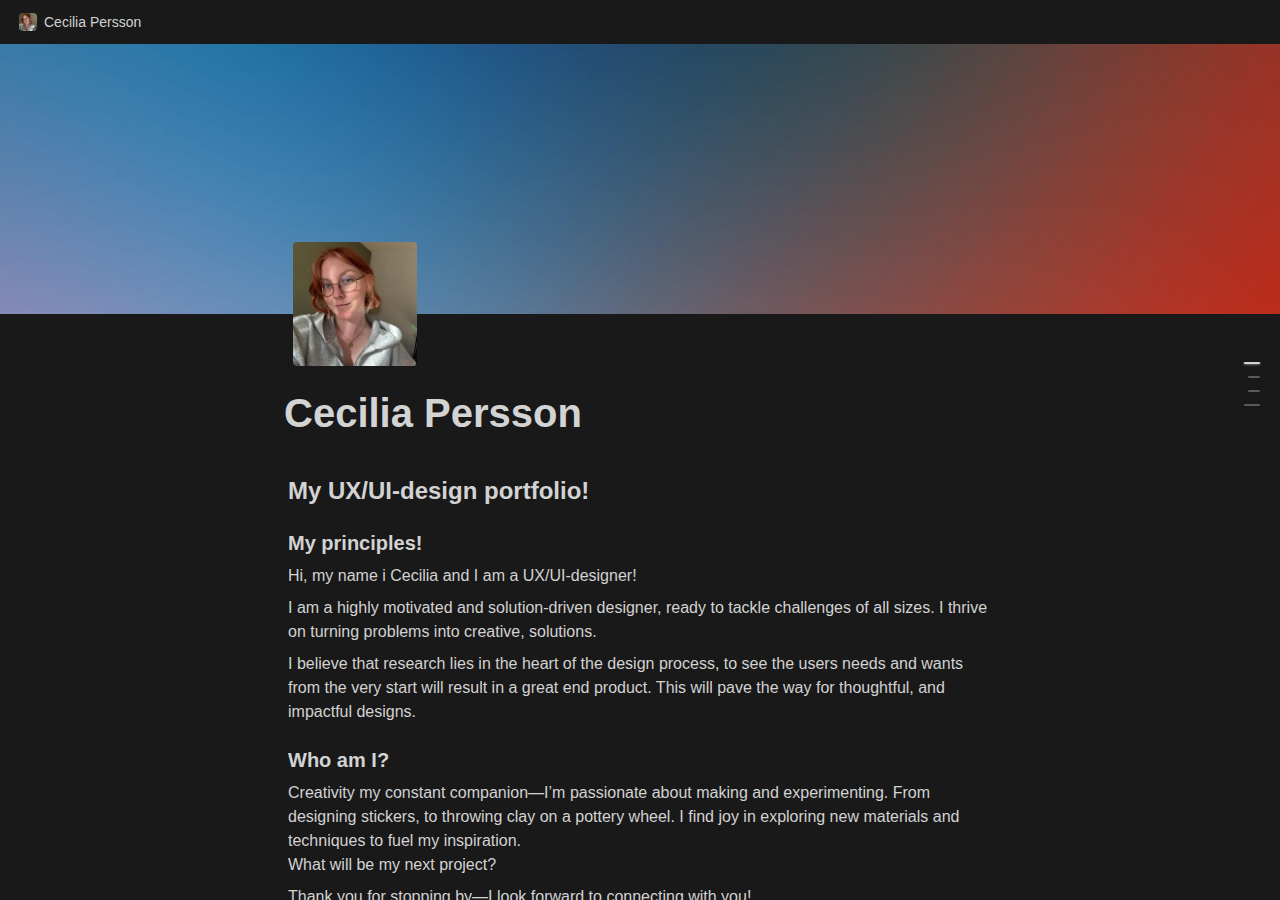
<file: index.html>
<html class="notion-html" lang="en" style="--full-viewport-height: 761px;"><head lang="en"><meta charset="utf-8"/><meta content="width=device-width,height=device-height,initial-scale=1,maximum-scale=1,user-scalable=no,viewport-fit=cover" name="viewport"/><noscript><meta content="0;url=https://www.notion.so/disabled-javascript.html" http-equiv="refresh"/></noscript><title>Cecilia Persson</title><meta content="en_US" property="og:locale"/><meta content="yes" name="mobile-web-app-capable"/><meta content="app-id=1232780281" property="apple-itunes-app"/><link href="/image/https%3A%2F%2Fprod-files-secure.s3.us-west-2.amazonaws.com%2F648340ae-2f6b-4916-8552-285585c329cb%2Fedfd9c8c-6f67-424c-a210-f4437d7c7df2%2FIMG_3897.jpeg?table=block&amp;id=158ca0c5-9029-808e-b111-f1178a3e2187&amp;spaceId=648340ae-2f6b-4916-8552-285585c329cb&amp;favicon=true&amp;userId=&amp;cache=v2" rel="shortcut icon" type="image/x-icon"/><link href="/images/logo-ios.png" rel="apple-touch-icon"/><meta content="telephone=no" name="format-detection"/><meta content="no" name="msapplication-tap-highlight"/><link href="assets/4e8dd02ae0f74049b708c079bcd1feb979cff37d.css" media="print" rel="stylesheet"/><style>body{background:#fff}body.dark{background:#191919}@keyframes startup-shimmer-animation{0%{transform:translateX(-100%) translateZ(0)}100%{transform:translateX(100%) translateZ(0)}}@keyframes startup-shimmer-fade-in{0%{opacity:0}100%{opacity:1}}@keyframes startup-spinner-rotate{0%{transform:rotate(0) translateZ(0)}100%{transform:rotate(360deg) translateZ(0)}}#initial-loading-spinner{position:fixed;height:100vh;width:100vw;z-index:-1;display:none;align-items:center;justify-content:center;opacity:.5}#initial-loading-spinner svg{height:24px;width:24px;animation:startup-spinner-rotate 1s linear infinite;transform-origin:center center;pointer-events:none}#skeleton{background:#fff;position:fixed;height:100vh;width:100vw;z-index:-1;display:none;overflow:hidden}#initial-loading-spinner.show,#skeleton.show{display:flex}body.dark #skeleton{background:#191919}.notion-front-page #skeleton,.notion-mobile #skeleton{display:none}#skeleton-sidebar{background-color:#f8f8f7;box-shadow:inset -1px 0 0 0 rgba(0,0,0,.025);display:flex;width:240px;flex-direction:column;padding:12px 14px;overflow:hidden}body.dark #skeleton-sidebar{background-color:#202020;box-shadow:inset -1px 0 0 0 rgba(255,255,255,.05)}#skeleton.isElectron #skeleton-sidebar{padding-top:46px}#skeleton .row{display:flex;margin-bottom:11px;align-items:center}#skeleton .row.fadein{animation:1s ease-in 0s 1 normal both running startup-shimmer-fade-in}#skeleton .chevron{width:12px;height:12px;display:block;margin-right:4px;fill:rgba(227,226,224,.5)}body.dark #skeleton .chevron{fill:#2f2f2f}.startup-shimmer{background:rgba(227,226,224,.5);overflow:hidden;position:relative}body.dark .startup-shimmer{background:#2f2f2f}.startup-shimmer::before{content:"";position:absolute;height:100%;width:100%;z-index:1;animation:1s linear infinite startup-shimmer-animation;background:linear-gradient(90deg,rgba(0,0,0,0) 0,rgba(0,0,0,.03) 50%,rgba(0,0,0,0) 100%)}body.dark .startup-shimmer::before{background:linear-gradient(90deg,transparent 0,rgba(86,86,86,.1) 50%,transparent 100%)}#skeleton .icon{width:20px;height:20px;border-radius:4px}#skeleton .text{height:10px;border-radius:10px}#skeleton .draggable{-webkit-app-region:drag;position:absolute;top:0;left:0;width:100%;height:36px;display:none}#skeleton.isElectron .draggable{display:block}</style><link href="assets/927c54451598b24662c11d72296de8a475c0e6aa.css" rel="stylesheet"/><link href="assets/injection.css" rel="stylesheet"/><style>


		
		
		.assistant-grouped-edit-chat-container .assistant-grouped-edit-insert {
			background: initial !important;
			border-bottom: initial !important;
			color: rgba(255, 255, 255, 0.81) !important;
		}

		.assistant-grouped-edit-chat-container .assistant-grouped-edit-remove {
			background: initial !important;
			border-bottom: initial !important;
			color: rgba(255, 255, 255, 0.13) !important;
		}
	
	</style></head><body class="notion-body"><style id="scroll-properties"></style><div id="notion-app"><div class="notion-app-inner notion-dark-theme" style='color: rgba(255, 255, 255, 0.81); fill: currentcolor; line-height: 1.5; font-family: ui-sans-serif, -apple-system, BlinkMacSystemFont, "Segoe UI Variable Display", "Segoe UI", Helvetica, "Apple Color Emoji", Arial, sans-serif, "Segoe UI Emoji", "Segoe UI Symbol"; -webkit-font-smoothing: auto; background-color: rgb(25, 25, 25); transition: height 0.1s;'><div style="height: 100%;"><div class="notion-cursor-listener" style="width: 100vw; height: 100%; position: relative; display: flex; flex: 1 1 0%; background: rgb(25, 25, 25); cursor: text;"><div class="" style="order: 3; display: flex; flex-direction: column; width: 100%; overflow: hidden; isolation: auto;"><header style="background: rgb(25, 25, 25); max-width: 100vw; z-index: 100; user-select: none;"><div class="notion-topbar" style="width: calc(100% + 0px); max-width: 100vw; height: 44px; opacity: 1; transition: opacity 700ms, color 700ms; position: relative; left: 0px;"><div style="display: flex; justify-content: space-between; align-items: center; overflow: hidden; height: 44px; padding-left: 12px; padding-right: 10px;"><div class="notranslate shadow-cursor-breadcrumb" style="display: flex; align-items: center; line-height: 1.2; font-size: 14px; height: 100%; flex-grow: 0; margin-right: 8px; min-width: 0px;"><div aria-disabled="true" role="button" style="user-select: none; transition: background 20ms ease-in; cursor: default; display: inline-flex; align-items: center; flex-shrink: 1; white-space: nowrap; height: 24px; border-radius: 6px; font-size: 14px; line-height: 1.2; min-width: 0px; padding-left: 6px; padding-right: 6px; color: rgba(255, 255, 255, 0.81);" tabindex="-1"><div class="notion-record-icon notranslate" style="display: flex; align-items: center; justify-content: center; height: 20px; width: 20px; border-radius: 0.25em; flex-shrink: 0; margin-right: 6px;"><div><div class="" style="width: 100%; height: 100%;"><img referrerpolicy="same-origin" src="assets/9152ae22c880d1008c6319cece431b4ad0bb4d6e.jpeg" style="display: block; object-fit: cover; border-radius: 4px; width: 17.76px; height: 17.76px; transition: opacity 100ms ease-out;"/></div></div></div><div class="notranslate" style="white-space: nowrap; overflow: hidden; text-overflow: ellipsis; max-width: 240px;">Cecilia Persson</div></div></div><div style="flex-grow: 1; flex-shrink: 1;"></div><div style="display: flex; justify-content: space-between; padding-left: 10px;"><div aria-disabled="true" aria-label="Close panel" class="notion-close-sidebar" role="button" style="user-select: none; transition-behavior: normal; transition-duration: 200ms; transition-timing-function: ease; transition-property: opacity; cursor: default; opacity: 0; display: inline-flex; align-items: center; justify-content: center; flex-shrink: 0; border-radius: 6px; height: 24px; width: 24px; padding: 0px; position: relative; margin-left: 10px; fill: rgba(255, 255, 255, 0.443);" tabindex="-1"><svg class="doubleChevronRight" role="graphics-symbol" style="width: 16px; height: 16px; display: block; fill: inherit; flex-shrink: 0;" viewBox="0 0 16 16"><path d="M2.25781 14.1211C2.47656 14.1211 2.66797 14.0391 2.81836 13.8887L8.14355 8.67969C8.32812 8.49512 8.41699 8.29688 8.41699 8.06445C8.41699 7.8252 8.32812 7.62012 8.14355 7.44922L2.81836 2.24023C2.66797 2.08984 2.4834 2.00781 2.25781 2.00781C1.81348 2.00781 1.46484 2.35645 1.46484 2.80078C1.46484 3.0127 1.55371 3.21777 1.7041 3.375L6.50977 8.05762L1.7041 12.7539C1.55371 12.9043 1.46484 13.1094 1.46484 13.3281C1.46484 13.7725 1.81348 14.1211 2.25781 14.1211ZM8.36914 14.1211C8.58789 14.1211 8.77246 14.0391 8.92285 13.8887L14.2549 8.67969C14.4395 8.49512 14.5283 8.29688 14.5283 8.06445C14.5283 7.8252 14.4326 7.62012 14.2549 7.44922L8.92285 2.24023C8.77246 2.08984 8.58789 2.00781 8.36914 2.00781C7.9248 2.00781 7.56934 2.35645 7.56934 2.80078C7.56934 3.0127 7.66504 3.21777 7.81543 3.375L12.6211 8.05762L7.81543 12.7539C7.66504 12.9043 7.56934 13.1094 7.56934 13.3281C7.56934 13.7725 7.9248 14.1211 8.36914 14.1211Z"></path></svg></div><div style="display: flex;"><div role="button" style="user-select: none; transition: background 20ms ease-in; cursor: pointer; display: inline-flex; align-items: center; flex-shrink: 0; white-space: nowrap; height: 28px; border-radius: 6px; font-size: 14px; line-height: 1.2; min-width: 0px; padding-left: 8px; padding-right: 8px; color: rgba(255, 255, 255, 0.81);" tabindex="0"><svg class="search" role="graphics-symbol" style="width: 14px; height: 14px; display: block; fill: inherit; flex-shrink: 0;" viewBox="0 0 16 16"><path d="M.281 6.438c0-.875.164-1.696.492-2.461a6.484 6.484 0 011.375-2.032A6.237 6.237 0 016.64.078 6.2 6.2 0 019.11.57c.77.328 1.447.787 2.03 1.375a6.374 6.374 0 011.368 2.032c.333.765.5 1.586.5 2.46 0 .688-.107 1.342-.32 1.961a6.28 6.28 0 01-.868 1.696l3.563 3.578c.11.104.19.226.242.367.057.14.086.29.086.445 0 .22-.05.417-.149.594a1.122 1.122 0 01-1 .57c-.156 0-.307-.028-.453-.086a1.058 1.058 0 01-.382-.25l-3.586-3.585c-.5.333-1.047.596-1.641.789a6.089 6.089 0 01-1.86.28 6.237 6.237 0 01-2.468-.491 6.4 6.4 0 01-2.024-1.367A6.509 6.509 0 01.773 8.913a6.256 6.256 0 01-.492-2.476zm1.664 0c0 .65.12 1.26.36 1.828a4.775 4.775 0 001.015 1.5c.433.427.933.763 1.5 1.007a4.548 4.548 0 001.82.368c.652 0 1.261-.123 1.829-.368a4.747 4.747 0 002.508-2.507 4.567 4.567 0 00.367-1.829c0-.645-.123-1.252-.367-1.82a4.776 4.776 0 00-1.016-1.5A4.578 4.578 0 008.469 2.11a4.567 4.567 0 00-1.828-.367c-.646 0-1.253.123-1.82.367a4.667 4.667 0 00-1.5 1.008c-.433.432-.772.932-1.016 1.5a4.633 4.633 0 00-.36 1.82z"></path></svg></div><div role="button" style="user-select: none; transition: background 20ms ease-in; cursor: pointer; display: inline-flex; align-items: center; flex-shrink: 0; white-space: nowrap; height: 28px; border-radius: 6px; font-size: 14px; line-height: 1.2; min-width: 0px; padding-left: 8px; padding-right: 8px; color: rgba(255, 255, 255, 0.81);" tabindex="0"><svg class="duplicate" role="graphics-symbol" style="width: 15px; height: 15px; display: block; fill: inherit; flex-shrink: 0;" viewBox="0 0 16 16"><path d="M2.83887 12.1523H4.00098V13.1846C4.00098 14.6406 4.75977 15.3994 6.24316 15.3994H13.1611C14.6377 15.3994 15.4033 14.6406 15.4033 13.1846V6.21191C15.4033 4.75586 14.6377 3.99707 13.1611 3.99707H11.999V2.96484C11.999 1.50879 11.2334 0.75 9.75684 0.75H2.83887C1.3623 0.75 0.59668 1.50195 0.59668 2.96484V9.93066C0.59668 11.3936 1.3623 12.1523 2.83887 12.1523ZM2.9209 10.8125C2.28516 10.8125 1.93652 10.4844 1.93652 9.82129V3.08105C1.93652 2.41797 2.28516 2.08301 2.9209 2.08301H9.68164C10.3105 2.08301 10.666 2.41797 10.666 3.08105V3.99707H6.24316C4.75977 3.99707 4.00098 4.75586 4.00098 6.21191V10.8125H2.9209ZM6.31836 14.0596C5.68262 14.0596 5.34082 13.7314 5.34082 13.0684V6.32812C5.34082 5.66504 5.68262 5.33691 6.31836 5.33691H13.0791C13.708 5.33691 14.0635 5.66504 14.0635 6.32812V13.0684C14.0635 13.7314 13.708 14.0596 13.0791 14.0596H6.31836Z"></path></svg></div><div aria-label="More actions" role="button" style="user-select: none; transition: background 20ms ease-in; cursor: pointer; display: flex; align-items: center; justify-content: center; width: 32px; height: 28px; border-radius: 4px;" tabindex="0"><svg class="ellipsis" role="graphics-symbol" style="width: 18px; height: 18px; display: block; fill: inherit; flex-shrink: 0;" viewBox="0 0 16 16"><path d="M2.887 9.014c.273 0 .52-.064.738-.192.219-.132.394-.307.526-.526.133-.219.199-.46.199-.725 0-.405-.142-.747-.424-1.025a1.41 1.41 0 00-1.04-.417c-.264 0-.505.066-.724.198a1.412 1.412 0 00-.718 1.244c0 .265.064.506.192.725.132.219.307.394.526.526.219.128.46.192.725.192zm5.113 0a1.412 1.412 0 001.244-.718c.132-.219.198-.46.198-.725 0-.405-.14-.747-.423-1.025A1.386 1.386 0 008 6.129c-.264 0-.506.066-.725.198a1.412 1.412 0 00-.718 1.244c0 .265.064.506.192.725.132.219.308.394.526.526.22.128.46.192.725.192zm5.106 0c.265 0 .506-.064.725-.192.219-.132.394-.307.526-.526.133-.219.199-.46.199-.725 0-.405-.142-.747-.424-1.025a1.394 1.394 0 00-1.026-.417 1.474 1.474 0 00-1.265.718c-.127.218-.19.46-.19.724 0 .265.063.506.19.725.133.219.308.394.527.526.223.128.47.192.738.192z"></path></svg></div><div role="button" style="user-select: none; transition: background 20ms ease-in; cursor: pointer; display: inline-flex; align-items: center; justify-content: center; white-space: nowrap; border-radius: 6px; height: 32px; padding: 0px 10px; font-size: 14px; line-height: 1.2; border: 1px solid rgba(255, 255, 255, 0.13); margin-left: 8px;" tabindex="0">Made with<svg class="notionLogoBlockMonoWhite" role="graphics-symbol" style="width: 14px; height: 14px; display: block; fill: inherit; flex-shrink: 0; margin-left: 6px;" viewBox="0 0 381 396"><path clip-rule="evenodd" d="M235.875 0.868913L42.2191 15.1299L42.0716 15.1427C29.2402 16.2539 17.5452 21.4575 9.54377 31.7056C2.00788 41.3575 0 52.6286 0 61.8081V273.61C0 290.004 6.39474 302.931 16.1515 315.934L16.2408 316.053L61.92 375.319L61.9886 375.407C67.4438 382.345 74.2617 388.53 83.9092 392.051C92.764 395.282 101.803 395.406 109.715 395.029L109.86 395.022L335.006 381.426L335.127 381.417C347.547 380.535 360.717 376.889 370.12 366.212C379.335 355.75 380.958 342.967 380.958 333.359V95.0753C380.958 86.7983 378.898 78.5009 372.39 70.965C368.595 66.5704 363.178 62.6545 359.406 59.9283C358.887 59.5528 358.398 59.1998 357.95 58.8713L357.768 58.7383L295.914 15.2639C287.833 9.40276 279.51 4.11203 268.519 1.62123C258.306 -0.693516 247.597 -0.133719 235.875 0.868913ZM44.056 38.0569L237.701 23.7967C239.187 23.6692 240.605 23.5551 241.959 23.4557C262.28 21.965 268.533 23.8019 282.545 33.9806L344.359 77.4261C344.891 77.8156 345.404 78.1905 345.899 78.5522C354.904 85.1258 357.958 87.3558 357.958 95.0753V333.359C357.958 347.359 353.177 355.996 336.907 358.134C335.822 358.277 334.687 358.391 333.498 358.475L108.619 372.055C94.3416 372.736 87.5464 370.701 80.0693 361.191L34.5487 302.131C34.0389 301.451 33.5477 300.782 33.0748 300.123C25.9812 290.237 23 282.531 23 273.61V61.8081C23 60.2816 23.085 58.7867 23.2643 57.3368C23.7339 53.5393 24.8501 50.0501 26.7789 47.1082C26.814 47.0547 26.8493 47.0014 26.8849 46.9483C26.9254 46.8879 26.9662 46.8277 27.0074 46.7677C30.2624 42.0312 35.7039 38.7802 44.056 38.0569Z" fill="white" fill-rule="evenodd"></path><path d="M80.7599 84.2182C91.6206 93.0413 95.6948 92.3681 116.088 91.0076L308.351 79.463C312.429 79.463 309.038 75.3949 307.678 74.7188L275.747 51.6355C269.629 46.8857 261.478 41.446 245.855 42.8066L59.6871 56.3852C52.8978 57.0584 51.5415 60.453 54.2457 63.1742L80.7599 84.2182Z" fill="white"></path><path clip-rule="evenodd" d="M92.3031 331.318V129.025C92.3031 120.201 95.021 116.125 103.169 115.44L323.977 102.546C331.466 101.868 334.857 106.623 334.857 115.44V316.376C334.857 325.208 333.495 332.686 321.261 333.359L109.964 345.585C97.7361 346.257 92.3031 342.191 92.3031 331.318ZM294.768 152.79C300.894 152.102 302.249 145.992 300.894 139.876L254.001 142.606C247.206 143.279 241.778 148.708 243.135 156.184L260.804 158.213V251.899L191.501 145.995L141.221 149.384C131.703 150.068 128.311 158.886 129.672 165.002L146.654 166.363V300.099L134.424 303.489C129.67 304.848 128.308 311.631 129.67 314.35L176.538 311.631C193.54 311.631 193.54 299.418 193.54 299.418L172.467 294.662V193.514L239.06 298.057C247.206 308.234 249.929 311.631 260.804 311.631C267.596 311.631 275.747 308.915 284.586 304.164V154.818L294.768 152.79Z" fill="white" fill-rule="evenodd"></path></svg></div></div></div></div></div><div style="width: calc(100% + 0px); user-select: none;"></div></header><main class="notion-frame" style="flex-grow: 0; flex-shrink: 1; display: flex; flex-direction: column; background: rgb(25, 25, 25); z-index: 1; height: calc(-44px + 100vh); max-height: 100%; position: relative; width: 1200px; transform: translateX(0px); transition-duration: 200ms; transition-timing-function: ease; transition-property: width, transform;"><div style="display: contents;"><div class="notion-scroller vertical" style="z-index: 1; display: flex; flex-direction: column; flex-grow: 1; position: relative; align-items: center; margin-right: 0px; margin-bottom: 0px; overflow: hidden auto;"><div class="sticky-portal-target" data-sticky-stack-name="default" style="position: sticky; z-index: 85; width: 100%; top: 0px; left: 0px; height: 0px; flex: 0 1 0%;"></div><div style="position: absolute; top: 0px; left: 0px; z-index: 99;"><div class="notion-selectable-hover-menu-item"></div></div><div aria-disabled="true" aria-label="Start typing to edit text" aria-multiline="true" class="whenContentEditable" data-content-editable-root="true" role="textbox" style="caret-color: rgba(255, 255, 255, 0.81); width: 100%; display: flex; flex-direction: column; position: relative; align-items: center; flex-grow: 1; --whenContentEditable--WebkitUserModify: read-write-plaintext-only;"><span data-content-editable-root-tiny-selection-trap="true" style="height: 1px; width: 1px; caret-color: transparent; margin-top: -1px;"></span><div class="layout" style="padding-bottom: 30vh; transform: translateX(0px); transition-duration: 200ms; transition-timing-function: ease; transition-property: transform;"><div class="pseudoSelection" contenteditable="false" data-content-editable-void="true" style="user-select: none; --pseudoSelection--background: transparent; display: contents;"><div class="layout-margin-right" style="width: calc(100% + 0px); grid-row: 1 / -1; padding-left: 0px; position: sticky; top: 0px; right: 0px; z-index: 80; transition: opacity 0.2s; opacity: 1; visibility: visible; pointer-events: none;"><div style="width: 100%; height: 0px;"></div><div class="hide-scrollbar ignore-scrolling-container notion-floating-table-of-contents" style="position: absolute; top: 0px; width: calc(100% + 0px); height: calc(-44px + 100vh); display: flex; flex-direction: column; pointer-events: none;"><div style="display: flex;"><div contenteditable="false" data-content-editable-void="true" style="width: 100%;"><div style="max-height: 319px; margin-bottom: 60px; pointer-events: auto;"><div style="max-height: 319px; display: flex; flex-direction: row; position: absolute; top: 318px; right: 0px; overflow-y: hidden; opacity: 1;"><div style="width: 56px; display: flex; flex-direction: column; justify-content: center; padding-bottom: 12px; padding-right: 8px;"><div style="display: flex; flex-direction: column; gap: 12px; padding-left: 20px; padding-bottom: 12px; height: 100%;"><div><div style="background-color: rgb(211, 211, 211); height: 2px; width: 16px; transition: background 0.2s, box-shadow 0.2s; box-shadow: rgb(211, 211, 211) 0px 0px 3px; border-radius: 2px; margin-left: 0px;"></div></div><div><div style="background-color: rgb(90, 90, 90); height: 2px; width: 12px; transition: background 0.2s, box-shadow 0.2s; box-shadow: none; border-radius: 2px; margin-left: 4px;"></div></div><div><div style="background-color: rgb(90, 90, 90); height: 2px; width: 12px; transition: background 0.2s, box-shadow 0.2s; box-shadow: none; border-radius: 2px; margin-left: 4px;"></div></div><div><div style="background-color: rgb(90, 90, 90); height: 2px; width: 16px; transition: background 0.2s, box-shadow 0.2s; box-shadow: none; border-radius: 2px; margin-left: 0px;"></div></div></div></div></div></div></div></div></div></div></div><div class="layout-full" style="isolation: isolate;"><div class="pseudoSelection" contenteditable="false" data-content-editable-void="true" style="user-select: none; --pseudoSelection--background: transparent; width: 100%; display: flex; flex-direction: column; align-items: center; flex-shrink: 0; flex-grow: 0; z-index: 2; transform: translateX(0px); transition-duration: 200ms; transition-timing-function: ease; transition-property: transform;"><div style="position: relative; width: 100%; z-index: 1; display: flex; flex-direction: column; align-items: center; height: 30vh; max-height: 280px; cursor: default;"><div style="width: 100%; cursor: inherit;"><div style="display: grid; width: 100%; height: 30vh; max-height: 280px;"><div class="" style="grid-area: 1 / 1; width: 100%; height: 100%;"><img referrerpolicy="same-origin" src="assets/36bb7466ac6245be91a62e6e12a132c0eb3ca09e.jpg" style="display: block; object-fit: cover; border-radius: 0px; width: 100%; height: 30vh; max-height: 280px; opacity: 1; object-position: center 40%;"/></div></div></div><div aria-hidden="true" style='background: rgba(0, 0, 0, 0.4); border-radius: 4px; color: white; font-size: 12px; font-family: ui-sans-serif, -apple-system, BlinkMacSystemFont, "Segoe UI Variable Display", "Segoe UI", Helvetica, "Apple Color Emoji", Arial, sans-serif, "Segoe UI Emoji", "Segoe UI Symbol"; width: 180px; left: calc(50% - 90px); padding: 0.3em 1.5em; pointer-events: none; position: absolute; top: calc(50% - 10px); text-align: center; opacity: 0;'>Drag image to reposition</div></div></div></div><div class="layout-content" style="margin-bottom: 0px; padding-bottom: 0px; margin-left: -4px;"><div style="width: 100%; display: flex; flex-direction: column; align-items: center; flex-shrink: 0; flex-grow: 0;"><div style="max-width: 100%; padding-left: calc(0px + env(safe-area-inset-left)); width: 100%;"><div class="pseudoSelection" contenteditable="false" data-content-editable-void="true" style="user-select: none; --pseudoSelection--background: transparent; pointer-events: none;"><div style="display: flow-root; pointer-events: auto;"><div class="notion-record-icon notranslate" style="display: flex; align-items: center; justify-content: center; height: 140px; width: 140px; border-radius: 0.25em; flex-shrink: 0; position: relative; z-index: 1; margin-left: 3px; margin-bottom: 0px; margin-top: -80px; pointer-events: auto;"><div><div class="" style="width: 100%; height: 100%;"><img alt="Page icon" referrerpolicy="same-origin" src="assets/97baa99c3db5c67794475114da70ceaf8960c229.jpeg" style="display: block; object-fit: cover; border-radius: 4px; width: 124.32px; height: 124.32px; transition: opacity 100ms ease-out;"/></div></div></div></div><div><div class="notion-page-controls" style='display: flex; justify-content: flex-start; flex-wrap: wrap; padding-top: 8px; padding-bottom: 4px; margin-left: -1px; color: rgba(255, 255, 255, 0.282); font-family: ui-sans-serif, -apple-system, BlinkMacSystemFont, "Segoe UI Variable Display", "Segoe UI", Helvetica, "Apple Color Emoji", Arial, sans-serif, "Segoe UI Emoji", "Segoe UI Symbol"; pointer-events: auto;'></div></div></div><div style="padding-right: calc(0px + env(safe-area-inset-right));"><div><div class="notion-selectable notion-page-block" data-block-id="158ca0c5-9029-808e-b111-f1178a3e2187" style='color: rgba(255, 255, 255, 0.81); font-weight: 700; line-height: 1.2; font-size: 40px; font-family: ui-sans-serif, -apple-system, BlinkMacSystemFont, "Segoe UI Variable Display", "Segoe UI", Helvetica, "Apple Color Emoji", Arial, sans-serif, "Segoe UI Emoji", "Segoe UI Symbol"; cursor: text; display: flex; align-items: center;'><h1 contenteditable="false" data-content-editable-leaf="true" placeholder="New page" spellcheck="true" style="max-width: 100%; width: 100%; white-space: pre-wrap; word-break: break-word; caret-color: rgba(255, 255, 255, 0.81); padding-top: 3px; padding-left: 2px; padding-right: 2px; font-size: 1em; font-weight: inherit; margin: 0px;">Cecilia Persson</h1></div><div style="margin-left: 4px;"></div></div></div></div></div></div><div class="layout-content" style="min-height: 170px; padding-top: 5px;"><div class="notion-page-content" style="flex-shrink: 0; flex-grow: 1; max-width: 100%; display: flex; align-items: flex-start; flex-direction: column; font-size: 16px; line-height: 1.5; width: 100%; z-index: 4; padding: 8px 0px 0px;"><div class="notion-selectable notion-sub_header-block start-of-content" data-block-id="17aca0c5-9029-80c7-82f6-c6aafb02a000" style="width: 100%; max-width: 1008px; margin-top: 1.4em; margin-bottom: 1px;"><div style="display: flex; width: 100%; color: inherit; fill: inherit;"><h3 contenteditable="false" data-content-editable-leaf="true" placeholder="Heading 2" spellcheck="true" style='max-width: 100%; width: 100%; white-space: pre-wrap; word-break: break-word; caret-color: rgba(255, 255, 255, 0.81); padding: 3px 2px; font-family: ui-sans-serif, -apple-system, BlinkMacSystemFont, "Segoe UI Variable Display", "Segoe UI", Helvetica, "Apple Color Emoji", Arial, sans-serif, "Segoe UI Emoji", "Segoe UI Symbol"; font-weight: 600; font-size: 1.5em; line-height: 1.3; margin: 0px;'>My UX/UI-design portfolio!</h3><div style="position: relative; left: 0px;"></div></div></div><div class="notion-selectable notion-sub_sub_header-block" data-block-id="17cca0c5-9029-803b-b0ac-e61e928a8456" style="width: 100%; max-width: 1008px; margin-top: 1em; margin-bottom: 1px;"><div style="display: flex; width: 100%; color: inherit; fill: inherit;"><h4 contenteditable="false" data-content-editable-leaf="true" placeholder="Heading 3" spellcheck="true" style='max-width: 100%; width: 100%; white-space: pre-wrap; word-break: break-word; caret-color: rgba(255, 255, 255, 0.81); padding: 3px 2px; font-family: ui-sans-serif, -apple-system, BlinkMacSystemFont, "Segoe UI Variable Display", "Segoe UI", Helvetica, "Apple Color Emoji", Arial, sans-serif, "Segoe UI Emoji", "Segoe UI Symbol"; font-weight: 600; font-size: 1.25em; line-height: 1.3; margin: 0px;'>My principles!</h4><div style="position: relative; left: 0px;"></div></div></div><div class="notion-selectable notion-text-block" data-block-id="158ca0c5-9029-81e5-ab01-ed96e9ccd9d9" style="width: 100%; max-width: 1008px; margin-top: 1px; margin-bottom: 1px;"><div style="color: inherit; fill: inherit;"><div style="display: flex;"><div contenteditable="false" data-content-editable-leaf="true" placeholder=" " spellcheck="true" style="max-width: 100%; width: 100%; white-space: pre-wrap; word-break: break-word; caret-color: rgba(255, 255, 255, 0.81); padding: 3px 2px;">Hi, my name i Cecilia and I am a UX/UI-designer! </div><div style="position: relative; left: 0px;"></div></div></div></div><div class="notion-selectable notion-text-block" data-block-id="17cca0c5-9029-8013-94dd-dd01d340071c" style="width: 100%; max-width: 1008px; margin-top: 1px; margin-bottom: 1px;"><div style="color: inherit; fill: inherit;"><div style="display: flex;"><div contenteditable="false" data-content-editable-leaf="true" placeholder=" " spellcheck="true" style="max-width: 100%; width: 100%; white-space: pre-wrap; word-break: break-word; caret-color: rgba(255, 255, 255, 0.81); padding: 3px 2px;">I am a highly motivated and solution-driven designer, ready to tackle challenges of all sizes. I thrive on turning problems into creative, solutions. </div><div style="position: relative; left: 0px;"></div></div></div></div><div class="notion-selectable notion-text-block" data-block-id="17cca0c5-9029-804c-aa51-ff4be4047fd8" style="width: 100%; max-width: 1008px; margin-top: 1px; margin-bottom: 1px;"><div style="color: inherit; fill: inherit;"><div style="display: flex;"><div contenteditable="false" data-content-editable-leaf="true" placeholder=" " spellcheck="true" style="max-width: 100%; width: 100%; white-space: pre-wrap; word-break: break-word; caret-color: rgba(255, 255, 255, 0.81); padding: 3px 2px;">I believe that research lies in the heart of the design process, to see the users needs and wants from the very start will result in a great end product. This will pave the way for thoughtful, and impactful designs.</div><div style="position: relative; left: 0px;"></div></div></div></div><div class="notion-selectable notion-sub_sub_header-block" data-block-id="17cca0c5-9029-8091-9429-f2ca2736a185" style="width: 100%; max-width: 1008px; margin-top: 1em; margin-bottom: 1px;"><div style="display: flex; width: 100%; color: inherit; fill: inherit;"><h4 contenteditable="false" data-content-editable-leaf="true" placeholder="Heading 3" spellcheck="true" style='max-width: 100%; width: 100%; white-space: pre-wrap; word-break: break-word; caret-color: rgba(255, 255, 255, 0.81); padding: 3px 2px; font-family: ui-sans-serif, -apple-system, BlinkMacSystemFont, "Segoe UI Variable Display", "Segoe UI", Helvetica, "Apple Color Emoji", Arial, sans-serif, "Segoe UI Emoji", "Segoe UI Symbol"; font-weight: 600; font-size: 1.25em; line-height: 1.3; margin: 0px;'>Who am I?</h4><div style="position: relative; left: 0px;"></div></div></div><div class="notion-selectable notion-text-block" data-block-id="17cca0c5-9029-80bb-b8e5-d96e3b1f1e99" style="width: 100%; max-width: 1008px; margin-top: 1px; margin-bottom: 1px;"><div style="color: inherit; fill: inherit;"><div style="display: flex;"><div contenteditable="false" data-content-editable-leaf="true" placeholder=" " spellcheck="true" style="max-width: 100%; width: 100%; white-space: pre-wrap; word-break: break-word; caret-color: rgba(255, 255, 255, 0.81); padding: 3px 2px;">Creativity my constant companion—I’m passionate about making and experimenting. From designing stickers, to throwing clay on a pottery wheel. I find joy in exploring new materials and techniques to fuel my inspiration. 
What will be my next project? </div><div style="position: relative; left: 0px;"></div></div></div></div><div class="notion-selectable notion-text-block" data-block-id="17cca0c5-9029-8011-a942-d9ec69908c59" style="width: 100%; max-width: 1008px; margin-top: 1px; margin-bottom: 1px;"><div style="color: inherit; fill: inherit;"><div style="display: flex;"><div contenteditable="false" data-content-editable-leaf="true" placeholder=" " spellcheck="true" style="max-width: 100%; width: 100%; white-space: pre-wrap; word-break: break-word; caret-color: rgba(255, 255, 255, 0.81); padding: 3px 2px;">Thank you for stopping by—I look forward to connecting with you!</div><div style="position: relative; left: 0px;"></div></div></div></div><div class="notion-selectable notion-text-block" data-block-id="158ca0c5-9029-814e-bc01-e08d32f8a065" style="width: 100%; max-width: 1008px; margin-top: 1px; margin-bottom: 1px;"><div style="color: inherit; fill: inherit;"><div style="display: flex;"><div contenteditable="false" data-content-editable-leaf="true" placeholder=" " spellcheck="true" style="max-width: 100%; width: 100%; white-space: pre-wrap; word-break: break-word; caret-color: rgba(255, 255, 255, 0.81); padding: 3px 2px; min-height: 1em; color: rgba(255, 255, 255, 0.81); -webkit-text-fill-color: rgba(255, 255, 255, 0.282);"></div><div style="position: relative; left: 0px;"></div></div></div></div><div class="notion-selectable notion-collection_view-block" data-block-id="158ca0c5-9029-8137-b039-f7ca4346efd4" style="width: 100%; max-width: 1200px; align-self: center; margin-top: 1px; margin-bottom: 1px;"><div style="display: contents;"><div style="position: relative;"><div></div></div><div contenteditable="false" data-content-editable-void="true" style="min-height: 40px; width: 1200px; position: relative; left: -246px; flex-shrink: 0; padding-left: 246px; padding-right: 246px;"><div class="notion-selectable notion-collection_view-block" data-block-id="158ca0c5-9029-8137-b039-f7ca4346efd4"><div style="display: flex; align-items: center; height: 40px; box-shadow: rgb(47, 47, 47) 0px 1px 0px; margin-bottom: 1px; left: 246px; width: 100%;"><div role="tablist" style="display: flex; align-items: center; height: 100%; flex-grow: 1; overflow: hidden;"><div class="notion-collection-view-tab-button" style="display: flex; align-items: center; background: none; height: 100%;"><div aria-selected="true" role="tab" style="user-select: none; transition: background 20ms ease-in; cursor: pointer; display: flex; align-items: center; flex-shrink: 0; white-space: nowrap; height: 28px; border-radius: 6px; font-size: 14px; line-height: 1.2; min-width: 0px; padding-left: 8px; padding-right: 8px; color: rgba(255, 255, 255, 0.81); font-weight: 500; max-width: 220px;" tabindex="0"><svg class="collectionGallery" role="graphics-symbol" style="width: 16px; height: 16px; display: block; fill: rgba(255, 255, 255, 0.81); flex-shrink: 0; margin-right: 6px;" viewBox="0 0 16 16"><path d="M2.0542 7.75952H5.96973C7.00464 7.75952 7.50562 7.25854 7.50562 6.19727V3.58691C7.50562 2.53223 7.00464 2.03125 5.96973 2.03125H2.0542C1.01929 2.03125 0.518311 2.53223 0.518311 3.58691V6.19727C0.518311 7.25854 1.01929 7.75952 2.0542 7.75952ZM10.0303 7.75952H13.9392C14.9741 7.75952 15.4751 7.25854 15.4751 6.19727V3.58691C15.4751 2.53223 14.9741 2.03125 13.9392 2.03125H10.0303C8.98877 2.03125 8.48779 2.53223 8.48779 3.58691V6.19727C8.48779 7.25854 8.98877 7.75952 10.0303 7.75952ZM2.06079 6.55322C1.83008 6.55322 1.71802 6.44116 1.71802 6.20386V3.58032C1.71802 3.34961 1.83008 3.23755 2.06079 3.23755H5.96313C6.18726 3.23755 6.30591 3.34961 6.30591 3.58032V6.20386C6.30591 6.44116 6.18726 6.55322 5.96313 6.55322H2.06079ZM10.0369 6.55322C9.79956 6.55322 9.69409 6.44116 9.69409 6.20386V3.58032C9.69409 3.34961 9.79956 3.23755 10.0369 3.23755H13.9392C14.1633 3.23755 14.2754 3.34961 14.2754 3.58032V6.20386C14.2754 6.44116 14.1633 6.55322 13.9392 6.55322H10.0369ZM2.0542 14.4634H5.96973C7.00464 14.4634 7.50562 13.969 7.50562 12.9077V10.2974C7.50562 9.24268 7.00464 8.7417 5.96973 8.7417H2.0542C1.01929 8.7417 0.518311 9.24268 0.518311 10.2974V12.9077C0.518311 13.969 1.01929 14.4634 2.0542 14.4634ZM10.0303 14.4634H13.9392C14.9741 14.4634 15.4751 13.969 15.4751 12.9077V10.2974C15.4751 9.24268 14.9741 8.7417 13.9392 8.7417H10.0303C8.98877 8.7417 8.48779 9.24268 8.48779 10.2974V12.9077C8.48779 13.969 8.98877 14.4634 10.0303 14.4634ZM2.06079 13.2637C1.83008 13.2637 1.71802 13.1516 1.71802 12.9143V10.2974C1.71802 10.0601 1.83008 9.94141 2.06079 9.94141H5.96313C6.18726 9.94141 6.30591 10.0601 6.30591 10.2974V12.9143C6.30591 13.1516 6.18726 13.2637 5.96313 13.2637H2.06079ZM10.0369 13.2637C9.79956 13.2637 9.69409 13.1516 9.69409 12.9143V10.2974C9.69409 10.0601 9.79956 9.94141 10.0369 9.94141H13.9392C14.1633 9.94141 14.2754 10.0601 14.2754 10.2974V12.9143C14.2754 13.1516 14.1633 13.2637 13.9392 13.2637H10.0369Z"></path></svg><span style="white-space: nowrap; overflow: hidden; text-overflow: ellipsis; margin-top: 1px;">Gallery</span></div></div></div></div></div><div dir="ltr" style="width: 100%; left: 246px;"><div style="padding-top: 8px; width: 100%; display: flex; align-items: center; justify-content: space-between;"><a href="158ca0c590298137b039f7ca4346efd.html" rel="noopener noreferrer" role="link" style="display: flex; color: inherit; text-decoration: none; user-select: none; transition: background 20ms ease-in; cursor: pointer; width: max-content; max-width: 100%; margin-right: 4px; white-space: nowrap; overflow: hidden; text-overflow: ellipsis; padding-left: 4px; padding-right: 4px; align-items: center; border-radius: 4px;"><div style="position: relative; width: 24px; height: 24px; margin-right: 4px;"><div class="notion-record-icon notranslate" style="display: flex; align-items: center; justify-content: center; height: 22px; width: 22px; border-radius: 0.25em; flex-shrink: 0; margin-right: 4px;"><div style="display: flex; align-items: center; justify-content: center; height: 22px; width: 22px;"><div style="height: 19.8px; width: 19.8px; font-size: 19.8px; line-height: 1; margin-left: 0px; color: rgb(246, 246, 246);"><span aria-label="🧑🏻‍💻" role="img" style='white-space: nowrap; font-family: "Apple Color Emoji", "Segoe UI Emoji", "Segoe UI Symbol";'>🧑🏻‍💻</span></div></div></div></div><div><div style="display: flex;"><div class="notranslate" style="white-space: nowrap; overflow: hidden; text-overflow: ellipsis; font-weight: 700; font-size: 22px; display: -webkit-box; -webkit-line-clamp: 1; -webkit-box-orient: vertical;">Featured Work</div></div></div></a></div></div></div><div contenteditable="false" data-content-editable-void="true" style="flex-grow: 1; flex-shrink: 0; display: flex; flex-direction: column; position: relative; max-height: inherit; width: 1200px; left: -246px;"><div style="position: relative;"><div class="notion-scroller horizontal notion-collection-view-body" style="z-index: 1; flex-grow: 1; flex-shrink: 0; height: 100%; overflow: auto hidden; margin-right: 0px; margin-bottom: 0px;"><div class="notion-gallery-view" style="padding-bottom: 0px; padding-left: 246px; padding-right: 246px; min-width: 708px;"><div class="notion-selectable notion-collection_view-block" data-block-id="158ca0c5-9029-8137-b039-f7ca4346efd4"><div><div style="display: grid; position: relative; grid-template-columns: repeat(auto-fill, minmax(320px, 1fr)); gap: 16px; padding-top: 16px; padding-bottom: 4px;"><div style="width: 4px; position: absolute; top: 16px; bottom: 4px;"><div class="notion-selectable notion-collection_view-block end-of-content" data-block-id="158ca0c5-9029-8137-b039-f7ca4346efd4" style="width: 100%; height: 100%;"></div></div></div></div></div></div></div></div></div></div></div><div class="notion-selectable notion-sub_header-block" data-block-id="17cca0c5-9029-8035-9ccd-d99fb7acb30f" style="width: 100%; max-width: 1008px; margin-top: 1.4em; margin-bottom: 1px;"><div style="display: flex; width: 100%; color: inherit; fill: inherit;"><h3 contenteditable="false" data-content-editable-leaf="true" placeholder="Heading 2" spellcheck="true" style='max-width: 100%; width: 100%; white-space: pre-wrap; word-break: break-word; caret-color: rgba(255, 255, 255, 0.81); padding: 3px 2px; font-family: ui-sans-serif, -apple-system, BlinkMacSystemFont, "Segoe UI Variable Display", "Segoe UI", Helvetica, "Apple Color Emoji", Arial, sans-serif, "Segoe UI Emoji", "Segoe UI Symbol"; font-weight: 600; font-size: 1.5em; line-height: 1.3; margin: 0px;'><span class="notion-enable-hover" data-token-index="0" style="color:rgba(255, 255, 255, 0.81);isolation:auto">Contact me! </span></h3><div style="position: relative; left: 0px;"></div></div></div><div class="notion-selectable notion-text-block" data-block-id="17cca0c5-9029-806f-bb9a-c7949703733c" style="width: 100%; max-width: 1008px; margin-top: 1px; margin-bottom: 1px;"><div style="color: inherit; fill: inherit;"><div style="display: flex;"><div contenteditable="false" data-content-editable-leaf="true" placeholder=" " spellcheck="true" style="max-width: 100%; width: 100%; white-space: pre-wrap; word-break: break-word; caret-color: rgba(255, 255, 255, 0.81); padding: 3px 2px;">Want to know more about this project or see how i built my designsystem? Don’t hesitate to reach out, you can contact me at:</div><div style="position: relative; left: 0px;"></div></div></div></div><div class="notion-selectable notion-text-block" data-block-id="17cca0c5-9029-8056-8839-d4da5823037c" style="width: 100%; max-width: 1008px; margin-top: 1px; margin-bottom: 1px;"><div style="color: inherit; fill: inherit;"><div style="display: flex;"><div contenteditable="false" data-content-editable-leaf="true" placeholder=" " spellcheck="true" style="max-width: 100%; width: 100%; white-space: pre-wrap; word-break: break-word; caret-color: rgba(255, 255, 255, 0.81); padding: 3px 2px;"><span aria-label="✉️" role="img" style='white-space:nowrap;font-size:1em;font-family:"Apple Color Emoji", "Segoe UI Emoji", "Segoe UI Symbol"'>✉️</span> cecilia-persson@outlook.com</div><div style="position: relative; left: 0px;"></div></div></div></div><div class="notion-selectable notion-text-block" data-block-id="17cca0c5-9029-8042-b99c-e062dac06be5" style="width: 100%; max-width: 1008px; margin-top: 1px; margin-bottom: 1px;"><div style="color: inherit; fill: inherit;"><div style="display: flex;"><div contenteditable="false" data-content-editable-leaf="true" placeholder=" " spellcheck="true" style="max-width: 100%; width: 100%; white-space: pre-wrap; word-break: break-word; caret-color: rgba(255, 255, 255, 0.81); padding: 3px 2px;"><span aria-label="📞" role="img" style='white-space:nowrap;font-size:1em;font-family:"Apple Color Emoji", "Segoe UI Emoji", "Segoe UI Symbol"'>📞</span> 073-0945855</div><div style="position: relative; left: 0px;"></div></div></div></div><div class="notion-selectable notion-text-block end-of-content" data-block-id="17cca0c5-9029-8079-bf82-d928d8f646c6" style="width: 100%; max-width: 1008px; margin-top: 1px; margin-bottom: 0px;"><div style="color: inherit; fill: inherit;"><div style="display: flex;"><div contenteditable="false" data-content-editable-leaf="true" placeholder=" " spellcheck="true" style="max-width: 100%; width: 100%; white-space: pre-wrap; word-break: break-word; caret-color: rgba(255, 255, 255, 0.81); padding: 3px 2px;"><span class="notion-enable-hover" data-token-index="0" style="color:rgba(255, 255, 255, 0.81);isolation:auto"><span aria-label="👩‍💻" role="img" style='white-space:nowrap;font-size:1em;font-family:"Apple Color Emoji", "Segoe UI Emoji", "Segoe UI Symbol"'>👩‍💻</span> </span><a class="notion-link-token notion-focusable-token notion-enable-hover" data-token-index="1" href="https://www.linkedin.com/in/cecilia-persson-511b601a9/" rel="noopener noreferrer" style="cursor:pointer;color:rgba(255, 255, 255, 0.81);word-wrap:break-word;isolation:auto;text-decoration:inherit" tabindex="0"><span class="link-annotation-17cca0c5-9029-8079-bf82-d928d8f646c6-1546687105" style="border-bottom:0.05em solid;border-color:rgba(255, 255, 255, 0.283);opacity:0.7">https://www.linkedin.com/in/cecilia-persson-511b601a9/</span></a></div><div style="position: relative; left: 0px;"></div></div></div></div></div></div></div><span data-content-editable-root-tiny-selection-trap="true" style="height: 1px; width: 1px; caret-color: transparent;"></span></div><div class="notion-presence-container" style="position: absolute; top: 0px; left: 0px; z-index: 89;"><div></div></div><div class="sticky-portal-target" data-sticky-stack-name="default" style="position: sticky; z-index: 85; width: 100%; bottom: 0px; left: 0px; flex: 0 1 0%;"></div></div></div></main></div><div aria-hidden="true" aria-label="Side Peek" class="notion-peek-renderer" role="region" style="position: fixed; top: 0px; right: 0px; bottom: 0px; width: 600px; z-index: 109; transform: translateX(600px) translateZ(0px); transition-property: width, transform; transition-duration: 200ms; transition-delay: 0ms; transition-timing-function: ease;"></div></div></div></div></div><script src="assets/injection.js" type="text/javascript"></script><div style="position: absolute; left: 0px; top: 0px; pointer-events: none; opacity: 0; font-size: 14px; font-weight: 500;">Gallery</div></body></html>
</file>
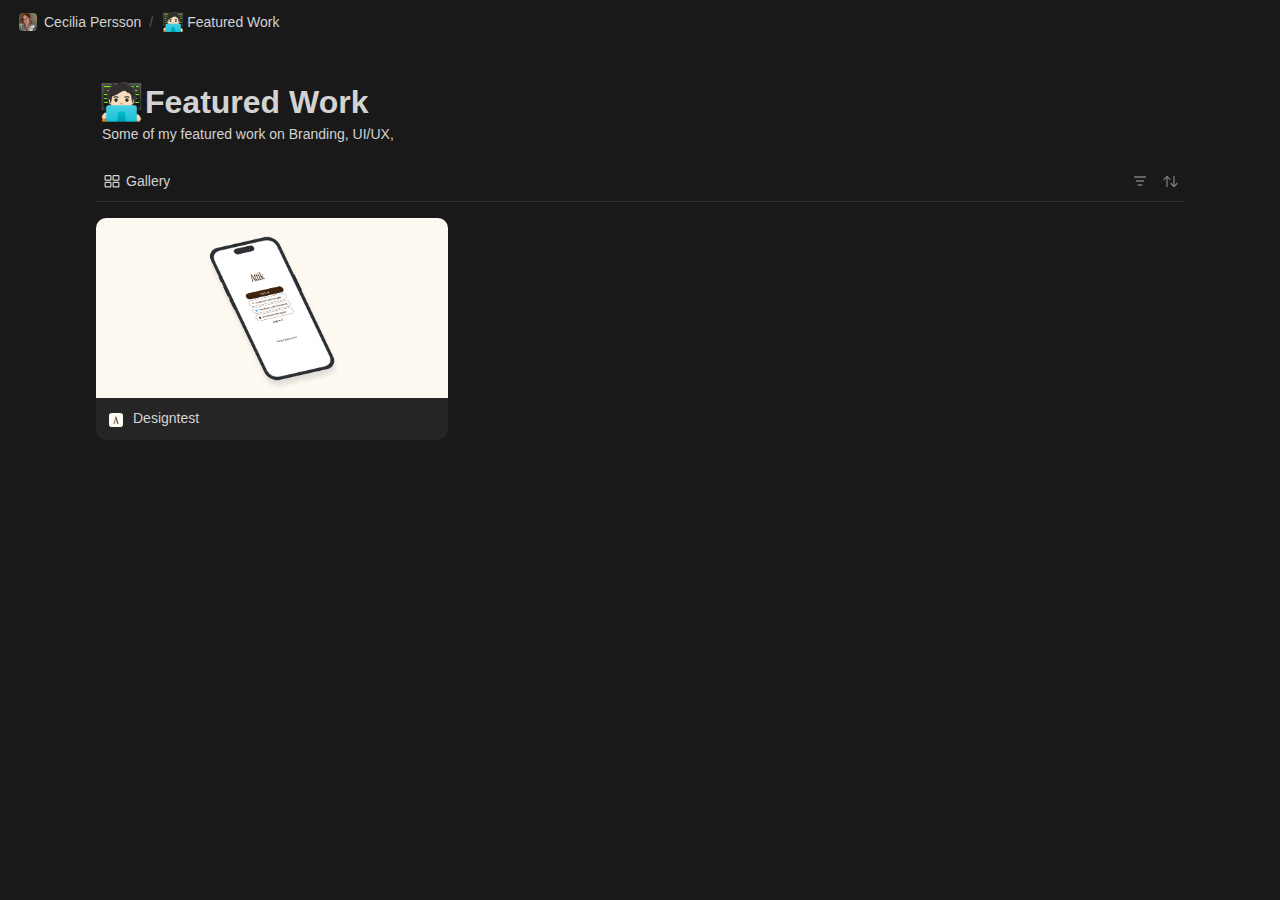
<file: 158ca0c590298137b039f7ca4346efd.html>
<html class="notion-html" lang="en" style="--full-viewport-height: 761px;"><head lang="en"><meta charset="utf-8"/><meta content="width=device-width,height=device-height,initial-scale=1,maximum-scale=1,user-scalable=no,viewport-fit=cover" name="viewport"/><noscript><meta content="0;url=https://www.notion.so/disabled-javascript.html" http-equiv="refresh"/></noscript><title>Featured Work</title><meta content="en_US" property="og:locale"/><meta content="yes" name="mobile-web-app-capable"/><meta content="app-id=1232780281" property="apple-itunes-app"/><link href="[data-uri]" rel="shortcut icon" type="image/x-icon"/><link href="/images/logo-ios.png" rel="apple-touch-icon"/><meta content="telephone=no" name="format-detection"/><meta content="no" name="msapplication-tap-highlight"/><link href="assets/4e8dd02ae0f74049b708c079bcd1feb979cff37d.css" media="print" rel="stylesheet"/><style>body{background:#fff}body.dark{background:#191919}@keyframes startup-shimmer-animation{0%{transform:translateX(-100%) translateZ(0)}100%{transform:translateX(100%) translateZ(0)}}@keyframes startup-shimmer-fade-in{0%{opacity:0}100%{opacity:1}}@keyframes startup-spinner-rotate{0%{transform:rotate(0) translateZ(0)}100%{transform:rotate(360deg) translateZ(0)}}#initial-loading-spinner{position:fixed;height:100vh;width:100vw;z-index:-1;display:none;align-items:center;justify-content:center;opacity:.5}#initial-loading-spinner svg{height:24px;width:24px;animation:startup-spinner-rotate 1s linear infinite;transform-origin:center center;pointer-events:none}#skeleton{background:#fff;position:fixed;height:100vh;width:100vw;z-index:-1;display:none;overflow:hidden}#initial-loading-spinner.show,#skeleton.show{display:flex}body.dark #skeleton{background:#191919}.notion-front-page #skeleton,.notion-mobile #skeleton{display:none}#skeleton-sidebar{background-color:#f8f8f7;box-shadow:inset -1px 0 0 0 rgba(0,0,0,.025);display:flex;width:240px;flex-direction:column;padding:12px 14px;overflow:hidden}body.dark #skeleton-sidebar{background-color:#202020;box-shadow:inset -1px 0 0 0 rgba(255,255,255,.05)}#skeleton.isElectron #skeleton-sidebar{padding-top:46px}#skeleton .row{display:flex;margin-bottom:11px;align-items:center}#skeleton .row.fadein{animation:1s ease-in 0s 1 normal both running startup-shimmer-fade-in}#skeleton .chevron{width:12px;height:12px;display:block;margin-right:4px;fill:rgba(227,226,224,.5)}body.dark #skeleton .chevron{fill:#2f2f2f}.startup-shimmer{background:rgba(227,226,224,.5);overflow:hidden;position:relative}body.dark .startup-shimmer{background:#2f2f2f}.startup-shimmer::before{content:"";position:absolute;height:100%;width:100%;z-index:1;animation:1s linear infinite startup-shimmer-animation;background:linear-gradient(90deg,rgba(0,0,0,0) 0,rgba(0,0,0,.03) 50%,rgba(0,0,0,0) 100%)}body.dark .startup-shimmer::before{background:linear-gradient(90deg,transparent 0,rgba(86,86,86,.1) 50%,transparent 100%)}#skeleton .icon{width:20px;height:20px;border-radius:4px}#skeleton .text{height:10px;border-radius:10px}#skeleton .draggable{-webkit-app-region:drag;position:absolute;top:0;left:0;width:100%;height:36px;display:none}#skeleton.isElectron .draggable{display:block}</style><link href="assets/e421b5e65fb7413bccbc754c97a5762d38e5a7bc.css" rel="stylesheet"/><link href="assets/injection.css" rel="stylesheet"/><style>


		
		
		.assistant-grouped-edit-chat-container .assistant-grouped-edit-insert {
			background: initial !important;
			border-bottom: initial !important;
			color: rgba(255, 255, 255, 0.81) !important;
		}

		.assistant-grouped-edit-chat-container .assistant-grouped-edit-remove {
			background: initial !important;
			border-bottom: initial !important;
			color: rgba(255, 255, 255, 0.13) !important;
		}
	
	</style></head><body class="notion-body"><style id="scroll-properties"></style><div id="notion-app"><div class="notion-app-inner notion-dark-theme" style='color: rgba(255, 255, 255, 0.81); fill: currentcolor; line-height: 1.5; font-family: ui-sans-serif, -apple-system, BlinkMacSystemFont, "Segoe UI Variable Display", "Segoe UI", Helvetica, "Apple Color Emoji", Arial, sans-serif, "Segoe UI Emoji", "Segoe UI Symbol"; -webkit-font-smoothing: auto; background-color: rgb(25, 25, 25); transition: height 0.1s;'><div style="height: 100%;"><div class="notion-cursor-listener" style="width: 100vw; height: 100%; position: relative; display: flex; flex: 1 1 0%; background: rgb(25, 25, 25); cursor: text;"><div class="" style="order: 3; display: flex; flex-direction: column; width: 100%; overflow: hidden; isolation: auto;"><header style="background: rgb(25, 25, 25); max-width: 100vw; z-index: 100; user-select: none;"><div class="notion-topbar" style="width: calc(100% + 0px); max-width: 100vw; height: 44px; opacity: 1; transition: opacity 700ms, color 700ms; position: relative; left: 0px;"><div style="display: flex; justify-content: space-between; align-items: center; overflow: hidden; height: 44px; padding-left: 12px; padding-right: 10px;"><div class="notranslate shadow-cursor-breadcrumb" style="display: flex; align-items: center; line-height: 1.2; font-size: 14px; height: 100%; flex-grow: 0; margin-right: 8px; min-width: 0px;"><div class="notion-selectable notion-page-block" data-block-id="158ca0c5-9029-808e-b111-f1178a3e2187" style="display: flex; align-items: center; min-width: 0px;"><a href="cecilia-persson.html" rel="noopener noreferrer" role="link" style="display: flex; color: rgba(255, 255, 255, 0.81); text-decoration: none; user-select: none; transition: background 20ms ease-in; cursor: pointer; align-items: center; flex-shrink: 1; white-space: nowrap; height: 24px; border-radius: 6px; font-size: inherit; line-height: 1.2; min-width: 0px; padding: 2px 6px;"><div style="display: flex; align-items: center; min-width: 0px;"><div class="notion-record-icon notranslate" style="display: flex; align-items: center; justify-content: center; height: 20px; width: 20px; border-radius: 0.25em; flex-shrink: 0; margin-right: 6px; font-weight: 500;"><div><div class="" style="width: 100%; height: 100%;"><img referrerpolicy="same-origin" src="assets/9152ae22c880d1008c6319cece431b4ad0bb4d6e.jpeg" style="display: block; object-fit: cover; border-radius: 4px; width: 17.76px; height: 17.76px; transition: opacity 100ms ease-out;"/></div></div></div><div class="notranslate" style="white-space: nowrap; overflow: hidden; text-overflow: ellipsis; max-width: 160px;">Cecilia Persson</div></div></a></div><span style="margin-left: 2px; margin-right: 2px; color: rgba(255, 255, 255, 0.282);">/</span><div aria-disabled="true" role="button" style="user-select: none; transition: background 20ms ease-in; cursor: default; display: inline-flex; align-items: center; flex-shrink: 1; white-space: nowrap; height: 24px; border-radius: 6px; font-size: 14px; line-height: 1.2; min-width: 0px; padding-left: 6px; padding-right: 6px; color: rgba(255, 255, 255, 0.81);" tabindex="-1"><div class="notion-record-icon notranslate" style="display: flex; align-items: center; justify-content: center; height: 20px; width: 20px; border-radius: 0.25em; flex-shrink: 0; margin-right: 6px;"><div style="display: flex; align-items: center; justify-content: center; height: 20px; width: 20px;"><div style="height: 18px; width: 18px; font-size: 18px; line-height: 1; margin-left: 0px; color: rgb(246, 246, 246);"><span aria-label="🧑🏻‍💻" role="img" style='white-space: nowrap; font-family: "Apple Color Emoji", "Segoe UI Emoji", "Segoe UI Symbol";'>🧑🏻‍💻</span></div></div></div><div class="notranslate" style="white-space: nowrap; overflow: hidden; text-overflow: ellipsis; max-width: 240px;">Featured Work</div></div></div><div style="flex-grow: 1; flex-shrink: 1;"></div><div style="display: flex; justify-content: space-between; padding-left: 10px;"><div aria-disabled="true" aria-label="Close panel" class="notion-close-sidebar" role="button" style="user-select: none; transition-behavior: normal; transition-duration: 200ms; transition-timing-function: ease; transition-property: opacity; cursor: default; opacity: 0; display: inline-flex; align-items: center; justify-content: center; flex-shrink: 0; border-radius: 6px; height: 24px; width: 24px; padding: 0px; position: relative; margin-left: 10px; fill: rgba(255, 255, 255, 0.443);" tabindex="-1"><svg class="doubleChevronRight" role="graphics-symbol" style="width: 16px; height: 16px; display: block; fill: inherit; flex-shrink: 0;" viewBox="0 0 16 16"><path d="M2.25781 14.1211C2.47656 14.1211 2.66797 14.0391 2.81836 13.8887L8.14355 8.67969C8.32812 8.49512 8.41699 8.29688 8.41699 8.06445C8.41699 7.8252 8.32812 7.62012 8.14355 7.44922L2.81836 2.24023C2.66797 2.08984 2.4834 2.00781 2.25781 2.00781C1.81348 2.00781 1.46484 2.35645 1.46484 2.80078C1.46484 3.0127 1.55371 3.21777 1.7041 3.375L6.50977 8.05762L1.7041 12.7539C1.55371 12.9043 1.46484 13.1094 1.46484 13.3281C1.46484 13.7725 1.81348 14.1211 2.25781 14.1211ZM8.36914 14.1211C8.58789 14.1211 8.77246 14.0391 8.92285 13.8887L14.2549 8.67969C14.4395 8.49512 14.5283 8.29688 14.5283 8.06445C14.5283 7.8252 14.4326 7.62012 14.2549 7.44922L8.92285 2.24023C8.77246 2.08984 8.58789 2.00781 8.36914 2.00781C7.9248 2.00781 7.56934 2.35645 7.56934 2.80078C7.56934 3.0127 7.66504 3.21777 7.81543 3.375L12.6211 8.05762L7.81543 12.7539C7.66504 12.9043 7.56934 13.1094 7.56934 13.3281C7.56934 13.7725 7.9248 14.1211 8.36914 14.1211Z"></path></svg></div><div style="display: flex;"><div role="button" style="user-select: none; transition: background 20ms ease-in; cursor: pointer; display: inline-flex; align-items: center; flex-shrink: 0; white-space: nowrap; height: 28px; border-radius: 6px; font-size: 14px; line-height: 1.2; min-width: 0px; padding-left: 8px; padding-right: 8px; color: rgba(255, 255, 255, 0.81);" tabindex="0"><svg class="search" role="graphics-symbol" style="width: 14px; height: 14px; display: block; fill: inherit; flex-shrink: 0;" viewBox="0 0 16 16"><path d="M.281 6.438c0-.875.164-1.696.492-2.461a6.484 6.484 0 011.375-2.032A6.237 6.237 0 016.64.078 6.2 6.2 0 019.11.57c.77.328 1.447.787 2.03 1.375a6.374 6.374 0 011.368 2.032c.333.765.5 1.586.5 2.46 0 .688-.107 1.342-.32 1.961a6.28 6.28 0 01-.868 1.696l3.563 3.578c.11.104.19.226.242.367.057.14.086.29.086.445 0 .22-.05.417-.149.594a1.122 1.122 0 01-1 .57c-.156 0-.307-.028-.453-.086a1.058 1.058 0 01-.382-.25l-3.586-3.585c-.5.333-1.047.596-1.641.789a6.089 6.089 0 01-1.86.28 6.237 6.237 0 01-2.468-.491 6.4 6.4 0 01-2.024-1.367A6.509 6.509 0 01.773 8.913a6.256 6.256 0 01-.492-2.476zm1.664 0c0 .65.12 1.26.36 1.828a4.775 4.775 0 001.015 1.5c.433.427.933.763 1.5 1.007a4.548 4.548 0 001.82.368c.652 0 1.261-.123 1.829-.368a4.747 4.747 0 002.508-2.507 4.567 4.567 0 00.367-1.829c0-.645-.123-1.252-.367-1.82a4.776 4.776 0 00-1.016-1.5A4.578 4.578 0 008.469 2.11a4.567 4.567 0 00-1.828-.367c-.646 0-1.253.123-1.82.367a4.667 4.667 0 00-1.5 1.008c-.433.432-.772.932-1.016 1.5a4.633 4.633 0 00-.36 1.82z"></path></svg></div><div role="button" style="user-select: none; transition: background 20ms ease-in; cursor: pointer; display: inline-flex; align-items: center; flex-shrink: 0; white-space: nowrap; height: 28px; border-radius: 6px; font-size: 14px; line-height: 1.2; min-width: 0px; padding-left: 8px; padding-right: 8px; color: rgba(255, 255, 255, 0.81);" tabindex="0"><svg class="duplicate" role="graphics-symbol" style="width: 15px; height: 15px; display: block; fill: inherit; flex-shrink: 0;" viewBox="0 0 16 16"><path d="M2.83887 12.1523H4.00098V13.1846C4.00098 14.6406 4.75977 15.3994 6.24316 15.3994H13.1611C14.6377 15.3994 15.4033 14.6406 15.4033 13.1846V6.21191C15.4033 4.75586 14.6377 3.99707 13.1611 3.99707H11.999V2.96484C11.999 1.50879 11.2334 0.75 9.75684 0.75H2.83887C1.3623 0.75 0.59668 1.50195 0.59668 2.96484V9.93066C0.59668 11.3936 1.3623 12.1523 2.83887 12.1523ZM2.9209 10.8125C2.28516 10.8125 1.93652 10.4844 1.93652 9.82129V3.08105C1.93652 2.41797 2.28516 2.08301 2.9209 2.08301H9.68164C10.3105 2.08301 10.666 2.41797 10.666 3.08105V3.99707H6.24316C4.75977 3.99707 4.00098 4.75586 4.00098 6.21191V10.8125H2.9209ZM6.31836 14.0596C5.68262 14.0596 5.34082 13.7314 5.34082 13.0684V6.32812C5.34082 5.66504 5.68262 5.33691 6.31836 5.33691H13.0791C13.708 5.33691 14.0635 5.66504 14.0635 6.32812V13.0684C14.0635 13.7314 13.708 14.0596 13.0791 14.0596H6.31836Z"></path></svg></div><div aria-label="More actions" role="button" style="user-select: none; transition: background 20ms ease-in; cursor: pointer; display: flex; align-items: center; justify-content: center; width: 32px; height: 28px; border-radius: 4px;" tabindex="0"><svg class="ellipsis" role="graphics-symbol" style="width: 18px; height: 18px; display: block; fill: inherit; flex-shrink: 0;" viewBox="0 0 16 16"><path d="M2.887 9.014c.273 0 .52-.064.738-.192.219-.132.394-.307.526-.526.133-.219.199-.46.199-.725 0-.405-.142-.747-.424-1.025a1.41 1.41 0 00-1.04-.417c-.264 0-.505.066-.724.198a1.412 1.412 0 00-.718 1.244c0 .265.064.506.192.725.132.219.307.394.526.526.219.128.46.192.725.192zm5.113 0a1.412 1.412 0 001.244-.718c.132-.219.198-.46.198-.725 0-.405-.14-.747-.423-1.025A1.386 1.386 0 008 6.129c-.264 0-.506.066-.725.198a1.412 1.412 0 00-.718 1.244c0 .265.064.506.192.725.132.219.308.394.526.526.22.128.46.192.725.192zm5.106 0c.265 0 .506-.064.725-.192.219-.132.394-.307.526-.526.133-.219.199-.46.199-.725 0-.405-.142-.747-.424-1.025a1.394 1.394 0 00-1.026-.417 1.474 1.474 0 00-1.265.718c-.127.218-.19.46-.19.724 0 .265.063.506.19.725.133.219.308.394.527.526.223.128.47.192.738.192z"></path></svg></div><div role="button" style="user-select: none; transition: background 20ms ease-in; cursor: pointer; display: inline-flex; align-items: center; justify-content: center; white-space: nowrap; border-radius: 6px; height: 32px; padding: 0px 10px; font-size: 14px; line-height: 1.2; border: 1px solid rgba(255, 255, 255, 0.13); margin-left: 8px;" tabindex="0">Made with<svg class="notionLogoBlockMonoWhite" role="graphics-symbol" style="width: 14px; height: 14px; display: block; fill: inherit; flex-shrink: 0; margin-left: 6px;" viewBox="0 0 381 396"><path clip-rule="evenodd" d="M235.875 0.868913L42.2191 15.1299L42.0716 15.1427C29.2402 16.2539 17.5452 21.4575 9.54377 31.7056C2.00788 41.3575 0 52.6286 0 61.8081V273.61C0 290.004 6.39474 302.931 16.1515 315.934L16.2408 316.053L61.92 375.319L61.9886 375.407C67.4438 382.345 74.2617 388.53 83.9092 392.051C92.764 395.282 101.803 395.406 109.715 395.029L109.86 395.022L335.006 381.426L335.127 381.417C347.547 380.535 360.717 376.889 370.12 366.212C379.335 355.75 380.958 342.967 380.958 333.359V95.0753C380.958 86.7983 378.898 78.5009 372.39 70.965C368.595 66.5704 363.178 62.6545 359.406 59.9283C358.887 59.5528 358.398 59.1998 357.95 58.8713L357.768 58.7383L295.914 15.2639C287.833 9.40276 279.51 4.11203 268.519 1.62123C258.306 -0.693516 247.597 -0.133719 235.875 0.868913ZM44.056 38.0569L237.701 23.7967C239.187 23.6692 240.605 23.5551 241.959 23.4557C262.28 21.965 268.533 23.8019 282.545 33.9806L344.359 77.4261C344.891 77.8156 345.404 78.1905 345.899 78.5522C354.904 85.1258 357.958 87.3558 357.958 95.0753V333.359C357.958 347.359 353.177 355.996 336.907 358.134C335.822 358.277 334.687 358.391 333.498 358.475L108.619 372.055C94.3416 372.736 87.5464 370.701 80.0693 361.191L34.5487 302.131C34.0389 301.451 33.5477 300.782 33.0748 300.123C25.9812 290.237 23 282.531 23 273.61V61.8081C23 60.2816 23.085 58.7867 23.2643 57.3368C23.7339 53.5393 24.8501 50.0501 26.7789 47.1082C26.814 47.0547 26.8493 47.0014 26.8849 46.9483C26.9254 46.8879 26.9662 46.8277 27.0074 46.7677C30.2624 42.0312 35.7039 38.7802 44.056 38.0569Z" fill="white" fill-rule="evenodd"></path><path d="M80.7599 84.2182C91.6206 93.0413 95.6948 92.3681 116.088 91.0076L308.351 79.463C312.429 79.463 309.038 75.3949 307.678 74.7188L275.747 51.6355C269.629 46.8857 261.478 41.446 245.855 42.8066L59.6871 56.3852C52.8978 57.0584 51.5415 60.453 54.2457 63.1742L80.7599 84.2182Z" fill="white"></path><path clip-rule="evenodd" d="M92.3031 331.318V129.025C92.3031 120.201 95.021 116.125 103.169 115.44L323.977 102.546C331.466 101.868 334.857 106.623 334.857 115.44V316.376C334.857 325.208 333.495 332.686 321.261 333.359L109.964 345.585C97.7361 346.257 92.3031 342.191 92.3031 331.318ZM294.768 152.79C300.894 152.102 302.249 145.992 300.894 139.876L254.001 142.606C247.206 143.279 241.778 148.708 243.135 156.184L260.804 158.213V251.899L191.501 145.995L141.221 149.384C131.703 150.068 128.311 158.886 129.672 165.002L146.654 166.363V300.099L134.424 303.489C129.67 304.848 128.308 311.631 129.67 314.35L176.538 311.631C193.54 311.631 193.54 299.418 193.54 299.418L172.467 294.662V193.514L239.06 298.057C247.206 308.234 249.929 311.631 260.804 311.631C267.596 311.631 275.747 308.915 284.586 304.164V154.818L294.768 152.79Z" fill="white" fill-rule="evenodd"></path></svg></div></div></div></div></div><div style="width: calc(100% + 0px); user-select: none;"></div></header><main class="notion-frame" style="flex-grow: 0; flex-shrink: 1; display: flex; flex-direction: column; background: rgb(25, 25, 25); z-index: 1; height: calc(-44px + 100vh); max-height: 100%; position: relative; width: 1200px; transform: translateX(0px); transition-duration: 200ms; transition-timing-function: ease; transition-property: width, transform;"><div style="display: contents;"><div class="notion-scroller vertical horizontal" style="z-index: 1; display: flex; flex-direction: column; flex-grow: 1; position: relative; overflow: auto; margin-right: 0px; margin-bottom: 0px;"><div class="sticky-portal-target" data-sticky-stack-name="default" style="position: sticky; z-index: 85; width: 100%; top: 0px; left: 0px; height: 0px; flex: 0 1 0%;"></div><div style="position: absolute; top: 0px; left: 0px; z-index: 99;"><div class="notion-selectable-hover-menu-item"></div></div><div style="width: 100%; display: flex; flex-direction: column; align-items: center; flex-shrink: 0; flex-grow: 0; position: sticky; left: 0px;"><div class="pseudoSelection" contenteditable="false" data-content-editable-void="true" style="user-select: none; --pseudoSelection--background: transparent; width: 100%; display: flex; flex-direction: column; align-items: center; flex-shrink: 0; flex-grow: 0; position: sticky; left: 0px; z-index: 2;"></div><div style="max-width: 100%; padding-left: calc(96px + env(safe-area-inset-left)); width: 100%; transition-duration: 200ms; transition-timing-function: ease; transition-property: width;"><div class="notion-page-controls" style='display: flex; justify-content: flex-start; flex-wrap: wrap; padding-top: 4px; padding-bottom: 4px; margin-left: -1px; color: rgba(255, 255, 255, 0.282); font-family: ui-sans-serif, -apple-system, BlinkMacSystemFont, "Segoe UI Variable Display", "Segoe UI", Helvetica, "Apple Color Emoji", Arial, sans-serif, "Segoe UI Emoji", "Segoe UI Symbol"; pointer-events: auto;'><div role="button" style="user-select: none; transition: opacity 100ms; cursor: pointer; opacity: 0; display: inline-flex; align-items: center; flex-shrink: 0; white-space: nowrap; height: 28px; border-radius: 6px; font-size: 14px; line-height: 1.2; min-width: 0px; padding-left: 6px; padding-right: 8px; color: rgba(255, 255, 255, 0.282); pointer-events: none;" tabindex="0"><svg class="collectionDescriptionSmall" role="graphics-symbol" style="width: 14px; height: 14px; display: block; fill: rgba(255, 255, 255, 0.282); flex-shrink: 0; margin-right: 6px;" viewBox="0 0 14 14"><path clip-rule="evenodd" d="M7 4.667C6.69049 4.667 6.39366 4.54405 6.17481 4.32519C5.95595 4.10634 5.833 3.80951 5.833 3.5C5.833 3.19049 5.95595 2.89366 6.17481 2.67481C6.39366 2.45595 6.69049 2.333 7 2.333C7.30951 2.333 7.60634 2.45595 7.82519 2.67481C8.04405 2.89366 8.167 3.19049 8.167 3.5C8.167 3.80951 8.04405 4.10634 7.82519 4.32519C7.60634 4.54405 7.30951 4.667 7 4.667V4.667ZM8 11C8 11.2652 7.89464 11.5196 7.70711 11.7071C7.51957 11.8946 7.26522 12 7 12C6.73478 12 6.48043 11.8946 6.29289 11.7071C6.10536 11.5196 6 11.2652 6 11V7C6 6.73478 6.10536 6.48043 6.29289 6.29289C6.48043 6.10536 6.73478 6 7 6C7.26522 6 7.51957 6.10536 7.70711 6.29289C7.89464 6.48043 8 6.73478 8 7V11ZM7 0C5.14348 0 3.36301 0.737498 2.05025 2.05025C0.737498 3.36301 0 5.14348 0 7C0 8.85652 0.737498 10.637 2.05025 11.9497C3.36301 13.2625 5.14348 14 7 14C8.85652 14 10.637 13.2625 11.9497 11.9497C13.2625 10.637 14 8.85652 14 7C14 5.14348 13.2625 3.36301 11.9497 2.05025C10.637 0.737498 8.85652 0 7 0V0Z" fill-rule="evenodd"></path></svg>Hide description</div></div><div style="padding-right: calc(96px + env(safe-area-inset-right)); margin-bottom: 8px; width: 1104px;"><div style="display: flex; align-items: flex-start;"><div class="notion-record-icon notranslate" style="display: flex; align-items: center; justify-content: center; height: 36px; width: 36px; border-radius: 0.25em; flex-shrink: 0; position: relative; z-index: 1; margin: 4px 8px 0px 3px; pointer-events: auto;"><div aria-label="🧑🏻‍💻 Page icon" role="img" style="display: flex; align-items: center; justify-content: center; height: 36px; width: 36px;"><div style="height: 36px; width: 36px; font-size: 36px; line-height: 1; margin-left: 0px; color: rgb(246, 246, 246);"><span aria-label="🧑🏻‍💻" role="img" style='white-space: nowrap; font-family: "Apple Color Emoji", "Segoe UI Emoji", "Segoe UI Symbol";'>🧑🏻‍💻</span></div></div></div><div><div class="notion-selectable notion-collection_view-block" data-block-id="158ca0c5-9029-8137-b039-f7ca4346efd4" style='color: rgba(255, 255, 255, 0.81); font-weight: 700; line-height: 1.2; font-size: 32px; font-family: ui-sans-serif, -apple-system, BlinkMacSystemFont, "Segoe UI Variable Display", "Segoe UI", Helvetica, "Apple Color Emoji", Arial, sans-serif, "Segoe UI Emoji", "Segoe UI Symbol"; cursor: text; display: flex; align-items: center;'><h1 contenteditable="false" data-content-editable-leaf="true" placeholder="Untitled" spellcheck="true" style="max-width: 100%; width: 100%; white-space: pre-wrap; word-break: break-word; caret-color: rgba(255, 255, 255, 0.81); padding-top: 3px; padding-left: 2px; padding-right: 2px; font-size: 1em; font-weight: inherit; margin: 0px;">Featured Work</h1></div><div style="margin-left: 4px;"></div></div></div><div style="max-width: 100%; border-radius: 4px; overflow: hidden; margin-bottom: 12px;"><div><div style="display: flex; cursor: text;"><div contenteditable="false" data-content-editable-leaf="true" placeholder="Add a description…" spellcheck="true" style="max-width: 100%; width: 780px; white-space: pre-wrap; word-break: break-word; caret-color: rgba(255, 255, 255, 0.81); font-size: 14px; padding-left: 6px; padding-bottom: 4px; padding-top: 3px;">Some of my featured work on Branding, UI/UX, </div></div></div></div></div></div></div><div style="display: contents;"><div contenteditable="false" data-content-editable-void="true" style="min-height: 40px; padding-left: 96px; padding-right: 96px; position: sticky; left: 0px; flex-shrink: 0; z-index: 86;"><div></div><div class="notion-selectable notion-collection_view-block" data-block-id="158ca0c5-9029-8137-b039-f7ca4346efd4"><div style="display: flex; align-items: center; height: 40px; box-shadow: rgb(47, 47, 47) 0px 1px 0px; margin-bottom: 1px; left: 96px; width: 100%;"><div role="tablist" style="display: flex; align-items: center; height: 100%; flex-grow: 1; overflow: hidden;"><div class="notion-collection-view-tab-button" style="display: flex; align-items: center; background: none; height: 100%;"><div aria-selected="true" role="tab" style="user-select: none; transition: background 20ms ease-in; cursor: pointer; display: flex; align-items: center; flex-shrink: 0; white-space: nowrap; height: 28px; border-radius: 6px; font-size: 14px; line-height: 1.2; min-width: 0px; padding-left: 8px; padding-right: 8px; color: rgba(255, 255, 255, 0.81); font-weight: 500; max-width: 220px;" tabindex="0"><svg class="collectionGallery" role="graphics-symbol" style="width: 16px; height: 16px; display: block; fill: rgba(255, 255, 255, 0.81); flex-shrink: 0; margin-right: 6px;" viewBox="0 0 16 16"><path d="M2.0542 7.75952H5.96973C7.00464 7.75952 7.50562 7.25854 7.50562 6.19727V3.58691C7.50562 2.53223 7.00464 2.03125 5.96973 2.03125H2.0542C1.01929 2.03125 0.518311 2.53223 0.518311 3.58691V6.19727C0.518311 7.25854 1.01929 7.75952 2.0542 7.75952ZM10.0303 7.75952H13.9392C14.9741 7.75952 15.4751 7.25854 15.4751 6.19727V3.58691C15.4751 2.53223 14.9741 2.03125 13.9392 2.03125H10.0303C8.98877 2.03125 8.48779 2.53223 8.48779 3.58691V6.19727C8.48779 7.25854 8.98877 7.75952 10.0303 7.75952ZM2.06079 6.55322C1.83008 6.55322 1.71802 6.44116 1.71802 6.20386V3.58032C1.71802 3.34961 1.83008 3.23755 2.06079 3.23755H5.96313C6.18726 3.23755 6.30591 3.34961 6.30591 3.58032V6.20386C6.30591 6.44116 6.18726 6.55322 5.96313 6.55322H2.06079ZM10.0369 6.55322C9.79956 6.55322 9.69409 6.44116 9.69409 6.20386V3.58032C9.69409 3.34961 9.79956 3.23755 10.0369 3.23755H13.9392C14.1633 3.23755 14.2754 3.34961 14.2754 3.58032V6.20386C14.2754 6.44116 14.1633 6.55322 13.9392 6.55322H10.0369ZM2.0542 14.4634H5.96973C7.00464 14.4634 7.50562 13.969 7.50562 12.9077V10.2974C7.50562 9.24268 7.00464 8.7417 5.96973 8.7417H2.0542C1.01929 8.7417 0.518311 9.24268 0.518311 10.2974V12.9077C0.518311 13.969 1.01929 14.4634 2.0542 14.4634ZM10.0303 14.4634H13.9392C14.9741 14.4634 15.4751 13.969 15.4751 12.9077V10.2974C15.4751 9.24268 14.9741 8.7417 13.9392 8.7417H10.0303C8.98877 8.7417 8.48779 9.24268 8.48779 10.2974V12.9077C8.48779 13.969 8.98877 14.4634 10.0303 14.4634ZM2.06079 13.2637C1.83008 13.2637 1.71802 13.1516 1.71802 12.9143V10.2974C1.71802 10.0601 1.83008 9.94141 2.06079 9.94141H5.96313C6.18726 9.94141 6.30591 10.0601 6.30591 10.2974V12.9143C6.30591 13.1516 6.18726 13.2637 5.96313 13.2637H2.06079ZM10.0369 13.2637C9.79956 13.2637 9.69409 13.1516 9.69409 12.9143V10.2974C9.69409 10.0601 9.79956 9.94141 10.0369 9.94141H13.9392C14.1633 9.94141 14.2754 10.0601 14.2754 10.2974V12.9143C14.2754 13.1516 14.1633 13.2637 13.9392 13.2637H10.0369Z"></path></svg><span style="white-space: nowrap; overflow: hidden; text-overflow: ellipsis; margin-top: 1px;">Gallery</span></div></div></div><div style="display: flex; align-items: center; gap: 2px; opacity: 1; transition-duration: 200ms; transition-timing-function: ease; transition-property: opacity;"><div style="position: relative;"><div aria-label="Filter" role="button" style="user-select: none; transition: background 20ms ease-in; cursor: pointer; display: flex; align-items: center; justify-content: center; flex-shrink: 0; border-radius: 6px; height: 28px; width: 28px; padding: 6px; font-size: 14px; color: rgba(255, 255, 255, 0.443); fill: rgba(255, 255, 255, 0.443); font-weight: 400; line-height: 1;" tabindex="0"><svg class="filter" role="graphics-symbol" style="width: 16px; display: block; fill: rgba(255, 255, 255, 0.443); flex-shrink: 0;" viewBox="0 0 16 16"><path clip-rule="evenodd" d="M2 4C2 3.58579 2.33579 3.25 2.75 3.25H13.25C13.6642 3.25 14 3.58579 14 4C14 4.41421 13.6642 4.75 13.25 4.75H2.75C2.33579 4.75 2 4.41421 2 4Z" fill-rule="evenodd"></path><path clip-rule="evenodd" d="M3.75 8C3.75 7.58579 4.08579 7.25 4.5 7.25H11.5C11.9142 7.25 12.25 7.58579 12.25 8C12.25 8.41421 11.9142 8.75 11.5 8.75H4.5C4.08579 8.75 3.75 8.41421 3.75 8Z" fill-rule="evenodd"></path><path clip-rule="evenodd" d="M5.5 12C5.5 11.5858 5.83579 11.25 6.25 11.25H9.75C10.1642 11.25 10.5 11.5858 10.5 12C10.5 12.4142 10.1642 12.75 9.75 12.75H6.25C5.83579 12.75 5.5 12.4142 5.5 12Z" fill-rule="evenodd"></path></svg></div></div><div style="position: relative;"><div aria-label="Sort" role="button" style="user-select: none; transition: background 20ms ease-in; cursor: pointer; display: flex; align-items: center; justify-content: center; flex-shrink: 0; border-radius: 6px; height: 28px; width: 28px; padding: 6px; font-size: 14px; color: rgba(255, 255, 255, 0.443); fill: rgba(255, 255, 255, 0.443); font-weight: 400; line-height: 1;" tabindex="0"><svg class="sortPadded" role="graphics-symbol" style="width: 21px; display: block; fill: rgba(255, 255, 255, 0.443); flex-shrink: 0;" viewBox="0 0 24 24"><path d="M7.50879 5.80273L4.06348 9.32324C3.92676 9.4668 3.83789 9.67188 3.83789 9.85645C3.83789 10.2803 4.13184 10.5674 4.54883 10.5674C4.75391 10.5674 4.91797 10.499 5.04785 10.3623L6.46289 8.89941L7.37891 7.83984L7.32422 9.30273V17.8477C7.32422 18.2715 7.625 18.5723 8.04199 18.5723C8.45898 18.5723 8.75977 18.2715 8.75977 17.8477V9.30273L8.70508 7.83984L9.62793 8.89941L11.0361 10.3623C11.166 10.499 11.3369 10.5674 11.5352 10.5674C11.9521 10.5674 12.2461 10.2803 12.2461 9.85645C12.2461 9.67188 12.1641 9.4668 12.0205 9.32324L8.58203 5.80273C8.28125 5.48828 7.80957 5.48145 7.50879 5.80273ZM16.4912 18.3398L19.9365 14.8057C20.0732 14.6689 20.1621 14.4639 20.1621 14.2793C20.1621 13.8555 19.8682 13.5684 19.4512 13.5684C19.2461 13.5684 19.082 13.6367 18.9453 13.7734L17.5371 15.2295L16.6211 16.2959L16.6758 14.833V6.28809C16.6758 5.87109 16.375 5.56348 15.958 5.56348C15.541 5.56348 15.2334 5.87109 15.2334 6.28809V14.833L15.2881 16.2959L14.3721 15.2295L12.9639 13.7734C12.8271 13.6367 12.6631 13.5684 12.4648 13.5684C12.0479 13.5684 11.7539 13.8555 11.7539 14.2793C11.7539 14.4639 11.8359 14.6689 11.9727 14.8057L15.418 18.3398C15.7188 18.6475 16.1904 18.6543 16.4912 18.3398Z"></path></svg></div></div><div aria-label="Search" role="button" style="user-select: none; transition: background 20ms ease-in; cursor: pointer; display: flex; align-items: center; justify-content: center; flex-shrink: 0; border-radius: 6px; height: 28px; width: 28px; padding: 6px; font-size: 14px; color: rgba(255, 255, 255, 0.443); fill: rgba(255, 255, 255, 0.443); font-weight: 400; line-height: 1;" tabindex="0"><svg class="collectionSearch" role="graphics-symbol" style="width: 14px; display: block; fill: rgba(255, 255, 255, 0.443); flex-shrink: 0;" viewBox="0 0 16 16"><path d="M0 6.35938C0 9.86719 2.85156 12.7188 6.35938 12.7188C7.66406 12.7188 8.85938 12.3203 9.85938 11.6406L13.4531 15.2344C13.6719 15.4609 13.9766 15.5625 14.2812 15.5625C14.9453 15.5625 15.4219 15.0625 15.4219 14.4141C15.4219 14.1016 15.3125 13.8125 15.1016 13.5938L11.5312 10.0156C12.2734 8.99219 12.7188 7.72656 12.7188 6.35938C12.7188 2.85156 9.86719 0 6.35938 0C2.85156 0 0 2.85156 0 6.35938ZM1.65625 6.35938C1.65625 3.76562 3.75781 1.65625 6.35938 1.65625C8.95312 1.65625 11.0625 3.76562 11.0625 6.35938C11.0625 8.95312 8.95312 11.0625 6.35938 11.0625C3.75781 11.0625 1.65625 8.95312 1.65625 6.35938Z"></path></svg></div></div></div></div><div dir="ltr" style="left: 96px; width: 100%;"></div></div><div contenteditable="false" data-content-editable-void="true" style="flex-grow: 1; flex-shrink: 0; display: flex; flex-direction: column; position: relative;"><div class="notion-scroller notion-collection-view-body" style="z-index: 1; flex-grow: 1; flex-shrink: 0; height: 100%; margin-right: 0px; margin-bottom: 0px;"><div class="notion-gallery-view" style="padding-bottom: 180px; padding-left: 96px; padding-right: 96px; min-width: calc(100% - 192px);"><div class="notion-selectable notion-collection_view-block" data-block-id="158ca0c5-9029-8137-b039-f7ca4346efd4"><div><div style="display: grid; position: relative; grid-template-columns: repeat(auto-fill, minmax(320px, 1fr)); gap: 16px; padding-top: 16px; padding-bottom: 4px;"><div style="width: 4px; position: absolute; top: 16px; bottom: 4px;"><div class="notion-selectable notion-collection_view-block" data-block-id="158ca0c5-9029-8137-b039-f7ca4346efd4" style="width: 100%; height: 100%;"></div></div><div class="notion-selectable notion-page-block end-of-content notion-collection-item" data-block-id="158ca0c5-9029-81ba-b427-cd63f52c0eae"><a href="designtest.html" rel="noopener noreferrer" role="link" style="display: flex; color: inherit; text-decoration: none; user-select: none; transition: background 100ms ease-out; cursor: pointer; border-radius: 10px; position: static; overflow: hidden; background: rgba(255, 255, 255, 0.055); height: 100%; box-shadow: none; flex-direction: column;"><div style="position: relative; width: 100%; z-index: 1;"><div style="width: 100%; cursor: inherit;"><div style="height: 180px; position: relative; pointer-events: none; overflow: hidden;"><div class="" style="width: 100%; height: 100%;"><img referrerpolicy="same-origin" src="assets/3c36b6cf083c8be8f67eed7ac11404b57b92528d.png" style="display: block; object-fit: cover; border-radius: 1px 1px 0px 0px; width: 100%; height: 180px; object-position: center 50%;"/></div><div style="position: absolute; left: 0px; right: 0px; bottom: 0px; border-bottom: 1px solid rgba(255, 255, 255, 0.094);"></div></div></div><div aria-hidden="true" style='background: rgba(0, 0, 0, 0.4); border-radius: 4px; color: white; font-size: 12px; font-family: ui-sans-serif, -apple-system, BlinkMacSystemFont, "Segoe UI Variable Display", "Segoe UI", Helvetica, "Apple Color Emoji", Arial, sans-serif, "Segoe UI Emoji", "Segoe UI Symbol"; width: 180px; left: calc(50% - 90px); padding: 0.3em 1.5em; pointer-events: none; position: absolute; top: calc(50% - 10px); text-align: center; opacity: 0;'>Drag image to reposition</div><div style='color: rgb(155, 155, 155); fill: rgb(155, 155, 155); font-size: 12px; background: rgb(37, 37, 37); box-shadow: rgba(15, 15, 15, 0.2) 0px 0px 0px 1px, rgba(15, 15, 15, 0.2) 0px 2px 4px; display: flex; white-space: nowrap; border-radius: 4px; max-width: calc(100% - 16px); min-height: 24px; overflow: hidden; pointer-events: none; opacity: 0; font-family: ui-sans-serif, -apple-system, BlinkMacSystemFont, "Segoe UI Variable Display", "Segoe UI", Helvetica, "Apple Color Emoji", Arial, sans-serif, "Segoe UI Emoji", "Segoe UI Symbol"; position: absolute; right: 8px; z-index: 2; top: 8px;'><div role="button" style="user-select: none; transition: background 20ms ease-in; cursor: pointer; display: flex; align-items: center; justify-content: center; padding: 4px 6px; border-right: none; font-weight: 500; color: rgb(155, 155, 155); fill: rgb(155, 155, 155);" tabindex="0"><svg class="dots" role="graphics-symbol" style="width: 14px; height: 14px; display: block; fill: inherit; flex-shrink: 0;" viewBox="0 0 13 3"><g><path d="M3,1.5A1.5,1.5,0,1,1,1.5,0,1.5,1.5,0,0,1,3,1.5Z"></path><path d="M8,1.5A1.5,1.5,0,1,1,6.5,0,1.5,1.5,0,0,1,8,1.5Z"></path><path d="M13,1.5A1.5,1.5,0,1,1,11.5,0,1.5,1.5,0,0,1,13,1.5Z"></path></g></svg></div></div></div><div style="position: relative; width: 100%; display: flex; padding: 8px 10px;"><div class="notion-record-icon notranslate" role="button" style="user-select: none; transition: background 20ms ease-in; cursor: pointer; display: flex; align-items: center; justify-content: center; height: 24px; width: 24px; border-radius: 5px; flex-shrink: 0; float: left; margin-left: -2px; margin-top: 2px; margin-right: 4px;" tabindex="0"><div><div class="" style="width: 100%; height: 100%;"><img referrerpolicy="same-origin" src="assets/b18917e65297834666304a10db4679e126f84c1f.svg" style="display: block; object-fit: fill; border-radius: 4px; width: 15.984px; height: 15.984px; transition: opacity 100ms ease-out; padding: 0.9px;"/></div></div></div><div contenteditable="false" data-content-editable-leaf="true" placeholder="New page" spellcheck="true" style="max-width: 100%; width: auto; white-space: pre-wrap; word-break: break-word; caret-color: rgba(255, 255, 255, 0.81); pointer-events: none; flex-grow: 1; padding: 2px 1px; font-size: 14px; line-height: 1.5; min-height: 21px; font-weight: 500;">Designtest</div></div></a></div></div></div></div><div></div></div></div></div></div><div class="notion-presence-container" style="position: absolute; top: 0px; left: 0px; z-index: 89;"><div></div></div><div class="sticky-portal-target" data-sticky-stack-name="default" style="position: sticky; z-index: 85; width: 100%; bottom: 0px; left: 0px; flex: 0 1 0%;"></div></div></div></main></div><div aria-hidden="true" aria-label="Side Peek" class="notion-peek-renderer" role="region" style="position: fixed; top: 0px; right: 0px; bottom: 0px; width: 600px; z-index: 109; transform: translateX(600px) translateZ(0px); transition-property: width, transform; transition-duration: 200ms; transition-delay: 0ms; transition-timing-function: ease;"></div></div></div></div></div><script src="assets/injection.js" type="text/javascript"></script><div style="position: absolute; left: 0px; top: 0px; pointer-events: none; opacity: 0; font-size: 14px; font-weight: 500;">Gallery</div></body></html>
</file>
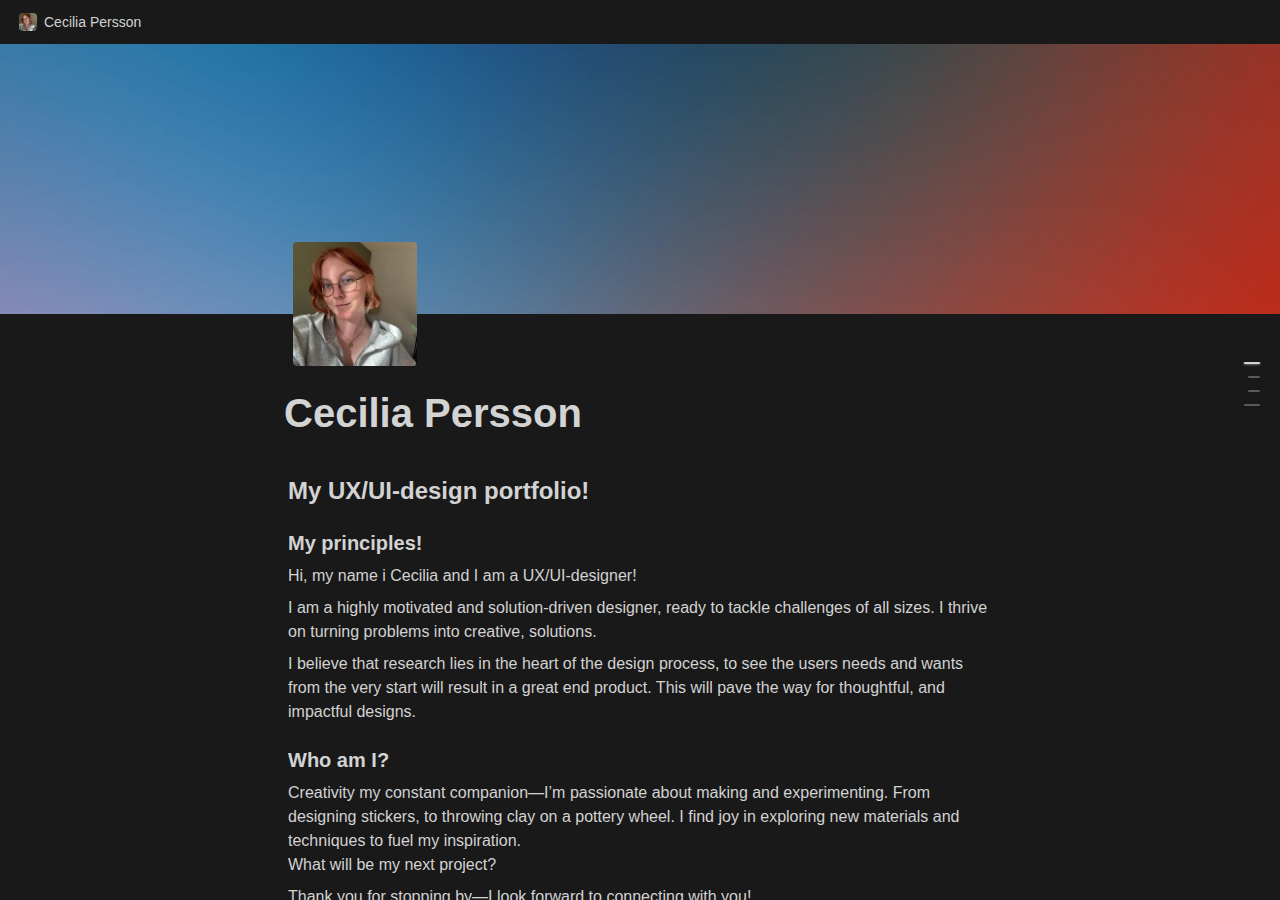
<file: cecilia-persson.html>
<html class="notion-html" lang="en" style="--full-viewport-height: 761px;"><head lang="en"><meta charset="utf-8"/><meta content="width=device-width,height=device-height,initial-scale=1,maximum-scale=1,user-scalable=no,viewport-fit=cover" name="viewport"/><noscript><meta content="0;url=https://www.notion.so/disabled-javascript.html" http-equiv="refresh"/></noscript><title>Cecilia Persson</title><meta content="en_US" property="og:locale"/><meta content="yes" name="mobile-web-app-capable"/><meta content="app-id=1232780281" property="apple-itunes-app"/><link href="/image/https%3A%2F%2Fprod-files-secure.s3.us-west-2.amazonaws.com%2F648340ae-2f6b-4916-8552-285585c329cb%2Fedfd9c8c-6f67-424c-a210-f4437d7c7df2%2FIMG_3897.jpeg?table=block&amp;id=158ca0c5-9029-808e-b111-f1178a3e2187&amp;spaceId=648340ae-2f6b-4916-8552-285585c329cb&amp;favicon=true&amp;userId=&amp;cache=v2" rel="shortcut icon" type="image/x-icon"/><link href="/images/logo-ios.png" rel="apple-touch-icon"/><meta content="telephone=no" name="format-detection"/><meta content="no" name="msapplication-tap-highlight"/><link href="assets/4e8dd02ae0f74049b708c079bcd1feb979cff37d.css" media="print" rel="stylesheet"/><style>body{background:#fff}body.dark{background:#191919}@keyframes startup-shimmer-animation{0%{transform:translateX(-100%) translateZ(0)}100%{transform:translateX(100%) translateZ(0)}}@keyframes startup-shimmer-fade-in{0%{opacity:0}100%{opacity:1}}@keyframes startup-spinner-rotate{0%{transform:rotate(0) translateZ(0)}100%{transform:rotate(360deg) translateZ(0)}}#initial-loading-spinner{position:fixed;height:100vh;width:100vw;z-index:-1;display:none;align-items:center;justify-content:center;opacity:.5}#initial-loading-spinner svg{height:24px;width:24px;animation:startup-spinner-rotate 1s linear infinite;transform-origin:center center;pointer-events:none}#skeleton{background:#fff;position:fixed;height:100vh;width:100vw;z-index:-1;display:none;overflow:hidden}#initial-loading-spinner.show,#skeleton.show{display:flex}body.dark #skeleton{background:#191919}.notion-front-page #skeleton,.notion-mobile #skeleton{display:none}#skeleton-sidebar{background-color:#f8f8f7;box-shadow:inset -1px 0 0 0 rgba(0,0,0,.025);display:flex;width:240px;flex-direction:column;padding:12px 14px;overflow:hidden}body.dark #skeleton-sidebar{background-color:#202020;box-shadow:inset -1px 0 0 0 rgba(255,255,255,.05)}#skeleton.isElectron #skeleton-sidebar{padding-top:46px}#skeleton .row{display:flex;margin-bottom:11px;align-items:center}#skeleton .row.fadein{animation:1s ease-in 0s 1 normal both running startup-shimmer-fade-in}#skeleton .chevron{width:12px;height:12px;display:block;margin-right:4px;fill:rgba(227,226,224,.5)}body.dark #skeleton .chevron{fill:#2f2f2f}.startup-shimmer{background:rgba(227,226,224,.5);overflow:hidden;position:relative}body.dark .startup-shimmer{background:#2f2f2f}.startup-shimmer::before{content:"";position:absolute;height:100%;width:100%;z-index:1;animation:1s linear infinite startup-shimmer-animation;background:linear-gradient(90deg,rgba(0,0,0,0) 0,rgba(0,0,0,.03) 50%,rgba(0,0,0,0) 100%)}body.dark .startup-shimmer::before{background:linear-gradient(90deg,transparent 0,rgba(86,86,86,.1) 50%,transparent 100%)}#skeleton .icon{width:20px;height:20px;border-radius:4px}#skeleton .text{height:10px;border-radius:10px}#skeleton .draggable{-webkit-app-region:drag;position:absolute;top:0;left:0;width:100%;height:36px;display:none}#skeleton.isElectron .draggable{display:block}</style><link href="assets/e421b5e65fb7413bccbc754c97a5762d38e5a7bc.css" rel="stylesheet"/><link href="assets/injection.css" rel="stylesheet"/><style>


		
		
		.assistant-grouped-edit-chat-container .assistant-grouped-edit-insert {
			background: initial !important;
			border-bottom: initial !important;
			color: rgba(255, 255, 255, 0.81) !important;
		}

		.assistant-grouped-edit-chat-container .assistant-grouped-edit-remove {
			background: initial !important;
			border-bottom: initial !important;
			color: rgba(255, 255, 255, 0.13) !important;
		}
	
	</style></head><body class="notion-body"><style id="scroll-properties"></style><div id="notion-app"><div class="notion-app-inner notion-dark-theme" style='color: rgba(255, 255, 255, 0.81); fill: currentcolor; line-height: 1.5; font-family: ui-sans-serif, -apple-system, BlinkMacSystemFont, "Segoe UI Variable Display", "Segoe UI", Helvetica, "Apple Color Emoji", Arial, sans-serif, "Segoe UI Emoji", "Segoe UI Symbol"; -webkit-font-smoothing: auto; background-color: rgb(25, 25, 25); transition: height 0.1s;'><div style="height: 100%;"><div class="notion-cursor-listener" style="width: 100vw; height: 100%; position: relative; display: flex; flex: 1 1 0%; background: rgb(25, 25, 25); cursor: text;"><div class="" style="order: 3; display: flex; flex-direction: column; width: 100%; overflow: hidden; isolation: auto;"><header style="background: rgb(25, 25, 25); max-width: 100vw; z-index: 100; user-select: none;"><div class="notion-topbar" style="width: calc(100% + 0px); max-width: 100vw; height: 44px; opacity: 1; transition: opacity 700ms, color 700ms; position: relative; left: 0px;"><div style="display: flex; justify-content: space-between; align-items: center; overflow: hidden; height: 44px; padding-left: 12px; padding-right: 10px;"><div class="notranslate shadow-cursor-breadcrumb" style="display: flex; align-items: center; line-height: 1.2; font-size: 14px; height: 100%; flex-grow: 0; margin-right: 8px; min-width: 0px;"><div aria-disabled="true" role="button" style="user-select: none; transition: background 20ms ease-in; cursor: default; display: inline-flex; align-items: center; flex-shrink: 1; white-space: nowrap; height: 24px; border-radius: 6px; font-size: 14px; line-height: 1.2; min-width: 0px; padding-left: 6px; padding-right: 6px; color: rgba(255, 255, 255, 0.81);" tabindex="-1"><div class="notion-record-icon notranslate" style="display: flex; align-items: center; justify-content: center; height: 20px; width: 20px; border-radius: 0.25em; flex-shrink: 0; margin-right: 6px;"><div><div class="" style="width: 100%; height: 100%;"><img referrerpolicy="same-origin" src="assets/9152ae22c880d1008c6319cece431b4ad0bb4d6e.jpeg" style="display: block; object-fit: cover; border-radius: 4px; width: 17.76px; height: 17.76px; transition: opacity 100ms ease-out;"/></div></div></div><div class="notranslate" style="white-space: nowrap; overflow: hidden; text-overflow: ellipsis; max-width: 240px;">Cecilia Persson</div></div></div><div style="flex-grow: 1; flex-shrink: 1;"></div><div style="display: flex; justify-content: space-between; padding-left: 10px;"><div aria-disabled="true" aria-label="Close panel" class="notion-close-sidebar" role="button" style="user-select: none; transition-behavior: normal; transition-duration: 200ms; transition-timing-function: ease; transition-property: opacity; cursor: default; opacity: 0; display: inline-flex; align-items: center; justify-content: center; flex-shrink: 0; border-radius: 6px; height: 24px; width: 24px; padding: 0px; position: relative; margin-left: 10px; fill: rgba(255, 255, 255, 0.443);" tabindex="-1"><svg class="doubleChevronRight" role="graphics-symbol" style="width: 16px; height: 16px; display: block; fill: inherit; flex-shrink: 0;" viewBox="0 0 16 16"><path d="M2.25781 14.1211C2.47656 14.1211 2.66797 14.0391 2.81836 13.8887L8.14355 8.67969C8.32812 8.49512 8.41699 8.29688 8.41699 8.06445C8.41699 7.8252 8.32812 7.62012 8.14355 7.44922L2.81836 2.24023C2.66797 2.08984 2.4834 2.00781 2.25781 2.00781C1.81348 2.00781 1.46484 2.35645 1.46484 2.80078C1.46484 3.0127 1.55371 3.21777 1.7041 3.375L6.50977 8.05762L1.7041 12.7539C1.55371 12.9043 1.46484 13.1094 1.46484 13.3281C1.46484 13.7725 1.81348 14.1211 2.25781 14.1211ZM8.36914 14.1211C8.58789 14.1211 8.77246 14.0391 8.92285 13.8887L14.2549 8.67969C14.4395 8.49512 14.5283 8.29688 14.5283 8.06445C14.5283 7.8252 14.4326 7.62012 14.2549 7.44922L8.92285 2.24023C8.77246 2.08984 8.58789 2.00781 8.36914 2.00781C7.9248 2.00781 7.56934 2.35645 7.56934 2.80078C7.56934 3.0127 7.66504 3.21777 7.81543 3.375L12.6211 8.05762L7.81543 12.7539C7.66504 12.9043 7.56934 13.1094 7.56934 13.3281C7.56934 13.7725 7.9248 14.1211 8.36914 14.1211Z"></path></svg></div><div style="display: flex;"><div role="button" style="user-select: none; transition: background 20ms ease-in; cursor: pointer; display: inline-flex; align-items: center; flex-shrink: 0; white-space: nowrap; height: 28px; border-radius: 6px; font-size: 14px; line-height: 1.2; min-width: 0px; padding-left: 8px; padding-right: 8px; color: rgba(255, 255, 255, 0.81);" tabindex="0"><svg class="search" role="graphics-symbol" style="width: 14px; height: 14px; display: block; fill: inherit; flex-shrink: 0;" viewBox="0 0 16 16"><path d="M.281 6.438c0-.875.164-1.696.492-2.461a6.484 6.484 0 011.375-2.032A6.237 6.237 0 016.64.078 6.2 6.2 0 019.11.57c.77.328 1.447.787 2.03 1.375a6.374 6.374 0 011.368 2.032c.333.765.5 1.586.5 2.46 0 .688-.107 1.342-.32 1.961a6.28 6.28 0 01-.868 1.696l3.563 3.578c.11.104.19.226.242.367.057.14.086.29.086.445 0 .22-.05.417-.149.594a1.122 1.122 0 01-1 .57c-.156 0-.307-.028-.453-.086a1.058 1.058 0 01-.382-.25l-3.586-3.585c-.5.333-1.047.596-1.641.789a6.089 6.089 0 01-1.86.28 6.237 6.237 0 01-2.468-.491 6.4 6.4 0 01-2.024-1.367A6.509 6.509 0 01.773 8.913a6.256 6.256 0 01-.492-2.476zm1.664 0c0 .65.12 1.26.36 1.828a4.775 4.775 0 001.015 1.5c.433.427.933.763 1.5 1.007a4.548 4.548 0 001.82.368c.652 0 1.261-.123 1.829-.368a4.747 4.747 0 002.508-2.507 4.567 4.567 0 00.367-1.829c0-.645-.123-1.252-.367-1.82a4.776 4.776 0 00-1.016-1.5A4.578 4.578 0 008.469 2.11a4.567 4.567 0 00-1.828-.367c-.646 0-1.253.123-1.82.367a4.667 4.667 0 00-1.5 1.008c-.433.432-.772.932-1.016 1.5a4.633 4.633 0 00-.36 1.82z"></path></svg></div><div role="button" style="user-select: none; transition: background 20ms ease-in; cursor: pointer; display: inline-flex; align-items: center; flex-shrink: 0; white-space: nowrap; height: 28px; border-radius: 6px; font-size: 14px; line-height: 1.2; min-width: 0px; padding-left: 8px; padding-right: 8px; color: rgba(255, 255, 255, 0.81);" tabindex="0"><svg class="duplicate" role="graphics-symbol" style="width: 15px; height: 15px; display: block; fill: inherit; flex-shrink: 0;" viewBox="0 0 16 16"><path d="M2.83887 12.1523H4.00098V13.1846C4.00098 14.6406 4.75977 15.3994 6.24316 15.3994H13.1611C14.6377 15.3994 15.4033 14.6406 15.4033 13.1846V6.21191C15.4033 4.75586 14.6377 3.99707 13.1611 3.99707H11.999V2.96484C11.999 1.50879 11.2334 0.75 9.75684 0.75H2.83887C1.3623 0.75 0.59668 1.50195 0.59668 2.96484V9.93066C0.59668 11.3936 1.3623 12.1523 2.83887 12.1523ZM2.9209 10.8125C2.28516 10.8125 1.93652 10.4844 1.93652 9.82129V3.08105C1.93652 2.41797 2.28516 2.08301 2.9209 2.08301H9.68164C10.3105 2.08301 10.666 2.41797 10.666 3.08105V3.99707H6.24316C4.75977 3.99707 4.00098 4.75586 4.00098 6.21191V10.8125H2.9209ZM6.31836 14.0596C5.68262 14.0596 5.34082 13.7314 5.34082 13.0684V6.32812C5.34082 5.66504 5.68262 5.33691 6.31836 5.33691H13.0791C13.708 5.33691 14.0635 5.66504 14.0635 6.32812V13.0684C14.0635 13.7314 13.708 14.0596 13.0791 14.0596H6.31836Z"></path></svg></div><div aria-label="More actions" role="button" style="user-select: none; transition: background 20ms ease-in; cursor: pointer; display: flex; align-items: center; justify-content: center; width: 32px; height: 28px; border-radius: 4px;" tabindex="0"><svg class="ellipsis" role="graphics-symbol" style="width: 18px; height: 18px; display: block; fill: inherit; flex-shrink: 0;" viewBox="0 0 16 16"><path d="M2.887 9.014c.273 0 .52-.064.738-.192.219-.132.394-.307.526-.526.133-.219.199-.46.199-.725 0-.405-.142-.747-.424-1.025a1.41 1.41 0 00-1.04-.417c-.264 0-.505.066-.724.198a1.412 1.412 0 00-.718 1.244c0 .265.064.506.192.725.132.219.307.394.526.526.219.128.46.192.725.192zm5.113 0a1.412 1.412 0 001.244-.718c.132-.219.198-.46.198-.725 0-.405-.14-.747-.423-1.025A1.386 1.386 0 008 6.129c-.264 0-.506.066-.725.198a1.412 1.412 0 00-.718 1.244c0 .265.064.506.192.725.132.219.308.394.526.526.22.128.46.192.725.192zm5.106 0c.265 0 .506-.064.725-.192.219-.132.394-.307.526-.526.133-.219.199-.46.199-.725 0-.405-.142-.747-.424-1.025a1.394 1.394 0 00-1.026-.417 1.474 1.474 0 00-1.265.718c-.127.218-.19.46-.19.724 0 .265.063.506.19.725.133.219.308.394.527.526.223.128.47.192.738.192z"></path></svg></div><div role="button" style="user-select: none; transition: background 20ms ease-in; cursor: pointer; display: inline-flex; align-items: center; justify-content: center; white-space: nowrap; border-radius: 6px; height: 32px; padding: 0px 10px; font-size: 14px; line-height: 1.2; border: 1px solid rgba(255, 255, 255, 0.13); margin-left: 8px;" tabindex="0">Made with<svg class="notionLogoBlockMonoWhite" role="graphics-symbol" style="width: 14px; height: 14px; display: block; fill: inherit; flex-shrink: 0; margin-left: 6px;" viewBox="0 0 381 396"><path clip-rule="evenodd" d="M235.875 0.868913L42.2191 15.1299L42.0716 15.1427C29.2402 16.2539 17.5452 21.4575 9.54377 31.7056C2.00788 41.3575 0 52.6286 0 61.8081V273.61C0 290.004 6.39474 302.931 16.1515 315.934L16.2408 316.053L61.92 375.319L61.9886 375.407C67.4438 382.345 74.2617 388.53 83.9092 392.051C92.764 395.282 101.803 395.406 109.715 395.029L109.86 395.022L335.006 381.426L335.127 381.417C347.547 380.535 360.717 376.889 370.12 366.212C379.335 355.75 380.958 342.967 380.958 333.359V95.0753C380.958 86.7983 378.898 78.5009 372.39 70.965C368.595 66.5704 363.178 62.6545 359.406 59.9283C358.887 59.5528 358.398 59.1998 357.95 58.8713L357.768 58.7383L295.914 15.2639C287.833 9.40276 279.51 4.11203 268.519 1.62123C258.306 -0.693516 247.597 -0.133719 235.875 0.868913ZM44.056 38.0569L237.701 23.7967C239.187 23.6692 240.605 23.5551 241.959 23.4557C262.28 21.965 268.533 23.8019 282.545 33.9806L344.359 77.4261C344.891 77.8156 345.404 78.1905 345.899 78.5522C354.904 85.1258 357.958 87.3558 357.958 95.0753V333.359C357.958 347.359 353.177 355.996 336.907 358.134C335.822 358.277 334.687 358.391 333.498 358.475L108.619 372.055C94.3416 372.736 87.5464 370.701 80.0693 361.191L34.5487 302.131C34.0389 301.451 33.5477 300.782 33.0748 300.123C25.9812 290.237 23 282.531 23 273.61V61.8081C23 60.2816 23.085 58.7867 23.2643 57.3368C23.7339 53.5393 24.8501 50.0501 26.7789 47.1082C26.814 47.0547 26.8493 47.0014 26.8849 46.9483C26.9254 46.8879 26.9662 46.8277 27.0074 46.7677C30.2624 42.0312 35.7039 38.7802 44.056 38.0569Z" fill="white" fill-rule="evenodd"></path><path d="M80.7599 84.2182C91.6206 93.0413 95.6948 92.3681 116.088 91.0076L308.351 79.463C312.429 79.463 309.038 75.3949 307.678 74.7188L275.747 51.6355C269.629 46.8857 261.478 41.446 245.855 42.8066L59.6871 56.3852C52.8978 57.0584 51.5415 60.453 54.2457 63.1742L80.7599 84.2182Z" fill="white"></path><path clip-rule="evenodd" d="M92.3031 331.318V129.025C92.3031 120.201 95.021 116.125 103.169 115.44L323.977 102.546C331.466 101.868 334.857 106.623 334.857 115.44V316.376C334.857 325.208 333.495 332.686 321.261 333.359L109.964 345.585C97.7361 346.257 92.3031 342.191 92.3031 331.318ZM294.768 152.79C300.894 152.102 302.249 145.992 300.894 139.876L254.001 142.606C247.206 143.279 241.778 148.708 243.135 156.184L260.804 158.213V251.899L191.501 145.995L141.221 149.384C131.703 150.068 128.311 158.886 129.672 165.002L146.654 166.363V300.099L134.424 303.489C129.67 304.848 128.308 311.631 129.67 314.35L176.538 311.631C193.54 311.631 193.54 299.418 193.54 299.418L172.467 294.662V193.514L239.06 298.057C247.206 308.234 249.929 311.631 260.804 311.631C267.596 311.631 275.747 308.915 284.586 304.164V154.818L294.768 152.79Z" fill="white" fill-rule="evenodd"></path></svg></div></div></div></div></div><div style="width: calc(100% + 0px); user-select: none;"></div></header><main class="notion-frame" style="flex-grow: 0; flex-shrink: 1; display: flex; flex-direction: column; background: rgb(25, 25, 25); z-index: 1; height: calc(-44px + 100vh); max-height: 100%; position: relative; width: 1200px; transform: translateX(0px); transition-duration: 200ms; transition-timing-function: ease; transition-property: width, transform;"><div style="display: contents;"><div class="notion-scroller vertical" style="z-index: 1; display: flex; flex-direction: column; flex-grow: 1; position: relative; align-items: center; margin-right: 0px; margin-bottom: 0px; overflow: hidden auto;"><div class="sticky-portal-target" data-sticky-stack-name="default" style="position: sticky; z-index: 85; width: 100%; top: 0px; left: 0px; height: 0px; flex: 0 1 0%;"></div><div style="position: absolute; top: 0px; left: 0px; z-index: 99;"><div class="notion-selectable-hover-menu-item"></div></div><div aria-disabled="true" aria-label="Start typing to edit text" aria-multiline="true" class="whenContentEditable" data-content-editable-root="true" role="textbox" style="caret-color: rgba(255, 255, 255, 0.81); width: 100%; display: flex; flex-direction: column; position: relative; align-items: center; flex-grow: 1; --whenContentEditable--WebkitUserModify: read-write-plaintext-only;"><span data-content-editable-root-tiny-selection-trap="true" style="height: 1px; width: 1px; caret-color: transparent; margin-top: -1px;"></span><div class="layout" style="padding-bottom: 30vh; transform: translateX(0px); transition-duration: 200ms; transition-timing-function: ease; transition-property: transform;"><div class="pseudoSelection" contenteditable="false" data-content-editable-void="true" style="user-select: none; --pseudoSelection--background: transparent; display: contents;"><div class="layout-margin-right" style="width: calc(100% + 0px); grid-row: 1 / -1; padding-left: 0px; position: sticky; top: 0px; right: 0px; z-index: 80; transition: opacity 0.2s; opacity: 1; visibility: visible; pointer-events: none;"><div style="width: 100%; height: 0px;"></div><div class="hide-scrollbar ignore-scrolling-container notion-floating-table-of-contents" style="position: absolute; top: 0px; width: calc(100% + 0px); height: calc(-44px + 100vh); display: flex; flex-direction: column; pointer-events: none;"><div style="display: flex;"><div contenteditable="false" data-content-editable-void="true" style="width: 100%;"><div style="max-height: 319px; margin-bottom: 60px; pointer-events: auto;"><div style="max-height: 319px; display: flex; flex-direction: row; position: absolute; top: 318px; right: 0px; overflow-y: hidden; opacity: 1;"><div style="width: 56px; display: flex; flex-direction: column; justify-content: center; padding-bottom: 12px; padding-right: 8px;"><div style="display: flex; flex-direction: column; gap: 12px; padding-left: 20px; padding-bottom: 12px; height: 100%;"><div><div style="background-color: rgb(211, 211, 211); height: 2px; width: 16px; transition: background 0.2s, box-shadow 0.2s; box-shadow: rgb(211, 211, 211) 0px 0px 3px; border-radius: 2px; margin-left: 0px;"></div></div><div><div style="background-color: rgb(90, 90, 90); height: 2px; width: 12px; transition: background 0.2s, box-shadow 0.2s; box-shadow: none; border-radius: 2px; margin-left: 4px;"></div></div><div><div style="background-color: rgb(90, 90, 90); height: 2px; width: 12px; transition: background 0.2s, box-shadow 0.2s; box-shadow: none; border-radius: 2px; margin-left: 4px;"></div></div><div><div style="background-color: rgb(90, 90, 90); height: 2px; width: 16px; transition: background 0.2s, box-shadow 0.2s; box-shadow: none; border-radius: 2px; margin-left: 0px;"></div></div></div></div></div></div></div></div></div></div></div><div class="layout-full" style="isolation: isolate;"><div class="pseudoSelection" contenteditable="false" data-content-editable-void="true" style="user-select: none; --pseudoSelection--background: transparent; width: 100%; display: flex; flex-direction: column; align-items: center; flex-shrink: 0; flex-grow: 0; z-index: 2; transform: translateX(0px); transition-duration: 200ms; transition-timing-function: ease; transition-property: transform;"><div style="position: relative; width: 100%; z-index: 1; display: flex; flex-direction: column; align-items: center; height: 30vh; max-height: 280px; cursor: default;"><div style="width: 100%; cursor: inherit;"><div style="display: grid; width: 100%; height: 30vh; max-height: 280px;"><div class="" style="grid-area: 1 / 1; width: 100%; height: 100%;"><img referrerpolicy="same-origin" src="assets/36bb7466ac6245be91a62e6e12a132c0eb3ca09e.jpg" style="display: block; object-fit: cover; border-radius: 0px; width: 100%; height: 30vh; max-height: 280px; opacity: 1; object-position: center 40%;"/></div></div></div><div aria-hidden="true" style='background: rgba(0, 0, 0, 0.4); border-radius: 4px; color: white; font-size: 12px; font-family: ui-sans-serif, -apple-system, BlinkMacSystemFont, "Segoe UI Variable Display", "Segoe UI", Helvetica, "Apple Color Emoji", Arial, sans-serif, "Segoe UI Emoji", "Segoe UI Symbol"; width: 180px; left: calc(50% - 90px); padding: 0.3em 1.5em; pointer-events: none; position: absolute; top: calc(50% - 10px); text-align: center; opacity: 0;'>Drag image to reposition</div></div></div></div><div class="layout-content" style="margin-bottom: 0px; padding-bottom: 0px; margin-left: -4px;"><div style="width: 100%; display: flex; flex-direction: column; align-items: center; flex-shrink: 0; flex-grow: 0;"><div style="max-width: 100%; padding-left: calc(0px + env(safe-area-inset-left)); width: 100%;"><div class="pseudoSelection" contenteditable="false" data-content-editable-void="true" style="user-select: none; --pseudoSelection--background: transparent; pointer-events: none;"><div style="display: flow-root; pointer-events: auto;"><div class="notion-record-icon notranslate" style="display: flex; align-items: center; justify-content: center; height: 140px; width: 140px; border-radius: 0.25em; flex-shrink: 0; position: relative; z-index: 1; margin-left: 3px; margin-bottom: 0px; margin-top: -80px; pointer-events: auto;"><div><div class="" style="width: 100%; height: 100%;"><img alt="Page icon" referrerpolicy="same-origin" src="assets/97baa99c3db5c67794475114da70ceaf8960c229.jpeg" style="display: block; object-fit: cover; border-radius: 4px; width: 124.32px; height: 124.32px; transition: opacity 100ms ease-out;"/></div></div></div></div><div><div class="notion-page-controls" style='display: flex; justify-content: flex-start; flex-wrap: wrap; padding-top: 8px; padding-bottom: 4px; margin-left: -1px; color: rgba(255, 255, 255, 0.282); font-family: ui-sans-serif, -apple-system, BlinkMacSystemFont, "Segoe UI Variable Display", "Segoe UI", Helvetica, "Apple Color Emoji", Arial, sans-serif, "Segoe UI Emoji", "Segoe UI Symbol"; pointer-events: auto;'></div></div></div><div style="padding-right: calc(0px + env(safe-area-inset-right));"><div><div class="notion-selectable notion-page-block" data-block-id="158ca0c5-9029-808e-b111-f1178a3e2187" style='color: rgba(255, 255, 255, 0.81); font-weight: 700; line-height: 1.2; font-size: 40px; font-family: ui-sans-serif, -apple-system, BlinkMacSystemFont, "Segoe UI Variable Display", "Segoe UI", Helvetica, "Apple Color Emoji", Arial, sans-serif, "Segoe UI Emoji", "Segoe UI Symbol"; cursor: text; display: flex; align-items: center;'><h1 contenteditable="false" data-content-editable-leaf="true" placeholder="New page" spellcheck="true" style="max-width: 100%; width: 100%; white-space: pre-wrap; word-break: break-word; caret-color: rgba(255, 255, 255, 0.81); padding-top: 3px; padding-left: 2px; padding-right: 2px; font-size: 1em; font-weight: inherit; margin: 0px;">Cecilia Persson</h1></div><div style="margin-left: 4px;"></div></div></div></div></div></div><div class="layout-content" style="min-height: 170px; padding-top: 5px;"><div class="notion-page-content" style="flex-shrink: 0; flex-grow: 1; max-width: 100%; display: flex; align-items: flex-start; flex-direction: column; font-size: 16px; line-height: 1.5; width: 100%; z-index: 4; padding: 8px 0px 0px;"><div class="notion-selectable notion-sub_header-block start-of-content" data-block-id="17aca0c5-9029-80c7-82f6-c6aafb02a000" style="width: 100%; max-width: 1008px; margin-top: 1.4em; margin-bottom: 1px;"><div style="display: flex; width: 100%; color: inherit; fill: inherit;"><h3 contenteditable="false" data-content-editable-leaf="true" placeholder="Heading 2" spellcheck="true" style='max-width: 100%; width: 100%; white-space: pre-wrap; word-break: break-word; caret-color: rgba(255, 255, 255, 0.81); padding: 3px 2px; font-family: ui-sans-serif, -apple-system, BlinkMacSystemFont, "Segoe UI Variable Display", "Segoe UI", Helvetica, "Apple Color Emoji", Arial, sans-serif, "Segoe UI Emoji", "Segoe UI Symbol"; font-weight: 600; font-size: 1.5em; line-height: 1.3; margin: 0px;'>My UX/UI-design portfolio!</h3><div style="position: relative; left: 0px;"></div></div></div><div class="notion-selectable notion-sub_sub_header-block" data-block-id="17cca0c5-9029-803b-b0ac-e61e928a8456" style="width: 100%; max-width: 1008px; margin-top: 1em; margin-bottom: 1px;"><div style="display: flex; width: 100%; color: inherit; fill: inherit;"><h4 contenteditable="false" data-content-editable-leaf="true" placeholder="Heading 3" spellcheck="true" style='max-width: 100%; width: 100%; white-space: pre-wrap; word-break: break-word; caret-color: rgba(255, 255, 255, 0.81); padding: 3px 2px; font-family: ui-sans-serif, -apple-system, BlinkMacSystemFont, "Segoe UI Variable Display", "Segoe UI", Helvetica, "Apple Color Emoji", Arial, sans-serif, "Segoe UI Emoji", "Segoe UI Symbol"; font-weight: 600; font-size: 1.25em; line-height: 1.3; margin: 0px;'>My principles!</h4><div style="position: relative; left: 0px;"></div></div></div><div class="notion-selectable notion-text-block" data-block-id="158ca0c5-9029-81e5-ab01-ed96e9ccd9d9" style="width: 100%; max-width: 1008px; margin-top: 1px; margin-bottom: 1px;"><div style="color: inherit; fill: inherit;"><div style="display: flex;"><div contenteditable="false" data-content-editable-leaf="true" placeholder=" " spellcheck="true" style="max-width: 100%; width: 100%; white-space: pre-wrap; word-break: break-word; caret-color: rgba(255, 255, 255, 0.81); padding: 3px 2px;">Hi, my name i Cecilia and I am a UX/UI-designer! </div><div style="position: relative; left: 0px;"></div></div></div></div><div class="notion-selectable notion-text-block" data-block-id="17cca0c5-9029-8013-94dd-dd01d340071c" style="width: 100%; max-width: 1008px; margin-top: 1px; margin-bottom: 1px;"><div style="color: inherit; fill: inherit;"><div style="display: flex;"><div contenteditable="false" data-content-editable-leaf="true" placeholder=" " spellcheck="true" style="max-width: 100%; width: 100%; white-space: pre-wrap; word-break: break-word; caret-color: rgba(255, 255, 255, 0.81); padding: 3px 2px;">I am a highly motivated and solution-driven designer, ready to tackle challenges of all sizes. I thrive on turning problems into creative, solutions. </div><div style="position: relative; left: 0px;"></div></div></div></div><div class="notion-selectable notion-text-block" data-block-id="17cca0c5-9029-804c-aa51-ff4be4047fd8" style="width: 100%; max-width: 1008px; margin-top: 1px; margin-bottom: 1px;"><div style="color: inherit; fill: inherit;"><div style="display: flex;"><div contenteditable="false" data-content-editable-leaf="true" placeholder=" " spellcheck="true" style="max-width: 100%; width: 100%; white-space: pre-wrap; word-break: break-word; caret-color: rgba(255, 255, 255, 0.81); padding: 3px 2px;">I believe that research lies in the heart of the design process, to see the users needs and wants from the very start will result in a great end product. This will pave the way for thoughtful, and impactful designs.</div><div style="position: relative; left: 0px;"></div></div></div></div><div class="notion-selectable notion-sub_sub_header-block" data-block-id="17cca0c5-9029-8091-9429-f2ca2736a185" style="width: 100%; max-width: 1008px; margin-top: 1em; margin-bottom: 1px;"><div style="display: flex; width: 100%; color: inherit; fill: inherit;"><h4 contenteditable="false" data-content-editable-leaf="true" placeholder="Heading 3" spellcheck="true" style='max-width: 100%; width: 100%; white-space: pre-wrap; word-break: break-word; caret-color: rgba(255, 255, 255, 0.81); padding: 3px 2px; font-family: ui-sans-serif, -apple-system, BlinkMacSystemFont, "Segoe UI Variable Display", "Segoe UI", Helvetica, "Apple Color Emoji", Arial, sans-serif, "Segoe UI Emoji", "Segoe UI Symbol"; font-weight: 600; font-size: 1.25em; line-height: 1.3; margin: 0px;'>Who am I?</h4><div style="position: relative; left: 0px;"></div></div></div><div class="notion-selectable notion-text-block" data-block-id="17cca0c5-9029-80bb-b8e5-d96e3b1f1e99" style="width: 100%; max-width: 1008px; margin-top: 1px; margin-bottom: 1px;"><div style="color: inherit; fill: inherit;"><div style="display: flex;"><div contenteditable="false" data-content-editable-leaf="true" placeholder=" " spellcheck="true" style="max-width: 100%; width: 100%; white-space: pre-wrap; word-break: break-word; caret-color: rgba(255, 255, 255, 0.81); padding: 3px 2px;">Creativity my constant companion—I’m passionate about making and experimenting. From designing stickers, to throwing clay on a pottery wheel. I find joy in exploring new materials and techniques to fuel my inspiration. 
What will be my next project? </div><div style="position: relative; left: 0px;"></div></div></div></div><div class="notion-selectable notion-text-block" data-block-id="17cca0c5-9029-8011-a942-d9ec69908c59" style="width: 100%; max-width: 1008px; margin-top: 1px; margin-bottom: 1px;"><div style="color: inherit; fill: inherit;"><div style="display: flex;"><div contenteditable="false" data-content-editable-leaf="true" placeholder=" " spellcheck="true" style="max-width: 100%; width: 100%; white-space: pre-wrap; word-break: break-word; caret-color: rgba(255, 255, 255, 0.81); padding: 3px 2px;">Thank you for stopping by—I look forward to connecting with you!</div><div style="position: relative; left: 0px;"></div></div></div></div><div class="notion-selectable notion-text-block" data-block-id="158ca0c5-9029-814e-bc01-e08d32f8a065" style="width: 100%; max-width: 1008px; margin-top: 1px; margin-bottom: 1px;"><div style="color: inherit; fill: inherit;"><div style="display: flex;"><div contenteditable="false" data-content-editable-leaf="true" placeholder=" " spellcheck="true" style="max-width: 100%; width: 100%; white-space: pre-wrap; word-break: break-word; caret-color: rgba(255, 255, 255, 0.81); padding: 3px 2px; min-height: 1em; color: rgba(255, 255, 255, 0.81); -webkit-text-fill-color: rgba(255, 255, 255, 0.282);"></div><div style="position: relative; left: 0px;"></div></div></div></div><div class="notion-selectable notion-collection_view-block" data-block-id="158ca0c5-9029-8137-b039-f7ca4346efd4" style="width: 100%; max-width: 1200px; align-self: center; margin-top: 1px; margin-bottom: 1px;"><div style="display: contents;"><div style="position: relative;"><div></div></div><div contenteditable="false" data-content-editable-void="true" style="min-height: 40px; width: 1200px; position: relative; left: -246px; flex-shrink: 0; padding-left: 246px; padding-right: 246px;"><div class="notion-selectable notion-collection_view-block" data-block-id="158ca0c5-9029-8137-b039-f7ca4346efd4"><div style="display: flex; align-items: center; height: 40px; box-shadow: rgb(47, 47, 47) 0px 1px 0px; margin-bottom: 1px; left: 246px; width: 100%;"><div role="tablist" style="display: flex; align-items: center; height: 100%; flex-grow: 1; overflow: hidden;"><div class="notion-collection-view-tab-button" style="display: flex; align-items: center; background: none; height: 100%;"><div aria-selected="true" role="tab" style="user-select: none; transition: background 20ms ease-in; cursor: pointer; display: flex; align-items: center; flex-shrink: 0; white-space: nowrap; height: 28px; border-radius: 6px; font-size: 14px; line-height: 1.2; min-width: 0px; padding-left: 8px; padding-right: 8px; color: rgba(255, 255, 255, 0.81); font-weight: 500; max-width: 220px;" tabindex="0"><svg class="collectionGallery" role="graphics-symbol" style="width: 16px; height: 16px; display: block; fill: rgba(255, 255, 255, 0.81); flex-shrink: 0; margin-right: 6px;" viewBox="0 0 16 16"><path d="M2.0542 7.75952H5.96973C7.00464 7.75952 7.50562 7.25854 7.50562 6.19727V3.58691C7.50562 2.53223 7.00464 2.03125 5.96973 2.03125H2.0542C1.01929 2.03125 0.518311 2.53223 0.518311 3.58691V6.19727C0.518311 7.25854 1.01929 7.75952 2.0542 7.75952ZM10.0303 7.75952H13.9392C14.9741 7.75952 15.4751 7.25854 15.4751 6.19727V3.58691C15.4751 2.53223 14.9741 2.03125 13.9392 2.03125H10.0303C8.98877 2.03125 8.48779 2.53223 8.48779 3.58691V6.19727C8.48779 7.25854 8.98877 7.75952 10.0303 7.75952ZM2.06079 6.55322C1.83008 6.55322 1.71802 6.44116 1.71802 6.20386V3.58032C1.71802 3.34961 1.83008 3.23755 2.06079 3.23755H5.96313C6.18726 3.23755 6.30591 3.34961 6.30591 3.58032V6.20386C6.30591 6.44116 6.18726 6.55322 5.96313 6.55322H2.06079ZM10.0369 6.55322C9.79956 6.55322 9.69409 6.44116 9.69409 6.20386V3.58032C9.69409 3.34961 9.79956 3.23755 10.0369 3.23755H13.9392C14.1633 3.23755 14.2754 3.34961 14.2754 3.58032V6.20386C14.2754 6.44116 14.1633 6.55322 13.9392 6.55322H10.0369ZM2.0542 14.4634H5.96973C7.00464 14.4634 7.50562 13.969 7.50562 12.9077V10.2974C7.50562 9.24268 7.00464 8.7417 5.96973 8.7417H2.0542C1.01929 8.7417 0.518311 9.24268 0.518311 10.2974V12.9077C0.518311 13.969 1.01929 14.4634 2.0542 14.4634ZM10.0303 14.4634H13.9392C14.9741 14.4634 15.4751 13.969 15.4751 12.9077V10.2974C15.4751 9.24268 14.9741 8.7417 13.9392 8.7417H10.0303C8.98877 8.7417 8.48779 9.24268 8.48779 10.2974V12.9077C8.48779 13.969 8.98877 14.4634 10.0303 14.4634ZM2.06079 13.2637C1.83008 13.2637 1.71802 13.1516 1.71802 12.9143V10.2974C1.71802 10.0601 1.83008 9.94141 2.06079 9.94141H5.96313C6.18726 9.94141 6.30591 10.0601 6.30591 10.2974V12.9143C6.30591 13.1516 6.18726 13.2637 5.96313 13.2637H2.06079ZM10.0369 13.2637C9.79956 13.2637 9.69409 13.1516 9.69409 12.9143V10.2974C9.69409 10.0601 9.79956 9.94141 10.0369 9.94141H13.9392C14.1633 9.94141 14.2754 10.0601 14.2754 10.2974V12.9143C14.2754 13.1516 14.1633 13.2637 13.9392 13.2637H10.0369Z"></path></svg><span style="white-space: nowrap; overflow: hidden; text-overflow: ellipsis; margin-top: 1px;">Gallery</span></div></div></div></div></div><div dir="ltr" style="width: 100%; left: 246px;"><div style="padding-top: 8px; width: 100%; display: flex; align-items: center; justify-content: space-between;"><a href="158ca0c590298137b039f7ca4346efd.html" rel="noopener noreferrer" role="link" style="display: flex; color: inherit; text-decoration: none; user-select: none; transition: background 20ms ease-in; cursor: pointer; width: max-content; max-width: 100%; margin-right: 4px; white-space: nowrap; overflow: hidden; text-overflow: ellipsis; padding-left: 4px; padding-right: 4px; align-items: center; border-radius: 4px;"><div style="position: relative; width: 24px; height: 24px; margin-right: 4px;"><div class="notion-record-icon notranslate" style="display: flex; align-items: center; justify-content: center; height: 22px; width: 22px; border-radius: 0.25em; flex-shrink: 0; margin-right: 4px;"><div style="display: flex; align-items: center; justify-content: center; height: 22px; width: 22px;"><div style="height: 19.8px; width: 19.8px; font-size: 19.8px; line-height: 1; margin-left: 0px; color: rgb(246, 246, 246);"><span aria-label="🧑🏻‍💻" role="img" style='white-space: nowrap; font-family: "Apple Color Emoji", "Segoe UI Emoji", "Segoe UI Symbol";'>🧑🏻‍💻</span></div></div></div></div><div><div style="display: flex;"><div class="notranslate" style="white-space: nowrap; overflow: hidden; text-overflow: ellipsis; font-weight: 700; font-size: 22px; display: -webkit-box; -webkit-line-clamp: 1; -webkit-box-orient: vertical;">Featured Work</div></div></div></a></div></div></div><div contenteditable="false" data-content-editable-void="true" style="flex-grow: 1; flex-shrink: 0; display: flex; flex-direction: column; position: relative; max-height: inherit; width: 1200px; left: -246px;"><div style="position: relative;"><div class="notion-scroller horizontal notion-collection-view-body" style="z-index: 1; flex-grow: 1; flex-shrink: 0; height: 100%; overflow: auto hidden; margin-right: 0px; margin-bottom: 0px;"><div class="notion-gallery-view" style="padding-bottom: 0px; padding-left: 246px; padding-right: 246px; min-width: 708px;"><div class="notion-selectable notion-collection_view-block" data-block-id="158ca0c5-9029-8137-b039-f7ca4346efd4"><div><div style="display: grid; position: relative; grid-template-columns: repeat(auto-fill, minmax(320px, 1fr)); gap: 16px; padding-top: 16px; padding-bottom: 4px;"><div style="width: 4px; position: absolute; top: 16px; bottom: 4px;"><div class="notion-selectable notion-collection_view-block end-of-content" data-block-id="158ca0c5-9029-8137-b039-f7ca4346efd4" style="width: 100%; height: 100%;"></div></div></div></div></div></div></div></div></div></div></div><div class="notion-selectable notion-sub_header-block" data-block-id="17cca0c5-9029-8035-9ccd-d99fb7acb30f" style="width: 100%; max-width: 1008px; margin-top: 1.4em; margin-bottom: 1px;"><div style="display: flex; width: 100%; color: inherit; fill: inherit;"><h3 contenteditable="false" data-content-editable-leaf="true" placeholder="Heading 2" spellcheck="true" style='max-width: 100%; width: 100%; white-space: pre-wrap; word-break: break-word; caret-color: rgba(255, 255, 255, 0.81); padding: 3px 2px; font-family: ui-sans-serif, -apple-system, BlinkMacSystemFont, "Segoe UI Variable Display", "Segoe UI", Helvetica, "Apple Color Emoji", Arial, sans-serif, "Segoe UI Emoji", "Segoe UI Symbol"; font-weight: 600; font-size: 1.5em; line-height: 1.3; margin: 0px;'><span class="notion-enable-hover" data-token-index="0" style="color:rgba(255, 255, 255, 0.81);isolation:auto">Contact me! </span></h3><div style="position: relative; left: 0px;"></div></div></div><div class="notion-selectable notion-text-block" data-block-id="17cca0c5-9029-806f-bb9a-c7949703733c" style="width: 100%; max-width: 1008px; margin-top: 1px; margin-bottom: 1px;"><div style="color: inherit; fill: inherit;"><div style="display: flex;"><div contenteditable="false" data-content-editable-leaf="true" placeholder=" " spellcheck="true" style="max-width: 100%; width: 100%; white-space: pre-wrap; word-break: break-word; caret-color: rgba(255, 255, 255, 0.81); padding: 3px 2px;">Want to know more about this project or see how i built my designsystem? Don’t hesitate to reach out, you can contact me at:</div><div style="position: relative; left: 0px;"></div></div></div></div><div class="notion-selectable notion-text-block" data-block-id="17cca0c5-9029-8056-8839-d4da5823037c" style="width: 100%; max-width: 1008px; margin-top: 1px; margin-bottom: 1px;"><div style="color: inherit; fill: inherit;"><div style="display: flex;"><div contenteditable="false" data-content-editable-leaf="true" placeholder=" " spellcheck="true" style="max-width: 100%; width: 100%; white-space: pre-wrap; word-break: break-word; caret-color: rgba(255, 255, 255, 0.81); padding: 3px 2px;"><span aria-label="✉️" role="img" style='white-space:nowrap;font-size:1em;font-family:"Apple Color Emoji", "Segoe UI Emoji", "Segoe UI Symbol"'>✉️</span> cecilia-persson@outlook.com</div><div style="position: relative; left: 0px;"></div></div></div></div><div class="notion-selectable notion-text-block" data-block-id="17cca0c5-9029-8042-b99c-e062dac06be5" style="width: 100%; max-width: 1008px; margin-top: 1px; margin-bottom: 1px;"><div style="color: inherit; fill: inherit;"><div style="display: flex;"><div contenteditable="false" data-content-editable-leaf="true" placeholder=" " spellcheck="true" style="max-width: 100%; width: 100%; white-space: pre-wrap; word-break: break-word; caret-color: rgba(255, 255, 255, 0.81); padding: 3px 2px;"><span aria-label="📞" role="img" style='white-space:nowrap;font-size:1em;font-family:"Apple Color Emoji", "Segoe UI Emoji", "Segoe UI Symbol"'>📞</span> 073-0945855</div><div style="position: relative; left: 0px;"></div></div></div></div><div class="notion-selectable notion-text-block end-of-content" data-block-id="17cca0c5-9029-8079-bf82-d928d8f646c6" style="width: 100%; max-width: 1008px; margin-top: 1px; margin-bottom: 0px;"><div style="color: inherit; fill: inherit;"><div style="display: flex;"><div contenteditable="false" data-content-editable-leaf="true" placeholder=" " spellcheck="true" style="max-width: 100%; width: 100%; white-space: pre-wrap; word-break: break-word; caret-color: rgba(255, 255, 255, 0.81); padding: 3px 2px;"><span class="notion-enable-hover" data-token-index="0" style="color:rgba(255, 255, 255, 0.81);isolation:auto"><span aria-label="👩‍💻" role="img" style='white-space:nowrap;font-size:1em;font-family:"Apple Color Emoji", "Segoe UI Emoji", "Segoe UI Symbol"'>👩‍💻</span> </span><a class="notion-link-token notion-focusable-token notion-enable-hover" data-token-index="1" href="https://www.linkedin.com/in/cecilia-persson-511b601a9/" rel="noopener noreferrer" style="cursor:pointer;color:rgba(255, 255, 255, 0.81);word-wrap:break-word;isolation:auto;text-decoration:inherit" tabindex="0"><span class="link-annotation-17cca0c5-9029-8079-bf82-d928d8f646c6-1546687105" style="border-bottom:0.05em solid;border-color:rgba(255, 255, 255, 0.283);opacity:0.7">https://www.linkedin.com/in/cecilia-persson-511b601a9/</span></a></div><div style="position: relative; left: 0px;"></div></div></div></div></div></div></div><span data-content-editable-root-tiny-selection-trap="true" style="height: 1px; width: 1px; caret-color: transparent;"></span></div><div class="notion-presence-container" style="position: absolute; top: 0px; left: 0px; z-index: 89;"><div></div></div><div class="sticky-portal-target" data-sticky-stack-name="default" style="position: sticky; z-index: 85; width: 100%; bottom: 0px; left: 0px; flex: 0 1 0%;"></div></div></div></main></div><div aria-hidden="true" aria-label="Side Peek" class="notion-peek-renderer" role="region" style="position: fixed; top: 0px; right: 0px; bottom: 0px; width: 600px; z-index: 109; transform: translateX(600px) translateZ(0px); transition-property: width, transform; transition-duration: 200ms; transition-delay: 0ms; transition-timing-function: ease;"></div></div></div></div></div><script src="assets/injection.js" type="text/javascript"></script><div style="position: absolute; left: 0px; top: 0px; pointer-events: none; opacity: 0; font-size: 14px; font-weight: 500;">Gallery</div></body></html>
</file>
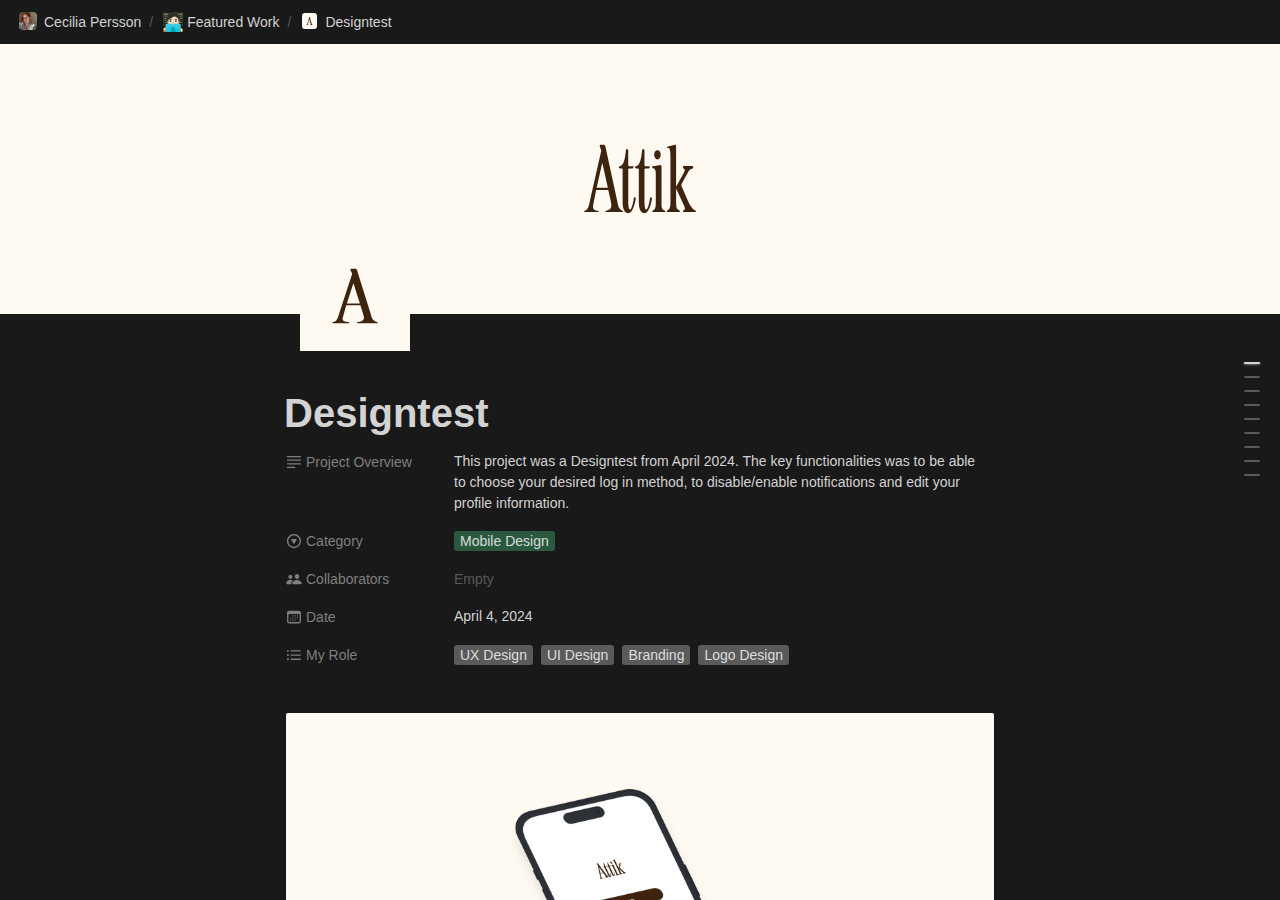
<file: designtest.html>
<html class="notion-html" lang="en" style="--full-viewport-height: 761px;"><head lang="en"><meta charset="utf-8"/><meta content="width=device-width,height=device-height,initial-scale=1,maximum-scale=1,user-scalable=no,viewport-fit=cover" name="viewport"/><noscript><meta content="0;url=https://www.notion.so/disabled-javascript.html" http-equiv="refresh"/></noscript><title>Designtest</title><meta content="en_US" property="og:locale"/><meta content="yes" name="mobile-web-app-capable"/><meta content="app-id=1232780281" property="apple-itunes-app"/><link href="/image/https%3A%2F%2Fprod-files-secure.s3.us-west-2.amazonaws.com%2F648340ae-2f6b-4916-8552-285585c329cb%2F236cc4de-87a9-4bff-974e-28b58d49810c%2FattikMini.svg?table=block&amp;id=158ca0c5-9029-81ba-b427-cd63f52c0eae&amp;spaceId=648340ae-2f6b-4916-8552-285585c329cb&amp;favicon=true&amp;userId=&amp;cache=v2" rel="shortcut icon" type="image/x-icon"/><link href="/images/logo-ios.png" rel="apple-touch-icon"/><meta content="telephone=no" name="format-detection"/><meta content="no" name="msapplication-tap-highlight"/><link href="assets/4e8dd02ae0f74049b708c079bcd1feb979cff37d.css" media="print" rel="stylesheet"/><style>body{background:#fff}body.dark{background:#191919}@keyframes startup-shimmer-animation{0%{transform:translateX(-100%) translateZ(0)}100%{transform:translateX(100%) translateZ(0)}}@keyframes startup-shimmer-fade-in{0%{opacity:0}100%{opacity:1}}@keyframes startup-spinner-rotate{0%{transform:rotate(0) translateZ(0)}100%{transform:rotate(360deg) translateZ(0)}}#initial-loading-spinner{position:fixed;height:100vh;width:100vw;z-index:-1;display:none;align-items:center;justify-content:center;opacity:.5}#initial-loading-spinner svg{height:24px;width:24px;animation:startup-spinner-rotate 1s linear infinite;transform-origin:center center;pointer-events:none}#skeleton{background:#fff;position:fixed;height:100vh;width:100vw;z-index:-1;display:none;overflow:hidden}#initial-loading-spinner.show,#skeleton.show{display:flex}body.dark #skeleton{background:#191919}.notion-front-page #skeleton,.notion-mobile #skeleton{display:none}#skeleton-sidebar{background-color:#f8f8f7;box-shadow:inset -1px 0 0 0 rgba(0,0,0,.025);display:flex;width:240px;flex-direction:column;padding:12px 14px;overflow:hidden}body.dark #skeleton-sidebar{background-color:#202020;box-shadow:inset -1px 0 0 0 rgba(255,255,255,.05)}#skeleton.isElectron #skeleton-sidebar{padding-top:46px}#skeleton .row{display:flex;margin-bottom:11px;align-items:center}#skeleton .row.fadein{animation:1s ease-in 0s 1 normal both running startup-shimmer-fade-in}#skeleton .chevron{width:12px;height:12px;display:block;margin-right:4px;fill:rgba(227,226,224,.5)}body.dark #skeleton .chevron{fill:#2f2f2f}.startup-shimmer{background:rgba(227,226,224,.5);overflow:hidden;position:relative}body.dark .startup-shimmer{background:#2f2f2f}.startup-shimmer::before{content:"";position:absolute;height:100%;width:100%;z-index:1;animation:1s linear infinite startup-shimmer-animation;background:linear-gradient(90deg,rgba(0,0,0,0) 0,rgba(0,0,0,.03) 50%,rgba(0,0,0,0) 100%)}body.dark .startup-shimmer::before{background:linear-gradient(90deg,transparent 0,rgba(86,86,86,.1) 50%,transparent 100%)}#skeleton .icon{width:20px;height:20px;border-radius:4px}#skeleton .text{height:10px;border-radius:10px}#skeleton .draggable{-webkit-app-region:drag;position:absolute;top:0;left:0;width:100%;height:36px;display:none}#skeleton.isElectron .draggable{display:block}</style><link href="assets/e421b5e65fb7413bccbc754c97a5762d38e5a7bc.css" rel="stylesheet"/><link href="assets/injection.css" rel="stylesheet"/><style>


		
		
		.assistant-grouped-edit-chat-container .assistant-grouped-edit-insert {
			background: initial !important;
			border-bottom: initial !important;
			color: rgba(255, 255, 255, 0.81) !important;
		}

		.assistant-grouped-edit-chat-container .assistant-grouped-edit-remove {
			background: initial !important;
			border-bottom: initial !important;
			color: rgba(255, 255, 255, 0.13) !important;
		}
	
	</style></head><body class="notion-body"><style id="scroll-properties"></style><script src="assets/injection.js" type="text/javascript"></script><div id="notion-app"><div class="notion-app-inner notion-dark-theme" style='color: rgba(255, 255, 255, 0.81); fill: currentcolor; line-height: 1.5; font-family: ui-sans-serif, -apple-system, BlinkMacSystemFont, "Segoe UI Variable Display", "Segoe UI", Helvetica, "Apple Color Emoji", Arial, sans-serif, "Segoe UI Emoji", "Segoe UI Symbol"; -webkit-font-smoothing: auto; background-color: rgb(25, 25, 25); transition: height 0.1s;'><div style="height: 100%;"><div class="notion-cursor-listener" style="width: 100vw; height: 100%; position: relative; display: flex; flex: 1 1 0%; background: rgb(25, 25, 25); cursor: text;"><div class="" style="order: 3; display: flex; flex-direction: column; width: 100%; overflow: hidden; isolation: auto;"><header style="background: rgb(25, 25, 25); max-width: 100vw; z-index: 100; user-select: none;"><div class="notion-topbar" style="width: calc(100% + 0px); max-width: 100vw; height: 44px; opacity: 1; transition: opacity 700ms, color 700ms; position: relative; left: 0px;"><div style="display: flex; justify-content: space-between; align-items: center; overflow: hidden; height: 44px; padding-left: 12px; padding-right: 10px;"><div class="notranslate shadow-cursor-breadcrumb" style="display: flex; align-items: center; line-height: 1.2; font-size: 14px; height: 100%; flex-grow: 0; margin-right: 8px; min-width: 0px;"><div class="notion-selectable notion-page-block" data-block-id="158ca0c5-9029-808e-b111-f1178a3e2187" style="display: flex; align-items: center; min-width: 0px;"><a href="cecilia-persson.html" rel="noopener noreferrer" role="link" style="display: flex; color: rgba(255, 255, 255, 0.81); text-decoration: none; user-select: none; transition: background 20ms ease-in; cursor: pointer; align-items: center; flex-shrink: 1; white-space: nowrap; height: 24px; border-radius: 6px; font-size: inherit; line-height: 1.2; min-width: 0px; padding: 2px 6px;"><div style="display: flex; align-items: center; min-width: 0px;"><div class="notion-record-icon notranslate" style="display: flex; align-items: center; justify-content: center; height: 20px; width: 20px; border-radius: 0.25em; flex-shrink: 0; margin-right: 6px; font-weight: 500;"><div><div class="" style="width: 100%; height: 100%;"><img referrerpolicy="same-origin" src="assets/9152ae22c880d1008c6319cece431b4ad0bb4d6e.jpeg" style="display: block; object-fit: cover; border-radius: 4px; width: 17.76px; height: 17.76px; transition: opacity 100ms ease-out;"/></div></div></div><div class="notranslate" style="white-space: nowrap; overflow: hidden; text-overflow: ellipsis; max-width: 160px;">Cecilia Persson</div></div></a></div><span style="margin-left: 2px; margin-right: 2px; color: rgba(255, 255, 255, 0.282);">/</span><div class="notion-selectable notion-collection_view-block" data-block-id="158ca0c5-9029-8137-b039-f7ca4346efd4" style="display: flex; align-items: center; min-width: 0px;"><a href="158ca0c590298137b039f7ca4346efd.html" rel="noopener noreferrer" role="link" style="display: flex; color: rgba(255, 255, 255, 0.81); text-decoration: none; user-select: none; transition: background 20ms ease-in; cursor: pointer; align-items: center; flex-shrink: 1; white-space: nowrap; height: 24px; border-radius: 6px; font-size: inherit; line-height: 1.2; min-width: 0px; padding: 2px 6px;"><div style="display: flex; align-items: center; min-width: 0px;"><div class="notion-record-icon notranslate" style="display: flex; align-items: center; justify-content: center; height: 20px; width: 20px; border-radius: 0.25em; flex-shrink: 0; margin-right: 6px; font-weight: 500;"><div style="display: flex; align-items: center; justify-content: center; height: 20px; width: 20px;"><div style="height: 18px; width: 18px; font-size: 18px; line-height: 1; margin-left: 0px; color: rgb(246, 246, 246);"><span aria-label="🧑🏻‍💻" role="img" style='white-space: nowrap; font-family: "Apple Color Emoji", "Segoe UI Emoji", "Segoe UI Symbol";'>🧑🏻‍💻</span></div></div></div><div class="notranslate" style="white-space: nowrap; overflow: hidden; text-overflow: ellipsis; max-width: 160px;">Featured Work</div></div></a></div><span style="margin-left: 2px; margin-right: 2px; color: rgba(255, 255, 255, 0.282);">/</span><div aria-disabled="true" role="button" style="user-select: none; transition: background 20ms ease-in; cursor: default; display: inline-flex; align-items: center; flex-shrink: 1; white-space: nowrap; height: 24px; border-radius: 6px; font-size: 14px; line-height: 1.2; min-width: 0px; padding-left: 6px; padding-right: 6px; color: rgba(255, 255, 255, 0.81);" tabindex="-1"><div class="notion-record-icon notranslate" style="display: flex; align-items: center; justify-content: center; height: 20px; width: 20px; border-radius: 0.25em; flex-shrink: 0; margin-right: 6px;"><div><div class="" style="width: 100%; height: 100%;"><img referrerpolicy="same-origin" src="assets/b18917e65297834666304a10db4679e126f84c1f.svg" style="display: block; object-fit: fill; border-radius: 4px; width: 17.76px; height: 17.76px; transition: opacity 100ms ease-out; padding: 1px;"/></div></div></div><div class="notranslate" style="white-space: nowrap; overflow: hidden; text-overflow: ellipsis; max-width: 240px;">Designtest</div></div></div><div style="flex-grow: 1; flex-shrink: 1;"></div><div style="display: flex; justify-content: space-between; padding-left: 10px;"><div aria-disabled="true" aria-label="Close panel" class="notion-close-sidebar" role="button" style="user-select: none; transition-behavior: normal; transition-duration: 200ms; transition-timing-function: ease; transition-property: opacity; cursor: default; opacity: 0; display: inline-flex; align-items: center; justify-content: center; flex-shrink: 0; border-radius: 6px; height: 24px; width: 24px; padding: 0px; position: relative; margin-left: 10px; fill: rgba(255, 255, 255, 0.443);" tabindex="-1"><svg class="doubleChevronRight" role="graphics-symbol" style="width: 16px; height: 16px; display: block; fill: inherit; flex-shrink: 0;" viewBox="0 0 16 16"><path d="M2.25781 14.1211C2.47656 14.1211 2.66797 14.0391 2.81836 13.8887L8.14355 8.67969C8.32812 8.49512 8.41699 8.29688 8.41699 8.06445C8.41699 7.8252 8.32812 7.62012 8.14355 7.44922L2.81836 2.24023C2.66797 2.08984 2.4834 2.00781 2.25781 2.00781C1.81348 2.00781 1.46484 2.35645 1.46484 2.80078C1.46484 3.0127 1.55371 3.21777 1.7041 3.375L6.50977 8.05762L1.7041 12.7539C1.55371 12.9043 1.46484 13.1094 1.46484 13.3281C1.46484 13.7725 1.81348 14.1211 2.25781 14.1211ZM8.36914 14.1211C8.58789 14.1211 8.77246 14.0391 8.92285 13.8887L14.2549 8.67969C14.4395 8.49512 14.5283 8.29688 14.5283 8.06445C14.5283 7.8252 14.4326 7.62012 14.2549 7.44922L8.92285 2.24023C8.77246 2.08984 8.58789 2.00781 8.36914 2.00781C7.9248 2.00781 7.56934 2.35645 7.56934 2.80078C7.56934 3.0127 7.66504 3.21777 7.81543 3.375L12.6211 8.05762L7.81543 12.7539C7.66504 12.9043 7.56934 13.1094 7.56934 13.3281C7.56934 13.7725 7.9248 14.1211 8.36914 14.1211Z"></path></svg></div><div style="display: flex;"><div role="button" style="user-select: none; transition: background 20ms ease-in; cursor: pointer; display: inline-flex; align-items: center; flex-shrink: 0; white-space: nowrap; height: 28px; border-radius: 6px; font-size: 14px; line-height: 1.2; min-width: 0px; padding-left: 8px; padding-right: 8px; color: rgba(255, 255, 255, 0.81);" tabindex="0"><svg class="search" role="graphics-symbol" style="width: 14px; height: 14px; display: block; fill: inherit; flex-shrink: 0;" viewBox="0 0 16 16"><path d="M.281 6.438c0-.875.164-1.696.492-2.461a6.484 6.484 0 011.375-2.032A6.237 6.237 0 016.64.078 6.2 6.2 0 019.11.57c.77.328 1.447.787 2.03 1.375a6.374 6.374 0 011.368 2.032c.333.765.5 1.586.5 2.46 0 .688-.107 1.342-.32 1.961a6.28 6.28 0 01-.868 1.696l3.563 3.578c.11.104.19.226.242.367.057.14.086.29.086.445 0 .22-.05.417-.149.594a1.122 1.122 0 01-1 .57c-.156 0-.307-.028-.453-.086a1.058 1.058 0 01-.382-.25l-3.586-3.585c-.5.333-1.047.596-1.641.789a6.089 6.089 0 01-1.86.28 6.237 6.237 0 01-2.468-.491 6.4 6.4 0 01-2.024-1.367A6.509 6.509 0 01.773 8.913a6.256 6.256 0 01-.492-2.476zm1.664 0c0 .65.12 1.26.36 1.828a4.775 4.775 0 001.015 1.5c.433.427.933.763 1.5 1.007a4.548 4.548 0 001.82.368c.652 0 1.261-.123 1.829-.368a4.747 4.747 0 002.508-2.507 4.567 4.567 0 00.367-1.829c0-.645-.123-1.252-.367-1.82a4.776 4.776 0 00-1.016-1.5A4.578 4.578 0 008.469 2.11a4.567 4.567 0 00-1.828-.367c-.646 0-1.253.123-1.82.367a4.667 4.667 0 00-1.5 1.008c-.433.432-.772.932-1.016 1.5a4.633 4.633 0 00-.36 1.82z"></path></svg></div><div role="button" style="user-select: none; transition: background 20ms ease-in; cursor: pointer; display: inline-flex; align-items: center; flex-shrink: 0; white-space: nowrap; height: 28px; border-radius: 6px; font-size: 14px; line-height: 1.2; min-width: 0px; padding-left: 8px; padding-right: 8px; color: rgba(255, 255, 255, 0.81);" tabindex="0"><svg class="duplicate" role="graphics-symbol" style="width: 15px; height: 15px; display: block; fill: inherit; flex-shrink: 0;" viewBox="0 0 16 16"><path d="M2.83887 12.1523H4.00098V13.1846C4.00098 14.6406 4.75977 15.3994 6.24316 15.3994H13.1611C14.6377 15.3994 15.4033 14.6406 15.4033 13.1846V6.21191C15.4033 4.75586 14.6377 3.99707 13.1611 3.99707H11.999V2.96484C11.999 1.50879 11.2334 0.75 9.75684 0.75H2.83887C1.3623 0.75 0.59668 1.50195 0.59668 2.96484V9.93066C0.59668 11.3936 1.3623 12.1523 2.83887 12.1523ZM2.9209 10.8125C2.28516 10.8125 1.93652 10.4844 1.93652 9.82129V3.08105C1.93652 2.41797 2.28516 2.08301 2.9209 2.08301H9.68164C10.3105 2.08301 10.666 2.41797 10.666 3.08105V3.99707H6.24316C4.75977 3.99707 4.00098 4.75586 4.00098 6.21191V10.8125H2.9209ZM6.31836 14.0596C5.68262 14.0596 5.34082 13.7314 5.34082 13.0684V6.32812C5.34082 5.66504 5.68262 5.33691 6.31836 5.33691H13.0791C13.708 5.33691 14.0635 5.66504 14.0635 6.32812V13.0684C14.0635 13.7314 13.708 14.0596 13.0791 14.0596H6.31836Z"></path></svg></div><div aria-label="More actions" role="button" style="user-select: none; transition: background 20ms ease-in; cursor: pointer; display: flex; align-items: center; justify-content: center; width: 32px; height: 28px; border-radius: 4px;" tabindex="0"><svg class="ellipsis" role="graphics-symbol" style="width: 18px; height: 18px; display: block; fill: inherit; flex-shrink: 0;" viewBox="0 0 16 16"><path d="M2.887 9.014c.273 0 .52-.064.738-.192.219-.132.394-.307.526-.526.133-.219.199-.46.199-.725 0-.405-.142-.747-.424-1.025a1.41 1.41 0 00-1.04-.417c-.264 0-.505.066-.724.198a1.412 1.412 0 00-.718 1.244c0 .265.064.506.192.725.132.219.307.394.526.526.219.128.46.192.725.192zm5.113 0a1.412 1.412 0 001.244-.718c.132-.219.198-.46.198-.725 0-.405-.14-.747-.423-1.025A1.386 1.386 0 008 6.129c-.264 0-.506.066-.725.198a1.412 1.412 0 00-.718 1.244c0 .265.064.506.192.725.132.219.308.394.526.526.22.128.46.192.725.192zm5.106 0c.265 0 .506-.064.725-.192.219-.132.394-.307.526-.526.133-.219.199-.46.199-.725 0-.405-.142-.747-.424-1.025a1.394 1.394 0 00-1.026-.417 1.474 1.474 0 00-1.265.718c-.127.218-.19.46-.19.724 0 .265.063.506.19.725.133.219.308.394.527.526.223.128.47.192.738.192z"></path></svg></div><div role="button" style="user-select: none; transition: background 20ms ease-in; cursor: pointer; display: inline-flex; align-items: center; justify-content: center; white-space: nowrap; border-radius: 6px; height: 32px; padding: 0px 10px; font-size: 14px; line-height: 1.2; border: 1px solid rgba(255, 255, 255, 0.13); margin-left: 8px;" tabindex="0">Made with<svg class="notionLogoBlockMonoWhite" role="graphics-symbol" style="width: 14px; height: 14px; display: block; fill: inherit; flex-shrink: 0; margin-left: 6px;" viewBox="0 0 381 396"><path clip-rule="evenodd" d="M235.875 0.868913L42.2191 15.1299L42.0716 15.1427C29.2402 16.2539 17.5452 21.4575 9.54377 31.7056C2.00788 41.3575 0 52.6286 0 61.8081V273.61C0 290.004 6.39474 302.931 16.1515 315.934L16.2408 316.053L61.92 375.319L61.9886 375.407C67.4438 382.345 74.2617 388.53 83.9092 392.051C92.764 395.282 101.803 395.406 109.715 395.029L109.86 395.022L335.006 381.426L335.127 381.417C347.547 380.535 360.717 376.889 370.12 366.212C379.335 355.75 380.958 342.967 380.958 333.359V95.0753C380.958 86.7983 378.898 78.5009 372.39 70.965C368.595 66.5704 363.178 62.6545 359.406 59.9283C358.887 59.5528 358.398 59.1998 357.95 58.8713L357.768 58.7383L295.914 15.2639C287.833 9.40276 279.51 4.11203 268.519 1.62123C258.306 -0.693516 247.597 -0.133719 235.875 0.868913ZM44.056 38.0569L237.701 23.7967C239.187 23.6692 240.605 23.5551 241.959 23.4557C262.28 21.965 268.533 23.8019 282.545 33.9806L344.359 77.4261C344.891 77.8156 345.404 78.1905 345.899 78.5522C354.904 85.1258 357.958 87.3558 357.958 95.0753V333.359C357.958 347.359 353.177 355.996 336.907 358.134C335.822 358.277 334.687 358.391 333.498 358.475L108.619 372.055C94.3416 372.736 87.5464 370.701 80.0693 361.191L34.5487 302.131C34.0389 301.451 33.5477 300.782 33.0748 300.123C25.9812 290.237 23 282.531 23 273.61V61.8081C23 60.2816 23.085 58.7867 23.2643 57.3368C23.7339 53.5393 24.8501 50.0501 26.7789 47.1082C26.814 47.0547 26.8493 47.0014 26.8849 46.9483C26.9254 46.8879 26.9662 46.8277 27.0074 46.7677C30.2624 42.0312 35.7039 38.7802 44.056 38.0569Z" fill="white" fill-rule="evenodd"></path><path d="M80.7599 84.2182C91.6206 93.0413 95.6948 92.3681 116.088 91.0076L308.351 79.463C312.429 79.463 309.038 75.3949 307.678 74.7188L275.747 51.6355C269.629 46.8857 261.478 41.446 245.855 42.8066L59.6871 56.3852C52.8978 57.0584 51.5415 60.453 54.2457 63.1742L80.7599 84.2182Z" fill="white"></path><path clip-rule="evenodd" d="M92.3031 331.318V129.025C92.3031 120.201 95.021 116.125 103.169 115.44L323.977 102.546C331.466 101.868 334.857 106.623 334.857 115.44V316.376C334.857 325.208 333.495 332.686 321.261 333.359L109.964 345.585C97.7361 346.257 92.3031 342.191 92.3031 331.318ZM294.768 152.79C300.894 152.102 302.249 145.992 300.894 139.876L254.001 142.606C247.206 143.279 241.778 148.708 243.135 156.184L260.804 158.213V251.899L191.501 145.995L141.221 149.384C131.703 150.068 128.311 158.886 129.672 165.002L146.654 166.363V300.099L134.424 303.489C129.67 304.848 128.308 311.631 129.67 314.35L176.538 311.631C193.54 311.631 193.54 299.418 193.54 299.418L172.467 294.662V193.514L239.06 298.057C247.206 308.234 249.929 311.631 260.804 311.631C267.596 311.631 275.747 308.915 284.586 304.164V154.818L294.768 152.79Z" fill="white" fill-rule="evenodd"></path></svg></div></div></div></div></div><div style="width: calc(100% + 0px); user-select: none;"></div></header><main class="notion-frame" style="flex-grow: 0; flex-shrink: 1; display: flex; flex-direction: column; background: rgb(25, 25, 25); z-index: 1; height: calc(-44px + 100vh); max-height: 100%; position: relative; width: 1200px; transform: translateX(0px); transition-duration: 200ms; transition-timing-function: ease; transition-property: width, transform;"><div style="display: contents;"><div class="notion-scroller vertical" style="z-index: 1; display: flex; flex-direction: column; flex-grow: 1; position: relative; align-items: center; margin-right: 0px; margin-bottom: 0px; overflow: hidden auto;"><div class="sticky-portal-target" data-sticky-stack-name="default" style="position: sticky; z-index: 85; width: 100%; top: 0px; left: 0px; height: 0px; flex: 0 1 0%;"></div><div style="position: absolute; top: 0px; left: 0px; z-index: 99;"><div class="notion-selectable-hover-menu-item"></div></div><div aria-disabled="true" aria-label="Start typing to edit text" aria-multiline="true" class="whenContentEditable" data-content-editable-root="true" role="textbox" style="caret-color: rgba(255, 255, 255, 0.81); width: 100%; display: flex; flex-direction: column; position: relative; align-items: center; flex-grow: 1; --whenContentEditable--WebkitUserModify: read-write-plaintext-only;"><span data-content-editable-root-tiny-selection-trap="true" style="height: 1px; width: 1px; caret-color: transparent; margin-top: -1px;"></span><div class="layout" style="padding-bottom: 30vh; transform: translateX(0px); transition-duration: 200ms; transition-timing-function: ease; transition-property: transform;"><div class="pseudoSelection" contenteditable="false" data-content-editable-void="true" style="user-select: none; --pseudoSelection--background: transparent; display: contents;"><div class="layout-margin-right" style="width: calc(100% + 0px); grid-row: 1 / -1; padding-left: 0px; position: sticky; top: 0px; right: 0px; z-index: 80; transition: opacity 0.2s; opacity: 1; visibility: visible; pointer-events: none;"><div style="width: 100%; height: 0px;"></div><div class="hide-scrollbar ignore-scrolling-container notion-floating-table-of-contents" style="position: absolute; top: 0px; width: calc(100% + 0px); height: calc(-44px + 100vh); display: flex; flex-direction: column; pointer-events: none;"><div style="display: flex;"><div contenteditable="false" data-content-editable-void="true" style="width: 100%;"><div style="max-height: 319px; margin-bottom: 60px; pointer-events: auto;"><div style="max-height: 319px; display: flex; flex-direction: row; position: absolute; top: 318px; right: 0px; overflow-y: hidden; opacity: 1;"><div style="width: 56px; display: flex; flex-direction: column; justify-content: center; padding-bottom: 12px; padding-right: 8px;"><div style="display: flex; flex-direction: column; gap: 12px; padding-left: 20px; padding-bottom: 12px; height: 100%;"><div><div style="background-color: rgb(211, 211, 211); height: 2px; width: 16px; transition: background 0.2s, box-shadow 0.2s; box-shadow: rgb(211, 211, 211) 0px 0px 3px; border-radius: 2px; margin-left: 0px;"></div></div><div><div style="background-color: rgb(90, 90, 90); height: 2px; width: 16px; transition: background 0.2s, box-shadow 0.2s; box-shadow: none; border-radius: 2px; margin-left: 0px;"></div></div><div><div style="background-color: rgb(90, 90, 90); height: 2px; width: 16px; transition: background 0.2s, box-shadow 0.2s; box-shadow: none; border-radius: 2px; margin-left: 0px;"></div></div><div><div style="background-color: rgb(90, 90, 90); height: 2px; width: 16px; transition: background 0.2s, box-shadow 0.2s; box-shadow: none; border-radius: 2px; margin-left: 0px;"></div></div><div><div style="background-color: rgb(90, 90, 90); height: 2px; width: 16px; transition: background 0.2s, box-shadow 0.2s; box-shadow: none; border-radius: 2px; margin-left: 0px;"></div></div><div><div style="background-color: rgb(90, 90, 90); height: 2px; width: 16px; transition: background 0.2s, box-shadow 0.2s; box-shadow: none; border-radius: 2px; margin-left: 0px;"></div></div><div><div style="background-color: rgb(90, 90, 90); height: 2px; width: 16px; transition: background 0.2s, box-shadow 0.2s; box-shadow: none; border-radius: 2px; margin-left: 0px;"></div></div><div><div style="background-color: rgb(90, 90, 90); height: 2px; width: 16px; transition: background 0.2s, box-shadow 0.2s; box-shadow: none; border-radius: 2px; margin-left: 0px;"></div></div><div><div style="background-color: rgb(90, 90, 90); height: 2px; width: 16px; transition: background 0.2s, box-shadow 0.2s; box-shadow: none; border-radius: 2px; margin-left: 0px;"></div></div></div></div></div></div></div></div></div></div></div><div class="layout-full" style="isolation: isolate;"><div class="pseudoSelection" contenteditable="false" data-content-editable-void="true" style="user-select: none; --pseudoSelection--background: transparent; width: 100%; display: flex; flex-direction: column; align-items: center; flex-shrink: 0; flex-grow: 0; z-index: 2; transform: translateX(0px); transition-duration: 200ms; transition-timing-function: ease; transition-property: transform;"><div style="position: relative; width: 100%; z-index: 1; display: flex; flex-direction: column; align-items: center; height: 30vh; max-height: 280px; cursor: default;"><div style="width: 100%; cursor: inherit;"><div style="display: grid; width: 100%; height: 30vh; max-height: 280px;"><div class="" style="grid-area: 1 / 1; width: 100%; height: 100%;"><img referrerpolicy="same-origin" src="assets/02eea8feeeead2225eb9722c3d0f0747370667fe.svg" style="display: block; object-fit: cover; border-radius: 0px; width: 100%; height: 30vh; max-height: 280px; opacity: 1; object-position: center 50%;"/></div></div></div><div aria-hidden="true" style='background: rgba(0, 0, 0, 0.4); border-radius: 4px; color: white; font-size: 12px; font-family: ui-sans-serif, -apple-system, BlinkMacSystemFont, "Segoe UI Variable Display", "Segoe UI", Helvetica, "Apple Color Emoji", Arial, sans-serif, "Segoe UI Emoji", "Segoe UI Symbol"; width: 180px; left: calc(50% - 90px); padding: 0.3em 1.5em; pointer-events: none; position: absolute; top: calc(50% - 10px); text-align: center; opacity: 0;'>Drag image to reposition</div></div></div></div><div class="layout-content" style="margin-bottom: 8px; margin-left: -4px;"><div style="width: 100%; display: flex; flex-direction: column; align-items: center; flex-shrink: 0; flex-grow: 0;"><div style="max-width: 100%; padding-left: calc(0px + env(safe-area-inset-left)); width: 100%;"><div class="pseudoSelection" contenteditable="false" data-content-editable-void="true" style="user-select: none; --pseudoSelection--background: transparent; pointer-events: none;"><div style="display: flow-root; pointer-events: auto;"><div class="notion-record-icon notranslate" style="display: flex; align-items: center; justify-content: center; height: 140px; width: 140px; border-radius: 0.25em; flex-shrink: 0; position: relative; z-index: 1; margin-left: 3px; margin-bottom: 0px; margin-top: -80px; pointer-events: auto;"><div><div class="" style="width: 100%; height: 100%;"><img alt="Page icon" referrerpolicy="same-origin" src="assets/b18917e65297834666304a10db4679e126f84c1f.svg" style="display: block; object-fit: fill; border-radius: 4px; width: 124.32px; height: 124.32px; transition: opacity 100ms ease-out; padding: 7px;"/></div></div></div></div><div><div class="notion-page-controls" style='display: flex; justify-content: flex-start; flex-wrap: wrap; padding-top: 8px; padding-bottom: 4px; margin-left: -1px; color: rgba(255, 255, 255, 0.282); font-family: ui-sans-serif, -apple-system, BlinkMacSystemFont, "Segoe UI Variable Display", "Segoe UI", Helvetica, "Apple Color Emoji", Arial, sans-serif, "Segoe UI Emoji", "Segoe UI Symbol"; pointer-events: auto;'></div></div></div><div style="padding-right: calc(0px + env(safe-area-inset-right));"><div><div class="notion-selectable notion-page-block" data-block-id="158ca0c5-9029-81ba-b427-cd63f52c0eae" style='color: rgba(255, 255, 255, 0.81); font-weight: 700; line-height: 1.2; font-size: 40px; font-family: ui-sans-serif, -apple-system, BlinkMacSystemFont, "Segoe UI Variable Display", "Segoe UI", Helvetica, "Apple Color Emoji", Arial, sans-serif, "Segoe UI Emoji", "Segoe UI Symbol"; cursor: text; display: flex; align-items: center;'><h1 contenteditable="false" data-content-editable-leaf="true" placeholder="New page" spellcheck="true" style="max-width: 100%; width: 100%; white-space: pre-wrap; word-break: break-word; caret-color: rgba(255, 255, 255, 0.81); padding-top: 3px; padding-left: 2px; padding-right: 2px; font-size: 1em; font-weight: inherit; margin: 0px;">Designtest</h1></div><div style="margin-left: 4px;"></div></div></div></div></div></div><div class="layout-content" style="margin-bottom: 12px; padding-bottom: 8px; margin-left: -6px;"><div style="display: flex; flex-direction: column; gap: 8px;"><div contenteditable="false" data-content-editable-void="true"><div style="width: 100%; font-size: 14px;"><div style="width: 100%; max-width: 100%; margin: 0px auto;"><div><div aria-label="Page properties" role="table" style="margin: 0px;"><div><div aria-labelledby=":r4:" role="row" style="display: flex; width: 100%; position: relative; opacity: 1; margin-bottom: 4px;"><div style="display: flex; flex-direction: row; align-items: center; align-self: flex-start;"><div style="display: flex; align-items: center; color: rgb(127, 127, 127); height: 34px; width: 160px; max-width: 160px; min-width: 0px;"><div aria-disabled="true" id=":r4:" role="cell" style="user-select: none; transition: background 20ms ease-in; cursor: default; display: flex; align-items: center; height: 100%; width: 100%; border-radius: 4px; padding: 0px 6px; max-width: 100%;" tabindex="-1"><div style="display: flex; align-items: center; line-height: 20px; min-width: 0px; font-size: 14px; font-weight: 400;"><div style="margin-right: 2px; display: grid; justify-content: center; align-items: center;"><div style="grid-area: 1 / 1; opacity: 1; transition: opacity 150ms;"><svg class="typesText" role="graphics-symbol" style="width: 16px; height: 16px; display: block; fill: rgba(255, 255, 255, 0.443); flex-shrink: 0; margin-right: 2px;" viewBox="0 0 16 16"><path d="M1.56738 3.25879H14.4258C14.7676 3.25879 15.0479 2.97852 15.0479 2.63672C15.0479 2.29492 14.7744 2.02148 14.4258 2.02148H1.56738C1.21875 2.02148 0.952148 2.29492 0.952148 2.63672C0.952148 2.97852 1.22559 3.25879 1.56738 3.25879ZM1.56738 6.84082H14.4258C14.7676 6.84082 15.0479 6.56055 15.0479 6.21875C15.0479 5.87695 14.7744 5.60352 14.4258 5.60352H1.56738C1.21875 5.60352 0.952148 5.87695 0.952148 6.21875C0.952148 6.56055 1.22559 6.84082 1.56738 6.84082ZM1.56738 10.4229H14.4258C14.7676 10.4229 15.0479 10.1426 15.0479 9.80078C15.0479 9.45898 14.7744 9.18555 14.4258 9.18555H1.56738C1.21875 9.18555 0.952148 9.45898 0.952148 9.80078C0.952148 10.1426 1.22559 10.4229 1.56738 10.4229ZM1.56738 14.0049H8.75879C9.10059 14.0049 9.38086 13.7246 9.38086 13.3828C9.38086 13.041 9.10742 12.7676 8.75879 12.7676H1.56738C1.21875 12.7676 0.952148 13.041 0.952148 13.3828C0.952148 13.7246 1.22559 14.0049 1.56738 14.0049Z"></path></svg></div><div style="grid-area: 1 / 1; opacity: 0; transition: opacity 150ms;"><div style="display: flex; align-items: center; justify-content: center; width: 18px; height: 24px; flex-shrink: 0; cursor: -webkit-grab;"><svg class="dragHandle" role="graphics-symbol" style="width: 12px; height: 12px; display: block; fill: rgba(255, 255, 255, 0.443); flex-shrink: 0;" viewBox="0 0 10 10"><path d="M3,2 C2.44771525,2 2,1.55228475 2,1 C2,0.44771525 2.44771525,0 3,0 C3.55228475,0 4,0.44771525 4,1 C4,1.55228475 3.55228475,2 3,2 Z M3,6 C2.44771525,6 2,5.55228475 2,5 C2,4.44771525 2.44771525,4 3,4 C3.55228475,4 4,4.44771525 4,5 C4,5.55228475 3.55228475,6 3,6 Z M3,10 C2.44771525,10 2,9.55228475 2,9 C2,8.44771525 2.44771525,8 3,8 C3.55228475,8 4,8.44771525 4,9 C4,9.55228475 3.55228475,10 3,10 Z M7,2 C6.44771525,2 6,1.55228475 6,1 C6,0.44771525 6.44771525,0 7,0 C7.55228475,0 8,0.44771525 8,1 C8,1.55228475 7.55228475,2 7,2 Z M7,6 C6.44771525,6 6,5.55228475 6,5 C6,4.44771525 6.44771525,4 7,4 C7.55228475,4 8,4.44771525 8,5 C8,5.55228475 7.55228475,6 7,6 Z M7,10 C6.44771525,10 6,9.55228475 6,9 C6,8.44771525 6.44771525,8 7,8 C7.55228475,8 8,8.44771525 8,9 C8,9.55228475 7.55228475,10 7,10 Z"></path></svg></div></div></div><div style="white-space: nowrap; overflow: hidden; text-overflow: ellipsis;">Project Overview</div></div></div></div></div><div role="cell" style="display: flex; height: 100%; flex: 1 1 auto; flex-direction: column; min-width: 0px; margin-left: 4px;"><div class="notion-selectable notion-page-block" data-block-id="158ca0c5-9029-81ba-b427-cd63f52c0eae"><div style="display: flex; align-items: center; height: 100%; flex: 1 1 auto; min-width: 0px; margin-left: 4px;"><div style="position: relative; font-size: 14px; overflow: hidden; display: inline-block; border-radius: 4px; width: 100%; min-height: 34px; padding: 6px;"><div style="display: flex; justify-content: end; position: absolute; top: 5px; right: 0px; left: 0px; z-index: 2; margin: 0px 4px; pointer-events: none;"><div class="quickActionContainer" style="display: flex; pointer-events: auto; background: rgb(37, 37, 37); padding: 2px; height: 1px; box-shadow: rgba(15, 15, 15, 0.2) 0px 0px 0px 1px, rgba(15, 15, 15, 0.2) 0px 2px 4px; border-radius: 6px; position: absolute; overflow: hidden; clip: rect(1px, 1px, 1px, 1px); white-space: nowrap; width: 1px;"><div style="display: flex; position: relative;"><div aria-label="Copy to Clipboard" role="button" style="user-select: none; transition: background 20ms ease-in; cursor: pointer; display: inline-flex; align-items: center; justify-content: center; flex-shrink: 0; border-radius: 6px; height: 20px; width: 20px; padding: 0px; background: rgb(37, 37, 37);" tabindex="0"><svg class="copy" role="graphics-symbol" style="width: 14px; height: 14px; display: block; fill: rgba(255, 255, 255, 0.443); flex-shrink: 0; color: rgba(255, 255, 255, 0.443);" viewBox="0 0 14 16"><path d="M2.404 15.322h5.701c1.26 0 1.887-.662 1.887-1.927V12.38h1.154c1.254 0 1.91-.662 1.91-1.928V5.555c0-.774-.158-1.266-.626-1.74L9.512.837C9.066.387 8.545.21 7.865.21H5.463c-1.254 0-1.91.662-1.91 1.928v1.084H2.404c-1.254 0-1.91.668-1.91 1.933v8.239c0 1.265.656 1.927 1.91 1.927zm7.588-6.62c0-.792-.1-1.161-.592-1.665L6.225 3.814c-.452-.462-.844-.58-1.5-.591V2.215c0-.533.28-.832.843-.832h2.38v2.883c0 .726.386 1.113 1.107 1.113h2.83v4.998c0 .539-.276.832-.844.832H9.992V8.701zm-.79-4.29c-.206 0-.288-.088-.288-.287V1.594l2.771 2.818H9.201zM2.503 14.15c-.563 0-.844-.293-.844-.832V5.232c0-.539.281-.837.85-.837h1.91v3.187c0 .85.416 1.26 1.26 1.26h3.14v4.476c0 .54-.28.832-.843.832H2.504zM5.79 7.816c-.24 0-.346-.105-.346-.345V4.547l3.223 3.27H5.791z"></path></svg></div></div></div></div><div style="line-height: 1.5; word-break: break-word; white-space: pre-wrap;"><span>This project was a Designtest from April 2024. The key functionalities was to be able to choose your desired log in method, to disable/enable notifications and edit your profile information.</span></div></div></div></div></div></div></div><div><div aria-labelledby=":r5:" role="row" style="display: flex; width: 100%; position: relative; opacity: 1; margin-bottom: 4px;"><div style="display: flex; flex-direction: row; align-items: center; align-self: flex-start;"><div style="display: flex; align-items: center; color: rgb(127, 127, 127); height: 34px; width: 160px; max-width: 160px; min-width: 0px;"><div aria-disabled="true" id=":r5:" role="cell" style="user-select: none; transition: background 20ms ease-in; cursor: default; display: flex; align-items: center; height: 100%; width: 100%; border-radius: 4px; padding: 0px 6px; max-width: 100%;" tabindex="-1"><div style="display: flex; align-items: center; line-height: 20px; min-width: 0px; font-size: 14px; font-weight: 400;"><div style="margin-right: 2px; display: grid; justify-content: center; align-items: center;"><div style="grid-area: 1 / 1; opacity: 1; transition: opacity 150ms;"><svg class="typesSelect" role="graphics-symbol" style="width: 16px; height: 16px; display: block; fill: rgba(255, 255, 255, 0.443); flex-shrink: 0; margin-right: 2px;" viewBox="0 0 16 16"><path d="M8 15.126C11.8623 15.126 15.0615 11.9336 15.0615 8.06445C15.0615 4.20215 11.8623 1.00293 7.99316 1.00293C4.13086 1.00293 0.938477 4.20215 0.938477 8.06445C0.938477 11.9336 4.1377 15.126 8 15.126ZM8 13.7383C4.85547 13.7383 2.33301 11.209 2.33301 8.06445C2.33301 4.91992 4.84863 2.39746 7.99316 2.39746C11.1377 2.39746 13.6738 4.91992 13.6738 8.06445C13.6738 11.209 11.1445 13.7383 8 13.7383ZM7.62402 10.6348C7.79492 10.915 8.20508 10.9287 8.37598 10.6348L10.666 6.73145C10.8574 6.41016 10.7002 6.04102 10.3652 6.04102H5.62793C5.29297 6.04102 5.14941 6.43066 5.32031 6.73145L7.62402 10.6348Z"></path></svg></div><div style="grid-area: 1 / 1; opacity: 0; transition: opacity 150ms;"><div style="display: flex; align-items: center; justify-content: center; width: 18px; height: 24px; flex-shrink: 0; cursor: -webkit-grab;"><svg class="dragHandle" role="graphics-symbol" style="width: 12px; height: 12px; display: block; fill: rgba(255, 255, 255, 0.443); flex-shrink: 0;" viewBox="0 0 10 10"><path d="M3,2 C2.44771525,2 2,1.55228475 2,1 C2,0.44771525 2.44771525,0 3,0 C3.55228475,0 4,0.44771525 4,1 C4,1.55228475 3.55228475,2 3,2 Z M3,6 C2.44771525,6 2,5.55228475 2,5 C2,4.44771525 2.44771525,4 3,4 C3.55228475,4 4,4.44771525 4,5 C4,5.55228475 3.55228475,6 3,6 Z M3,10 C2.44771525,10 2,9.55228475 2,9 C2,8.44771525 2.44771525,8 3,8 C3.55228475,8 4,8.44771525 4,9 C4,9.55228475 3.55228475,10 3,10 Z M7,2 C6.44771525,2 6,1.55228475 6,1 C6,0.44771525 6.44771525,0 7,0 C7.55228475,0 8,0.44771525 8,1 C8,1.55228475 7.55228475,2 7,2 Z M7,6 C6.44771525,6 6,5.55228475 6,5 C6,4.44771525 6.44771525,4 7,4 C7.55228475,4 8,4.44771525 8,5 C8,5.55228475 7.55228475,6 7,6 Z M7,10 C6.44771525,10 6,9.55228475 6,9 C6,8.44771525 6.44771525,8 7,8 C7.55228475,8 8,8.44771525 8,9 C8,9.55228475 7.55228475,10 7,10 Z"></path></svg></div></div></div><div style="white-space: nowrap; overflow: hidden; text-overflow: ellipsis;">Category</div></div></div></div></div><div role="cell" style="display: flex; height: 100%; flex: 1 1 auto; flex-direction: column; min-width: 0px; margin-left: 4px;"><div class="notion-selectable notion-page-block" data-block-id="158ca0c5-9029-81ba-b427-cd63f52c0eae"><div style="display: flex; align-items: center; height: 100%; flex: 1 1 auto; min-width: 0px; margin-left: 4px;"><div style="position: relative; font-size: 14px; overflow: hidden; display: inline-block; border-radius: 4px; width: 100%; min-height: 34px; padding: 7px 6px;"><div style="display: flex; justify-content: end; position: absolute; top: 5px; right: 0px; left: 0px; z-index: 2; margin: 0px 4px; pointer-events: none;"><div class="quickActionContainer" style="display: flex; pointer-events: auto; background: rgb(37, 37, 37); padding: 2px; height: 1px; box-shadow: rgba(15, 15, 15, 0.2) 0px 0px 0px 1px, rgba(15, 15, 15, 0.2) 0px 2px 4px; border-radius: 6px; position: absolute; overflow: hidden; clip: rect(1px, 1px, 1px, 1px); white-space: nowrap; width: 1px;"></div></div><div style="display: flex; flex-wrap: wrap; gap: 6px 8px;"><div style="display: flex; align-items: center; flex-shrink: 0; min-width: 0px; max-width: 100%; height: 20px; margin: 0px; border-radius: 3px; padding-left: 6px; padding-right: 6px; line-height: 120%; font-size: 14px; color: rgba(255, 255, 255, 0.804); background: rgb(43, 89, 63); white-space: nowrap; overflow: hidden; text-overflow: ellipsis;"><div style="white-space: nowrap; overflow: hidden; text-overflow: ellipsis; display: inline-flex; align-items: center; height: 20px; line-height: 20px;"><span style="white-space: nowrap; overflow: hidden; text-overflow: ellipsis;">Mobile Design</span></div></div></div></div></div></div></div></div></div><div><div aria-labelledby=":r6:" role="row" style="display: flex; width: 100%; position: relative; opacity: 1; margin-bottom: 4px;"><div style="display: flex; flex-direction: row; align-items: center; align-self: flex-start;"><div style="display: flex; align-items: center; color: rgb(127, 127, 127); height: 34px; width: 160px; max-width: 160px; min-width: 0px;"><div aria-disabled="true" id=":r6:" role="cell" style="user-select: none; transition: background 20ms ease-in; cursor: default; display: flex; align-items: center; height: 100%; width: 100%; border-radius: 4px; padding: 0px 6px; max-width: 100%;" tabindex="-1"><div style="display: flex; align-items: center; line-height: 20px; min-width: 0px; font-size: 14px; font-weight: 400;"><div style="margin-right: 2px; display: grid; justify-content: center; align-items: center;"><div style="grid-area: 1 / 1; opacity: 1; transition: opacity 150ms;"><svg class="typesPerson" role="graphics-symbol" style="width: 16px; height: 16px; display: block; fill: rgba(255, 255, 255, 0.443); flex-shrink: 0; margin-right: 2px;" viewBox="0 0 16 16"><path d="M10.9536 7.90088C12.217 7.90088 13.2559 6.79468 13.2559 5.38525C13.2559 4.01514 12.2114 2.92017 10.9536 2.92017C9.70142 2.92017 8.65137 4.02637 8.65698 5.39087C8.6626 6.79468 9.69019 7.90088 10.9536 7.90088ZM4.4231 8.03003C5.52368 8.03003 6.42212 7.05859 6.42212 5.83447C6.42212 4.63843 5.51245 3.68945 4.4231 3.68945C3.33374 3.68945 2.41846 4.64966 2.41846 5.84009C2.42407 7.05859 3.32251 8.03003 4.4231 8.03003ZM1.37964 13.168H5.49561C4.87231 12.292 5.43384 10.6074 6.78711 9.51807C6.18628 9.14746 5.37769 8.87231 4.4231 8.87231C1.95239 8.87231 0.262207 10.6917 0.262207 12.1628C0.262207 12.7974 0.548584 13.168 1.37964 13.168ZM7.50024 13.168H14.407C15.4009 13.168 15.7322 12.8423 15.7322 12.2864C15.7322 10.8489 13.8679 8.88354 10.9536 8.88354C8.04492 8.88354 6.17505 10.8489 6.17505 12.2864C6.17505 12.8423 6.50635 13.168 7.50024 13.168Z"></path></svg></div><div style="grid-area: 1 / 1; opacity: 0; transition: opacity 150ms;"><div style="display: flex; align-items: center; justify-content: center; width: 18px; height: 24px; flex-shrink: 0; cursor: -webkit-grab;"><svg class="dragHandle" role="graphics-symbol" style="width: 12px; height: 12px; display: block; fill: rgba(255, 255, 255, 0.443); flex-shrink: 0;" viewBox="0 0 10 10"><path d="M3,2 C2.44771525,2 2,1.55228475 2,1 C2,0.44771525 2.44771525,0 3,0 C3.55228475,0 4,0.44771525 4,1 C4,1.55228475 3.55228475,2 3,2 Z M3,6 C2.44771525,6 2,5.55228475 2,5 C2,4.44771525 2.44771525,4 3,4 C3.55228475,4 4,4.44771525 4,5 C4,5.55228475 3.55228475,6 3,6 Z M3,10 C2.44771525,10 2,9.55228475 2,9 C2,8.44771525 2.44771525,8 3,8 C3.55228475,8 4,8.44771525 4,9 C4,9.55228475 3.55228475,10 3,10 Z M7,2 C6.44771525,2 6,1.55228475 6,1 C6,0.44771525 6.44771525,0 7,0 C7.55228475,0 8,0.44771525 8,1 C8,1.55228475 7.55228475,2 7,2 Z M7,6 C6.44771525,6 6,5.55228475 6,5 C6,4.44771525 6.44771525,4 7,4 C7.55228475,4 8,4.44771525 8,5 C8,5.55228475 7.55228475,6 7,6 Z M7,10 C6.44771525,10 6,9.55228475 6,9 C6,8.44771525 6.44771525,8 7,8 C7.55228475,8 8,8.44771525 8,9 C8,9.55228475 7.55228475,10 7,10 Z"></path></svg></div></div></div><div style="white-space: nowrap; overflow: hidden; text-overflow: ellipsis;">Collaborators</div></div></div></div></div><div role="cell" style="display: flex; height: 100%; flex: 1 1 auto; flex-direction: column; min-width: 0px; margin-left: 4px;"><div class="notion-selectable notion-page-block" data-block-id="158ca0c5-9029-81ba-b427-cd63f52c0eae"><div style="display: flex; align-items: center; height: 100%; flex: 1 1 auto; min-width: 0px; margin-left: 4px;"><div style="position: relative; font-size: 14px; overflow: hidden; display: inline-block; border-radius: 4px; width: 100%; min-height: 34px; padding: 7px 6px;"><div style="display: flex; justify-content: end; position: absolute; top: 5px; right: 0px; left: 0px; z-index: 2; margin: 0px 4px; pointer-events: none;"><div class="quickActionContainer" style="display: flex; pointer-events: auto; background: rgb(37, 37, 37); padding: 2px; height: 1px; box-shadow: rgba(15, 15, 15, 0.2) 0px 0px 0px 1px, rgba(15, 15, 15, 0.2) 0px 2px 4px; border-radius: 6px; position: absolute; overflow: hidden; clip: rect(1px, 1px, 1px, 1px); white-space: nowrap; width: 1px;"></div></div><div style="line-height: 20px; word-break: break-word; white-space: pre-wrap; color: rgba(255, 255, 255, 0.282);">Empty</div></div></div></div></div></div></div><div><div aria-labelledby=":r7:" role="row" style="display: flex; width: 100%; position: relative; opacity: 1; margin-bottom: 4px;"><div style="display: flex; flex-direction: row; align-items: center; align-self: flex-start;"><div style="display: flex; align-items: center; color: rgb(127, 127, 127); height: 34px; width: 160px; max-width: 160px; min-width: 0px;"><div aria-disabled="true" id=":r7:" role="cell" style="user-select: none; transition: background 20ms ease-in; cursor: default; display: flex; align-items: center; height: 100%; width: 100%; border-radius: 4px; padding: 0px 6px; max-width: 100%;" tabindex="-1"><div style="display: flex; align-items: center; line-height: 20px; min-width: 0px; font-size: 14px; font-weight: 400;"><div style="margin-right: 2px; display: grid; justify-content: center; align-items: center;"><div style="grid-area: 1 / 1; opacity: 1; transition: opacity 150ms;"><svg class="typesDate" role="graphics-symbol" style="width: 16px; height: 16px; display: block; fill: rgba(255, 255, 255, 0.443); flex-shrink: 0; margin-right: 2px;" viewBox="0 0 16 16"><path d="M3.29688 14.4561H12.7031C14.1797 14.4561 14.9453 13.6904 14.9453 12.2344V3.91504C14.9453 2.45215 14.1797 1.69336 12.7031 1.69336H3.29688C1.82031 1.69336 1.05469 2.45215 1.05469 3.91504V12.2344C1.05469 13.6973 1.82031 14.4561 3.29688 14.4561ZM3.27637 13.1162C2.70898 13.1162 2.39453 12.8154 2.39453 12.2207V5.9043C2.39453 5.30273 2.70898 5.00879 3.27637 5.00879H12.71C13.2842 5.00879 13.6055 5.30273 13.6055 5.9043V12.2207C13.6055 12.8154 13.2842 13.1162 12.71 13.1162H3.27637ZM6.68066 7.38086H7.08398C7.33008 7.38086 7.41211 7.30566 7.41211 7.05957V6.66309C7.41211 6.41699 7.33008 6.3418 7.08398 6.3418H6.68066C6.44141 6.3418 6.35938 6.41699 6.35938 6.66309V7.05957C6.35938 7.30566 6.44141 7.38086 6.68066 7.38086ZM8.92285 7.38086H9.31934C9.56543 7.38086 9.64746 7.30566 9.64746 7.05957V6.66309C9.64746 6.41699 9.56543 6.3418 9.31934 6.3418H8.92285C8.67676 6.3418 8.59473 6.41699 8.59473 6.66309V7.05957C8.59473 7.30566 8.67676 7.38086 8.92285 7.38086ZM11.1582 7.38086H11.5547C11.8008 7.38086 11.8828 7.30566 11.8828 7.05957V6.66309C11.8828 6.41699 11.8008 6.3418 11.5547 6.3418H11.1582C10.9121 6.3418 10.8301 6.41699 10.8301 6.66309V7.05957C10.8301 7.30566 10.9121 7.38086 11.1582 7.38086ZM4.44531 9.58203H4.84863C5.09473 9.58203 5.17676 9.50684 5.17676 9.26074V8.86426C5.17676 8.61816 5.09473 8.54297 4.84863 8.54297H4.44531C4.20605 8.54297 4.12402 8.61816 4.12402 8.86426V9.26074C4.12402 9.50684 4.20605 9.58203 4.44531 9.58203ZM6.68066 9.58203H7.08398C7.33008 9.58203 7.41211 9.50684 7.41211 9.26074V8.86426C7.41211 8.61816 7.33008 8.54297 7.08398 8.54297H6.68066C6.44141 8.54297 6.35938 8.61816 6.35938 8.86426V9.26074C6.35938 9.50684 6.44141 9.58203 6.68066 9.58203ZM8.92285 9.58203H9.31934C9.56543 9.58203 9.64746 9.50684 9.64746 9.26074V8.86426C9.64746 8.61816 9.56543 8.54297 9.31934 8.54297H8.92285C8.67676 8.54297 8.59473 8.61816 8.59473 8.86426V9.26074C8.59473 9.50684 8.67676 9.58203 8.92285 9.58203ZM11.1582 9.58203H11.5547C11.8008 9.58203 11.8828 9.50684 11.8828 9.26074V8.86426C11.8828 8.61816 11.8008 8.54297 11.5547 8.54297H11.1582C10.9121 8.54297 10.8301 8.61816 10.8301 8.86426V9.26074C10.8301 9.50684 10.9121 9.58203 11.1582 9.58203ZM4.44531 11.7832H4.84863C5.09473 11.7832 5.17676 11.708 5.17676 11.4619V11.0654C5.17676 10.8193 5.09473 10.7441 4.84863 10.7441H4.44531C4.20605 10.7441 4.12402 10.8193 4.12402 11.0654V11.4619C4.12402 11.708 4.20605 11.7832 4.44531 11.7832ZM6.68066 11.7832H7.08398C7.33008 11.7832 7.41211 11.708 7.41211 11.4619V11.0654C7.41211 10.8193 7.33008 10.7441 7.08398 10.7441H6.68066C6.44141 10.7441 6.35938 10.8193 6.35938 11.0654V11.4619C6.35938 11.708 6.44141 11.7832 6.68066 11.7832ZM8.92285 11.7832H9.31934C9.56543 11.7832 9.64746 11.708 9.64746 11.4619V11.0654C9.64746 10.8193 9.56543 10.7441 9.31934 10.7441H8.92285C8.67676 10.7441 8.59473 10.8193 8.59473 11.0654V11.4619C8.59473 11.708 8.67676 11.7832 8.92285 11.7832Z"></path></svg></div><div style="grid-area: 1 / 1; opacity: 0; transition: opacity 150ms;"><div style="display: flex; align-items: center; justify-content: center; width: 18px; height: 24px; flex-shrink: 0; cursor: -webkit-grab;"><svg class="dragHandle" role="graphics-symbol" style="width: 12px; height: 12px; display: block; fill: rgba(255, 255, 255, 0.443); flex-shrink: 0;" viewBox="0 0 10 10"><path d="M3,2 C2.44771525,2 2,1.55228475 2,1 C2,0.44771525 2.44771525,0 3,0 C3.55228475,0 4,0.44771525 4,1 C4,1.55228475 3.55228475,2 3,2 Z M3,6 C2.44771525,6 2,5.55228475 2,5 C2,4.44771525 2.44771525,4 3,4 C3.55228475,4 4,4.44771525 4,5 C4,5.55228475 3.55228475,6 3,6 Z M3,10 C2.44771525,10 2,9.55228475 2,9 C2,8.44771525 2.44771525,8 3,8 C3.55228475,8 4,8.44771525 4,9 C4,9.55228475 3.55228475,10 3,10 Z M7,2 C6.44771525,2 6,1.55228475 6,1 C6,0.44771525 6.44771525,0 7,0 C7.55228475,0 8,0.44771525 8,1 C8,1.55228475 7.55228475,2 7,2 Z M7,6 C6.44771525,6 6,5.55228475 6,5 C6,4.44771525 6.44771525,4 7,4 C7.55228475,4 8,4.44771525 8,5 C8,5.55228475 7.55228475,6 7,6 Z M7,10 C6.44771525,10 6,9.55228475 6,9 C6,8.44771525 6.44771525,8 7,8 C7.55228475,8 8,8.44771525 8,9 C8,9.55228475 7.55228475,10 7,10 Z"></path></svg></div></div></div><div style="white-space: nowrap; overflow: hidden; text-overflow: ellipsis;">Date</div></div></div></div></div><div role="cell" style="display: flex; height: 100%; flex: 1 1 auto; flex-direction: column; min-width: 0px; margin-left: 4px;"><div class="notion-selectable notion-page-block" data-block-id="158ca0c5-9029-81ba-b427-cd63f52c0eae"><div style="display: flex; align-items: center; height: 100%; flex: 1 1 auto; min-width: 0px; margin-left: 4px;"><div style="position: relative; font-size: 14px; overflow: hidden; display: inline-block; border-radius: 4px; width: 100%; min-height: 34px; padding: 6px;"><div style="display: flex; justify-content: end; position: absolute; top: 5px; right: 0px; left: 0px; z-index: 2; margin: 0px 4px; pointer-events: none;"><div class="quickActionContainer" style="display: flex; pointer-events: auto; background: rgb(37, 37, 37); padding: 2px; height: 1px; box-shadow: rgba(15, 15, 15, 0.2) 0px 0px 0px 1px, rgba(15, 15, 15, 0.2) 0px 2px 4px; border-radius: 6px; position: absolute; overflow: hidden; clip: rect(1px, 1px, 1px, 1px); white-space: nowrap; width: 1px;"><div style="display: flex; position: relative;"><div aria-label="Copy to Clipboard" role="button" style="user-select: none; transition: background 20ms ease-in; cursor: pointer; display: inline-flex; align-items: center; justify-content: center; flex-shrink: 0; border-radius: 6px; height: 20px; width: 20px; padding: 0px; background: rgb(37, 37, 37);" tabindex="0"><svg class="copy" role="graphics-symbol" style="width: 14px; height: 14px; display: block; fill: rgba(255, 255, 255, 0.443); flex-shrink: 0; color: rgba(255, 255, 255, 0.443);" viewBox="0 0 14 16"><path d="M2.404 15.322h5.701c1.26 0 1.887-.662 1.887-1.927V12.38h1.154c1.254 0 1.91-.662 1.91-1.928V5.555c0-.774-.158-1.266-.626-1.74L9.512.837C9.066.387 8.545.21 7.865.21H5.463c-1.254 0-1.91.662-1.91 1.928v1.084H2.404c-1.254 0-1.91.668-1.91 1.933v8.239c0 1.265.656 1.927 1.91 1.927zm7.588-6.62c0-.792-.1-1.161-.592-1.665L6.225 3.814c-.452-.462-.844-.58-1.5-.591V2.215c0-.533.28-.832.843-.832h2.38v2.883c0 .726.386 1.113 1.107 1.113h2.83v4.998c0 .539-.276.832-.844.832H9.992V8.701zm-.79-4.29c-.206 0-.288-.088-.288-.287V1.594l2.771 2.818H9.201zM2.503 14.15c-.563 0-.844-.293-.844-.832V5.232c0-.539.281-.837.85-.837h1.91v3.187c0 .85.416 1.26 1.26 1.26h3.14v4.476c0 .54-.28.832-.843.832H2.504zM5.79 7.816c-.24 0-.346-.105-.346-.345V4.547l3.223 3.27H5.791z"></path></svg></div></div></div></div><div style="line-height: 1.5; word-break: break-word; white-space: pre-wrap;"><div style="line-height: 1.5; word-break: break-word; white-space: pre-wrap; display: inline;">April 4, 2024</div></div></div></div></div></div></div></div><div><div aria-labelledby=":r8:" role="row" style="display: flex; width: 100%; position: relative; opacity: 1; margin-bottom: 4px;"><div style="display: flex; flex-direction: row; align-items: center; align-self: flex-start;"><div style="display: flex; align-items: center; color: rgb(127, 127, 127); height: 34px; width: 160px; max-width: 160px; min-width: 0px;"><div aria-disabled="true" id=":r8:" role="cell" style="user-select: none; transition: background 20ms ease-in; cursor: default; display: flex; align-items: center; height: 100%; width: 100%; border-radius: 4px; padding: 0px 6px; max-width: 100%;" tabindex="-1"><div style="display: flex; align-items: center; line-height: 20px; min-width: 0px; font-size: 14px; font-weight: 400;"><div style="margin-right: 2px; display: grid; justify-content: center; align-items: center;"><div style="grid-area: 1 / 1; opacity: 1; transition: opacity 150ms;"><svg class="typesMultipleSelect" role="graphics-symbol" style="width: 16px; height: 16px; display: block; fill: rgba(255, 255, 255, 0.443); flex-shrink: 0; margin-right: 2px;" viewBox="0 0 16 16"><path d="M1.91602 4.83789C2.44238 4.83789 2.87305 4.40723 2.87305 3.87402C2.87305 3.34766 2.44238 2.91699 1.91602 2.91699C1.38281 2.91699 0.952148 3.34766 0.952148 3.87402C0.952148 4.40723 1.38281 4.83789 1.91602 4.83789ZM5.1084 4.52344H14.3984C14.7607 4.52344 15.0479 4.23633 15.0479 3.87402C15.0479 3.51172 14.7607 3.22461 14.3984 3.22461H5.1084C4.74609 3.22461 4.45898 3.51172 4.45898 3.87402C4.45898 4.23633 4.74609 4.52344 5.1084 4.52344ZM1.91602 9.03516C2.44238 9.03516 2.87305 8.60449 2.87305 8.07129C2.87305 7.54492 2.44238 7.11426 1.91602 7.11426C1.38281 7.11426 0.952148 7.54492 0.952148 8.07129C0.952148 8.60449 1.38281 9.03516 1.91602 9.03516ZM5.1084 8.7207H14.3984C14.7607 8.7207 15.0479 8.43359 15.0479 8.07129C15.0479 7.70898 14.7607 7.42188 14.3984 7.42188H5.1084C4.74609 7.42188 4.45898 7.70898 4.45898 8.07129C4.45898 8.43359 4.74609 8.7207 5.1084 8.7207ZM1.91602 13.2324C2.44238 13.2324 2.87305 12.8018 2.87305 12.2686C2.87305 11.7422 2.44238 11.3115 1.91602 11.3115C1.38281 11.3115 0.952148 11.7422 0.952148 12.2686C0.952148 12.8018 1.38281 13.2324 1.91602 13.2324ZM5.1084 12.918H14.3984C14.7607 12.918 15.0479 12.6309 15.0479 12.2686C15.0479 11.9062 14.7607 11.6191 14.3984 11.6191H5.1084C4.74609 11.6191 4.45898 11.9062 4.45898 12.2686C4.45898 12.6309 4.74609 12.918 5.1084 12.918Z"></path></svg></div><div style="grid-area: 1 / 1; opacity: 0; transition: opacity 150ms;"><div style="display: flex; align-items: center; justify-content: center; width: 18px; height: 24px; flex-shrink: 0; cursor: -webkit-grab;"><svg class="dragHandle" role="graphics-symbol" style="width: 12px; height: 12px; display: block; fill: rgba(255, 255, 255, 0.443); flex-shrink: 0;" viewBox="0 0 10 10"><path d="M3,2 C2.44771525,2 2,1.55228475 2,1 C2,0.44771525 2.44771525,0 3,0 C3.55228475,0 4,0.44771525 4,1 C4,1.55228475 3.55228475,2 3,2 Z M3,6 C2.44771525,6 2,5.55228475 2,5 C2,4.44771525 2.44771525,4 3,4 C3.55228475,4 4,4.44771525 4,5 C4,5.55228475 3.55228475,6 3,6 Z M3,10 C2.44771525,10 2,9.55228475 2,9 C2,8.44771525 2.44771525,8 3,8 C3.55228475,8 4,8.44771525 4,9 C4,9.55228475 3.55228475,10 3,10 Z M7,2 C6.44771525,2 6,1.55228475 6,1 C6,0.44771525 6.44771525,0 7,0 C7.55228475,0 8,0.44771525 8,1 C8,1.55228475 7.55228475,2 7,2 Z M7,6 C6.44771525,6 6,5.55228475 6,5 C6,4.44771525 6.44771525,4 7,4 C7.55228475,4 8,4.44771525 8,5 C8,5.55228475 7.55228475,6 7,6 Z M7,10 C6.44771525,10 6,9.55228475 6,9 C6,8.44771525 6.44771525,8 7,8 C7.55228475,8 8,8.44771525 8,9 C8,9.55228475 7.55228475,10 7,10 Z"></path></svg></div></div></div><div style="white-space: nowrap; overflow: hidden; text-overflow: ellipsis;">My Role</div></div></div></div></div><div role="cell" style="display: flex; height: 100%; flex: 1 1 auto; flex-direction: column; min-width: 0px; margin-left: 4px;"><div class="notion-selectable notion-page-block" data-block-id="158ca0c5-9029-81ba-b427-cd63f52c0eae"><div style="display: flex; align-items: center; height: 100%; flex: 1 1 auto; min-width: 0px; margin-left: 4px;"><div style="position: relative; font-size: 14px; overflow: hidden; display: inline-block; border-radius: 4px; width: 100%; min-height: 34px; padding: 7px 6px;"><div style="display: flex; justify-content: end; position: absolute; top: 5px; right: 0px; left: 0px; z-index: 2; margin: 0px 4px; pointer-events: none;"><div class="quickActionContainer" style="display: flex; pointer-events: auto; background: rgb(37, 37, 37); padding: 2px; height: 1px; box-shadow: rgba(15, 15, 15, 0.2) 0px 0px 0px 1px, rgba(15, 15, 15, 0.2) 0px 2px 4px; border-radius: 6px; position: absolute; overflow: hidden; clip: rect(1px, 1px, 1px, 1px); white-space: nowrap; width: 1px;"></div></div><div style="display: flex; flex-wrap: wrap; gap: 6px 8px;"><div style="display: flex; align-items: center; flex-shrink: 0; min-width: 0px; max-width: 100%; height: 20px; margin: 0px; border-radius: 3px; padding-left: 6px; padding-right: 6px; line-height: 120%; font-size: 14px; color: rgba(255, 255, 255, 0.804); background: rgb(90, 90, 90); white-space: nowrap; overflow: hidden; text-overflow: ellipsis;"><div style="white-space: nowrap; overflow: hidden; text-overflow: ellipsis; display: inline-flex; align-items: center; height: 20px; line-height: 20px;"><span style="white-space: nowrap; overflow: hidden; text-overflow: ellipsis;">UX Design</span></div></div><div style="display: flex; align-items: center; flex-shrink: 0; min-width: 0px; max-width: 100%; height: 20px; margin: 0px; border-radius: 3px; padding-left: 6px; padding-right: 6px; line-height: 120%; font-size: 14px; color: rgba(255, 255, 255, 0.804); background: rgb(90, 90, 90); white-space: nowrap; overflow: hidden; text-overflow: ellipsis;"><div style="white-space: nowrap; overflow: hidden; text-overflow: ellipsis; display: inline-flex; align-items: center; height: 20px; line-height: 20px;"><span style="white-space: nowrap; overflow: hidden; text-overflow: ellipsis;">UI Design</span></div></div><div style="display: flex; align-items: center; flex-shrink: 0; min-width: 0px; max-width: 100%; height: 20px; margin: 0px; border-radius: 3px; padding-left: 6px; padding-right: 6px; line-height: 120%; font-size: 14px; color: rgba(255, 255, 255, 0.804); background: rgb(90, 90, 90); white-space: nowrap; overflow: hidden; text-overflow: ellipsis;"><div style="white-space: nowrap; overflow: hidden; text-overflow: ellipsis; display: inline-flex; align-items: center; height: 20px; line-height: 20px;"><span style="white-space: nowrap; overflow: hidden; text-overflow: ellipsis;">Branding</span></div></div><div style="display: flex; align-items: center; flex-shrink: 0; min-width: 0px; max-width: 100%; height: 20px; margin: 0px; border-radius: 3px; padding-left: 6px; padding-right: 6px; line-height: 120%; font-size: 14px; color: rgba(255, 255, 255, 0.804); background: rgb(90, 90, 90); white-space: nowrap; overflow: hidden; text-overflow: ellipsis;"><div style="white-space: nowrap; overflow: hidden; text-overflow: ellipsis; display: inline-flex; align-items: center; height: 20px; line-height: 20px;"><span style="white-space: nowrap; overflow: hidden; text-overflow: ellipsis;">Logo Design</span></div></div></div></div></div></div></div></div></div></div></div></div></div></div></div></div><div class="layout-content" style="min-height: 170px; padding-top: 5px;"><div class="notion-page-content" style="flex-shrink: 0; flex-grow: 1; max-width: 100%; display: flex; align-items: flex-start; flex-direction: column; font-size: 16px; line-height: 1.5; width: 100%; z-index: 4; padding: 8px 0px 0px;"><div class="notion-selectable notion-image-block start-of-content notion-caption-type-block" data-block-id="17aca0c5-9029-809f-af16-cd7b58eac9af" style="width: 100%; max-width: 1200px; align-self: center; margin-top: 4px; margin-bottom: 4px;"><div><div contenteditable="false" data-content-editable-void="true"><div aria-labelledby=":r9:" role="figure"><div style="display: flex; width: fit-content;"><div class="notion-cursor-default" style="position: relative; overflow: hidden; flex-grow: 1;"><div style="position: relative;"><div><div class="" style="width: 100%; height: 100%;"><img alt="" referrerpolicy="same-origin" src="assets/994c9e8c70585200da7b03f10a886d0ca24d1764.png" style="display: block; object-fit: cover; border-radius: 2px; height: 439.104px; pointer-events: auto; width: 100%; max-height: 439.104px;"/></div></div></div><div style='position: absolute; top: 4px; right: 4px; border-radius: 4px; color: white; fill: white; font-size: 11.5px; background: rgba(0, 0, 0, 0.6); display: flex; white-space: nowrap; align-items: center; height: 26px; max-width: calc(100% - 16px); overflow: hidden; pointer-events: none; opacity: 0; transition: opacity 200ms ease-in-out; font-family: ui-sans-serif, -apple-system, BlinkMacSystemFont, "Segoe UI Variable Display", "Segoe UI", Helvetica, "Apple Color Emoji", Arial, sans-serif, "Segoe UI Emoji", "Segoe UI Symbol"; z-index: 2;'><div role="button" style="user-select: none; transition: opacity 200ms ease-in; cursor: pointer; display: flex; align-items: center; justify-content: center; flex-shrink: 0; width: 26px; height: 26px; fill: rgba(255, 255, 255, 0.443);" tabindex="0"><svg class="ellipsis" role="graphics-symbol" style="width: 16px; height: 16px; display: block; fill: white; flex-shrink: 0;" viewBox="0 0 16 16"><path d="M2.887 9.014c.273 0 .52-.064.738-.192.219-.132.394-.307.526-.526.133-.219.199-.46.199-.725 0-.405-.142-.747-.424-1.025a1.41 1.41 0 00-1.04-.417c-.264 0-.505.066-.724.198a1.412 1.412 0 00-.718 1.244c0 .265.064.506.192.725.132.219.307.394.526.526.219.128.46.192.725.192zm5.113 0a1.412 1.412 0 001.244-.718c.132-.219.198-.46.198-.725 0-.405-.14-.747-.423-1.025A1.386 1.386 0 008 6.129c-.264 0-.506.066-.725.198a1.412 1.412 0 00-.718 1.244c0 .265.064.506.192.725.132.219.308.394.526.526.22.128.46.192.725.192zm5.106 0c.265 0 .506-.064.725-.192.219-.132.394-.307.526-.526.133-.219.199-.46.199-.725 0-.405-.142-.747-.424-1.025a1.394 1.394 0 00-1.026-.417 1.474 1.474 0 00-1.265.718c-.127.218-.19.46-.19.724 0 .265.063.506.19.725.133.219.308.394.527.526.223.128.47.192.738.192z"></path></svg></div></div><div style="left: 0px; top: 0px; width: 100%; height: 100%; background: rgba(0, 0, 0, 0.3); pointer-events: none; opacity: 0; position: absolute; transition: opacity 100ms ease-in-out;"></div><div style="left: 0px; bottom: 0px; width: 100%; height: 88px; background: linear-gradient(360deg, rgba(0, 0, 0, 0.6) 0%, rgba(0, 0, 0, 0.18) 50%, rgba(0, 0, 0, 0.09) 65%, rgba(0, 0, 0, 0.043) 75%, rgba(0, 0, 0, 0.024) 82.85%, rgba(0, 0, 0, 0.01) 88%, rgba(0, 0, 0, 0) 100%); pointer-events: none; opacity: 0; transition: opacity 200ms ease-in-out; position: absolute;"><div style="display: flex; flex-direction: row; justify-content: start; align-items: center; position: absolute; opacity: 0; left: 12px; bottom: 8px; cursor: pointer; pointer-events: auto;"><a rel="noopener noreferrer" style="display: block; color: inherit; text-decoration: none; user-select: none; cursor: pointer;" target="_blank"><div style="display: flex; flex-direction: row; align-items: center; height: 24px;"><div style="padding-right: 4px;"><svg class="alias" role="graphics-symbol" style="width: 14px; height: 14px; display: block; fill: white; flex-shrink: 0;" viewBox="0 0 16 16"><path d="M13.1475 10.5869V3.72363C13.1475 3.25195 12.833 2.93066 12.3477 2.93066H5.48438C5.02637 2.93066 4.70508 3.27246 4.70508 3.67578C4.70508 4.07227 5.05371 4.40039 5.46387 4.40039H7.89746L10.8438 4.30469L9.59961 5.39844L3.08496 11.9199C2.92773 12.0771 2.8457 12.2686 2.8457 12.46C2.8457 12.8564 3.20801 13.2256 3.61816 13.2256C3.80957 13.2256 3.99414 13.1504 4.15137 12.9932L10.6729 6.47168L11.7803 5.22754L11.6641 8.05762V10.6074C11.6641 11.0176 11.9922 11.373 12.4023 11.373C12.8057 11.373 13.1475 11.0312 13.1475 10.5869Z"></path></svg></div><div style='font-style: normal; font-weight: 500; font-size: 12px; letter-spacing: -0.154px; line-height: 143%; font-feature-settings: "case"; text-overflow: ellipsis; color: white; max-width: 628px; padding-right: 4px; overflow: hidden; white-space: nowrap;'></div></div></a></div></div><div style="position: absolute; bottom: 8px; right: 8px; background: rgba(0, 0, 0, 0.6); border-radius: 4px; opacity: 0; transition: opacity 200ms ease-in-out; overflow: hidden;"><div aria-disabled="true" aria-label="Click to view alt text" class="altTextBlockButton" role="button" style="user-select: none; transition: background 20ms ease-in; cursor: default; padding: 4px 6px; font-size: 12px; font-weight: 500; letter-spacing: 0.2px; color: white;" tabindex="-1">ALT</div></div></div><div style="position: relative; left: 0px;"></div></div></div></div></div></div><div class="notion-selectable notion-sub_header-block" data-block-id="158ca0c5-9029-8103-9e0c-e88656cd79b6" style="width: 100%; max-width: 1008px; margin-top: 1.4em; margin-bottom: 1px;"><div style="display: flex; width: 100%; color: rgb(202, 152, 73); fill: rgb(202, 152, 73);"><h3 contenteditable="false" data-content-editable-leaf="true" placeholder="Heading 2" spellcheck="true" style='max-width: 100%; width: 100%; white-space: pre-wrap; word-break: break-word; caret-color: rgba(255, 255, 255, 0.81); padding: 3px 2px; font-family: ui-sans-serif, -apple-system, BlinkMacSystemFont, "Segoe UI Variable Display", "Segoe UI", Helvetica, "Apple Color Emoji", Arial, sans-serif, "Segoe UI Emoji", "Segoe UI Symbol"; font-weight: 600; font-size: 1.5em; line-height: 1.3; margin: 0px;'>Project Overview:</h3><div style="position: relative; left: 0px;"></div></div></div><div class="notion-selectable notion-text-block" data-block-id="158ca0c5-9029-8122-a045-d74f3e5df057" style="width: 100%; max-width: 1008px; margin-top: 1px; margin-bottom: 1px;"><div style="color: inherit; fill: inherit;"><div style="display: flex;"><div contenteditable="false" data-content-editable-leaf="true" placeholder=" " spellcheck="true" style="max-width: 100%; width: 100%; white-space: pre-wrap; word-break: break-word; caret-color: rgba(255, 255, 255, 0.81); padding: 3px 2px;">This project was a Designtest from April 2024 that I took part in. The key functionalities was to be able to choose your desired log in method, to disable/enable notifications and edit your profile information. It wasn’t a must but for bonus points you could include loading states and make it a working prototype. </div><div style="position: relative; left: 0px;"></div></div></div></div><div class="notion-selectable notion-sub_header-block" data-block-id="158ca0c5-9029-819f-ab77-c9036bb1958b" style="width: 100%; max-width: 1008px; margin-top: 1.4em; margin-bottom: 1px;"><div style="display: flex; width: 100%; color: rgb(202, 152, 73); fill: rgb(202, 152, 73);"><h3 contenteditable="false" data-content-editable-leaf="true" placeholder="Heading 2" spellcheck="true" style='max-width: 100%; width: 100%; white-space: pre-wrap; word-break: break-word; caret-color: rgba(255, 255, 255, 0.81); padding: 3px 2px; font-family: ui-sans-serif, -apple-system, BlinkMacSystemFont, "Segoe UI Variable Display", "Segoe UI", Helvetica, "Apple Color Emoji", Arial, sans-serif, "Segoe UI Emoji", "Segoe UI Symbol"; font-weight: 600; font-size: 1.5em; line-height: 1.3; margin: 0px;'>The Assignment:</h3><div style="position: relative; left: 0px;"></div></div></div><div class="notion-selectable notion-text-block" data-block-id="177ca0c5-9029-80bf-a82a-fc0f91fb04eb" style="width: 100%; max-width: 1008px; margin-top: 1px; margin-bottom: 1px;"><div style="color: inherit; fill: inherit;"><div style="display: flex;"><div contenteditable="false" data-content-editable-leaf="true" placeholder=" " spellcheck="true" style="max-width: 100%; width: 100%; white-space: pre-wrap; word-break: break-word; caret-color: rgba(255, 255, 255, 0.81); padding: 3px 2px;">The assignment was to create to views in Figma for a mobile app. In this test i needed to make a component library / design system from scratch. The views I created must consist of these components and the components used should have multiple variants if necessary. Colors, fonts and icons is also integrated into the design system.</div><div style="position: relative; left: 0px;"></div></div></div></div><div class="notion-selectable notion-text-block" data-block-id="177ca0c5-9029-8022-bde1-c996113d75e2" style="width: 100%; max-width: 1008px; margin-top: 1px; margin-bottom: 1px;"><div style="color: inherit; fill: inherit;"><div style="display: flex;"><div contenteditable="false" data-content-editable-leaf="true" placeholder=" " spellcheck="true" style="max-width: 100%; width: 100%; white-space: pre-wrap; word-break: break-word; caret-color: rgba(255, 255, 255, 0.81); padding: 3px 2px;">The first view is a Log-in screen where the user can select their preferred log in method and log in.</div><div style="position: relative; left: 0px;"></div></div></div></div><div class="notion-selectable notion-text-block" data-block-id="177ca0c5-9029-8041-840d-ca21fc4a9097" style="width: 100%; max-width: 1008px; margin-top: 1px; margin-bottom: 1px;"><div style="color: inherit; fill: inherit;"><div style="display: flex;"><div contenteditable="false" data-content-editable-leaf="true" placeholder=" " spellcheck="true" style="max-width: 100%; width: 100%; white-space: pre-wrap; word-break: break-word; caret-color: rgba(255, 255, 255, 0.81); padding: 3px 2px;">The second view is a profile page where the user can view and edit their signed-in profile information, including</div><div style="position: relative; left: 0px;"></div></div></div></div><div class="notion-selectable notion-bulleted_list-block notion-synthetic-group-block" data-block-id="177ca0c5-9029-80de-a332-dc75345bdd2a" style="width: 100%; max-width: 1008px; margin-top: 1px; margin-bottom: 1px;"><div style="display: flex; align-items: flex-start; width: 100%; padding-left: 2px; color: inherit; fill: inherit;"><div class="pseudoSelection" contenteditable="false" data-content-editable-void="true" data-text-edit-side="start" style="user-select: none; --pseudoSelection--background: transparent; margin-right: 2px; width: 24px; display: flex; align-items: center; justify-content: center; flex-grow: 0; flex-shrink: 0; min-height: calc(1.5em + 6px);"><div class="pseudoBefore" style='font-size: 1.5em; line-height: 1; margin-bottom: 0px; --pseudoBefore--fontFamily: Arial; --pseudoBefore--content: "•";'></div></div><div style="flex: 1 1 0px; min-width: 1px; display: flex; flex-direction: column;"><div style="display: flex;"><div contenteditable="false" data-content-editable-leaf="true" placeholder="List" spellcheck="true" style="max-width: 100%; width: 100%; white-space: pre-wrap; word-break: break-word; caret-color: rgba(255, 255, 255, 0.81); padding: 3px 2px; text-align: start;">Name</div><div style="position: relative; left: 0px;"></div></div></div></div></div><div class="notion-selectable notion-bulleted_list-block notion-synthetic-group-block" data-block-id="177ca0c5-9029-8074-bcb6-dc7c3e7b935b" style="width: 100%; max-width: 1008px; margin-top: 1px; margin-bottom: 1px;"><div style="display: flex; align-items: flex-start; width: 100%; padding-left: 2px; color: inherit; fill: inherit;"><div class="pseudoSelection" contenteditable="false" data-content-editable-void="true" data-text-edit-side="start" style="user-select: none; --pseudoSelection--background: transparent; margin-right: 2px; width: 24px; display: flex; align-items: center; justify-content: center; flex-grow: 0; flex-shrink: 0; min-height: calc(1.5em + 6px);"><div class="pseudoBefore" style='font-size: 1.5em; line-height: 1; margin-bottom: 0px; --pseudoBefore--fontFamily: Arial; --pseudoBefore--content: "•";'></div></div><div style="flex: 1 1 0px; min-width: 1px; display: flex; flex-direction: column;"><div style="display: flex;"><div contenteditable="false" data-content-editable-leaf="true" placeholder="List" spellcheck="true" style="max-width: 100%; width: 100%; white-space: pre-wrap; word-break: break-word; caret-color: rgba(255, 255, 255, 0.81); padding: 3px 2px; text-align: start;">Email</div><div style="position: relative; left: 0px;"></div></div></div></div></div><div class="notion-selectable notion-bulleted_list-block notion-synthetic-group-block" data-block-id="177ca0c5-9029-802e-a295-c5cd8ede30a3" style="width: 100%; max-width: 1008px; margin-top: 1px; margin-bottom: 1px;"><div style="display: flex; align-items: flex-start; width: 100%; padding-left: 2px; color: inherit; fill: inherit;"><div class="pseudoSelection" contenteditable="false" data-content-editable-void="true" data-text-edit-side="start" style="user-select: none; --pseudoSelection--background: transparent; margin-right: 2px; width: 24px; display: flex; align-items: center; justify-content: center; flex-grow: 0; flex-shrink: 0; min-height: calc(1.5em + 6px);"><div class="pseudoBefore" style='font-size: 1.5em; line-height: 1; margin-bottom: 0px; --pseudoBefore--fontFamily: Arial; --pseudoBefore--content: "•";'></div></div><div style="flex: 1 1 0px; min-width: 1px; display: flex; flex-direction: column;"><div style="display: flex;"><div contenteditable="false" data-content-editable-leaf="true" placeholder="List" spellcheck="true" style="max-width: 100%; width: 100%; white-space: pre-wrap; word-break: break-word; caret-color: rgba(255, 255, 255, 0.81); padding: 3px 2px; text-align: start;">Address</div><div style="position: relative; left: 0px;"></div></div></div></div></div><div class="notion-selectable notion-bulleted_list-block notion-synthetic-group-block" data-block-id="177ca0c5-9029-806b-a605-ee8180824c0d" style="width: 100%; max-width: 1008px; margin-top: 1px; margin-bottom: 1px;"><div style="display: flex; align-items: flex-start; width: 100%; padding-left: 2px; color: inherit; fill: inherit;"><div class="pseudoSelection" contenteditable="false" data-content-editable-void="true" data-text-edit-side="start" style="user-select: none; --pseudoSelection--background: transparent; margin-right: 2px; width: 24px; display: flex; align-items: center; justify-content: center; flex-grow: 0; flex-shrink: 0; min-height: calc(1.5em + 6px);"><div class="pseudoBefore" style='font-size: 1.5em; line-height: 1; margin-bottom: 0px; --pseudoBefore--fontFamily: Arial; --pseudoBefore--content: "•";'></div></div><div style="flex: 1 1 0px; min-width: 1px; display: flex; flex-direction: column;"><div style="display: flex;"><div contenteditable="false" data-content-editable-leaf="true" placeholder="List" spellcheck="true" style="max-width: 100%; width: 100%; white-space: pre-wrap; word-break: break-word; caret-color: rgba(255, 255, 255, 0.81); padding: 3px 2px; text-align: start;">A switch to enable/disable notifications</div><div style="position: relative; left: 0px;"></div></div></div></div></div><div class="notion-selectable notion-bulleted_list-block notion-synthetic-group-block" data-block-id="177ca0c5-9029-80b1-8206-d1218beffb7b" style="width: 100%; max-width: 1008px; margin-top: 1px; margin-bottom: 1px;"><div style="display: flex; align-items: flex-start; width: 100%; padding-left: 2px; color: inherit; fill: inherit;"><div class="pseudoSelection" contenteditable="false" data-content-editable-void="true" data-text-edit-side="start" style="user-select: none; --pseudoSelection--background: transparent; margin-right: 2px; width: 24px; display: flex; align-items: center; justify-content: center; flex-grow: 0; flex-shrink: 0; min-height: calc(1.5em + 6px);"><div class="pseudoBefore" style='font-size: 1.5em; line-height: 1; margin-bottom: 0px; --pseudoBefore--fontFamily: Arial; --pseudoBefore--content: "•";'></div></div><div style="flex: 1 1 0px; min-width: 1px; display: flex; flex-direction: column;"><div style="display: flex;"><div contenteditable="false" data-content-editable-leaf="true" placeholder="List" spellcheck="true" style="max-width: 100%; width: 100%; white-space: pre-wrap; word-break: break-word; caret-color: rgba(255, 255, 255, 0.81); padding: 3px 2px; text-align: start;">A button to sign out</div><div style="position: relative; left: 0px;"></div></div></div></div></div><div class="notion-selectable notion-bulleted_list-block notion-synthetic-group-block" data-block-id="177ca0c5-9029-80e0-8df1-dd5959bbbcfd" style="width: 100%; max-width: 1008px; margin-top: 1px; margin-bottom: 1px;"><div style="display: flex; align-items: flex-start; width: 100%; padding-left: 2px; color: inherit; fill: inherit;"><div class="pseudoSelection" contenteditable="false" data-content-editable-void="true" data-text-edit-side="start" style="user-select: none; --pseudoSelection--background: transparent; margin-right: 2px; width: 24px; display: flex; align-items: center; justify-content: center; flex-grow: 0; flex-shrink: 0; min-height: calc(1.5em + 6px);"><div class="pseudoBefore" style='font-size: 1.5em; line-height: 1; margin-bottom: 0px; --pseudoBefore--fontFamily: Arial; --pseudoBefore--content: "•";'></div></div><div style="flex: 1 1 0px; min-width: 1px; display: flex; flex-direction: column;"><div style="display: flex;"><div contenteditable="false" data-content-editable-leaf="true" placeholder="List" spellcheck="true" style="max-width: 100%; width: 100%; white-space: pre-wrap; word-break: break-word; caret-color: rgba(255, 255, 255, 0.81); padding: 3px 2px; text-align: start;">Bonus points if loading states are included</div><div style="position: relative; left: 0px;"></div></div></div></div></div><div class="notion-selectable notion-bulleted_list-block notion-synthetic-group-block" data-block-id="177ca0c5-9029-8037-84f0-d01c221bca3a" style="width: 100%; max-width: 1008px; margin-top: 1px; margin-bottom: 1px;"><div style="display: flex; align-items: flex-start; width: 100%; padding-left: 2px; color: inherit; fill: inherit;"><div class="pseudoSelection" contenteditable="false" data-content-editable-void="true" data-text-edit-side="start" style="user-select: none; --pseudoSelection--background: transparent; margin-right: 2px; width: 24px; display: flex; align-items: center; justify-content: center; flex-grow: 0; flex-shrink: 0; min-height: calc(1.5em + 6px);"><div class="pseudoBefore" style='font-size: 1.5em; line-height: 1; margin-bottom: 0px; --pseudoBefore--fontFamily: Arial; --pseudoBefore--content: "•";'></div></div><div style="flex: 1 1 0px; min-width: 1px; display: flex; flex-direction: column;"><div style="display: flex;"><div contenteditable="false" data-content-editable-leaf="true" placeholder="List" spellcheck="true" style="max-width: 100%; width: 100%; white-space: pre-wrap; word-break: break-word; caret-color: rgba(255, 255, 255, 0.81); padding: 3px 2px; text-align: start;">Bonus points if it’s a prototype</div><div style="position: relative; left: 0px;"></div></div></div></div></div><div class="notion-selectable notion-text-block" data-block-id="177ca0c5-9029-80cc-b0ba-e349e7497239" style="width: 100%; max-width: 1008px; margin-top: 1px; margin-bottom: 1px;"><div style="color: inherit; fill: inherit;"><div style="display: flex;"><div contenteditable="false" data-content-editable-leaf="true" placeholder=" " spellcheck="true" style="max-width: 100%; width: 100%; white-space: pre-wrap; word-break: break-word; caret-color: rgba(255, 255, 255, 0.81); padding: 3px 2px; min-height: 1em; color: rgba(255, 255, 255, 0.81); -webkit-text-fill-color: rgba(255, 255, 255, 0.282);"></div><div style="position: relative; left: 0px;"></div></div></div></div><div class="notion-selectable notion-sub_header-block" data-block-id="158ca0c5-9029-810c-83f5-e51c3f1e9a16" style="width: 100%; max-width: 1008px; margin-top: 1.4em; margin-bottom: 1px;"><div style="display: flex; width: 100%; color: rgb(202, 152, 73); fill: rgb(202, 152, 73);"><h3 contenteditable="false" data-content-editable-leaf="true" placeholder="Heading 2" spellcheck="true" style='max-width: 100%; width: 100%; white-space: pre-wrap; word-break: break-word; caret-color: rgba(255, 255, 255, 0.81); padding: 3px 2px; font-family: ui-sans-serif, -apple-system, BlinkMacSystemFont, "Segoe UI Variable Display", "Segoe UI", Helvetica, "Apple Color Emoji", Arial, sans-serif, "Segoe UI Emoji", "Segoe UI Symbol"; font-weight: 600; font-size: 1.5em; line-height: 1.3; margin: 0px;'>Challenges:</h3><div style="position: relative; left: 0px;"></div></div></div><div class="notion-selectable notion-numbered_list-block notion-synthetic-group-block" data-block-id="158ca0c5-9029-818f-9fc4-c006d00598a3" style="width: 100%; max-width: 1008px; margin-top: 1px; margin-bottom: 1px;"><div style="display: flex; align-items: flex-start; width: 100%; padding-left: 2px; color: rgb(155, 155, 155); fill: rgb(155, 155, 155);"><div class="pseudoSelection" contenteditable="false" data-content-editable-void="true" data-text-edit-side="start" style="user-select: none; --pseudoSelection--background: transparent; margin-right: 2px; width: unset; display: flex; align-items: center; justify-content: center; flex-grow: 0; flex-shrink: 0; min-height: calc(1.5em + 6px);"><span class="pseudoBefore" style='--pseudoBefore--content: "1."; width: 24px; text-align: center; white-space: nowrap;'></span></div><div style="flex: 1 1 0px; min-width: 1px; display: flex; flex-direction: column;"><div style="display: flex;"><div contenteditable="false" data-content-editable-leaf="true" placeholder="List" spellcheck="true" style="max-width: 100%; width: 100%; white-space: pre-wrap; word-break: break-word; caret-color: rgba(255, 255, 255, 0.81); padding: 3px 2px; text-align: start;"><span class="notion-enable-hover" data-token-index="0" style="color:rgba(255, 255, 255, 0.81);isolation:auto">I had a very short amount of time to build everything up from the bottom with no guidance. Due to this limitation, I had to prioritize what I could do and what not.</span></div><div style="position: relative; left: 0px;"></div></div></div></div></div><div class="notion-selectable notion-numbered_list-block notion-synthetic-group-block" data-block-id="158ca0c5-9029-81e5-85f4-d3df352e5766" style="width: 100%; max-width: 1008px; margin-top: 1px; margin-bottom: 1px;"><div style="display: flex; align-items: flex-start; width: 100%; padding-left: 2px; color: rgb(155, 155, 155); fill: rgb(155, 155, 155);"><div class="pseudoSelection" contenteditable="false" data-content-editable-void="true" data-text-edit-side="start" style="user-select: none; --pseudoSelection--background: transparent; margin-right: 2px; width: unset; display: flex; align-items: center; justify-content: center; flex-grow: 0; flex-shrink: 0; min-height: calc(1.5em + 6px);"><span class="pseudoBefore" style='--pseudoBefore--content: "2."; width: 24px; text-align: center; white-space: nowrap;'></span></div><div style="flex: 1 1 0px; min-width: 1px; display: flex; flex-direction: column;"><div style="display: flex;"><div contenteditable="false" data-content-editable-leaf="true" placeholder="List" spellcheck="true" style="max-width: 100%; width: 100%; white-space: pre-wrap; word-break: break-word; caret-color: rgba(255, 255, 255, 0.81); padding: 3px 2px; text-align: start;"><span class="notion-enable-hover" data-token-index="0" style="color:rgba(255, 255, 255, 0.81);isolation:auto">I’ve never built a Design system totally from scratch before, but it came through and I did really good!</span></div><div style="position: relative; left: 0px;"></div></div></div></div></div><div class="notion-selectable notion-numbered_list-block notion-synthetic-group-block" data-block-id="158ca0c5-9029-818e-b64e-cf1c18150fe0" style="width: 100%; max-width: 1008px; margin-top: 1px; margin-bottom: 1px;"><div style="display: flex; align-items: flex-start; width: 100%; padding-left: 2px; color: rgb(155, 155, 155); fill: rgb(155, 155, 155);"><div class="pseudoSelection" contenteditable="false" data-content-editable-void="true" data-text-edit-side="start" style="user-select: none; --pseudoSelection--background: transparent; margin-right: 2px; width: unset; display: flex; align-items: center; justify-content: center; flex-grow: 0; flex-shrink: 0; min-height: calc(1.5em + 6px);"><span class="pseudoBefore" style='--pseudoBefore--content: "3."; width: 24px; text-align: center; white-space: nowrap;'></span></div><div style="flex: 1 1 0px; min-width: 1px; display: flex; flex-direction: column;"><div style="display: flex;"><div contenteditable="false" data-content-editable-leaf="true" placeholder="List" spellcheck="true" style="max-width: 100%; width: 100%; white-space: pre-wrap; word-break: break-word; caret-color: rgba(255, 255, 255, 0.81); padding: 3px 2px; text-align: start;"><span class="notion-enable-hover" data-token-index="0" style="color:rgba(255, 255, 255, 0.81);isolation:auto">To keep everything simple, and organized .</span></div><div style="position: relative; left: 0px;"></div></div></div></div></div><div class="notion-selectable notion-text-block" data-block-id="158ca0c5-9029-81dc-883e-ee63a00fdde3" style="width: 100%; max-width: 1008px; margin-top: 1px; margin-bottom: 1px;"><div style="color: inherit; fill: inherit;"><div style="display: flex;"><div contenteditable="false" data-content-editable-leaf="true" placeholder=" " spellcheck="true" style="max-width: 100%; width: 100%; white-space: pre-wrap; word-break: break-word; caret-color: rgba(255, 255, 255, 0.81); padding: 3px 2px; min-height: 1em; color: rgba(255, 255, 255, 0.81); -webkit-text-fill-color: rgba(255, 255, 255, 0.282);"></div><div style="position: relative; left: 0px;"></div></div></div></div><div class="notion-selectable notion-sub_header-block" data-block-id="158ca0c5-9029-8173-bf5c-d987e1efea4f" style="width: 100%; max-width: 1008px; margin-top: 1.4em; margin-bottom: 1px;"><div style="display: flex; width: 100%; color: inherit; fill: inherit;"><h3 contenteditable="false" data-content-editable-leaf="true" placeholder="Heading 2" spellcheck="true" style='max-width: 100%; width: 100%; white-space: pre-wrap; word-break: break-word; caret-color: rgba(255, 255, 255, 0.81); padding: 3px 2px; font-family: ui-sans-serif, -apple-system, BlinkMacSystemFont, "Segoe UI Variable Display", "Segoe UI", Helvetica, "Apple Color Emoji", Arial, sans-serif, "Segoe UI Emoji", "Segoe UI Symbol"; font-weight: 600; font-size: 1.5em; line-height: 1.3; margin: 0px;'><span class="notion-enable-hover" data-token-index="0" style="font-weight:600;color:rgba(202, 152, 73, 1);fill:rgba(202, 152, 73, 1);isolation:auto">Design Phase:</span></h3><div style="position: relative; left: 0px;"></div></div></div><div class="notion-selectable notion-text-block" data-block-id="158ca0c5-9029-816e-9782-d807e3c368f4" style="width: 100%; max-width: 1008px; margin-top: 1px; margin-bottom: 1px;"><div style="color: inherit; fill: inherit;"><div style="display: flex;"><div contenteditable="false" data-content-editable-leaf="true" placeholder=" " spellcheck="true" style="max-width: 100%; width: 100%; white-space: pre-wrap; word-break: break-word; caret-color: rgba(255, 255, 255, 0.81); padding: 3px 2px;"><span class="notion-enable-hover" data-token-index="0" style="color:rgba(255, 255, 255, 0.81);isolation:auto">Followed the below steps in the design phase:</span></div><div style="position: relative; left: 0px;"></div></div></div></div><div class="notion-selectable notion-numbered_list-block notion-synthetic-group-block" data-block-id="158ca0c5-9029-8138-ae16-ed6531802fce" style="width: 100%; max-width: 1008px; margin-top: 1px; margin-bottom: 1px;"><div style="display: flex; align-items: flex-start; width: 100%; padding-left: 2px; color: inherit; fill: inherit;"><div class="pseudoSelection" contenteditable="false" data-content-editable-void="true" data-text-edit-side="start" style="user-select: none; --pseudoSelection--background: transparent; margin-right: 2px; width: unset; display: flex; align-items: center; justify-content: center; flex-grow: 0; flex-shrink: 0; min-height: calc(1.5em + 6px);"><span class="pseudoBefore" style='--pseudoBefore--content: "1."; width: 24px; text-align: center; white-space: nowrap;'></span></div><div style="flex: 1 1 0px; min-width: 1px; display: flex; flex-direction: column;"><div style="display: flex;"><div contenteditable="false" data-content-editable-leaf="true" placeholder="List" spellcheck="true" style="max-width: 100%; width: 100%; white-space: pre-wrap; word-break: break-word; caret-color: rgba(255, 255, 255, 0.81); padding: 3px 2px; text-align: start;"><span class="notion-enable-hover" data-token-index="0" style="color:rgba(255, 255, 255, 0.81);isolation:auto">Paper Sketches</span></div><div style="position: relative; left: 0px;"></div></div></div></div></div><div class="notion-selectable notion-numbered_list-block notion-synthetic-group-block" data-block-id="158ca0c5-9029-81eb-b76f-e47b6c837625" style="width: 100%; max-width: 1008px; margin-top: 1px; margin-bottom: 1px;"><div style="display: flex; align-items: flex-start; width: 100%; padding-left: 2px; color: inherit; fill: inherit;"><div class="pseudoSelection" contenteditable="false" data-content-editable-void="true" data-text-edit-side="start" style="user-select: none; --pseudoSelection--background: transparent; margin-right: 2px; width: unset; display: flex; align-items: center; justify-content: center; flex-grow: 0; flex-shrink: 0; min-height: calc(1.5em + 6px);"><span class="pseudoBefore" style='--pseudoBefore--content: "2."; width: 24px; text-align: center; white-space: nowrap;'></span></div><div style="flex: 1 1 0px; min-width: 1px; display: flex; flex-direction: column;"><div style="display: flex;"><div contenteditable="false" data-content-editable-leaf="true" placeholder="List" spellcheck="true" style="max-width: 100%; width: 100%; white-space: pre-wrap; word-break: break-word; caret-color: rgba(255, 255, 255, 0.81); padding: 3px 2px; text-align: start;"><span class="notion-enable-hover" data-token-index="0" style="color:rgba(255, 255, 255, 0.81);isolation:auto">Low/mid-fidelity wireframes </span></div><div style="position: relative; left: 0px;"></div></div></div></div></div><div class="notion-selectable notion-numbered_list-block notion-synthetic-group-block" data-block-id="158ca0c5-9029-81cc-aa7a-d45913fb6ba7" style="width: 100%; max-width: 1008px; margin-top: 1px; margin-bottom: 1px;"><div style="display: flex; align-items: flex-start; width: 100%; padding-left: 2px; color: inherit; fill: inherit;"><div class="pseudoSelection" contenteditable="false" data-content-editable-void="true" data-text-edit-side="start" style="user-select: none; --pseudoSelection--background: transparent; margin-right: 2px; width: unset; display: flex; align-items: center; justify-content: center; flex-grow: 0; flex-shrink: 0; min-height: calc(1.5em + 6px);"><span class="pseudoBefore" style='--pseudoBefore--content: "3."; width: 24px; text-align: center; white-space: nowrap;'></span></div><div style="flex: 1 1 0px; min-width: 1px; display: flex; flex-direction: column;"><div style="display: flex;"><div contenteditable="false" data-content-editable-leaf="true" placeholder="List" spellcheck="true" style="max-width: 100%; width: 100%; white-space: pre-wrap; word-break: break-word; caret-color: rgba(255, 255, 255, 0.81); padding: 3px 2px; text-align: start;">Final Design</div><div style="position: relative; left: 0px;"></div></div></div></div></div><div class="notion-selectable notion-text-block" data-block-id="158ca0c5-9029-811d-856d-c917db8e802c" style="width: 100%; max-width: 1008px; margin-top: 1px; margin-bottom: 1px;"><div style="color: inherit; fill: inherit;"><div style="display: flex;"><div contenteditable="false" data-content-editable-leaf="true" placeholder=" " spellcheck="true" style="max-width: 100%; width: 100%; white-space: pre-wrap; word-break: break-word; caret-color: rgba(255, 255, 255, 0.81); padding: 3px 2px; min-height: 1em; color: rgba(255, 255, 255, 0.81); -webkit-text-fill-color: rgba(255, 255, 255, 0.282);"></div><div style="position: relative; left: 0px;"></div></div></div></div><div class="notion-selectable notion-sub_header-block" data-block-id="158ca0c5-9029-8164-8930-cef4b17374d3" style="width: 100%; max-width: 1008px; margin-top: 1.4em; margin-bottom: 1px;"><div style="display: flex; width: 100%; color: inherit; fill: inherit;"><h3 contenteditable="false" data-content-editable-leaf="true" placeholder="Heading 2" spellcheck="true" style='max-width: 100%; width: 100%; white-space: pre-wrap; word-break: break-word; caret-color: rgba(255, 255, 255, 0.81); padding: 3px 2px; font-family: ui-sans-serif, -apple-system, BlinkMacSystemFont, "Segoe UI Variable Display", "Segoe UI", Helvetica, "Apple Color Emoji", Arial, sans-serif, "Segoe UI Emoji", "Segoe UI Symbol"; font-weight: 600; font-size: 1.5em; line-height: 1.3; margin: 0px;'><span class="notion-enable-hover" data-token-index="0" style="color:rgba(202, 152, 73, 1);fill:rgba(202, 152, 73, 1);isolation:auto">Paper sketches:</span></h3><div style="position: relative; left: 0px;"></div></div></div><div class="notion-selectable notion-column_list-block" data-block-id="17aca0c5-9029-8043-864a-f09b3b35f4bd" style="width: 100%; max-width: 1008px; align-self: center; margin-top: 1px; margin-bottom: 1px;"><div style="display: flex;"><div style="padding-top: 12px; padding-bottom: 12px; flex-grow: 0; flex-shrink: 0; width: calc(50% - 23px);"><div class="notion-selectable notion-column-block" data-block-id="17aca0c5-9029-807e-a661-f8149b825e0e" style="display: flex; flex-direction: column;"><div class="notion-selectable notion-image-block start-of-content end-of-content notion-caption-type-block" data-block-id="17aca0c5-9029-80a4-89c0-cd69dbb5cb27" style="width: 100%; max-width: 100%; align-self: flex-start; margin-top: 4px; margin-bottom: 0px;"><div><div contenteditable="false" data-content-editable-void="true"><div aria-labelledby=":ra:" role="figure"><div style="display: flex; width: fit-content;"><div class="notion-cursor-default" style="position: relative; overflow: hidden; flex-grow: 1;"><div style="position: relative;"><div><div class="" style="width: 100%; height: 100%;"><img alt="" referrerpolicy="same-origin" src="assets/92e7cba0394c1c86449e977338e8928d72eba11d.png" style="display: block; object-fit: cover; border-radius: 2px; height: 471.804px; pointer-events: auto; width: 100%; max-height: 471.804px;"/></div></div></div><div style='position: absolute; top: 4px; right: 4px; border-radius: 4px; color: white; fill: white; font-size: 11.5px; background: rgba(0, 0, 0, 0.6); display: flex; white-space: nowrap; align-items: center; height: 26px; max-width: calc(100% - 16px); overflow: hidden; pointer-events: none; opacity: 0; transition: opacity 200ms ease-in-out; font-family: ui-sans-serif, -apple-system, BlinkMacSystemFont, "Segoe UI Variable Display", "Segoe UI", Helvetica, "Apple Color Emoji", Arial, sans-serif, "Segoe UI Emoji", "Segoe UI Symbol"; z-index: 2;'><div role="button" style="user-select: none; transition: opacity 200ms ease-in; cursor: pointer; display: flex; align-items: center; justify-content: center; flex-shrink: 0; width: 26px; height: 26px; fill: rgba(255, 255, 255, 0.443);" tabindex="0"><svg class="ellipsis" role="graphics-symbol" style="width: 16px; height: 16px; display: block; fill: white; flex-shrink: 0;" viewBox="0 0 16 16"><path d="M2.887 9.014c.273 0 .52-.064.738-.192.219-.132.394-.307.526-.526.133-.219.199-.46.199-.725 0-.405-.142-.747-.424-1.025a1.41 1.41 0 00-1.04-.417c-.264 0-.505.066-.724.198a1.412 1.412 0 00-.718 1.244c0 .265.064.506.192.725.132.219.307.394.526.526.219.128.46.192.725.192zm5.113 0a1.412 1.412 0 001.244-.718c.132-.219.198-.46.198-.725 0-.405-.14-.747-.423-1.025A1.386 1.386 0 008 6.129c-.264 0-.506.066-.725.198a1.412 1.412 0 00-.718 1.244c0 .265.064.506.192.725.132.219.308.394.526.526.22.128.46.192.725.192zm5.106 0c.265 0 .506-.064.725-.192.219-.132.394-.307.526-.526.133-.219.199-.46.199-.725 0-.405-.142-.747-.424-1.025a1.394 1.394 0 00-1.026-.417 1.474 1.474 0 00-1.265.718c-.127.218-.19.46-.19.724 0 .265.063.506.19.725.133.219.308.394.527.526.223.128.47.192.738.192z"></path></svg></div></div><div style="left: 0px; top: 0px; width: 100%; height: 100%; background: rgba(0, 0, 0, 0.3); pointer-events: none; opacity: 0; position: absolute; transition: opacity 100ms ease-in-out;"></div><div style="left: 0px; bottom: 0px; width: 100%; height: 88px; background: linear-gradient(360deg, rgba(0, 0, 0, 0.6) 0%, rgba(0, 0, 0, 0.18) 50%, rgba(0, 0, 0, 0.09) 65%, rgba(0, 0, 0, 0.043) 75%, rgba(0, 0, 0, 0.024) 82.85%, rgba(0, 0, 0, 0.01) 88%, rgba(0, 0, 0, 0) 100%); pointer-events: none; opacity: 0; transition: opacity 200ms ease-in-out; position: absolute;"><div style="display: flex; flex-direction: row; justify-content: start; align-items: center; position: absolute; opacity: 0; left: 12px; bottom: 8px; cursor: pointer; pointer-events: auto;"><a rel="noopener noreferrer" style="display: block; color: inherit; text-decoration: none; user-select: none; cursor: pointer;" target="_blank"><div style="display: flex; flex-direction: row; align-items: center; height: 24px;"><div style="padding-right: 4px;"><svg class="alias" role="graphics-symbol" style="width: 14px; height: 14px; display: block; fill: white; flex-shrink: 0;" viewBox="0 0 16 16"><path d="M13.1475 10.5869V3.72363C13.1475 3.25195 12.833 2.93066 12.3477 2.93066H5.48438C5.02637 2.93066 4.70508 3.27246 4.70508 3.67578C4.70508 4.07227 5.05371 4.40039 5.46387 4.40039H7.89746L10.8438 4.30469L9.59961 5.39844L3.08496 11.9199C2.92773 12.0771 2.8457 12.2686 2.8457 12.46C2.8457 12.8564 3.20801 13.2256 3.61816 13.2256C3.80957 13.2256 3.99414 13.1504 4.15137 12.9932L10.6729 6.47168L11.7803 5.22754L11.6641 8.05762V10.6074C11.6641 11.0176 11.9922 11.373 12.4023 11.373C12.8057 11.373 13.1475 11.0312 13.1475 10.5869Z"></path></svg></div><div style='font-style: normal; font-weight: 500; font-size: 12px; letter-spacing: -0.154px; line-height: 143%; font-feature-settings: "case"; text-overflow: ellipsis; color: white; max-width: 251px; padding-right: 4px; overflow: hidden; white-space: nowrap;'></div></div></a></div></div><div style="position: absolute; bottom: 8px; right: 8px; background: rgba(0, 0, 0, 0.6); border-radius: 4px; opacity: 0; transition: opacity 200ms ease-in-out; overflow: hidden;"><div aria-disabled="true" aria-label="Click to view alt text" class="altTextBlockButton" role="button" style="user-select: none; transition: background 20ms ease-in; cursor: default; padding: 4px 6px; font-size: 12px; font-weight: 500; letter-spacing: 0.2px; color: white;" tabindex="-1">ALT</div></div></div><div></div></div></div></div></div></div></div></div><div style="position: relative; width: 46px; flex-grow: 0; flex-shrink: 0; transition: opacity 200ms ease-out; opacity: 0;"></div><div style="padding-top: 12px; padding-bottom: 12px; flex-grow: 0; flex-shrink: 0; width: calc(50% - 23px);"><div class="notion-selectable notion-column-block" data-block-id="17aca0c5-9029-80bd-ac43-fa7a62156ad7" style="display: flex; flex-direction: column;"><div class="notion-selectable notion-image-block start-of-content end-of-content notion-caption-type-block" data-block-id="17aca0c5-9029-8092-a00e-da9dabf1f6a7" style="width: 100%; max-width: 100%; align-self: flex-start; margin-top: 4px; margin-bottom: 0px;"><div><div contenteditable="false" data-content-editable-void="true"><div aria-labelledby=":rb:" role="figure"><div style="display: flex; width: fit-content;"><div class="notion-cursor-default" style="position: relative; overflow: hidden; flex-grow: 1;"><div style="position: relative;"><div><div class="" style="width: 100%; height: 100%;"><img alt="" referrerpolicy="same-origin" src="assets/a9a729132e0ebaa0b88a671937ddba9ac40b08ec.png" style="display: block; object-fit: cover; border-radius: 2px; height: 473.915px; pointer-events: auto; width: 100%; max-height: 473.915px;"/></div></div></div><div style='position: absolute; top: 4px; right: 4px; border-radius: 4px; color: white; fill: white; font-size: 11.5px; background: rgba(0, 0, 0, 0.6); display: flex; white-space: nowrap; align-items: center; height: 26px; max-width: calc(100% - 16px); overflow: hidden; pointer-events: none; opacity: 0; transition: opacity 200ms ease-in-out; font-family: ui-sans-serif, -apple-system, BlinkMacSystemFont, "Segoe UI Variable Display", "Segoe UI", Helvetica, "Apple Color Emoji", Arial, sans-serif, "Segoe UI Emoji", "Segoe UI Symbol"; z-index: 2;'><div role="button" style="user-select: none; transition: opacity 200ms ease-in; cursor: pointer; display: flex; align-items: center; justify-content: center; flex-shrink: 0; width: 26px; height: 26px; fill: rgba(255, 255, 255, 0.443);" tabindex="0"><svg class="ellipsis" role="graphics-symbol" style="width: 16px; height: 16px; display: block; fill: white; flex-shrink: 0;" viewBox="0 0 16 16"><path d="M2.887 9.014c.273 0 .52-.064.738-.192.219-.132.394-.307.526-.526.133-.219.199-.46.199-.725 0-.405-.142-.747-.424-1.025a1.41 1.41 0 00-1.04-.417c-.264 0-.505.066-.724.198a1.412 1.412 0 00-.718 1.244c0 .265.064.506.192.725.132.219.307.394.526.526.219.128.46.192.725.192zm5.113 0a1.412 1.412 0 001.244-.718c.132-.219.198-.46.198-.725 0-.405-.14-.747-.423-1.025A1.386 1.386 0 008 6.129c-.264 0-.506.066-.725.198a1.412 1.412 0 00-.718 1.244c0 .265.064.506.192.725.132.219.308.394.526.526.22.128.46.192.725.192zm5.106 0c.265 0 .506-.064.725-.192.219-.132.394-.307.526-.526.133-.219.199-.46.199-.725 0-.405-.142-.747-.424-1.025a1.394 1.394 0 00-1.026-.417 1.474 1.474 0 00-1.265.718c-.127.218-.19.46-.19.724 0 .265.063.506.19.725.133.219.308.394.527.526.223.128.47.192.738.192z"></path></svg></div></div><div style="left: 0px; top: 0px; width: 100%; height: 100%; background: rgba(0, 0, 0, 0.3); pointer-events: none; opacity: 0; position: absolute; transition: opacity 100ms ease-in-out;"></div><div style="left: 0px; bottom: 0px; width: 100%; height: 88px; background: linear-gradient(360deg, rgba(0, 0, 0, 0.6) 0%, rgba(0, 0, 0, 0.18) 50%, rgba(0, 0, 0, 0.09) 65%, rgba(0, 0, 0, 0.043) 75%, rgba(0, 0, 0, 0.024) 82.85%, rgba(0, 0, 0, 0.01) 88%, rgba(0, 0, 0, 0) 100%); pointer-events: none; opacity: 0; transition: opacity 200ms ease-in-out; position: absolute;"><div style="display: flex; flex-direction: row; justify-content: start; align-items: center; position: absolute; opacity: 0; left: 12px; bottom: 8px; cursor: pointer; pointer-events: auto;"><a rel="noopener noreferrer" style="display: block; color: inherit; text-decoration: none; user-select: none; cursor: pointer;" target="_blank"><div style="display: flex; flex-direction: row; align-items: center; height: 24px;"><div style="padding-right: 4px;"><svg class="alias" role="graphics-symbol" style="width: 14px; height: 14px; display: block; fill: white; flex-shrink: 0;" viewBox="0 0 16 16"><path d="M13.1475 10.5869V3.72363C13.1475 3.25195 12.833 2.93066 12.3477 2.93066H5.48438C5.02637 2.93066 4.70508 3.27246 4.70508 3.67578C4.70508 4.07227 5.05371 4.40039 5.46387 4.40039H7.89746L10.8438 4.30469L9.59961 5.39844L3.08496 11.9199C2.92773 12.0771 2.8457 12.2686 2.8457 12.46C2.8457 12.8564 3.20801 13.2256 3.61816 13.2256C3.80957 13.2256 3.99414 13.1504 4.15137 12.9932L10.6729 6.47168L11.7803 5.22754L11.6641 8.05762V10.6074C11.6641 11.0176 11.9922 11.373 12.4023 11.373C12.8057 11.373 13.1475 11.0312 13.1475 10.5869Z"></path></svg></div><div style='font-style: normal; font-weight: 500; font-size: 12px; letter-spacing: -0.154px; line-height: 143%; font-feature-settings: "case"; text-overflow: ellipsis; color: white; max-width: 251px; padding-right: 4px; overflow: hidden; white-space: nowrap;'></div></div></a></div></div><div style="position: absolute; bottom: 8px; right: 8px; background: rgba(0, 0, 0, 0.6); border-radius: 4px; opacity: 0; transition: opacity 200ms ease-in-out; overflow: hidden;"><div aria-disabled="true" aria-label="Click to view alt text" class="altTextBlockButton" role="button" style="user-select: none; transition: background 20ms ease-in; cursor: default; padding: 4px 6px; font-size: 12px; font-weight: 500; letter-spacing: 0.2px; color: white;" tabindex="-1">ALT</div></div></div><div></div></div></div></div></div></div></div></div></div></div><div class="notion-selectable notion-text-block" data-block-id="17aca0c5-9029-8018-a82c-f3fecde74724" style="width: 100%; max-width: 1008px; margin-top: 1px; margin-bottom: 1px;"><div style="color: inherit; fill: inherit;"><div style="display: flex;"><div contenteditable="false" data-content-editable-leaf="true" placeholder=" " spellcheck="true" style="max-width: 100%; width: 100%; white-space: pre-wrap; word-break: break-word; caret-color: rgba(255, 255, 255, 0.81); padding: 3px 2px; min-height: 1em; color: rgba(255, 255, 255, 0.81); -webkit-text-fill-color: rgba(255, 255, 255, 0.282);"></div><div style="position: relative; left: 0px;"></div></div></div></div><div class="notion-selectable notion-sub_header-block" data-block-id="158ca0c5-9029-81fa-96f9-c93c0932b28d" style="width: 100%; max-width: 1008px; margin-top: 1.4em; margin-bottom: 1px;"><div style="display: flex; width: 100%; color: inherit; fill: inherit;"><h3 contenteditable="false" data-content-editable-leaf="true" placeholder="Heading 2" spellcheck="true" style='max-width: 100%; width: 100%; white-space: pre-wrap; word-break: break-word; caret-color: rgba(255, 255, 255, 0.81); padding: 3px 2px; font-family: ui-sans-serif, -apple-system, BlinkMacSystemFont, "Segoe UI Variable Display", "Segoe UI", Helvetica, "Apple Color Emoji", Arial, sans-serif, "Segoe UI Emoji", "Segoe UI Symbol"; font-weight: 600; font-size: 1.5em; line-height: 1.3; margin: 0px;'><span class="notion-enable-hover" data-token-index="0" style="color:rgba(202, 152, 73, 1);fill:rgba(202, 152, 73, 1);isolation:auto">Low → Mid-fidelity Wireframes:</span></h3><div style="position: relative; left: 0px;"></div></div></div><div class="notion-selectable notion-image-block notion-caption-type-block" data-block-id="17aca0c5-9029-80f5-bdcd-c71e114e2712" style="width: 100%; max-width: 1200px; align-self: center; margin-top: 4px; margin-bottom: 4px;"><div><div contenteditable="false" data-content-editable-void="true"><div aria-labelledby=":rc:" role="figure"><div style="display: flex; width: fit-content;"><div class="notion-cursor-default" style="position: relative; overflow: hidden; flex-grow: 1;"><div style="position: relative;"><div><div class="" style="width: 100%; height: 100%;"><img alt="" referrerpolicy="same-origin" src="assets/dc8ff269b45eedcd3cbe736dc5c32ccb725404c9.png" style="display: block; object-fit: cover; border-radius: 2px; height: 337.252px; pointer-events: auto; width: 100%; max-height: 337.252px;"/></div></div></div><div style='position: absolute; top: 4px; right: 4px; border-radius: 4px; color: white; fill: white; font-size: 11.5px; background: rgba(0, 0, 0, 0.6); display: flex; white-space: nowrap; align-items: center; height: 26px; max-width: calc(100% - 16px); overflow: hidden; pointer-events: none; opacity: 0; transition: opacity 200ms ease-in-out; font-family: ui-sans-serif, -apple-system, BlinkMacSystemFont, "Segoe UI Variable Display", "Segoe UI", Helvetica, "Apple Color Emoji", Arial, sans-serif, "Segoe UI Emoji", "Segoe UI Symbol"; z-index: 2;'><div role="button" style="user-select: none; transition: opacity 200ms ease-in; cursor: pointer; display: flex; align-items: center; justify-content: center; flex-shrink: 0; width: 26px; height: 26px; fill: rgba(255, 255, 255, 0.443);" tabindex="0"><svg class="ellipsis" role="graphics-symbol" style="width: 16px; height: 16px; display: block; fill: white; flex-shrink: 0;" viewBox="0 0 16 16"><path d="M2.887 9.014c.273 0 .52-.064.738-.192.219-.132.394-.307.526-.526.133-.219.199-.46.199-.725 0-.405-.142-.747-.424-1.025a1.41 1.41 0 00-1.04-.417c-.264 0-.505.066-.724.198a1.412 1.412 0 00-.718 1.244c0 .265.064.506.192.725.132.219.307.394.526.526.219.128.46.192.725.192zm5.113 0a1.412 1.412 0 001.244-.718c.132-.219.198-.46.198-.725 0-.405-.14-.747-.423-1.025A1.386 1.386 0 008 6.129c-.264 0-.506.066-.725.198a1.412 1.412 0 00-.718 1.244c0 .265.064.506.192.725.132.219.308.394.526.526.22.128.46.192.725.192zm5.106 0c.265 0 .506-.064.725-.192.219-.132.394-.307.526-.526.133-.219.199-.46.199-.725 0-.405-.142-.747-.424-1.025a1.394 1.394 0 00-1.026-.417 1.474 1.474 0 00-1.265.718c-.127.218-.19.46-.19.724 0 .265.063.506.19.725.133.219.308.394.527.526.223.128.47.192.738.192z"></path></svg></div></div><div style="left: 0px; top: 0px; width: 100%; height: 100%; background: rgba(0, 0, 0, 0.3); pointer-events: none; opacity: 0; position: absolute; transition: opacity 100ms ease-in-out;"></div><div style="left: 0px; bottom: 0px; width: 100%; height: 88px; background: linear-gradient(360deg, rgba(0, 0, 0, 0.6) 0%, rgba(0, 0, 0, 0.18) 50%, rgba(0, 0, 0, 0.09) 65%, rgba(0, 0, 0, 0.043) 75%, rgba(0, 0, 0, 0.024) 82.85%, rgba(0, 0, 0, 0.01) 88%, rgba(0, 0, 0, 0) 100%); pointer-events: none; opacity: 0; transition: opacity 200ms ease-in-out; position: absolute;"><div style="display: flex; flex-direction: row; justify-content: start; align-items: center; position: absolute; opacity: 0; left: 12px; bottom: 8px; cursor: pointer; pointer-events: auto;"><a rel="noopener noreferrer" style="display: block; color: inherit; text-decoration: none; user-select: none; cursor: pointer;" target="_blank"><div style="display: flex; flex-direction: row; align-items: center; height: 24px;"><div style="padding-right: 4px;"><svg class="alias" role="graphics-symbol" style="width: 14px; height: 14px; display: block; fill: white; flex-shrink: 0;" viewBox="0 0 16 16"><path d="M13.1475 10.5869V3.72363C13.1475 3.25195 12.833 2.93066 12.3477 2.93066H5.48438C5.02637 2.93066 4.70508 3.27246 4.70508 3.67578C4.70508 4.07227 5.05371 4.40039 5.46387 4.40039H7.89746L10.8438 4.30469L9.59961 5.39844L3.08496 11.9199C2.92773 12.0771 2.8457 12.2686 2.8457 12.46C2.8457 12.8564 3.20801 13.2256 3.61816 13.2256C3.80957 13.2256 3.99414 13.1504 4.15137 12.9932L10.6729 6.47168L11.7803 5.22754L11.6641 8.05762V10.6074C11.6641 11.0176 11.9922 11.373 12.4023 11.373C12.8057 11.373 13.1475 11.0312 13.1475 10.5869Z"></path></svg></div><div style='font-style: normal; font-weight: 500; font-size: 12px; letter-spacing: -0.154px; line-height: 143%; font-feature-settings: "case"; text-overflow: ellipsis; color: white; max-width: 628px; padding-right: 4px; overflow: hidden; white-space: nowrap;'></div></div></a></div></div><div style="position: absolute; bottom: 8px; right: 8px; background: rgba(0, 0, 0, 0.6); border-radius: 4px; opacity: 0; transition: opacity 200ms ease-in-out; overflow: hidden;"><div aria-disabled="true" aria-label="Click to view alt text" class="altTextBlockButton" role="button" style="user-select: none; transition: background 20ms ease-in; cursor: default; padding: 4px 6px; font-size: 12px; font-weight: 500; letter-spacing: 0.2px; color: white;" tabindex="-1">ALT</div></div></div><div style="position: relative; left: 0px;"></div></div></div></div></div></div><div class="notion-selectable notion-text-block" data-block-id="17aca0c5-9029-8092-90a0-e054ca07817f" style="width: 100%; max-width: 1008px; margin-top: 1px; margin-bottom: 1px;"><div style="color: inherit; fill: inherit;"><div style="display: flex;"><div contenteditable="false" data-content-editable-leaf="true" placeholder=" " spellcheck="true" style="max-width: 100%; width: 100%; white-space: pre-wrap; word-break: break-word; caret-color: rgba(255, 255, 255, 0.81); padding: 3px 2px;">Start page, profile and settings view. </div><div style="position: relative; left: 0px;"></div></div></div></div><div class="notion-selectable notion-text-block" data-block-id="158ca0c5-9029-81fe-b8d9-e877ce257e48" style="width: 100%; max-width: 1008px; margin-top: 1px; margin-bottom: 1px;"><div style="color: inherit; fill: inherit;"><div style="display: flex;"><div contenteditable="false" data-content-editable-leaf="true" placeholder=" " spellcheck="true" style="max-width: 100%; width: 100%; white-space: pre-wrap; word-break: break-word; caret-color: rgba(255, 255, 255, 0.81); padding: 3px 2px; min-height: 1em; color: rgba(255, 255, 255, 0.81); -webkit-text-fill-color: rgba(255, 255, 255, 0.282);"></div><div style="position: relative; left: 0px;"></div></div></div></div><div class="notion-selectable notion-text-block" data-block-id="17aca0c5-9029-802c-975c-fda02ed41fc3" style="width: 100%; max-width: 1008px; margin-top: 1px; margin-bottom: 1px;"><div style="color: inherit; fill: inherit;"><div style="display: flex;"><div contenteditable="false" data-content-editable-leaf="true" placeholder=" " spellcheck="true" style="max-width: 100%; width: 100%; white-space: pre-wrap; word-break: break-word; caret-color: rgba(255, 255, 255, 0.81); padding: 3px 2px; min-height: 1em; color: rgba(255, 255, 255, 0.81); -webkit-text-fill-color: rgba(255, 255, 255, 0.282);"></div><div style="position: relative; left: 0px;"></div></div></div></div><div class="notion-selectable notion-sub_header-block" data-block-id="17aca0c5-9029-805c-b714-d7f63849382a" style="width: 100%; max-width: 1008px; margin-top: 1.4em; margin-bottom: 1px;"><div style="display: flex; width: 100%; color: inherit; fill: inherit;"><h3 contenteditable="false" data-content-editable-leaf="true" placeholder="Heading 2" spellcheck="true" style='max-width: 100%; width: 100%; white-space: pre-wrap; word-break: break-word; caret-color: rgba(255, 255, 255, 0.81); padding: 3px 2px; font-family: ui-sans-serif, -apple-system, BlinkMacSystemFont, "Segoe UI Variable Display", "Segoe UI", Helvetica, "Apple Color Emoji", Arial, sans-serif, "Segoe UI Emoji", "Segoe UI Symbol"; font-weight: 600; font-size: 1.5em; line-height: 1.3; margin: 0px;'><span class="notion-enable-hover" data-token-index="0" style="color:rgba(202, 152, 73, 1);fill:rgba(202, 152, 73, 1);isolation:auto">Click the link below to see the end result, with working prototypes!</span></h3><div style="position: relative; left: 0px;"></div></div></div><div class="notion-selectable notion-external_object_instance-block" data-block-id="17aca0c5-9029-804b-b33c-dcacae4b9cf6" style="max-width: 1008px; align-self: center; margin-top: 4px; margin-bottom: 4px;"><div contenteditable="false" data-content-editable-void="true"><div style="overflow: hidden; border-radius: 6px; border-top: 1px solid rgb(47, 47, 47); border-right: 1px solid rgb(47, 47, 47); border-left: 1px solid rgb(47, 47, 47); border-image: initial; position: relative;"><div contenteditable="false" data-content-editable-void="true"><div aria-labelledby=":rd:" role="figure"><div style="display: flex;"><div class="notion-cursor-default" style="position: relative; overflow: hidden; flex-grow: 1;"><div style="position: relative;"><div><div class="" style="width: 100%; height: 100%;"><img alt="" referrerpolicy="same-origin" src="assets/68848b171ab1a42830d9d7abb5f9f12df02189f0.png" style="display: block; object-fit: cover; border-radius: 2px; pointer-events: auto; width: 100%;"/></div></div></div><div style='position: absolute; top: 4px; right: 4px; border-radius: 4px; color: white; fill: white; font-size: 11.5px; background: rgba(0, 0, 0, 0.6); display: flex; white-space: nowrap; align-items: center; height: 26px; max-width: calc(100% - 16px); overflow: hidden; pointer-events: none; opacity: 0; transition: opacity 200ms ease-in-out; font-family: ui-sans-serif, -apple-system, BlinkMacSystemFont, "Segoe UI Variable Display", "Segoe UI", Helvetica, "Apple Color Emoji", Arial, sans-serif, "Segoe UI Emoji", "Segoe UI Symbol"; z-index: 2;'><div aria-label="Expand" role="button" style="user-select: none; transition: background 20ms ease-in; cursor: pointer; display: flex; align-items: center; justify-content: center; padding: 4px 6px; border-right: 1px solid rgba(255, 255, 255, 0.2);" tabindex="0"><svg class="expand" role="graphics-symbol" style="width: 14px; height: 14px; display: block; fill: white; flex-shrink: 0; margin-right: 0px;" viewBox="-1 -1 9 11"><path d="M 3.5 0L 3.98809 -0.569442L 3.5 -0.987808L 3.01191 -0.569442L 3.5 0ZM 3.5 9L 3.01191 9.56944L 3.5 9.98781L 3.98809 9.56944L 3.5 9ZM 0.488094 3.56944L 3.98809 0.569442L 3.01191 -0.569442L -0.488094 2.43056L 0.488094 3.56944ZM 3.01191 0.569442L 6.51191 3.56944L 7.48809 2.43056L 3.98809 -0.569442L 3.01191 0.569442ZM -0.488094 6.56944L 3.01191 9.56944L 3.98809 8.43056L 0.488094 5.43056L -0.488094 6.56944ZM 3.98809 9.56944L 7.48809 6.56944L 6.51191 5.43056L 3.01191 8.43056L 3.98809 9.56944Z" id="path0_stroke"></path></svg></div><div aria-label="Original" role="button" style="user-select: none; transition: background 20ms ease-in; cursor: pointer; display: flex; align-items: center; justify-content: center; padding: 4px 6px; border-right: 1px solid rgba(255, 255, 255, 0.2);" tabindex="0"><svg class="alias" role="graphics-symbol" style="width: 14px; height: 14px; display: block; fill: white; flex-shrink: 0; margin-right: 0px;" viewBox="0 0 16 16"><path d="M13.1475 10.5869V3.72363C13.1475 3.25195 12.833 2.93066 12.3477 2.93066H5.48438C5.02637 2.93066 4.70508 3.27246 4.70508 3.67578C4.70508 4.07227 5.05371 4.40039 5.46387 4.40039H7.89746L10.8438 4.30469L9.59961 5.39844L3.08496 11.9199C2.92773 12.0771 2.8457 12.2686 2.8457 12.46C2.8457 12.8564 3.20801 13.2256 3.61816 13.2256C3.80957 13.2256 3.99414 13.1504 4.15137 12.9932L10.6729 6.47168L11.7803 5.22754L11.6641 8.05762V10.6074C11.6641 11.0176 11.9922 11.373 12.4023 11.373C12.8057 11.373 13.1475 11.0312 13.1475 10.5869Z"></path></svg></div><div role="button" style="user-select: none; transition: opacity 200ms ease-in; cursor: pointer; display: flex; align-items: center; justify-content: center; flex-shrink: 0; width: 26px; height: 26px; fill: rgba(255, 255, 255, 0.443);" tabindex="0"><svg class="ellipsis" role="graphics-symbol" style="width: 16px; height: 16px; display: block; fill: white; flex-shrink: 0;" viewBox="0 0 16 16"><path d="M2.887 9.014c.273 0 .52-.064.738-.192.219-.132.394-.307.526-.526.133-.219.199-.46.199-.725 0-.405-.142-.747-.424-1.025a1.41 1.41 0 00-1.04-.417c-.264 0-.505.066-.724.198a1.412 1.412 0 00-.718 1.244c0 .265.064.506.192.725.132.219.307.394.526.526.219.128.46.192.725.192zm5.113 0a1.412 1.412 0 001.244-.718c.132-.219.198-.46.198-.725 0-.405-.14-.747-.423-1.025A1.386 1.386 0 008 6.129c-.264 0-.506.066-.725.198a1.412 1.412 0 00-.718 1.244c0 .265.064.506.192.725.132.219.308.394.526.526.22.128.46.192.725.192zm5.106 0c.265 0 .506-.064.725-.192.219-.132.394-.307.526-.526.133-.219.199-.46.199-.725 0-.405-.142-.747-.424-1.025a1.394 1.394 0 00-1.026-.417 1.474 1.474 0 00-1.265.718c-.127.218-.19.46-.19.724 0 .265.063.506.19.725.133.219.308.394.527.526.223.128.47.192.738.192z"></path></svg></div></div><a href="https://www.figma.com/proto/Wp38aQw1NCZSlmwsazhu0Z/mobile-app?page-id=0:1&amp;node-id=301-322&amp;p=f&amp;viewport=-4182,-139,0.49&amp;t=OmPv8TFL5LOM0SFY-1&amp;scaling=scale-down&amp;content-scaling=fixed" rel="noopener noreferrer" role="link" style="display: flex; color: inherit; text-decoration: none; user-select: none; transition: background 20ms ease-in; cursor: pointer; flex-grow: 1; min-width: 0px; align-items: center; border-top: 1px solid rgb(47, 47, 47); border-right: none; border-bottom: 1px solid rgb(47, 47, 47); border-left: none; border-image: initial; border-radius: 0px 0px 4px 4px; padding: 8px 12px; fill: inherit;" target="_blank"><div style="display: flex; align-self: start; height: 32px; width: 32px; margin: 3px 12px 3px 4px; position: relative;"><div><div class="" style="width: 100%; height: 100%;"><img referrerpolicy="same-origin" src="assets/772e209e7c044fb9d8dacb4138b711ab08f0da13.png" style="display: block; object-fit: cover; border-radius: 34px; width: 30.192px; height: 30.192px; transition: opacity 100ms ease-out; box-shadow: rgba(15, 15, 15, 0.2) 0px 2px 4px;"/></div></div><div style="position: absolute; bottom: -2px; right: -2px;"><div class="" style="width: 100%; height: 100%;"><img referrerpolicy="same-origin" src="assets/c31f167e814e75776092b895acc87f493be1b557.png" style="display: block; object-fit: cover; border-radius: 4px; width: 14.208px; height: 14.208px; transition: opacity 100ms ease-out; filter: drop-shadow(rgb(25, 25, 25) 0px 0px 1px) drop-shadow(rgb(25, 25, 25) 0px 0px 1px) drop-shadow(rgb(25, 25, 25) 0px 0px 1px);"/></div></div></div><div style="display: flex; flex-direction: column; justify-content: center; flex-grow: 1; flex-shrink: 1; overflow: hidden;"><div style="display: flex; align-items: baseline; font-size: 14px;"><div spellcheck="false" style="white-space: nowrap; color: rgba(255, 255, 255, 0.81); font-weight: 500; overflow: hidden; text-overflow: ellipsis;">mobile app</div></div><div style="display: flex; align-items: center; color: rgba(255, 255, 255, 0.443); font-size: 12px;"><div spellcheck="false" style="white-space: nowrap; color: rgba(255, 255, 255, 0.443);">Last modified by Cecilia persson</div><span style="margin-left: 3px; margin-right: 3px;">•</span><div style="color: rgba(255, 255, 255, 0.443); font-size: 12px; white-space: nowrap;">2 days ago</div></div></div><div role="button" style="user-select: none; transition: background 20ms ease-in; cursor: pointer; opacity: 0; display: flex; align-items: center; justify-content: center; width: 28px; height: 28px; border-radius: 4px; flex-shrink: 0; margin-right: 4px; color: rgba(255, 255, 255, 0.443); margin-left: 4px;" tabindex="0"><svg class="dots" role="graphics-symbol" style="width: 14px; height: 100%; display: block; fill: inherit; flex-shrink: 0; color: rgba(255, 255, 255, 0.443);" viewBox="0 0 13 3"><g><path d="M3,1.5A1.5,1.5,0,1,1,1.5,0,1.5,1.5,0,0,1,3,1.5Z"></path><path d="M8,1.5A1.5,1.5,0,1,1,6.5,0,1.5,1.5,0,0,1,8,1.5Z"></path><path d="M13,1.5A1.5,1.5,0,1,1,11.5,0,1.5,1.5,0,0,1,13,1.5Z"></path></g></svg></div></a></div><div style="position: relative; left: 0px;"></div></div></div></div></div></div></div><div class="notion-selectable notion-text-block" data-block-id="158ca0c5-9029-81cd-923a-fbd817763e25" style="width: 100%; max-width: 1008px; margin-top: 1px; margin-bottom: 1px;"><div style="color: inherit; fill: inherit;"><div style="display: flex;"><div contenteditable="false" data-content-editable-leaf="true" placeholder=" " spellcheck="true" style="max-width: 100%; width: 100%; white-space: pre-wrap; word-break: break-word; caret-color: rgba(255, 255, 255, 0.81); padding: 3px 2px; min-height: 1em; color: rgba(255, 255, 255, 0.81); -webkit-text-fill-color: rgba(255, 255, 255, 0.282);"></div><div style="position: relative; left: 0px;"></div></div></div></div><div class="notion-selectable notion-sub_header-block" data-block-id="158ca0c5-9029-81a6-9f57-f009405cc3c5" style="width: 100%; max-width: 1008px; margin-top: 1.4em; margin-bottom: 1px;"><div style="display: flex; width: 100%; color: inherit; fill: inherit;"><h3 contenteditable="false" data-content-editable-leaf="true" placeholder="Heading 2" spellcheck="true" style='max-width: 100%; width: 100%; white-space: pre-wrap; word-break: break-word; caret-color: rgba(255, 255, 255, 0.81); padding: 3px 2px; font-family: ui-sans-serif, -apple-system, BlinkMacSystemFont, "Segoe UI Variable Display", "Segoe UI", Helvetica, "Apple Color Emoji", Arial, sans-serif, "Segoe UI Emoji", "Segoe UI Symbol"; font-weight: 600; font-size: 1.5em; line-height: 1.3; margin: 0px;'><span class="notion-enable-hover" data-token-index="0" style="font-weight:600;color:rgba(202, 152, 73, 1);fill:rgba(202, 152, 73, 1);isolation:auto">Takeaways:</span></h3><div style="position: relative; left: 0px;"></div></div></div><div class="notion-selectable notion-callout-block" data-block-id="158ca0c5-9029-81dd-8f9d-c7f51eeb199a" style="width: 100%; max-width: 1008px; margin-top: 4px; margin-bottom: 4px;"><div role="note" style="display: flex;"><div style="display: flex; width: 100%; border-radius: 4px; border: 1px solid transparent; background: rgb(37, 37, 37); padding: 16px 16px 16px 12px;"><div><div class="pseudoSelection" contenteditable="false" data-content-editable-void="true" style="user-select: none; --pseudoSelection--background: transparent;"><div class="notion-record-icon notranslate" style="display: flex; align-items: center; justify-content: center; height: 24px; width: 24px; border-radius: 0.25em; flex-shrink: 0;"><div aria-label="✅ Callout icon" role="img" style="display: flex; align-items: center; justify-content: center; height: 24px; width: 24px;"><div style="height: 21.6px; width: 21.6px; font-size: 21.6px; line-height: 1; margin-left: 0px; color: rgb(246, 246, 246);"><span aria-label="✅" role="img" style='white-space: nowrap; font-family: "Apple Color Emoji", "Segoe UI Emoji", "Segoe UI Symbol";'>✅</span></div></div></div></div></div><div style="display: flex; flex-direction: column; min-width: 0px; margin-left: 8px; width: 100%;"><div contenteditable="false" data-content-editable-leaf="true" placeholder="Type something…" spellcheck="true" style="max-width: 100%; width: 100%; white-space: pre-wrap; word-break: break-word; caret-color: rgba(255, 255, 255, 0.81); padding-left: 2px; padding-right: 2px;">This project helped me to learn more about the process of designing and how to prioritize so everything gets done but also meets my goals. I learned more about Figma, I encountered issues and bugs but Googled my way through and found solutions to my problems. This was such a fun design test to do and I’m happy by the outcome of it with the time I had. </div></div></div><div style="position: relative; left: 0px;"></div></div></div><div class="notion-selectable notion-text-block" data-block-id="177ca0c5-9029-808b-9291-fa3c1967623e" style="width: 100%; max-width: 1008px; margin-top: 1px; margin-bottom: 1px;"><div style="color: inherit; fill: inherit;"><div style="display: flex;"><div contenteditable="false" data-content-editable-leaf="true" placeholder=" " spellcheck="true" style="max-width: 100%; width: 100%; white-space: pre-wrap; word-break: break-word; caret-color: rgba(255, 255, 255, 0.81); padding: 3px 2px; min-height: 1em; color: rgba(255, 255, 255, 0.81); -webkit-text-fill-color: rgba(255, 255, 255, 0.282);"></div><div style="position: relative; left: 0px;"></div></div></div></div><div class="notion-selectable notion-sub_header-block" data-block-id="177ca0c5-9029-8063-9776-fb3478b0eab3" style="width: 100%; max-width: 1008px; margin-top: 1.4em; margin-bottom: 1px;"><div style="display: flex; width: 100%; color: inherit; fill: inherit;"><h3 contenteditable="false" data-content-editable-leaf="true" placeholder="Heading 2" spellcheck="true" style='max-width: 100%; width: 100%; white-space: pre-wrap; word-break: break-word; caret-color: rgba(255, 255, 255, 0.81); padding: 3px 2px; font-family: ui-sans-serif, -apple-system, BlinkMacSystemFont, "Segoe UI Variable Display", "Segoe UI", Helvetica, "Apple Color Emoji", Arial, sans-serif, "Segoe UI Emoji", "Segoe UI Symbol"; font-weight: 600; font-size: 1.5em; line-height: 1.3; margin: 0px;'><span class="notion-enable-hover" data-token-index="0" style="color:rgba(202, 152, 73, 1);fill:rgba(202, 152, 73, 1);isolation:auto">Contact me! </span></h3><div style="position: relative; left: 0px;"></div></div></div><div class="notion-selectable notion-text-block" data-block-id="17aca0c5-9029-803b-9081-d312c914acc2" style="width: 100%; max-width: 1008px; margin-top: 1px; margin-bottom: 1px;"><div style="color: inherit; fill: inherit;"><div style="display: flex;"><div contenteditable="false" data-content-editable-leaf="true" placeholder=" " spellcheck="true" style="max-width: 100%; width: 100%; white-space: pre-wrap; word-break: break-word; caret-color: rgba(255, 255, 255, 0.81); padding: 3px 2px;">Want to know more about this project or see how i built my designsystem? Don’t hesitate to reach out, you can contact me at:</div><div style="position: relative; left: 0px;"></div></div></div></div><div class="notion-selectable notion-text-block" data-block-id="17aca0c5-9029-8088-b438-e15656a7d159" style="width: 100%; max-width: 1008px; margin-top: 1px; margin-bottom: 1px;"><div style="color: inherit; fill: inherit;"><div style="display: flex;"><div contenteditable="false" data-content-editable-leaf="true" placeholder=" " spellcheck="true" style="max-width: 100%; width: 100%; white-space: pre-wrap; word-break: break-word; caret-color: rgba(255, 255, 255, 0.81); padding: 3px 2px;"><span aria-label="✉️" role="img" style='white-space:nowrap;font-size:1em;font-family:"Apple Color Emoji", "Segoe UI Emoji", "Segoe UI Symbol"'>✉️</span> cecilia-persson@outlook.com</div><div style="position: relative; left: 0px;"></div></div></div></div><div class="notion-selectable notion-text-block" data-block-id="17aca0c5-9029-80bc-b8c1-e9477860b499" style="width: 100%; max-width: 1008px; margin-top: 1px; margin-bottom: 1px;"><div style="color: inherit; fill: inherit;"><div style="display: flex;"><div contenteditable="false" data-content-editable-leaf="true" placeholder=" " spellcheck="true" style="max-width: 100%; width: 100%; white-space: pre-wrap; word-break: break-word; caret-color: rgba(255, 255, 255, 0.81); padding: 3px 2px;"><span aria-label="📞" role="img" style='white-space:nowrap;font-size:1em;font-family:"Apple Color Emoji", "Segoe UI Emoji", "Segoe UI Symbol"'>📞</span> 073-0945855</div><div style="position: relative; left: 0px;"></div></div></div></div><div class="notion-selectable notion-text-block" data-block-id="17aca0c5-9029-80ba-a5ce-d5c7a5f0d07a" style="width: 100%; max-width: 1008px; margin-top: 1px; margin-bottom: 1px;"><div style="color: inherit; fill: inherit;"><div style="display: flex;"><div contenteditable="false" data-content-editable-leaf="true" placeholder=" " spellcheck="true" style="max-width: 100%; width: 100%; white-space: pre-wrap; word-break: break-word; caret-color: rgba(255, 255, 255, 0.81); padding: 3px 2px;"><span class="notion-enable-hover" data-token-index="0" style="color:rgba(255, 255, 255, 0.81);isolation:auto"><span aria-label="👩‍💻" role="img" style='white-space:nowrap;font-size:1em;font-family:"Apple Color Emoji", "Segoe UI Emoji", "Segoe UI Symbol"'>👩‍💻</span> </span><a class="notion-link-token notion-focusable-token notion-enable-hover" data-token-index="1" href="https://www.linkedin.com/in/cecilia-persson-511b601a9/" rel="noopener noreferrer" style="cursor:pointer;color:rgba(255, 255, 255, 0.81);word-wrap:break-word;isolation:auto;text-decoration:inherit" tabindex="0"><span class="link-annotation-17aca0c5-9029-80ba-a5ce-d5c7a5f0d07a-1546687105" style="border-bottom:0.05em solid;border-color:rgba(255, 255, 255, 0.283);opacity:0.7">https://www.linkedin.com/in/cecilia-persson-511b601a9/</span></a></div><div style="position: relative; left: 0px;"></div></div></div></div><div class="notion-selectable notion-text-block" data-block-id="17aca0c5-9029-8050-8ea1-e9c471f51515" style="width: 100%; max-width: 1008px; margin-top: 1px; margin-bottom: 1px;"><div style="color: inherit; fill: inherit;"><div style="display: flex;"><div contenteditable="false" data-content-editable-leaf="true" placeholder=" " spellcheck="true" style="max-width: 100%; width: 100%; white-space: pre-wrap; word-break: break-word; caret-color: rgba(255, 255, 255, 0.81); padding: 3px 2px; min-height: 1em; color: rgba(255, 255, 255, 0.81); -webkit-text-fill-color: rgba(255, 255, 255, 0.282);"></div><div style="position: relative; left: 0px;"></div></div></div></div><div class="notion-selectable notion-text-block" data-block-id="17aca0c5-9029-8045-ae27-d8124f306003" style="width: 100%; max-width: 1008px; margin-top: 1px; margin-bottom: 1px;"><div style="color: inherit; fill: inherit;"><div style="display: flex;"><div contenteditable="false" data-content-editable-leaf="true" placeholder=" " spellcheck="true" style="max-width: 100%; width: 100%; white-space: pre-wrap; word-break: break-word; caret-color: rgba(255, 255, 255, 0.81); padding: 3px 2px; min-height: 1em; color: rgba(255, 255, 255, 0.81); -webkit-text-fill-color: rgba(255, 255, 255, 0.282);"></div><div style="position: relative; left: 0px;"></div></div></div></div><div class="notion-selectable notion-text-block end-of-content" data-block-id="158ca0c5-9029-81ab-8551-eaf475dd63d5" style="width: 100%; max-width: 1008px; margin-top: 1px; margin-bottom: 0px;"><div style="color: inherit; fill: inherit;"><div style="display: flex;"><div contenteditable="false" data-content-editable-leaf="true" placeholder=" " spellcheck="true" style="max-width: 100%; width: 100%; white-space: pre-wrap; word-break: break-word; caret-color: rgba(255, 255, 255, 0.81); padding: 3px 2px; min-height: 1em; color: rgba(255, 255, 255, 0.81); -webkit-text-fill-color: rgba(255, 255, 255, 0.282);"></div><div style="position: relative; left: 0px;"></div></div></div></div></div></div></div><span data-content-editable-root-tiny-selection-trap="true" style="height: 1px; width: 1px; caret-color: transparent;"></span></div><div class="notion-presence-container" style="position: absolute; top: 0px; left: 0px; z-index: 89;"><div></div></div><div class="sticky-portal-target" data-sticky-stack-name="default" style="position: sticky; z-index: 85; width: 100%; bottom: 0px; left: 0px; flex: 0 1 0%;"></div></div></div></main></div><div aria-hidden="true" aria-label="Side Peek" class="notion-peek-renderer" role="region" style="position: fixed; top: 0px; right: 0px; bottom: 0px; width: 600px; z-index: 109; transform: translateX(600px) translateZ(0px); transition-property: width, transform; transition-duration: 200ms; transition-delay: 0ms; transition-timing-function: ease;"></div></div></div></div></div></body></html>
</file>
<file: assets/4e8dd02ae0f74049b708c079bcd1feb979cff37d.css>
html,
body,
#notion-app {
	height: auto !important;
	overflow: auto !important;
	font-size: 14px !important;
	-webkit-print-color-adjust: exact;
	padding: 0 !important;
	margin: 0 !important;
}

.notion-ai-button,
.notion-help-button,
.notion-print-ignore,
.notion-overlay-container,
.notion-sidebar-container,
.notion-presence-container,
.notion-topbar,
.notion-topbar-export-popup,
.notion-selectable-halo,
.notion-help-button,
.notion-page-controls,
.notion-floating-table-of-contents {
	display: none !important;
}

.notion-frame {
	width: 100% !important;
	height: auto !important;
	border: none !important;
	padding: 0 !important;
	margin: 0 !important;
	-webkit-print-color-adjust: exact;
}

.notion-scroller {
	height: auto !important;
	width: 100% !important;
	max-height: none !important;
	max-width: none !important;
	overflow: visible !important;
	padding: 0 !important;
	margin: 0 !important;

	/* Remove the extra padding when the screen is wide. */
	display: block !important;
}

html {
	height: auto !important;
	overflow: auto !important;
	font-size: 14px !important;
}

.notion-invoice {
	height: auto !important;
}

.notion-code-block > div {
	white-space: normal !important;
}

.notion-selectable {
	page-break-inside: avoid;
	-webkit-region-break-inside: avoid;
	position: relative;
	overflow: initial;
	min-height: 0;
	max-width: none !important;
}

.notion-page-content {
	display: block !important;
	width: 100% !important;
	position: relative;
	overflow: initial;
	min-height: 0;
}

@page {
	size: auto;
	margin: 20mm 0 20mm 0;
}

.notion-table-content {
	padding: 0 !important;
}
</file>
<file: assets/927c54451598b24662c11d72296de8a475c0e6aa.css>
@font-face{font-family:Lyon-Text;font-style:normal;font-weight:400;src:url(assets/lyon-text-regular-3be84b20b1d9ff1e3456b0a220ae449b.woff) format("woff")}@font-face{font-family:Lyon-Text;font-style:italic;font-weight:400;src:url(assets/lyon-text-regular-italic-437d32a42fc5b8268bb4a1e0cc8b363f.woff) format("woff")}@font-face{font-family:Lyon-Text;font-style:normal;font-weight:600;src:url(assets/lyon-text-semibold-acb7f110189034ff6a1afa4b730be0ed.woff) format("woff")}@font-face{font-family:Lyon-Text;font-style:italic;font-weight:600;src:url(assets/lyon-text-semibold-italic-1f81a2f93060f05edd7f078ac91f25e6.woff) format("woff")}@font-face{font-family:iawriter-mono;font-style:normal;font-weight:400;src:url(assets/iawriter-mono-regular-4b73d071988a4f1cd2283524716ad970.woff) format("woff")}@font-face{font-family:iawriter-mono;font-style:italic;font-weight:400;src:url(assets/iawriter-mono-italic-d5d3224c1377168e261efc6aa0ce89c6.woff) format("woff")}@font-face{font-family:iawriter-mono;font-style:normal;font-weight:600;src:url(assets/iawriter-mono-bold-eb96a5e539892d26cf8b0cb2367e3580.woff) format("woff")}@font-face{font-family:iawriter-mono;font-style:italic;font-weight:600;src:url(assets/iawriter-mono-bold-italic-743b231fa82483406c79a00fa1f12fe8.woff) format("woff")}@font-face{font-family:inter;font-style:normal;font-weight:400;src:url(assets/inter-ui-regular-3ae6a7d3890c33d857fc00bd2e4c4820.woff) format("woff")}@font-face{font-family:inter;font-style:normal;font-weight:500;src:url(assets/inter-ui-medium-95b8a98959d1af9ab432d7ffe295ef94.woff) format("woff")}@font-face{font-family:inter;font-style:normal;font-weight:600;src:url(assets/inter-ui-semibold-19b57197b819695d334b9961ee41910e.woff) format("woff")}@font-face{font-family:inter;font-style:normal;font-weight:700;src:url(assets/inter-ui-bold-001893789f7f342b520f29ac8af7d6ca.woff) format("woff")}@font-face{font-family:permanent-marker;font-style:normal;font-weight:400;src:url(assets/permanent-marker-a6d62939e7c920a184ddddcf4149e62c.woff) format("woff")}.notion-frame .katex-display .katex{padding-right:32px}.notion-frame .katex>.katex-html{white-space:normal}.notion-frame .katex-display .base{margin-bottom:2px;margin-top:2px}.notion-frame .notion-text-equation-token .katex{line-height:1}

/*! normalize.css v3.0.2 | MIT License | git.io/normalize */html{-ms-text-size-adjust:100%;-webkit-text-size-adjust:100%;font-family:sans-serif}body{margin:0}article,aside,details,figcaption,figure,footer,header,hgroup,main,menu,nav,section,summary{display:block}audio,canvas,progress,video{display:inline-block;vertical-align:initial}audio:not([controls]){display:none;height:0}[hidden],template{display:none}a{background-color:initial}a:active,a:hover{outline:0}abbr[title]{border-bottom:1px dotted}b,strong{font-weight:700}dfn{font-style:italic}h1{font-size:2em;margin:.67em 0}mark{background:#ff0;color:#000}small{font-size:80%}sub,sup{font-size:75%;line-height:0;position:relative;vertical-align:initial}sup{top:-.5em}sub{bottom:-.25em}img{border:0}figure{margin:1em 40px}hr{-moz-box-sizing:content-box;box-sizing:initial;height:0}code,kbd,pre,samp{font-family:inherit}button,input,optgroup,select,textarea{color:inherit;font:inherit;margin:0}button{overflow:visible}button,select{text-transform:none}button,html input[type=button],input[type=reset],input[type=submit]{-webkit-appearance:button;cursor:pointer}button[disabled],html input[disabled]{cursor:default}button::-moz-focus-inner,input::-moz-focus-inner{border:0;padding:0}input[type=checkbox],input[type=radio]{box-sizing:border-box;padding:0}input[type=number]::-webkit-inner-spin-button,input[type=number]::-webkit-outer-spin-button{height:auto}input[type=search]{-webkit-appearance:textfield;-moz-box-sizing:content-box;-webkit-box-sizing:content-box;box-sizing:initial}input[type=search]::-webkit-search-cancel-button,input[type=search]::-webkit-search-decoration{-webkit-appearance:none}fieldset{border:1px solid silver;margin:0 2px;padding:.35em .625em .75em}legend{border:0;padding:0}textarea{overflow:auto}optgroup{font-weight:700}table{border-collapse:collapse;border-spacing:0}td,th{padding:0}.notion-link{transition:.1s ease-in}.notion-link:hover{color:#eb5757!important}.notion-link-ai-version{transition:.1s ease-in}.notion-link-ai-version:hover{color:#ca59ff!important}.notion-link-blue:hover{color:#2383e2!important}.notion-ai-icon{transition:.1s ease-in}.notion-ai-icon:hover{filter:brightness(1.3)}.notion-mobile-tapping{opacity:.6}.notion-reminder.notion-enable-hover:hover{text-decoration:underline}.notion-token-remove-button:hover{opacity:.8}.notion-notion-external-object,.notion-page-mention-token{box-shadow:0 0 0 3px #94949400}.notion-external-object-token.notion-enable-hover:hover,.notion-page-mention-token.notion-enable-hover:hover{background:#94949426;border-radius:1px;box-shadow:0 0 0 3px #94949426;cursor:pointer!important}.notion-external-object-token::selection,.notion-page-mention-token::selection{background:#2383e224}.notion-citation-mention-token{background-color:#acaba9;color:#fff}.notion-dark-theme .notion-citation-mention-token{background-color:#333;color:#fff}.notion-citation-mention-token.notion-enable-hover:hover{background-color:#2383e2}.notion-focusable-within:focus-within{box-shadow:inset 0 0 0 1px #2383e291,0 0 0 2px #2383e259!important}.notion-focusable-within.notion-focusable-within-error-outline{box-shadow:inset 0 0 0 1px #eb575791,0 0 0 2px #eb575759!important}.notion-focusable-token:focus-visible{box-shadow:inset 0 0 0 1px #2383e291,0 0 0 2px #2383e259!important}.notion-cursor-default{cursor:default}.notion-cursor-pointer{cursor:pointer}.notion-sidebar-container,.notion-topbar{cursor:default}.notion-disable-local-cursor .notion-cursor-default,.notion-disable-local-cursor .notion-cursor-pointer,.notion-disable-local-cursor .notion-sidebar-container,.notion-disable-local-cursor .notion-topbar{cursor:inherit}.notion-disable-webkit-user-select,.notion-disable-webkit-user-select *{-webkit-user-select:none}#notion-app a{cursor:inherit}.notion-fadein{animation:fadein .33s ease-in}.notion-fadein-fast{animation:fadein .23s ease-in}.notion-fadein-slow{animation:fadein .6s ease-in}@keyframes fadein{0%{opacity:0}to{opacity:1}}.line-numbers .line-numbers-rows{border-right:none!important}.line-numbers-rows>span:before{color:#ccc!important}.notion-desktop-drag-area{app-region:drag}.notion-desktop-drag-area [role=button],.notion-desktop-drag-area [role=link],.notion-desktop-drag-area input{app-region:no-drag}.notion-mobile *{-webkit-tap-highlight-color:transparent}.notion-subpixel-antialiasing-off *{-webkit-font-smoothing:antialiased;-moz-osx-font-smoothing:grayscale}#notion-app,body.notion-body,html.notion-html{background-color:initial;height:100vh;overflow:hidden;position:relative}.notion-app-inner{height:100%}html.notion-mobile:not(.notion-front-page) div:not([contenteditable]){-webkit-user-select:none}html.notion-mobile:not(.notion-front-page)
	body:not(.notion-disable-webkit-user-select)
	[contenteditable]{-webkit-user-select:text}html.notion-front-page,html.notion-front-page #notion-app,html.notion-front-page body{background:#fffefc;overflow-x:initial;overflow-y:initial}html.notion-front-page body.disable-scroll{overflow:hidden}html.notion-front-page .notion-app-inner{height:auto}:root{--full-viewport-height:100vh}[contenteditable]:empty:after{content:attr(placeholder)}[contenteditable] .empty-content-editable-selection-target:before{content:attr(placeholder);left:0;position:absolute;width:max-content}.form-question-title .pseudoAfter[contenteditable]:empty:before{content:attr(placeholder)}.form-question-title .pseudoAfter[contenteditable]:empty:after{content:var(--pseudoAfter--content)}#intercom-container{z-index:1000!important}.token.operator.operator{background:#0000}#box-app-container>div{align-items:center;background:#ffffff80;display:flex;height:100vh;justify-content:center;position:absolute;top:0;width:100vw;z-index:1000}#box-app-container .be-app-element{background:#fff;box-shadow:0 1px 4px #00000040;height:calc(100% - 150px);max-height:620px;max-width:1150px;width:calc(100% - 150px)}@keyframes snackbar-slide-in-top{0%{opacity:0;transform:translateY(-50px)}to{opacity:1;transform:translateY(0)}}@keyframes snackbar-slide-in-bottom{0%{opacity:0;transform:translateY(50px)}to{opacity:1;transform:translateY(0)}}.loading-spinner{-webkit-animation:rotate 1s linear infinite;animation:rotate 1s linear infinite;display:block;height:1em;opacity:.5;pointer-events:none;-webkit-transform-origin:center center;transform-origin:center center;width:1em}@-webkit-keyframes rotate{0%{-webkit-transform:rotate(0deg) translateZ(0);transform:rotate(0deg) translateZ(0)}to{-webkit-transform:rotate(1turn) translateZ(0);transform:rotate(1turn) translateZ(0)}}@keyframes rotate{0%{-webkit-transform:rotate(0deg) translateZ(0);transform:rotate(0deg) translateZ(0)}to{-webkit-transform:rotate(1turn) translateZ(0);transform:rotate(1turn) translateZ(0)}}.loading-dots{align-items:center;display:flex;gap:2px;height:16px;justify-content:center;width:16px}.loading-dot{animation-direction:alternate;animation-duration:.5s;animation-iteration-count:infinite;animation-name:dotdance;animation-timing-function:cubic-bezier(.11,0,.5,0);background-color:#a782c3;border-radius:100%;height:4px;opacity:.6;width:4px}.loading-dots .loading-dot:first-child{animation-delay:.2s}.loading-dots .loading-dot:nth-child(2){animation-delay:.4s}.loading-dots .loading-dot:nth-child(3){animation-delay:.6s}@keyframes dotdance{0%{opacity:.6;transform:translateY(0)}to{opacity:.9;transform:translateY(2px)}}.sync-spinner{-webkit-animation:rotate 2.5s linear infinite;animation:rotate 2.5s linear infinite;display:block;pointer-events:none;-webkit-transform-origin:center center;transform-origin:center center}.notion-shimmer{overflow:hidden;position:relative;z-index:0}.notion-shimmer:before{animation:shimmer 1s linear infinite;content:"";height:100%;position:absolute;width:100%;z-index:1}.notion-light-theme .notion-shimmer:before{background:linear-gradient(90deg,#0000,#00000008 50%,#0000)}.notion-dark-theme .notion-shimmer:before{background:linear-gradient(90deg,#56565600,#5656561a 50%,#56565600)}@keyframes shimmer{0%{transform:translateX(-100%)}to{transform:translateX(100%)}}@keyframes shimmer-calendar-transition{0%{opacity:.4}to{opacity:1}}.notion-shimmer-calendar-transition{animation-duration:.7s;animation-iteration-count:1;animation-name:shimmer-calendar-transition;animation-timing-function:ease-in-out}@keyframes text-shimmer-fade-in{0%{opacity:.1}25%{opacity:.4}30%{opacity:.4}55%{opacity:.1}to{opacity:.1}}.notion-shimmer-text{animation-duration:3s;animation-iteration-count:infinite;animation-name:text-shimmer-fade-in;animation-timing-function:ease-in-out;opacity:.1}.animation-delay-1{animation-delay:0s}.animation-delay-2{animation-delay:.2s}.animation-delay-3{animation-delay:.4s}.animation-delay-4{animation-delay:.6s}.animation-delay-5{animation-delay:.8s}.animation-delay-6{animation-delay:1s}.animation-delay-7{animation-delay:1.2s}@keyframes shimmer-timeline-transition{0%{opacity:.5}to{opacity:1}}.notion-shimmer-timeline-transition{animation-duration:.5s;animation-iteration-count:1;animation-name:shimmer-timeline-transition;animation-timing-function:ease-in-out}@keyframes shimmer-timeline-fade-in{0%{opacity:.15}40%{opacity:.5}50%{opacity:.5}60%{opacity:.5}to{opacity:.15}}.notion-shimmer-timeline{animation-duration:2.5s;animation-iteration-count:infinite;animation-name:shimmer-timeline-fade-in;animation-timing-function:ease-in-out;opacity:.15}.column-chart-loading svg line{stroke-dasharray:300 300;stroke-dashoffset:-10;animation:grow 2s cubic-bezier(.45,0,.55,1) infinite reverse;animation-delay:.2s;opacity:.3}@keyframes grow{0%{stroke-dasharray:300 300;stroke-dashoffset:-10;opacity:.3}50%{stroke-dasharray:300 300;stroke-dashoffset:0;opacity:1}to{stroke-dasharray:300 300;stroke-dashoffset:-10;opacity:.3}}.column-chart-loading svg line.column-loader-1{animation-delay:0s}.column-chart-loading svg line.column-loader-2{animation-delay:.1s}.column-chart-loading svg line.column-loader-3{animation-delay:.2s}.column-chart-loading svg line.column-loader-4{animation-delay:.3s}.column-chart-loading svg line.column-loader-5{animation-delay:.4s}.line-chart-loading svg{stroke-dasharray:0 300;stroke-dashoffset:-150;animation:dash 2.5s linear infinite reverse;opacity:.3}@keyframes dash{0%{stroke-dasharray:0 300;stroke-dashoffset:-150;opacity:.3}50%{stroke-dasharray:300 300;stroke-dashoffset:0;opacity:1}to{stroke-dasharray:0 300;stroke-dashoffset:0;opacity:.3}}.donut-chart-loading svg circle.outer-loader{animation:pulse-outer 2s cubic-bezier(.45,0,.55,1) infinite reverse;opacity:.3}.donut-chart-loading svg circle.inner-loader{animation:pulse-inner 2s cubic-bezier(.45,0,.55,1) .5s infinite reverse;opacity:.3}@keyframes pulse-outer{0%{r:24;opacity:.3}50%{r:25;opacity:.8}to{r:24;opacity:.3}}@keyframes pulse-inner{0%{r:12;opacity:.3}50%{r:14;opacity:.8}to{r:12;opacity:.3}}.highcharts-legend-item>span{max-width:200px}:root{--safe-area-inset-top:env(safe-area-inset-top,0px);--safe-area-inset-right:env(safe-area-inset-right,0px);--safe-area-inset-left:env(safe-area-inset-left,0px);--safe-area-inset-bottom:env(safe-area-inset-bottom,0px)}input[type=range]{-webkit-appearance:none;background:#0000}input[type=range]::-webkit-slider-thumb{-webkit-appearance:none;background:var(--inputRangeThumb--background);border:.5px solid var(--inputRangeThumb--borderColor);border-radius:50%;box-shadow:0 1px 4px #00000040;cursor:pointer;height:14px;margin-top:-4px;width:14px}input[type=range]::-moz-range-thumb{-webkit-appearance:none;background:var(--inputRangeThumb--background);border:.5px solid var(--inputRangeThumb--border-color);border-radius:50%;box-shadow:0 1px 4px #00000040;cursor:pointer;height:14px;margin-top:-4px;width:14px}input[type=range]::-webkit-slider-runnable-track{-webkit-appearance:none;background:var(--inputRangeTrack--color);border-radius:10px;cursor:pointer;height:6px;width:100%}input[type=range]::-moz-range-track{background:var(--inputRangeTrack--color);border-radius:10px;cursor:pointer;height:6px;width:100%}.notion-quote{position:relative}.notion-quote:before{content:"“";left:-.5em;opacity:.6;position:absolute}.notion-quote:after{content:"”";margin-left:.1em;opacity:.6}@media only screen and (max-width:1020px){.br-desktop{display:none}}.pretty-json-container .variable-value>*>*{cursor:pointer!important}.editor-force-select{user-select:auto!important;-webkit-user-select:auto!important;-moz-user-select:auto!important}.width-max-content{width:max-content;width:-moz-max-content;width:-webkit-max-content}.hidden{display:none!important}input.input-hide-arrows::-webkit-inner-spin-button,input.input-hide-arrows::-webkit-outer-spin-button{-webkit-appearance:none;margin:0}input[type=number].input-hide-arrows{-moz-appearance:textfield}@keyframes leftOrRight{0%{left:-50%}to{left:250%}}.pseudoAfter:after{background:var(--pseudoAfter--background);border:var(--pseudoAfter--border);color:var(--pseudoAfter--color);content:var(--pseudoAfter--content);display:var(--pseudoAfter--display);font-family:var(--pseudoAfter--fontFamily);font-size:var(--pseudoAfter--fontSize);font-weight:var(--pseudoAfter--fontWeight);height:var(--pseudoAfter--height);width:var(--pseudoAfter--width)}.pseudoBefore:before{background:var(--pseudoBefore--background);border:var(--pseudoBefore--border);color:var(--pseudoBefore--color);content:var(--pseudoBefore--content);display:var(--pseudoBefore--display)!important;font-family:var(--pseudoBefore--fontFamily);font-size:var(--pseudoBefore--fontSize);font-weight:var(--pseudoBefore--fontWeight);height:var(--pseudoBefore--height);width:var(--pseudoBefore--width)}.pseudoHover:hover{background:var(--pseudoHover--background)}.pseudoActive:active{background:var(--pseudoActive--background)}.pseudoSelection ::selection,.pseudoSelection::selection{-webkit-text-fill-color:var(--pseudoSelection--WebkitTextFillColor);background:var(--pseudoSelection--background);color:var(--pseudoSelection--color);text-shadow:var(--pseudoSelection--textShadow)}.whenContentEditable[contenteditable=true]{-webkit-user-modify:var(--whenContentEditable--WebkitUserModify);caret-color:var(--whenContentEditable--caretColor)}[data-content-editable-selecting=true] .whenRootSelecting{display:var(--whenRootSelecting--display)!important}.whenFocusedEditable[contenteditable=true]:focus,[contenteditable=true]:focus-within .whenFocusedEditable{-webkit-user-modify:var(--whenFocusedEditable--WebkitUserModify)!important;-webkit-user-select:var(--whenFocusedEditable--WebkitUserSelect)!important;user-select:var(--whenFocusedEditable--userSelect)!important}[data-content-editable-composing=true] .pseudoAfterWhenComposing:after{display:var(--pseudoAfterWhenComposing--display)!important}.autolayout-fill-width{width:100%}.autolayout-fill-height{height:100%}.autolayout-col>.autolayout-fill-width{align-self:stretch;width:unset}.autolayout-col>.autolayout-fill-height{flex:1 0 0;height:unset}.autolayout-row>.autolayout-fill-width{flex:1 1 0;width:unset}.autolayout-row>.autolayout-fill-height{align-self:stretch;height:unset}.autolayout-col{display:flex;flex-direction:column;position:relative}.autolayout-col.autolayout-start,.autolayout-col.autolayout-top-left{align-items:flex-start}.autolayout-col.autolayout-top-center{align-items:center}.autolayout-col.autolayout-end,.autolayout-col.autolayout-top-right{align-items:flex-end}.autolayout-col.autolayout-center-left{align-items:flex-start;justify-content:center}.autolayout-col.autolayout-center{align-items:center;justify-content:center}.autolayout-col.autolayout-center-right{align-items:flex-end;justify-content:center}.autolayout-col.autolayout-bottom-left{align-items:flex-start;justify-content:flex-end}.autolayout-col.autolayout-bottom-center{align-items:center;justify-content:flex-end}.autolayout-col.autolayout-bottom-right{align-items:flex-end;justify-content:flex-end}.autolayout-col.autolayout-space{justify-content:space-between}.autolayout-row{display:flex;flex-direction:row;position:relative}.autolayout-row.autolayout-start,.autolayout-row.autolayout-top-left{align-items:flex-start}.autolayout-row.autolayout-top-center{align-items:flex-start;justify-content:center}.autolayout-row.autolayout-top-right{align-items:flex-start;justify-content:flex-end}.autolayout-row.autolayout-center-left{align-items:center}.autolayout-row.autolayout-center{align-items:center;justify-content:center}.autolayout-row.autolayout-center-right{align-items:center;justify-content:flex-end}.autolayout-row.autolayout-bottom-left,.autolayout-row.autolayout-end{align-items:flex-end}.autolayout-row.autolayout-bottom-center{align-items:flex-end;justify-content:center}.autolayout-row.autolayout-bottom-right{align-items:flex-end;justify-content:flex-end}.autolayout-row.autolayout-space{justify-content:space-between}.layout{--content-width:minmax(auto,708px);--margin-width:minmax(96px,1fr);display:grid;grid-template-columns:[full-start] var(--margin-left-width,var(--margin-width)) [content-start] var(--content-width) [content-end] var(--margin-right-width,var(--margin-width)) [full-end];width:100%}.layout.layout-layout-editor-narrow{--margin-width:minmax(24px,1fr)}.layout.layout-layout-editor{--margin-width:minmax(40px,1fr)}.layout.layout-layout-editor-wide{--content-width:1fr;--margin-width:40px}.layout.layout-wide{--content-width:1fr;--margin-width:96px}.layout.layout-wide-right-margin-expanded{--content-width:1fr;--margin-left-width:96px;--margin-right-width:468px}.layout.layout-side-peek{--content-width:1fr;--margin-width:58px}.layout.layout-side-peek-right-comment-actions{--content-width:1fr;--margin-width:76px}.layout.layout-center-peek{--content-width:1fr;--margin-width:126px;transition:grid-template-columns .2s ease-in-out}.layout.layout-center-peek-with-layout-panel{--content-width:1fr;--margin-width:76px;transition:grid-template-columns .2s ease-in-out}.layout.layout-phone{--content-width:1fr;--margin-width:24px}.layout.layout-tablet{--content-width:1fr;--margin-width:96px;@media (min-width:900px){--content-width:708px;--margin-width:1fr}}.layout.layout-home{--content-width:minmax(auto,900px);--margin-width:minmax(56px,1fr)}.layout.layout-marketplace{--content-width:minmax(auto,1248px);--margin-width:minmax(96px,1fr);@media (max-width:1123px){--margin-width:minmax(64px,1fr)}}.layout.layout-marketplace-mobile{--content-width:minmax(auto,1020px);--margin-width:minmax(20px,1fr)}.layout.layout-form,.layout.layout-form-viewer{--content-width:minmax(auto,600px);--margin-right-width:minmax(40px,1fr);--margin-left-width:minmax(40px,1fr)}.layout.layout-form-viewer-embed{--content-width:auto;--margin-right-width:20px;--margin-left-width:20px}.layout.layout-chat{--content-width:minmax(auto,100%);--margin-left-width:minmax(auto,1fr);--margin-right-width:0}.layout.layout-home-phone{--content-width:1fr;--margin-width:0px}.home-content:before{background:#00000005;content:" ";filter:blur(24px);position:absolute}.layout.layout-template-preview{--content-width:minmax(auto,900px);--margin-width:minmax(20px,1fr)}.layout.layout-create-post{--margin-width:0}.layout-content{gap:inherit;grid-column:content}.layout-full{gap:inherit;grid-column:full}.layout-margin-left{gap:inherit;grid-column:full-start/content-start}.layout-margin-right{gap:inherit;grid-column:content-end/full-end}.layout-nested-grid{align-items:self-start;display:grid;gap:inherit;grid-column:full;grid-template-columns:inherit}.layout-margin-scrollable{gap:inherit;overflow-x:scroll;overscroll-behavior-x:contain;scroll-snap-type:x proximity;scrollbar-width:none}.layout-content{min-width:0}.layout-margin-scrollable>*{min-width:auto}.layout-column{--min-column-width:0;display:grid;gap:inherit;grid-column:content;grid-template-columns:repeat(auto-fit,minmax(var(--min-column-width),1fr))}.layout-content-with-divider{border-bottom:1px solid #37352f17}body.dark .layout-content-with-divider{border-bottom:1px solid hsla(0,0%,100%,.094)}.layout-editor{padding-top:5px}.automation-list-item{min-width:50px;padding-bottom:8px}.automation-list-item .automation-list-item-base-step{border-radius:10px;width:100%}.automation-list-item-drag-handle,.automation-list-item-icon{left:0;position:absolute;top:0;transition:opacity .1s ease}.automation-list-item-icon{opacity:1}.automation-list-item-drag-handle{cursor:grab;opacity:0}.automation-list-item-base-step:not(.automation-list-item-base-step--drag-disabled):hover
	.automation-list-item-icon{opacity:0}.automation-list-item-base-step:not(.automation-list-item-base-step--drag-disabled):hover
	.automation-list-item-drag-handle{opacity:1}.automation-list-item-drag-handle:active{cursor:grabbing}@keyframes selectedOutlineScale{0%,to{outline:2px solid #ffcd38}50%{outline-width:5px}}.in-page-find-selected-highlight-match{animation:selectedOutlineScale .15s ease-in-out}.temporary-dictation-annotation{opacity:.3}.marketplace-checkout-email-element{pointer-events:none}@keyframes slideInFromLeft{0%{opacity:0;transform:translateX(-4px)}to{opacity:1;transform:translateX(0)}}@keyframes template-preview-column-focus-in{0%{filter:blur(6px);opacity:0}to{filter:blur(0);opacity:1}}@keyframes template-preview-column-focus-out{0%{filter:blur(.01);opacity:1}to{filter:blur(6px);min-width:0;opacity:0}}.quickActionContainer:empty{visibility:hidden}.popup-origin-wrapper:has(svg)>*{transform:translateZ(0)}.experimental-margins .notion-header-block{margin-bottom:14px;margin-top:18px}.experimental-margins .notion-header-block h2{font-size:28px;font-weight:600;line-height:40px;margin:0}.experimental-margins.m-smalltext .notion-header-block{margin-bottom:7px;margin-top:17px}.experimental-margins.m-smalltext .notion-header-block h2{font-size:24px;line-height:36px}.experimental-margins.m-mobile .notion-header-block{font-weight:700;margin-bottom:8px;margin-top:16px}.experimental-margins.m-mobile .notion-header-block h2{font-size:22px;line-height:32px}.experimental-margins.m-serif .notion-header-block{margin-bottom:12px;margin-top:20px}.experimental-margins.m-serif .notion-header-block h2{font-size:29px}.experimental-margins.m-mono .notion-header-block{margin-bottom:14px;margin-top:18px}.experimental-margins.m-mono .notion-header-block h2{font-size:26px}.experimental-margins.m-serif.m-smalltext .notion-header-block{margin-bottom:5px;margin-top:19px}.experimental-margins.m-serif.m-smalltext .notion-header-block h2{font-size:25px}.experimental-margins.m-mono.m-smalltext .notion-header-block{margin-bottom:7px;margin-top:17px}.experimental-margins.m-mono.m-smalltext .notion-header-block h2{font-size:23px}.experimental-margins.m-serif.m-mobile .notion-header-block{margin-bottom:6px;margin-top:18px}.experimental-margins.m-serif.m-mobile .notion-header-block h2{font-size:23px}.experimental-margins.m-mono.m-mobile .notion-header-block{margin-bottom:6px;margin-top:18px}.experimental-margins.m-mono.m-mobile .notion-header-block h2{font-size:21px}.experimental-margins .notion-sub_header-block{margin-bottom:8px;margin-top:16px}.experimental-margins .notion-sub_header-block h3{font-size:22px;font-weight:600;line-height:32px;margin:0}.experimental-margins.m-smalltext .notion-sub_header-block{margin-bottom:5px;margin-top:15px}.experimental-margins.m-smalltext .notion-sub_header-block h3{font-size:19px;line-height:28px}.experimental-margins.m-mobile .notion-sub_header-block{font-weight:700;margin-bottom:10px;margin-top:14px}.experimental-margins.m-mobile .notion-sub_header-block h3{font-size:18px;line-height:24px}.experimental-margins.m-serif .notion-sub_header-block{margin-bottom:6px;margin-top:18px}.experimental-margins.m-serif .notion-sub_header-block h3{font-size:23px}.experimental-margins.m-mono .notion-sub_header-block{margin-bottom:8px;margin-top:16px}.experimental-margins.m-mono .notion-sub_header-block h3{font-size:21px}.experimental-margins.m-serif.m-smalltext .notion-sub_header-block{margin-bottom:3px;margin-top:17px}.experimental-margins.m-serif.m-smalltext .notion-sub_header-block h3{font-size:20px}.experimental-margins.m-mono.m-smalltext .notion-sub_header-block{margin-bottom:5px;margin-top:15px}.experimental-margins.m-mono.m-smalltext .notion-sub_header-block h3{font-size:18px}.experimental-margins.m-serif.m-mobile .notion-sub_header-block{margin-bottom:9px;margin-top:15px}.experimental-margins.m-serif.m-mobile .notion-sub_header-block h3{font-size:19px}.experimental-margins.m-mono.m-mobile .notion-sub_header-block{margin-bottom:10px;margin-top:14px}.experimental-margins.m-mono.m-mobile .notion-sub_header-block h3{font-size:18px}.experimental-margins .notion-sub_sub_header-block{margin-bottom:10px;margin-top:14px}.experimental-margins .notion-sub_sub_header-block h4{font-size:16px;font-weight:700;line-height:24px;margin:0}.experimental-margins.m-smalltext .notion-sub_sub_header-block{margin-bottom:7px;margin-top:13px}.experimental-margins.m-smalltext .notion-sub_sub_header-block h4{font-size:14px;line-height:20px}.experimental-margins.m-serif .notion-sub_sub_header-block{margin-bottom:8px;margin-top:16px}.experimental-margins.m-serif .notion-sub_sub_header-block h4{font-size:17px}.experimental-margins.m-mono .notion-sub_sub_header-block{margin-bottom:14px;margin-top:18px}.experimental-margins.m-mono .notion-sub_sub_header-block h4{font-size:15px}.experimental-margins.m-serif.m-smalltext .notion-sub_sub_header-block{margin-bottom:8px;margin-top:14px}.experimental-margins.m-serif.m-smalltext .notion-sub_sub_header-block h4{font-size:15px}.experimental-margins.m-mono.m-smalltext .notion-sub_sub_header-block{margin-bottom:7px;margin-top:13px}.experimental-margins.m-mono.m-smalltext .notion-sub_sub_header-block h4{font-size:14px}.experimental-margins .notion-text-block{margin-bottom:18px;margin-top:6px}.experimental-margins.m-smalltext .notion-text-block{margin-bottom:11px;margin-top:5px}.experimental-margins.m-serif .notion-text-block{margin-bottom:16px;margin-top:8px}.experimental-margins.m-serif.m-smalltext .notion-text-block{margin-bottom:10px;margin-top:6px}.experimental-margins .notion-synthetic-group-block:not(:empty){margin-bottom:6px;margin-top:2px}.experimental-margins.m-smalltext .notion-synthetic-group-block:not(:empty){margin-bottom:7px;margin-top:1px}.experimental-margins.m-serif .notion-synthetic-group-block:not(:empty){margin-bottom:4px;margin-top:4px}.experimental-margins.m-serif.m-smalltext
	.notion-synthetic-group-block:not(:empty){margin-bottom:6px;margin-top:2px}.experimental-margins .notion-synthetic-group-block:not(:empty).start-of-list{margin-top:6px}.experimental-margins.m-smalltext
	.notion-synthetic-group-block:not(:empty).start-of-list{margin-top:5px}.experimental-margins.m-serif
	.notion-synthetic-group-block:not(:empty).start-of-list{margin-top:8px}.experimental-margins.m-serif.m-smalltext
	.notion-synthetic-group-block:not(:empty).start-of-list{margin-top:6px}.experimental-margins .notion-synthetic-group-block:not(:empty).end-of-list{margin-bottom:18px}.experimental-margins.m-smalltext
	.notion-synthetic-group-block:not(:empty).end-of-list{margin-bottom:11px}.experimental-margins.m-serif
	.notion-synthetic-group-block:not(:empty).end-of-list{margin-bottom:16px}.experimental-margins.m-serif.m-smalltext
	.notion-synthetic-group-block:not(:empty).end-of-list{margin-bottom:12px}.experimental-margins .notion-callout-block{margin-bottom:24px;margin-top:8px}.experimental-margins.m-small-text .notion-callout-block{margin-bottom:16px}.experimental-margins .notion-quote-block:not(:empty){margin-bottom:12px;margin-top:4px}.experimental-margins.m-small-text .notion-quote-block:not(:empty){margin-bottom:4px}.experimental-margins .notion-column_list-block{margin-bottom:24px;margin-top:0}.experimental-margins.m-small-text .notion-column_list-block{margin-bottom:16px}.experimental-margins .notion-divider-block{margin-bottom:9px;margin-top:0}.experimental-margins.m-small-text .notion-divider-block{margin-bottom:5px}.experimental-margins .notion-caption-type-block{margin-bottom:24px;margin-top:8px}.experimental-margins.m-smalltext .notion-caption-type-block{margin-bottom:16px;margin-top:8px}.experimental-margins .notion-caption-type-block.caption-visible{margin-bottom:16px}.experimental-margins.m-smalltext .notion-caption-type-block.caption-visible{margin-bottom:8px}.experimental-margins .notion-block-caption{margin-bottom:3px;margin-top:9px}.experimental-margins .notion-selectable:not(:empty).end-of-content{margin-bottom:0!important}.experimental-margins
	.notion-synthetic-group-block:not(:empty).start-of-content{margin-top:8px!important}.tx-agate-10-regular{font-weight:400}.tx-agate-10-medium,.tx-agate-10-regular{font-size:10px;letter-spacing:.12px;line-height:13px}.tx-agate-10-medium{font-weight:510}.tx-body-12-med{font-size:12px;font-weight:500}.tx-body-12-reg{font-size:12px;font-weight:400;line-height:15px}.tx-body-13-med{font-size:13px;font-weight:510;line-height:16px}.tx-body-13-reg{font-size:13px;font-weight:400;line-height:16px}.tx-body-13-semi{font-size:13px;font-weight:590;line-height:16px}.tx-body-14-med{font-size:14px;font-weight:510;line-height:18px}.tx-body-14-reg{font-size:14px;font-weight:400;line-height:20px}.tx-body-14-semi{font-size:14px;font-weight:590;line-height:18px}.tx-caption-12-reg{font-size:12px;font-weight:400;line-height:16px}.tx-caption-12-med{font-size:12px;font-weight:500;line-height:16px}.tx-caption-12-semi{font-size:12px;font-weight:590;line-height:15px}.tx-heading-17-med{font-size:17px;font-weight:500;line-height:22px}.tx-heading-17-reg{font-size:17px;font-weight:400;line-height:22px}.tx-heading-17-semi{font-size:17px;font-weight:590;line-height:22px}.tx-micro-10-med{font-size:10px;font-weight:500;line-height:13px}.tx-micro-10-reg{font-size:10px;font-weight:400;line-height:13px}.tx-micro-10-semi{font-size:10px;font-weight:590;line-height:13px}.tx-ios-callout-16-reg{font-size:16px;font-weight:400;line-height:21px}.tx-ios-caption-12-reg{font-size:12px;font-weight:400;line-height:16px}.tx-ios-subhead-15-med-c{font-size:15px;font-weight:510;letter-spacing:-.24px;line-height:normal}.tx-ios-title-3-bold{font-size:20px;font-weight:700;line-height:25px}.tx-page-content-h2{font-size:24px;font-weight:600;line-height:31.2px}.tx-page-content-h3{font-size:20px;font-weight:600;line-height:150%}.tx-page-content-database{font-size:32px;font-style:normal;font-weight:700;line-height:120%}.tx-page-content-text-block{font-size:16px;font-style:normal;font-weight:400;line-height:150%}.tx-uititle-medium-20-semibold{font-size:20px;font-style:normal;font-weight:590;line-height:25px}.tx-uititle-22-semibold{font-weight:590;letter-spacing:-.26px}.tx-title-22-bold,.tx-uititle-22-semibold{font-size:22px;font-style:normal;line-height:26px}.tx-title-22-bold{font-weight:700;letter-spacing:-.264px}.tx-title-22-semi{font-size:22px;font-style:normal;font-weight:590;letter-spacing:-.1px;line-height:26px}.tx-title-24-bold{font-size:24px;font-style:normal;font-weight:700;letter-spacing:.208px;line-height:28px}.tx-title-26-bold{font-size:26px;font-style:normal;font-weight:700;line-height:32px}.tx-uimini-10-semi{font-size:10px;font-style:normal;font-weight:590;letter-spacing:.12px;line-height:13px}.tx-uimedium-13-reg{font-weight:400}.tx-uimedium-13-reg,.tx-uimedium-13-semi{font-size:13px;font-style:normal;line-height:16px}.tx-uimedium-13-semi{font-weight:590}.tx-uiheader-17-reg{font-weight:400}.tx-uiheader-17-reg,.tx-uiheader-17-semi{font-size:17px;font-style:normal;line-height:22px}.tx-uiheader-17-semi{font-weight:590}.tx-uiheader-17-med{font-size:17px;font-style:normal;font-weight:510;line-height:22px}.tx-uititle-26-bold{font-size:26px;font-style:normal;font-weight:700;line-height:32px}.tx-uititle-30-semibold{font-size:30px;font-style:normal;font-weight:600;line-height:36px}.tx-uiregular-14-med{font-weight:500}.tx-uiregular-14-med,.tx-uiregular-14-reg{font-size:14px;font-style:normal;line-height:18px}.tx-uiregular-14-reg{font-weight:400}.tx-uiregular-14-semi{font-size:14px;font-style:normal;font-weight:590;line-height:18px}.tx-uismall-12-med{font-weight:500}.tx-uismall-12-med,.tx-uismall-12-reg{font-size:12px;font-style:normal;line-height:15px}.tx-uismall-12-reg{font-weight:400}.tx-uismall-12-semi{font-size:12px;font-style:normal;font-weight:590;line-height:16px}.radio-button:checked+span:after{opacity:1}.custom-radio-button:after{background:var(--icon-contrast,#fff);border-radius:var(--Default,6px);content:"";flex-shrink:0;height:6px;opacity:0;transition:opacity .1s ease-out;width:6px}

/*!
 * https://github.com/arqex/react-datetime
 */.rdt{position:relative;-webkit-user-select:none}.rdtPicker{background:#fff;box-shadow:0 1px 3px #0000001a;display:none;margin-top:1px;position:absolute;width:100%}.rdtOpen .rdtPicker{display:block}.rdtStatic .rdtPicker{box-shadow:none;position:static}.rdtPicker .rdtTimeToggle{text-align:center}.rdtPicker table{margin:0;width:100%}.rdtPicker td,.rdtPicker th{height:28px;text-align:center}.rdtPicker .rdtTimeToggle:hover,.rdtPicker td.rdtDay:hover,.rdtPicker td.rdtHour:hover,.rdtPicker td.rdtMinute:hover,.rdtPicker td.rdtSecond:hover,.rdtPicker td.rdtToday:hover{background:#eee;cursor:pointer}.rdtPicker td.rdtNew,.rdtPicker td.rdtOld{color:#999}.rdtPicker td.rdtToday{position:relative}.rdtPicker td.rdtToday:before{border-bottom:7px solid #428bca;border-left:7px solid #0000;border-top-color:#0003;bottom:4px;content:"";display:inline-block;position:absolute;right:4px}.rdtPicker td.rdtActive,.rdtPicker td.rdtActive:hover{background-color:#428bca;color:#fff;text-shadow:0 -1px 0 #00000040}.rdtPicker td.rdtActive.rdtToday:before{border-bottom-color:#fff}.rdtPicker td.rdtDisabled,.rdtPicker td.rdtDisabled:hover{background:none;color:#999;cursor:not-allowed}.rdtPicker td span.rdtOld{color:#999}.rdtPicker td span.rdtDisabled,.rdtPicker td span.rdtDisabled:hover{background:none;color:#999;cursor:not-allowed}.rdtPicker .dow{border-bottom:none;width:14.2857%}.rdtPicker th.rdtSwitch{width:100px}.rdtPicker th.rdtNext,.rdtPicker th.rdtPrev{font-size:21px;vertical-align:top}.rdtPicker th.rdtDisabled,.rdtPicker th.rdtDisabled:hover{background:none;color:#999;cursor:not-allowed}.rdtPicker thead tr:first-child th{cursor:pointer}.rdtPicker thead tr:first-child th:hover{background:#eee}.rdtPicker tfoot{border-top:1px solid #f9f9f9}.rdtPicker button{background:none;border:none;cursor:pointer}.rdtPicker button:hover{background-color:#eee}.rdtPicker thead button{height:100%;width:100%}td.rdtMonth,td.rdtYear{cursor:pointer;height:50px;width:25%}td.rdtMonth:hover,td.rdtYear:hover{background:#eee}.rdtCounters{display:inline-block}.rdtCounters>div{float:left}.rdtCounter{height:100px;width:40px}.rdtCounterSeparator{line-height:100px}.rdtCounter .rdtBtn{cursor:pointer;height:40%;line-height:40px}.rdtCounter .rdtBtn:hover{background:#eee}.rdtCounter .rdtCount{font-size:1.2em;height:20%}.rdtMilli{padding-left:8px;vertical-align:middle;width:48px}.rdtMilli input{font-size:1.2em;margin-top:37px;width:100%}*,:focus{outline:0}*{box-sizing:border-box}:where(.z-indexes-relative) *{isolation:isolate}foreignObject *{isolation:auto}table>tr{vertical-align:top}::-webkit-input-placeholder{color:inherit;opacity:.375}::-webkit-contacts-auto-fill-button{display:none!important;pointer-events:none;position:absolute;right:0;visibility:hidden}:-moz-placeholder,::-moz-placeholder{color:inherit;opacity:.375}:-ms-input-placeholder{color:inherit;opacity:.375}::-ms-input-placeholder{color:inherit;opacity:.375}::selection{background:#2383e247}.notion-selectable::selection{background:#0000}#notion-app b{font-weight:600}[contenteditable]{-webkit-tap-highlight-color:transparent}fieldset{border:none;margin:0;padding:0}@keyframes pulse-ring{0%{transform:scale(.33)}80%,to{opacity:0}}@keyframes pulse-dot{0%{transform:scale(.8)}50%{transform:scale(1)}to{transform:scale(.8)}}@keyframes bounce-left{0%{transform:translateX(-200%)}25%{transform:translateX(-199%)}to{transform:translateX(0)}}@keyframes pulsing-button-border{0%{border-color:#2383e2}50%{border-color:#2383e200}to{border-color:#2383e2}}@keyframes pulsing-button{0%{filter:brightness(1)}50%{filter:brightness(1.15)}to{filter:brightness(1)}}@keyframes shake{0%{margin-left:0}25%{margin-left:.2rem}75%{margin-left:-.2rem}to{margin-left:0}}@keyframes fadeIn{0%{opacity:0}to{opacity:1}}@keyframes home-tile-slide-up{0%{transform:translatey(calc((var(--depth) + 1)*24px))}to{transform:translatey(0)}}@keyframes slide-up-small{0%{transform:translateY(5px)}to{transform:translateY(0)}}.home-tile-fade-up-in{animation-delay:calc(.25s*var(--depth) + .5s);animation-duration:1.5s;animation-fill-mode:both;animation-name:home-tile-slide-up,fadeIn;animation-timing-function:ease-in-out}.slide-up-small{animation-duration:.75s;animation-fill-mode:both;animation-name:slide-up-small;animation-timing-function:cubic-bezier(.02,1.2,.2,.92)}.front-fadein-slow{animation:fadein .5s ease-in}.front-fadein-fast{animation:fadein .15s ease-in}.hide-scrollbar{-ms-overflow-style:none;scrollbar-width:none}.hide-scrollbar::-webkit-scrollbar{display:none;height:0!important;width:0!important}.notion-light-theme code[class*=language-],.notion-light-theme pre[class*=language-]{word-wrap:normal;background:none;color:#000;font-family:Consolas,Monaco,Andale Mono,Ubuntu Mono,monospace;font-size:1em;-webkit-hyphens:none;-moz-hyphens:none;-ms-hyphens:none;hyphens:none;line-height:1.5;-moz-tab-size:4;-o-tab-size:4;tab-size:4;text-align:left;text-shadow:0 1px #fff;white-space:pre;word-break:normal;word-spacing:normal}.notion-light-theme code[class*=language-] ::-moz-selection,.notion-light-theme code[class*=language-]::-moz-selection,.notion-light-theme pre[class*=language-] ::-moz-selection,.notion-light-theme pre[class*=language-]::-moz-selection{background:#b3d4fc;text-shadow:none}.notion-light-theme code[class*=language-] ::selection,.notion-light-theme code[class*=language-]::selection,.notion-light-theme pre[class*=language-] ::selection,.notion-light-theme pre[class*=language-]::selection{background:#b3d4fc;text-shadow:none}@media print{.notion-light-theme code[class*=language-],.notion-light-theme pre[class*=language-]{text-shadow:none}}.notion-light-theme pre[class*=language-]{margin:.5em 0;overflow:auto;padding:1em}.notion-light-theme :not(pre)>code[class*=language-],.notion-light-theme pre[class*=language-]{background:#f5f2f0}.notion-light-theme :not(pre)>code[class*=language-]{border-radius:.3em;padding:.1em;white-space:normal}.notion-light-theme .token.cdata,.notion-light-theme .token.comment,.notion-light-theme .token.doctype,.notion-light-theme .token.prolog{color:#708090}.notion-light-theme .token.punctuation{color:#999}.notion-light-theme .token.namespace{opacity:.7}.notion-light-theme .token.boolean,.notion-light-theme .token.constant,.notion-light-theme .token.deleted,.notion-light-theme .token.number,.notion-light-theme .token.property,.notion-light-theme .token.symbol,.notion-light-theme .token.tag{color:#905}.notion-light-theme .token.attr-name,.notion-light-theme .token.builtin,.notion-light-theme .token.char,.notion-light-theme .token.inserted,.notion-light-theme .token.selector,.notion-light-theme .token.string{color:#690}.notion-light-theme .language-css .token.string,.notion-light-theme .style .token.string,.notion-light-theme .token.entity,.notion-light-theme .token.operator,.notion-light-theme .token.url{background:#ffffff80;color:#9a6e3a}.notion-light-theme .token.atrule,.notion-light-theme .token.attr-value,.notion-light-theme .token.keyword{color:#07a}.notion-light-theme .token.class-name,.notion-light-theme .token.function{color:#dd4a68}.notion-light-theme .token.important,.notion-light-theme .token.regex,.notion-light-theme .token.variable{color:#e90}.notion-light-theme .token.bold,.notion-light-theme .token.important{font-weight:700}.notion-light-theme .token.italic{font-style:italic}.notion-light-theme .token.entity{cursor:help}.notion-dark-theme code[class*=language-],.notion-dark-theme pre[class*=language-]{word-wrap:normal;background:none;color:#fff;font-family:Consolas,Monaco,Andale Mono,Ubuntu Mono,monospace;font-size:1em;-webkit-hyphens:none;-moz-hyphens:none;-ms-hyphens:none;hyphens:none;line-height:1.5;-moz-tab-size:4;-o-tab-size:4;tab-size:4;text-align:left;text-shadow:0 -.1em .2em #000;white-space:pre;word-break:normal;word-spacing:normal}@media print{.notion-dark-theme code[class*=language-],.notion-dark-theme pre[class*=language-]{text-shadow:none}}.notion-dark-theme :not(pre)>code[class*=language-],.notion-dark-theme pre[class*=language-]{background:#4d4033}.notion-dark-theme pre[class*=language-]{border:.3em solid #7a6652;border-radius:.5em;box-shadow:inset 1px 1px .5em #000;margin:.5em 0;overflow:auto;padding:1em}.notion-dark-theme :not(pre)>code[class*=language-]{border:.13em solid #7a6652;border-radius:.3em;box-shadow:inset 1px 1px .3em -.1em #000;padding:.15em .2em .05em;white-space:normal}.notion-dark-theme .token.cdata,.notion-dark-theme .token.comment,.notion-dark-theme .token.doctype,.notion-dark-theme .token.prolog{color:#998066}.notion-dark-theme .token.namespace,.notion-dark-theme .token.punctuation{opacity:.7}.notion-dark-theme .token.boolean,.notion-dark-theme .token.constant,.notion-dark-theme .token.number,.notion-dark-theme .token.property,.notion-dark-theme .token.symbol,.notion-dark-theme .token.tag{color:#d1949e}.notion-dark-theme .token.attr-name,.notion-dark-theme .token.builtin,.notion-dark-theme .token.char,.notion-dark-theme .token.inserted,.notion-dark-theme .token.selector,.notion-dark-theme .token.string{color:#bde052}.notion-dark-theme .language-css .token.string,.notion-dark-theme .style .token.string,.notion-dark-theme .token.entity,.notion-dark-theme .token.operator,.notion-dark-theme .token.url,.notion-dark-theme .token.variable{color:#f5b83d}.notion-dark-theme .token.atrule,.notion-dark-theme .token.attr-value,.notion-dark-theme .token.keyword{color:#d1949e}.notion-dark-theme .token.important,.notion-dark-theme .token.regex{color:#e90}.notion-dark-theme .token.bold,.notion-dark-theme .token.important{font-weight:700}.notion-dark-theme .token.italic{font-style:italic}.notion-dark-theme .token.entity{cursor:help}.notion-dark-theme .token.deleted{color:red}.notion-gist-block .gist-data{display:flex}.notion-gist-block .gist,.notion-gist-block .gist-data div,.notion-gist-block .gist-file{display:flex;flex-direction:column}
</file>
<file: assets/injection.css>
/* enable hover effect on buttons */
div[role="button"]:not(.notion-record-icon):hover {
  background: rgba(55, 53, 47, 0.08);
}

/* hide loading spinners */
.loading-spinner {
  display: none !important;
}

/* hide elements on the top right (search box, duplicate, notion shortcut) */
.notion-topbar > div > div:not(:first-child) {
  display: none !important;
}

/* stop inline databases from overflowing horizontally */
.notion-frame {
  max-width: 100%;
  width: 100vw !important;
}

.notion-selectable {
  max-width: 100% !important;
}

.notion-scroller .notion-collection_view-block {
  width: 100% !important;
  max-width: 100% !important;
}

/* resize inline databases */
.notion-scroller .notion-collection_view-block > div,
.notion-scroller .notion-collection_view-block > div > div > div,
.notion-scroller .notion-collection_view-block .notion-list-view,
.notion-scroller .notion-collection_view-block .notion-gallery-view,
.notion-scroller .notion-collection_view-block .notion-table-view,
.notion-scroller .notion-collection_view-block .notion-board-view,
.notion-scroller .notion-collection_view-block .notion-calendar-view {
  max-width: 100% !important;
  padding-left: unset !important;
  padding-right: unset !important;
}

/* pull alias arrows back inline */
svg.alias {
  display: inline-block !important;
  height: auto !important;
}

/* stop text from overflowing past max-width on bookmark blocks; */
.notion-bookmark-block div {
  white-space: unset !important;
}

/* fix oversized page properties on Safari */
.notion-scroller
  > div:nth-child(2):not(.notion-page-content)
  > div:not([data-block-id])
  div:not(.notion-page-details-controls) {
  height: auto !important;
}

/* fix possible stray header on tables */
.notion-collection_view_page-block > div:first-child {
  transform: unset !important;
}

/* fix oversize icons in inline page links */
a[data-token-index] svg.page {
  height: auto !important;
}

/* mobile fixes */
@media only screen and (max-width: 960px) {
  :root {
    --mobile-width: 90vw;
  }

  /* normalize banner / page title width */
  .notion-scroller > div:not([class]),
  .notion-scroller > div > div:not([class]) {
    width: var(--mobile-width) !important;
    margin: auto !important;

    max-width: 960px !important;
    padding-left: 0 !important;
    padding-right: 0 !important;
  }

  /* normalize content width */
  .notion-page-content,
  .notion-page-content > .notion-collection_view-block,
  .notion-page-content > .notion-collection_view-block > div,
  .notion-page-content > .notion-collection_view-block > .notion-scroller > div {
    width: var(--mobile-width) !important;
    margin: auto !important;
    
    /* max-width: unset !important; */
    padding-right: 0 !important;
    padding-left: 0 !important;
  }

  /* add padding to banner, but not to image */
  .notion-frame > .notion-scroller > div:first-child > div:last-child {
    padding-right: 2em !important;
    padding-left: 2em !important;
  }

  /* add padding to content */
  .notion-scroller > div:not([class]):not(:first-child),
  .notion-scroller > .notion-page-content,
  .notion-frame > .notion-scroller > .notion-scroller > .notion-list-view,
  .notion-frame > .notion-scroller > .notion-scroller > .notion-gallery-view,
  .notion-frame > .notion-scroller > .notion-scroller > .notion-table-view,
  .notion-frame > .notion-scroller > .notion-scroller > .notion-board-view,
  .notion-frame > .notion-scroller > .notion-scroller > .notion-calendar-view {
    padding-right: 2em !important;
    padding-left: 2em !important;
    flex-wrap: wrap
  }

  /* collapse flex rows into columns */
  .notion-column_list-block > div {
    flex-direction: column;
  }
  .notion-column_list-block > div > * {
    width: unset !important;
  }

  /* force gallery to wrap around pages */
  .notion-gallery-view {
    width: 100vw;
  }

  /* enable horizontal scroll for lists and tables on mobile */
  .notion-collection-item > a {
    overflow: visible !important;
  }
  .notion-collection-item > a > div {
    width: unset !important;
  }
  .notion-scroller.horizontal {
    overflow-x: scroll;
  }

  /* make the top border on overflowing list reach the full width of the list */
  .notion-list-view > .notion-collection_view_page-block {
    width: fit-content;
  }

  .notion-scroller
  > div:nth-child(2):not(.notion-page-content)
  > div:not([data-block-id])
  div:not(.notion-page-details-controls) {
  padding-left: 0!important;
  padding-right: 0!important;
}
}

.pseudoAfter:after {
  color: var(--pseudoAfter--color);
  content: var(--pseudoAfter--content);
  border: var(--pseudoAfter--border);
  width: var(--pseudoAfter--width);
  height: var(--pseudoAfter--height);
  display: var(--pseudoAfter--display);
  background: var(--pseudoAfter--background);
}

.pseudoBefore:before {
  color: var(--pseudoBefore--color);
  content: var(--pseudoBefore--content);
  border: var(--pseudoBefore--border);
  width: var(--pseudoBefore--width);
  height: var(--pseudoBefore--height);
  display: var(--pseudoBefore--display) !important;
  background: var(--pseudoBefore--background);
}

.pseudoSelection ::selection {
  color: var(--pseudoSelection--color);
  background: var(--pseudoSelection--background);
  text-shadow: var(--pseudoSelection--textShadow);
}
</file>
<file: assets/e421b5e65fb7413bccbc754c97a5762d38e5a7bc.css>
@font-face{font-family:Lyon-Text;font-style:normal;font-weight:400;src:url(assets/lyon-text-regular-3be84b20b1d9ff1e3456b0a220ae449b.woff) format("woff")}@font-face{font-family:Lyon-Text;font-style:italic;font-weight:400;src:url(assets/lyon-text-regular-italic-437d32a42fc5b8268bb4a1e0cc8b363f.woff) format("woff")}@font-face{font-family:Lyon-Text;font-style:normal;font-weight:600;src:url(assets/lyon-text-semibold-acb7f110189034ff6a1afa4b730be0ed.woff) format("woff")}@font-face{font-family:Lyon-Text;font-style:italic;font-weight:600;src:url(assets/lyon-text-semibold-italic-1f81a2f93060f05edd7f078ac91f25e6.woff) format("woff")}@font-face{font-family:iawriter-mono;font-style:normal;font-weight:400;src:url(assets/iawriter-mono-regular-4b73d071988a4f1cd2283524716ad970.woff) format("woff")}@font-face{font-family:iawriter-mono;font-style:italic;font-weight:400;src:url(assets/iawriter-mono-italic-d5d3224c1377168e261efc6aa0ce89c6.woff) format("woff")}@font-face{font-family:iawriter-mono;font-style:normal;font-weight:600;src:url(assets/iawriter-mono-bold-eb96a5e539892d26cf8b0cb2367e3580.woff) format("woff")}@font-face{font-family:iawriter-mono;font-style:italic;font-weight:600;src:url(assets/iawriter-mono-bold-italic-743b231fa82483406c79a00fa1f12fe8.woff) format("woff")}@font-face{font-family:inter;font-style:normal;font-weight:400;src:url(assets/inter-ui-regular-3ae6a7d3890c33d857fc00bd2e4c4820.woff) format("woff")}@font-face{font-family:inter;font-style:normal;font-weight:500;src:url(assets/inter-ui-medium-95b8a98959d1af9ab432d7ffe295ef94.woff) format("woff")}@font-face{font-family:inter;font-style:normal;font-weight:600;src:url(assets/inter-ui-semibold-19b57197b819695d334b9961ee41910e.woff) format("woff")}@font-face{font-family:inter;font-style:normal;font-weight:700;src:url(assets/inter-ui-bold-001893789f7f342b520f29ac8af7d6ca.woff) format("woff")}@font-face{font-family:permanent-marker;font-style:normal;font-weight:400;src:url(assets/permanent-marker-a6d62939e7c920a184ddddcf4149e62c.woff) format("woff")}.notion-frame .katex-display .katex{padding-right:32px}.notion-frame .katex>.katex-html{white-space:normal}.notion-frame .katex-display .base{margin-bottom:2px;margin-top:2px}.notion-frame .notion-text-equation-token .katex{line-height:1}

/*! normalize.css v3.0.2 | MIT License | git.io/normalize */html{-ms-text-size-adjust:100%;-webkit-text-size-adjust:100%;font-family:sans-serif}body{margin:0}article,aside,details,figcaption,figure,footer,header,hgroup,main,menu,nav,section,summary{display:block}audio,canvas,progress,video{display:inline-block;vertical-align:initial}audio:not([controls]){display:none;height:0}[hidden],template{display:none}a{background-color:initial}a:active,a:hover{outline:0}abbr[title]{border-bottom:1px dotted}b,strong{font-weight:700}dfn{font-style:italic}h1{font-size:2em;margin:.67em 0}mark{background:#ff0;color:#000}small{font-size:80%}sub,sup{font-size:75%;line-height:0;position:relative;vertical-align:initial}sup{top:-.5em}sub{bottom:-.25em}img{border:0}figure{margin:1em 40px}hr{-moz-box-sizing:content-box;box-sizing:initial;height:0}code,kbd,pre,samp{font-family:inherit}button,input,optgroup,select,textarea{color:inherit;font:inherit;margin:0}button{overflow:visible}button,select{text-transform:none}button,html input[type=button],input[type=reset],input[type=submit]{-webkit-appearance:button;cursor:pointer}button[disabled],html input[disabled]{cursor:default}button::-moz-focus-inner,input::-moz-focus-inner{border:0;padding:0}input[type=checkbox],input[type=radio]{box-sizing:border-box;padding:0}input[type=number]::-webkit-inner-spin-button,input[type=number]::-webkit-outer-spin-button{height:auto}input[type=search]{-webkit-appearance:textfield;-moz-box-sizing:content-box;-webkit-box-sizing:content-box;box-sizing:initial}input[type=search]::-webkit-search-cancel-button,input[type=search]::-webkit-search-decoration{-webkit-appearance:none}fieldset{border:1px solid silver;margin:0 2px;padding:.35em .625em .75em}legend{border:0;padding:0}textarea{overflow:auto}optgroup{font-weight:700}table{border-collapse:collapse;border-spacing:0}td,th{padding:0}.notion-link{transition:.1s ease-in}.notion-link:hover{color:#eb5757!important}.notion-link-ai-version{transition:.1s ease-in}.notion-link-ai-version:hover{color:#ca59ff!important}.notion-link-blue:hover{color:#2383e2!important}.notion-ai-icon{transition:.1s ease-in}.notion-ai-icon:hover{filter:brightness(1.3)}.notion-mobile-tapping{opacity:.6}.notion-reminder.notion-enable-hover:hover{text-decoration:underline}.notion-token-remove-button:hover{opacity:.8}.notion-notion-external-object,.notion-page-mention-token{box-shadow:0 0 0 3px #94949400}.notion-external-object-token.notion-enable-hover:hover,.notion-page-mention-token.notion-enable-hover:hover{background:#94949426;border-radius:1px;box-shadow:0 0 0 3px #94949426;cursor:pointer!important}.notion-external-object-token::selection,.notion-page-mention-token::selection{background:#2383e224}.notion-citation-mention-token{background-color:#acaba9;color:#fff}.notion-dark-theme .notion-citation-mention-token{background-color:#333;color:#fff}.notion-citation-mention-token.notion-enable-hover:hover{background-color:#2383e2}.notion-focusable-within:focus-within{box-shadow:inset 0 0 0 1px #2383e291,0 0 0 2px #2383e259!important}.notion-focusable-within.notion-focusable-within-error-outline{box-shadow:inset 0 0 0 1px #eb575791,0 0 0 2px #eb575759!important}.notion-focusable-token:focus-visible{box-shadow:inset 0 0 0 1px #2383e291,0 0 0 2px #2383e259!important}.notion-cursor-default{cursor:default}.notion-cursor-pointer{cursor:pointer}.notion-sidebar-container,.notion-topbar{cursor:default}.notion-disable-local-cursor .notion-cursor-default,.notion-disable-local-cursor .notion-cursor-pointer,.notion-disable-local-cursor .notion-sidebar-container,.notion-disable-local-cursor .notion-topbar{cursor:inherit}.notion-disable-webkit-user-select,.notion-disable-webkit-user-select *{-webkit-user-select:none}#notion-app a{cursor:inherit}.notion-fadein{animation:fadein .33s ease-in}.notion-fadein-fast{animation:fadein .23s ease-in}.notion-fadein-slow{animation:fadein .6s ease-in}@keyframes fadein{0%{opacity:0}to{opacity:1}}.line-numbers .line-numbers-rows{border-right:none!important}.line-numbers-rows>span:before{color:#ccc!important}.notion-desktop-drag-area{app-region:drag}.notion-desktop-drag-area [role=button],.notion-desktop-drag-area [role=link],.notion-desktop-drag-area input{app-region:no-drag}.notion-mobile *{-webkit-tap-highlight-color:transparent}.notion-subpixel-antialiasing-off *{-webkit-font-smoothing:antialiased;-moz-osx-font-smoothing:grayscale}#notion-app,body.notion-body,html.notion-html{background-color:initial;height:100vh;overflow:hidden;position:relative}.notion-app-inner{height:100%}html.notion-mobile:not(.notion-front-page) div:not([contenteditable]){-webkit-user-select:none}html.notion-mobile:not(.notion-front-page)
	body:not(.notion-disable-webkit-user-select)
	[contenteditable]{-webkit-user-select:text}html.notion-front-page,html.notion-front-page #notion-app,html.notion-front-page body{background:#fffefc;overflow-x:initial;overflow-y:initial}html.notion-front-page body.disable-scroll{overflow:hidden}html.notion-front-page .notion-app-inner{height:auto}:root{--full-viewport-height:100vh}[contenteditable]:empty:after{content:attr(placeholder)}[contenteditable] .empty-content-editable-selection-target:before{content:attr(placeholder);left:0;position:absolute;width:max-content}.form-question-title .pseudoAfter[contenteditable]:empty:before{content:attr(placeholder)}.form-question-title .pseudoAfter[contenteditable]:empty:after{content:var(--pseudoAfter--content)}#intercom-container{z-index:1000!important}.token.operator.operator{background:#0000}#box-app-container>div{align-items:center;background:#ffffff80;display:flex;height:100vh;justify-content:center;position:absolute;top:0;width:100vw;z-index:1000}#box-app-container .be-app-element{background:#fff;box-shadow:0 1px 4px #00000040;height:calc(100% - 150px);max-height:620px;max-width:1150px;width:calc(100% - 150px)}@keyframes snackbar-slide-in-top{0%{opacity:0;transform:translateY(-50px)}to{opacity:1;transform:translateY(0)}}@keyframes snackbar-slide-in-bottom{0%{opacity:0;transform:translateY(50px)}to{opacity:1;transform:translateY(0)}}.loading-spinner{-webkit-animation:rotate 1s linear infinite;animation:rotate 1s linear infinite;display:block;height:1em;opacity:.5;pointer-events:none;-webkit-transform-origin:center center;transform-origin:center center;width:1em}@-webkit-keyframes rotate{0%{-webkit-transform:rotate(0deg) translateZ(0);transform:rotate(0deg) translateZ(0)}to{-webkit-transform:rotate(1turn) translateZ(0);transform:rotate(1turn) translateZ(0)}}@keyframes rotate{0%{-webkit-transform:rotate(0deg) translateZ(0);transform:rotate(0deg) translateZ(0)}to{-webkit-transform:rotate(1turn) translateZ(0);transform:rotate(1turn) translateZ(0)}}.loading-dots{align-items:center;display:flex;gap:2px;height:16px;justify-content:center;width:16px}.loading-dot{animation-direction:alternate;animation-duration:.5s;animation-iteration-count:infinite;animation-name:dotdance;animation-timing-function:cubic-bezier(.11,0,.5,0);background-color:#a782c3;border-radius:100%;height:4px;opacity:.6;width:4px}.loading-dots .loading-dot:first-child{animation-delay:.2s}.loading-dots .loading-dot:nth-child(2){animation-delay:.4s}.loading-dots .loading-dot:nth-child(3){animation-delay:.6s}@keyframes dotdance{0%{opacity:.6;transform:translateY(0)}to{opacity:.9;transform:translateY(2px)}}.sync-spinner{-webkit-animation:rotate 2.5s linear infinite;animation:rotate 2.5s linear infinite;display:block;pointer-events:none;-webkit-transform-origin:center center;transform-origin:center center}.notion-shimmer{overflow:hidden;position:relative;z-index:0}.notion-shimmer:before{animation:shimmer 1s linear infinite;content:"";height:100%;position:absolute;width:100%;z-index:1}.notion-light-theme .notion-shimmer:before{background:linear-gradient(90deg,#0000,#00000008 50%,#0000)}.notion-dark-theme .notion-shimmer:before{background:linear-gradient(90deg,#56565600,#5656561a 50%,#56565600)}@keyframes shimmer{0%{transform:translateX(-100%)}to{transform:translateX(100%)}}@keyframes shimmer-calendar-transition{0%{opacity:.4}to{opacity:1}}.notion-shimmer-calendar-transition{animation-duration:.7s;animation-iteration-count:1;animation-name:shimmer-calendar-transition;animation-timing-function:ease-in-out}@keyframes text-shimmer-fade-in{0%{opacity:.1}25%{opacity:.4}30%{opacity:.4}55%{opacity:.1}to{opacity:.1}}.notion-shimmer-text{animation-duration:3s;animation-iteration-count:infinite;animation-name:text-shimmer-fade-in;animation-timing-function:ease-in-out;opacity:.1}.animation-delay-1{animation-delay:0s}.animation-delay-2{animation-delay:.2s}.animation-delay-3{animation-delay:.4s}.animation-delay-4{animation-delay:.6s}.animation-delay-5{animation-delay:.8s}.animation-delay-6{animation-delay:1s}.animation-delay-7{animation-delay:1.2s}@keyframes shimmer-timeline-transition{0%{opacity:.5}to{opacity:1}}.notion-shimmer-timeline-transition{animation-duration:.5s;animation-iteration-count:1;animation-name:shimmer-timeline-transition;animation-timing-function:ease-in-out}@keyframes shimmer-timeline-fade-in{0%{opacity:.15}40%{opacity:.5}50%{opacity:.5}60%{opacity:.5}to{opacity:.15}}.notion-shimmer-timeline{animation-duration:2.5s;animation-iteration-count:infinite;animation-name:shimmer-timeline-fade-in;animation-timing-function:ease-in-out;opacity:.15}.column-chart-loading svg line{stroke-dasharray:300 300;stroke-dashoffset:-10;animation:grow 2s cubic-bezier(.45,0,.55,1) infinite reverse;animation-delay:.2s;opacity:.3}@keyframes grow{0%{stroke-dasharray:300 300;stroke-dashoffset:-10;opacity:.3}50%{stroke-dasharray:300 300;stroke-dashoffset:0;opacity:1}to{stroke-dasharray:300 300;stroke-dashoffset:-10;opacity:.3}}.column-chart-loading svg line.column-loader-1{animation-delay:0s}.column-chart-loading svg line.column-loader-2{animation-delay:.1s}.column-chart-loading svg line.column-loader-3{animation-delay:.2s}.column-chart-loading svg line.column-loader-4{animation-delay:.3s}.column-chart-loading svg line.column-loader-5{animation-delay:.4s}.line-chart-loading svg{stroke-dasharray:0 300;stroke-dashoffset:-150;animation:dash 2.5s linear infinite reverse;opacity:.3}@keyframes dash{0%{stroke-dasharray:0 300;stroke-dashoffset:-150;opacity:.3}50%{stroke-dasharray:300 300;stroke-dashoffset:0;opacity:1}to{stroke-dasharray:0 300;stroke-dashoffset:0;opacity:.3}}.donut-chart-loading svg circle.outer-loader{animation:pulse-outer 2s cubic-bezier(.45,0,.55,1) infinite reverse;opacity:.3}.donut-chart-loading svg circle.inner-loader{animation:pulse-inner 2s cubic-bezier(.45,0,.55,1) .5s infinite reverse;opacity:.3}@keyframes pulse-outer{0%{r:24;opacity:.3}50%{r:25;opacity:.8}to{r:24;opacity:.3}}@keyframes pulse-inner{0%{r:12;opacity:.3}50%{r:14;opacity:.8}to{r:12;opacity:.3}}.highcharts-legend-item>span{max-width:200px}:root{--safe-area-inset-top:env(safe-area-inset-top,0px);--safe-area-inset-right:env(safe-area-inset-right,0px);--safe-area-inset-left:env(safe-area-inset-left,0px);--safe-area-inset-bottom:env(safe-area-inset-bottom,0px)}input[type=range]{-webkit-appearance:none;background:#0000}input[type=range]::-webkit-slider-thumb{-webkit-appearance:none;background:var(--inputRangeThumb--background);border:.5px solid var(--inputRangeThumb--borderColor);border-radius:50%;box-shadow:0 1px 4px #00000040;cursor:pointer;height:14px;margin-top:-4px;width:14px}input[type=range]::-moz-range-thumb{-webkit-appearance:none;background:var(--inputRangeThumb--background);border:.5px solid var(--inputRangeThumb--border-color);border-radius:50%;box-shadow:0 1px 4px #00000040;cursor:pointer;height:14px;margin-top:-4px;width:14px}input[type=range]::-webkit-slider-runnable-track{-webkit-appearance:none;background:var(--inputRangeTrack--color);border-radius:10px;cursor:pointer;height:6px;width:100%}input[type=range]::-moz-range-track{background:var(--inputRangeTrack--color);border-radius:10px;cursor:pointer;height:6px;width:100%}.notion-quote{position:relative}.notion-quote:before{content:"“";left:-.5em;opacity:.6;position:absolute}.notion-quote:after{content:"”";margin-left:.1em;opacity:.6}@media only screen and (max-width:1020px){.br-desktop{display:none}}.pretty-json-container .variable-value>*>*{cursor:pointer!important}.editor-force-select{user-select:auto!important;-webkit-user-select:auto!important;-moz-user-select:auto!important}.width-max-content{width:max-content;width:-moz-max-content;width:-webkit-max-content}.hidden{display:none!important}input.input-hide-arrows::-webkit-inner-spin-button,input.input-hide-arrows::-webkit-outer-spin-button{-webkit-appearance:none;margin:0}input[type=number].input-hide-arrows{-moz-appearance:textfield}@keyframes leftOrRight{0%{left:-50%}to{left:250%}}.pseudoAfter:after{background:var(--pseudoAfter--background);border:var(--pseudoAfter--border);color:var(--pseudoAfter--color);content:var(--pseudoAfter--content);display:var(--pseudoAfter--display);font-family:var(--pseudoAfter--fontFamily);font-size:var(--pseudoAfter--fontSize);font-weight:var(--pseudoAfter--fontWeight);height:var(--pseudoAfter--height);width:var(--pseudoAfter--width)}.pseudoBefore:before{background:var(--pseudoBefore--background);border:var(--pseudoBefore--border);color:var(--pseudoBefore--color);content:var(--pseudoBefore--content);display:var(--pseudoBefore--display)!important;font-family:var(--pseudoBefore--fontFamily);font-size:var(--pseudoBefore--fontSize);font-weight:var(--pseudoBefore--fontWeight);height:var(--pseudoBefore--height);width:var(--pseudoBefore--width)}.pseudoHover:hover{background:var(--pseudoHover--background)}.pseudoActive:active{background:var(--pseudoActive--background)}.pseudoSelection ::selection,.pseudoSelection::selection{-webkit-text-fill-color:var(--pseudoSelection--WebkitTextFillColor);background:var(--pseudoSelection--background);color:var(--pseudoSelection--color);text-shadow:var(--pseudoSelection--textShadow)}.whenContentEditable[contenteditable=true]{-webkit-user-modify:var(--whenContentEditable--WebkitUserModify);caret-color:var(--whenContentEditable--caretColor)}[data-content-editable-selecting=true] .whenRootSelecting{display:var(--whenRootSelecting--display)!important}.whenFocusedEditable[contenteditable=true]:focus,[contenteditable=true]:focus-within .whenFocusedEditable{-webkit-user-modify:var(--whenFocusedEditable--WebkitUserModify)!important;-webkit-user-select:var(--whenFocusedEditable--WebkitUserSelect)!important;user-select:var(--whenFocusedEditable--userSelect)!important}[data-content-editable-composing=true] .pseudoAfterWhenComposing:after{display:var(--pseudoAfterWhenComposing--display)!important}.autolayout-fill-width{width:100%}.autolayout-fill-height{height:100%}.autolayout-col>.autolayout-fill-width{align-self:stretch;width:unset}.autolayout-col>.autolayout-fill-height{flex:1 0 0;height:unset}.autolayout-row>.autolayout-fill-width{flex:1 1 0;width:unset}.autolayout-row>.autolayout-fill-height{align-self:stretch;height:unset}.autolayout-col{display:flex;flex-direction:column;position:relative}.autolayout-col.autolayout-start,.autolayout-col.autolayout-top-left{align-items:flex-start}.autolayout-col.autolayout-top-center{align-items:center}.autolayout-col.autolayout-end,.autolayout-col.autolayout-top-right{align-items:flex-end}.autolayout-col.autolayout-center-left{align-items:flex-start;justify-content:center}.autolayout-col.autolayout-center{align-items:center;justify-content:center}.autolayout-col.autolayout-center-right{align-items:flex-end;justify-content:center}.autolayout-col.autolayout-bottom-left{align-items:flex-start;justify-content:flex-end}.autolayout-col.autolayout-bottom-center{align-items:center;justify-content:flex-end}.autolayout-col.autolayout-bottom-right{align-items:flex-end;justify-content:flex-end}.autolayout-col.autolayout-space{justify-content:space-between}.autolayout-row{display:flex;flex-direction:row;position:relative}.autolayout-row.autolayout-start,.autolayout-row.autolayout-top-left{align-items:flex-start}.autolayout-row.autolayout-top-center{align-items:flex-start;justify-content:center}.autolayout-row.autolayout-top-right{align-items:flex-start;justify-content:flex-end}.autolayout-row.autolayout-center-left{align-items:center}.autolayout-row.autolayout-center{align-items:center;justify-content:center}.autolayout-row.autolayout-center-right{align-items:center;justify-content:flex-end}.autolayout-row.autolayout-bottom-left,.autolayout-row.autolayout-end{align-items:flex-end}.autolayout-row.autolayout-bottom-center{align-items:flex-end;justify-content:center}.autolayout-row.autolayout-bottom-right{align-items:flex-end;justify-content:flex-end}.autolayout-row.autolayout-space{justify-content:space-between}.layout{--content-width:minmax(auto,708px);--margin-width:minmax(96px,1fr);display:grid;grid-template-columns:[full-start] var(--margin-left-width,var(--margin-width)) [content-start] var(--content-width) [content-end] var(--margin-right-width,var(--margin-width)) [full-end];width:100%}.layout.layout-layout-editor-narrow{--margin-width:minmax(24px,1fr)}.layout.layout-layout-editor{--margin-width:minmax(40px,1fr)}.layout.layout-layout-editor-wide{--content-width:1fr;--margin-width:40px}.layout.layout-wide{--content-width:1fr;--margin-width:96px}.layout.layout-wide-right-margin-expanded{--content-width:1fr;--margin-left-width:96px;--margin-right-width:468px}.layout.layout-side-peek{--content-width:1fr;--margin-width:58px}.layout.layout-side-peek-right-comment-actions{--content-width:1fr;--margin-width:76px}.layout.layout-center-peek{--content-width:1fr;--margin-width:126px;transition:grid-template-columns .2s ease-in-out}.layout.layout-center-peek-with-layout-panel{--content-width:1fr;--margin-width:76px;transition:grid-template-columns .2s ease-in-out}.layout.layout-phone{--content-width:1fr;--margin-width:24px}.layout.layout-tablet{--content-width:1fr;--margin-width:96px;@media (min-width:900px){--content-width:708px;--margin-width:1fr}}.layout.layout-home{--content-width:minmax(auto,900px);--margin-width:minmax(56px,1fr)}.layout.layout-marketplace{--content-width:minmax(auto,1248px);--margin-width:minmax(96px,1fr);@media (max-width:1123px){--margin-width:minmax(64px,1fr)}}.layout.layout-marketplace-mobile{--content-width:minmax(auto,1020px);--margin-width:minmax(20px,1fr)}.layout.layout-form,.layout.layout-form-viewer{--content-width:minmax(auto,600px);--margin-right-width:minmax(40px,1fr);--margin-left-width:minmax(40px,1fr)}.layout.layout-form-viewer-embed{--content-width:auto;--margin-right-width:20px;--margin-left-width:20px}.layout.layout-chat{--content-width:minmax(auto,100%);--margin-left-width:minmax(auto,1fr);--margin-right-width:0}.layout.layout-home-phone{--content-width:1fr;--margin-width:0px}.home-content:before{background:#00000005;content:" ";filter:blur(24px);position:absolute}.layout.layout-template-preview{--content-width:minmax(auto,900px);--margin-width:minmax(20px,1fr)}.layout.layout-create-post{--margin-width:0}.layout-content{gap:inherit;grid-column:content}.layout-full{gap:inherit;grid-column:full}.layout-margin-left{gap:inherit;grid-column:full-start/content-start}.layout-margin-right{gap:inherit;grid-column:content-end/full-end}.layout-nested-grid{align-items:self-start;display:grid;gap:inherit;grid-column:full;grid-template-columns:inherit}.layout-margin-scrollable{gap:inherit;overflow-x:scroll;overscroll-behavior-x:contain;scroll-snap-type:x proximity;scrollbar-width:none}.layout-content{min-width:0}.layout-margin-scrollable>*{min-width:auto}.layout-column{--min-column-width:0;display:grid;gap:inherit;grid-column:content;grid-template-columns:repeat(auto-fit,minmax(var(--min-column-width),1fr))}.layout-content-with-divider{border-bottom:1px solid #37352f17}body.dark .layout-content-with-divider{border-bottom:1px solid hsla(0,0%,100%,.094)}.layout-editor{padding-top:5px}.automation-list-item{min-width:50px;padding-bottom:8px}.automation-list-item .automation-list-item-base-step{border-radius:10px;width:100%}.automation-list-item-drag-handle,.automation-list-item-icon{left:0;position:absolute;top:0;transition:opacity .1s ease}.automation-list-item-icon{opacity:1}.automation-list-item-drag-handle{cursor:grab;opacity:0}.automation-list-item-base-step:not(.automation-list-item-base-step--drag-disabled):hover
	.automation-list-item-icon{opacity:0}.automation-list-item-base-step:not(.automation-list-item-base-step--drag-disabled):hover
	.automation-list-item-drag-handle{opacity:1}.automation-list-item-drag-handle:active{cursor:grabbing}@keyframes selectedOutlineScale{0%,to{outline:2px solid #ffcd38}50%{outline-width:5px}}.in-page-find-selected-highlight-match{animation:selectedOutlineScale .15s ease-in-out}.temporary-dictation-annotation{opacity:.3}.marketplace-checkout-email-element{pointer-events:none}@keyframes slideInFromLeft{0%{opacity:0;transform:translateX(-4px)}to{opacity:1;transform:translateX(0)}}@keyframes template-preview-column-focus-in{0%{filter:blur(6px);opacity:0}to{filter:blur(0);opacity:1}}@keyframes template-preview-column-focus-out{0%{filter:blur(.01);opacity:1}to{filter:blur(6px);min-width:0;opacity:0}}.quickActionContainer:empty{visibility:hidden}.popup-origin-wrapper:has(svg)>*{transform:translateZ(0)}.experimental-margins .notion-header-block{margin-bottom:14px;margin-top:18px}.experimental-margins .notion-header-block h2{font-size:28px;font-weight:600;line-height:40px;margin:0}.experimental-margins.m-smalltext .notion-header-block{margin-bottom:7px;margin-top:17px}.experimental-margins.m-smalltext .notion-header-block h2{font-size:24px;line-height:36px}.experimental-margins.m-mobile .notion-header-block{font-weight:700;margin-bottom:8px;margin-top:16px}.experimental-margins.m-mobile .notion-header-block h2{font-size:22px;line-height:32px}.experimental-margins.m-serif .notion-header-block{margin-bottom:12px;margin-top:20px}.experimental-margins.m-serif .notion-header-block h2{font-size:29px}.experimental-margins.m-mono .notion-header-block{margin-bottom:14px;margin-top:18px}.experimental-margins.m-mono .notion-header-block h2{font-size:26px}.experimental-margins.m-serif.m-smalltext .notion-header-block{margin-bottom:5px;margin-top:19px}.experimental-margins.m-serif.m-smalltext .notion-header-block h2{font-size:25px}.experimental-margins.m-mono.m-smalltext .notion-header-block{margin-bottom:7px;margin-top:17px}.experimental-margins.m-mono.m-smalltext .notion-header-block h2{font-size:23px}.experimental-margins.m-serif.m-mobile .notion-header-block{margin-bottom:6px;margin-top:18px}.experimental-margins.m-serif.m-mobile .notion-header-block h2{font-size:23px}.experimental-margins.m-mono.m-mobile .notion-header-block{margin-bottom:6px;margin-top:18px}.experimental-margins.m-mono.m-mobile .notion-header-block h2{font-size:21px}.experimental-margins .notion-sub_header-block{margin-bottom:8px;margin-top:16px}.experimental-margins .notion-sub_header-block h3{font-size:22px;font-weight:600;line-height:32px;margin:0}.experimental-margins.m-smalltext .notion-sub_header-block{margin-bottom:5px;margin-top:15px}.experimental-margins.m-smalltext .notion-sub_header-block h3{font-size:19px;line-height:28px}.experimental-margins.m-mobile .notion-sub_header-block{font-weight:700;margin-bottom:10px;margin-top:14px}.experimental-margins.m-mobile .notion-sub_header-block h3{font-size:18px;line-height:24px}.experimental-margins.m-serif .notion-sub_header-block{margin-bottom:6px;margin-top:18px}.experimental-margins.m-serif .notion-sub_header-block h3{font-size:23px}.experimental-margins.m-mono .notion-sub_header-block{margin-bottom:8px;margin-top:16px}.experimental-margins.m-mono .notion-sub_header-block h3{font-size:21px}.experimental-margins.m-serif.m-smalltext .notion-sub_header-block{margin-bottom:3px;margin-top:17px}.experimental-margins.m-serif.m-smalltext .notion-sub_header-block h3{font-size:20px}.experimental-margins.m-mono.m-smalltext .notion-sub_header-block{margin-bottom:5px;margin-top:15px}.experimental-margins.m-mono.m-smalltext .notion-sub_header-block h3{font-size:18px}.experimental-margins.m-serif.m-mobile .notion-sub_header-block{margin-bottom:9px;margin-top:15px}.experimental-margins.m-serif.m-mobile .notion-sub_header-block h3{font-size:19px}.experimental-margins.m-mono.m-mobile .notion-sub_header-block{margin-bottom:10px;margin-top:14px}.experimental-margins.m-mono.m-mobile .notion-sub_header-block h3{font-size:18px}.experimental-margins .notion-sub_sub_header-block{margin-bottom:10px;margin-top:14px}.experimental-margins .notion-sub_sub_header-block h4{font-size:16px;font-weight:700;line-height:24px;margin:0}.experimental-margins.m-smalltext .notion-sub_sub_header-block{margin-bottom:7px;margin-top:13px}.experimental-margins.m-smalltext .notion-sub_sub_header-block h4{font-size:14px;line-height:20px}.experimental-margins.m-serif .notion-sub_sub_header-block{margin-bottom:8px;margin-top:16px}.experimental-margins.m-serif .notion-sub_sub_header-block h4{font-size:17px}.experimental-margins.m-mono .notion-sub_sub_header-block{margin-bottom:14px;margin-top:18px}.experimental-margins.m-mono .notion-sub_sub_header-block h4{font-size:15px}.experimental-margins.m-serif.m-smalltext .notion-sub_sub_header-block{margin-bottom:8px;margin-top:14px}.experimental-margins.m-serif.m-smalltext .notion-sub_sub_header-block h4{font-size:15px}.experimental-margins.m-mono.m-smalltext .notion-sub_sub_header-block{margin-bottom:7px;margin-top:13px}.experimental-margins.m-mono.m-smalltext .notion-sub_sub_header-block h4{font-size:14px}.experimental-margins .notion-text-block{margin-bottom:18px;margin-top:6px}.experimental-margins.m-smalltext .notion-text-block{margin-bottom:11px;margin-top:5px}.experimental-margins.m-serif .notion-text-block{margin-bottom:16px;margin-top:8px}.experimental-margins.m-serif.m-smalltext .notion-text-block{margin-bottom:10px;margin-top:6px}.experimental-margins .notion-synthetic-group-block:not(:empty){margin-bottom:6px;margin-top:2px}.experimental-margins.m-smalltext .notion-synthetic-group-block:not(:empty){margin-bottom:7px;margin-top:1px}.experimental-margins.m-serif .notion-synthetic-group-block:not(:empty){margin-bottom:4px;margin-top:4px}.experimental-margins.m-serif.m-smalltext
	.notion-synthetic-group-block:not(:empty){margin-bottom:6px;margin-top:2px}.experimental-margins .notion-synthetic-group-block:not(:empty).start-of-list{margin-top:6px}.experimental-margins.m-smalltext
	.notion-synthetic-group-block:not(:empty).start-of-list{margin-top:5px}.experimental-margins.m-serif
	.notion-synthetic-group-block:not(:empty).start-of-list{margin-top:8px}.experimental-margins.m-serif.m-smalltext
	.notion-synthetic-group-block:not(:empty).start-of-list{margin-top:6px}.experimental-margins .notion-synthetic-group-block:not(:empty).end-of-list{margin-bottom:18px}.experimental-margins.m-smalltext
	.notion-synthetic-group-block:not(:empty).end-of-list{margin-bottom:11px}.experimental-margins.m-serif
	.notion-synthetic-group-block:not(:empty).end-of-list{margin-bottom:16px}.experimental-margins.m-serif.m-smalltext
	.notion-synthetic-group-block:not(:empty).end-of-list{margin-bottom:12px}.experimental-margins .notion-callout-block{margin-bottom:24px;margin-top:8px}.experimental-margins.m-small-text .notion-callout-block{margin-bottom:16px}.experimental-margins .notion-quote-block:not(:empty){margin-bottom:12px;margin-top:4px}.experimental-margins.m-small-text .notion-quote-block:not(:empty){margin-bottom:4px}.experimental-margins .notion-column_list-block{margin-bottom:24px;margin-top:0}.experimental-margins.m-small-text .notion-column_list-block{margin-bottom:16px}.experimental-margins .notion-divider-block{margin-bottom:9px;margin-top:0}.experimental-margins.m-small-text .notion-divider-block{margin-bottom:5px}.experimental-margins .notion-caption-type-block{margin-bottom:24px;margin-top:8px}.experimental-margins.m-smalltext .notion-caption-type-block{margin-bottom:16px;margin-top:8px}.experimental-margins .notion-caption-type-block.caption-visible{margin-bottom:16px}.experimental-margins.m-smalltext .notion-caption-type-block.caption-visible{margin-bottom:8px}.experimental-margins .notion-block-caption{margin-bottom:3px;margin-top:9px}.experimental-margins .notion-selectable:not(:empty).end-of-content{margin-bottom:0!important}.experimental-margins
	.notion-synthetic-group-block:not(:empty).start-of-content{margin-top:8px!important}.tx-agate-10-regular{font-weight:400}.tx-agate-10-medium,.tx-agate-10-regular{font-size:10px;letter-spacing:.12px;line-height:13px}.tx-agate-10-medium{font-weight:510}.tx-body-12-med{font-size:12px;font-weight:500}.tx-body-12-reg{font-size:12px;font-weight:400;line-height:15px}.tx-body-13-med{font-size:13px;font-weight:510;line-height:16px}.tx-body-13-reg{font-size:13px;font-weight:400;line-height:16px}.tx-body-13-semi{font-size:13px;font-weight:590;line-height:16px}.tx-body-14-med{font-size:14px;font-weight:510;line-height:18px}.tx-body-14-reg{font-size:14px;font-weight:400;line-height:20px}.tx-body-14-semi{font-size:14px;font-weight:590;line-height:18px}.tx-caption-12-reg{font-size:12px;font-weight:400;line-height:16px}.tx-caption-12-med{font-size:12px;font-weight:500;line-height:16px}.tx-caption-12-semi{font-size:12px;font-weight:590;line-height:15px}.tx-heading-17-med{font-size:17px;font-weight:500;line-height:22px}.tx-heading-17-reg{font-size:17px;font-weight:400;line-height:22px}.tx-heading-17-semi{font-size:17px;font-weight:590;line-height:22px}.tx-micro-10-med{font-size:10px;font-weight:500;line-height:13px}.tx-micro-10-reg{font-size:10px;font-weight:400;line-height:13px}.tx-micro-10-semi{font-size:10px;font-weight:590;line-height:13px}.tx-ios-callout-16-reg{font-size:16px;font-weight:400;line-height:21px}.tx-ios-caption-12-reg{font-size:12px;font-weight:400;line-height:16px}.tx-ios-subhead-15-med-c{font-size:15px;font-weight:510;letter-spacing:-.24px;line-height:normal}.tx-ios-title-3-bold{font-size:20px;font-weight:700;line-height:25px}.tx-page-content-h2{font-size:24px;font-weight:600;line-height:31.2px}.tx-page-content-h3{font-size:20px;font-weight:600;line-height:150%}.tx-page-content-database{font-size:32px;font-style:normal;font-weight:700;line-height:120%}.tx-page-content-text-block{font-size:16px;font-style:normal;font-weight:400;line-height:150%}.tx-uititle-medium-20-semibold{font-size:20px;font-style:normal;font-weight:590;line-height:25px}.tx-uititle-22-semibold{font-weight:590;letter-spacing:-.26px}.tx-title-22-bold,.tx-uititle-22-semibold{font-size:22px;font-style:normal;line-height:26px}.tx-title-22-bold{font-weight:700;letter-spacing:-.264px}.tx-title-22-semi{font-size:22px;font-style:normal;font-weight:590;letter-spacing:-.1px;line-height:26px}.tx-title-24-bold{font-size:24px;font-style:normal;font-weight:700;letter-spacing:.208px;line-height:28px}.tx-title-26-bold{font-size:26px;font-style:normal;font-weight:700;line-height:32px}.tx-uimini-10-semi{font-size:10px;font-style:normal;font-weight:590;letter-spacing:.12px;line-height:13px}.tx-uimedium-13-reg{font-weight:400}.tx-uimedium-13-reg,.tx-uimedium-13-semi{font-size:13px;font-style:normal;line-height:16px}.tx-uimedium-13-semi{font-weight:590}.tx-uiheader-17-reg{font-weight:400}.tx-uiheader-17-reg,.tx-uiheader-17-semi{font-size:17px;font-style:normal;line-height:22px}.tx-uiheader-17-semi{font-weight:590}.tx-uiheader-17-med{font-size:17px;font-style:normal;font-weight:510;line-height:22px}.tx-uititle-26-bold{font-size:26px;font-style:normal;font-weight:700;line-height:32px}.tx-uititle-30-semibold{font-size:30px;font-style:normal;font-weight:600;line-height:36px}.tx-uiregular-14-med{font-weight:500}.tx-uiregular-14-med,.tx-uiregular-14-reg{font-size:14px;font-style:normal;line-height:18px}.tx-uiregular-14-reg{font-weight:400}.tx-uiregular-14-semi{font-size:14px;font-style:normal;font-weight:590;line-height:18px}.tx-uismall-12-med{font-weight:500}.tx-uismall-12-med,.tx-uismall-12-reg{font-size:12px;font-style:normal;line-height:15px}.tx-uismall-12-reg{font-weight:400}.tx-uismall-12-semi{font-size:12px;font-style:normal;font-weight:590;line-height:16px}.radio-button:checked+span:after{opacity:1}.custom-radio-button:after{background:var(--icon-contrast,#fff);border-radius:var(--Default,6px);content:"";flex-shrink:0;height:6px;opacity:0;transition:opacity .1s ease-out;width:6px}

/*!
 * https://github.com/arqex/react-datetime
 */.rdt{position:relative;-webkit-user-select:none}.rdtPicker{background:#fff;box-shadow:0 1px 3px #0000001a;display:none;margin-top:1px;position:absolute;width:100%}.rdtOpen .rdtPicker{display:block}.rdtStatic .rdtPicker{box-shadow:none;position:static}.rdtPicker .rdtTimeToggle{text-align:center}.rdtPicker table{margin:0;width:100%}.rdtPicker td,.rdtPicker th{height:28px;text-align:center}.rdtPicker .rdtTimeToggle:hover,.rdtPicker td.rdtDay:hover,.rdtPicker td.rdtHour:hover,.rdtPicker td.rdtMinute:hover,.rdtPicker td.rdtSecond:hover,.rdtPicker td.rdtToday:hover{background:#eee;cursor:pointer}.rdtPicker td.rdtNew,.rdtPicker td.rdtOld{color:#999}.rdtPicker td.rdtToday{position:relative}.rdtPicker td.rdtToday:before{border-bottom:7px solid #428bca;border-left:7px solid #0000;border-top-color:#0003;bottom:4px;content:"";display:inline-block;position:absolute;right:4px}.rdtPicker td.rdtActive,.rdtPicker td.rdtActive:hover{background-color:#428bca;color:#fff;text-shadow:0 -1px 0 #00000040}.rdtPicker td.rdtActive.rdtToday:before{border-bottom-color:#fff}.rdtPicker td.rdtDisabled,.rdtPicker td.rdtDisabled:hover{background:none;color:#999;cursor:not-allowed}.rdtPicker td span.rdtOld{color:#999}.rdtPicker td span.rdtDisabled,.rdtPicker td span.rdtDisabled:hover{background:none;color:#999;cursor:not-allowed}.rdtPicker .dow{border-bottom:none;width:14.2857%}.rdtPicker th.rdtSwitch{width:100px}.rdtPicker th.rdtNext,.rdtPicker th.rdtPrev{font-size:21px;vertical-align:top}.rdtPicker th.rdtDisabled,.rdtPicker th.rdtDisabled:hover{background:none;color:#999;cursor:not-allowed}.rdtPicker thead tr:first-child th{cursor:pointer}.rdtPicker thead tr:first-child th:hover{background:#eee}.rdtPicker tfoot{border-top:1px solid #f9f9f9}.rdtPicker button{background:none;border:none;cursor:pointer}.rdtPicker button:hover{background-color:#eee}.rdtPicker thead button{height:100%;width:100%}td.rdtMonth,td.rdtYear{cursor:pointer;height:50px;width:25%}td.rdtMonth:hover,td.rdtYear:hover{background:#eee}.rdtCounters{display:inline-block}.rdtCounters>div{float:left}.rdtCounter{height:100px;width:40px}.rdtCounterSeparator{line-height:100px}.rdtCounter .rdtBtn{cursor:pointer;height:40%;line-height:40px}.rdtCounter .rdtBtn:hover{background:#eee}.rdtCounter .rdtCount{font-size:1.2em;height:20%}.rdtMilli{padding-left:8px;vertical-align:middle;width:48px}.rdtMilli input{font-size:1.2em;margin-top:37px;width:100%}*,:focus{outline:0}*{box-sizing:border-box}:where(.z-indexes-relative) *{isolation:isolate}foreignObject *{isolation:auto}table>tr{vertical-align:top}::-webkit-input-placeholder{color:inherit;opacity:.375}::-webkit-contacts-auto-fill-button{display:none!important;pointer-events:none;position:absolute;right:0;visibility:hidden}:-moz-placeholder,::-moz-placeholder{color:inherit;opacity:.375}:-ms-input-placeholder{color:inherit;opacity:.375}::-ms-input-placeholder{color:inherit;opacity:.375}::selection{background:#2383e247}.notion-selectable::selection{background:#0000}#notion-app b{font-weight:600}[contenteditable]{-webkit-tap-highlight-color:transparent}fieldset{border:none;margin:0;padding:0}@keyframes pulse-ring{0%{transform:scale(.33)}80%,to{opacity:0}}@keyframes pulse-dot{0%{transform:scale(.8)}50%{transform:scale(1)}to{transform:scale(.8)}}@keyframes bounce-left{0%{transform:translateX(-200%)}25%{transform:translateX(-199%)}to{transform:translateX(0)}}@keyframes pulsing-button-border{0%{border-color:#2383e2}50%{border-color:#2383e200}to{border-color:#2383e2}}@keyframes pulsing-button{0%{filter:brightness(1)}50%{filter:brightness(1.15)}to{filter:brightness(1)}}@keyframes shake{0%{margin-left:0}25%{margin-left:.2rem}75%{margin-left:-.2rem}to{margin-left:0}}@keyframes fadeIn{0%{opacity:0}to{opacity:1}}@keyframes home-tile-slide-up{0%{transform:translatey(calc((var(--depth) + 1)*24px))}to{transform:translatey(0)}}@keyframes slide-up-small{0%{transform:translateY(5px)}to{transform:translateY(0)}}.home-tile-fade-up-in{animation-delay:calc(.25s*var(--depth) + .5s);animation-duration:1.5s;animation-fill-mode:both;animation-name:home-tile-slide-up,fadeIn;animation-timing-function:ease-in-out}.slide-up-small{animation-duration:.75s;animation-fill-mode:both;animation-name:slide-up-small;animation-timing-function:cubic-bezier(.02,1.2,.2,.92)}.front-fadein-slow{animation:fadein .5s ease-in}.front-fadein-fast{animation:fadein .15s ease-in}.hide-scrollbar{-ms-overflow-style:none;scrollbar-width:none}.hide-scrollbar::-webkit-scrollbar{display:none;height:0!important;width:0!important}.notion-light-theme code[class*=language-],.notion-light-theme pre[class*=language-]{word-wrap:normal;background:none;color:#000;font-family:Consolas,Monaco,Andale Mono,Ubuntu Mono,monospace;font-size:1em;-webkit-hyphens:none;-moz-hyphens:none;-ms-hyphens:none;hyphens:none;line-height:1.5;-moz-tab-size:4;-o-tab-size:4;tab-size:4;text-align:left;text-shadow:0 1px #fff;white-space:pre;word-break:normal;word-spacing:normal}.notion-light-theme code[class*=language-] ::-moz-selection,.notion-light-theme code[class*=language-]::-moz-selection,.notion-light-theme pre[class*=language-] ::-moz-selection,.notion-light-theme pre[class*=language-]::-moz-selection{background:#b3d4fc;text-shadow:none}.notion-light-theme code[class*=language-] ::selection,.notion-light-theme code[class*=language-]::selection,.notion-light-theme pre[class*=language-] ::selection,.notion-light-theme pre[class*=language-]::selection{background:#b3d4fc;text-shadow:none}@media print{.notion-light-theme code[class*=language-],.notion-light-theme pre[class*=language-]{text-shadow:none}}.notion-light-theme pre[class*=language-]{margin:.5em 0;overflow:auto;padding:1em}.notion-light-theme :not(pre)>code[class*=language-],.notion-light-theme pre[class*=language-]{background:#f5f2f0}.notion-light-theme :not(pre)>code[class*=language-]{border-radius:.3em;padding:.1em;white-space:normal}.notion-light-theme .token.cdata,.notion-light-theme .token.comment,.notion-light-theme .token.doctype,.notion-light-theme .token.prolog{color:#708090}.notion-light-theme .token.punctuation{color:#999}.notion-light-theme .token.namespace{opacity:.7}.notion-light-theme .token.boolean,.notion-light-theme .token.constant,.notion-light-theme .token.deleted,.notion-light-theme .token.number,.notion-light-theme .token.property,.notion-light-theme .token.symbol,.notion-light-theme .token.tag{color:#905}.notion-light-theme .token.attr-name,.notion-light-theme .token.builtin,.notion-light-theme .token.char,.notion-light-theme .token.inserted,.notion-light-theme .token.selector,.notion-light-theme .token.string{color:#690}.notion-light-theme .language-css .token.string,.notion-light-theme .style .token.string,.notion-light-theme .token.entity,.notion-light-theme .token.operator,.notion-light-theme .token.url{background:#ffffff80;color:#9a6e3a}.notion-light-theme .token.atrule,.notion-light-theme .token.attr-value,.notion-light-theme .token.keyword{color:#07a}.notion-light-theme .token.class-name,.notion-light-theme .token.function{color:#dd4a68}.notion-light-theme .token.important,.notion-light-theme .token.regex,.notion-light-theme .token.variable{color:#e90}.notion-light-theme .token.bold,.notion-light-theme .token.important{font-weight:700}.notion-light-theme .token.italic{font-style:italic}.notion-light-theme .token.entity{cursor:help}.notion-dark-theme code[class*=language-],.notion-dark-theme pre[class*=language-]{word-wrap:normal;background:none;color:#fff;font-family:Consolas,Monaco,Andale Mono,Ubuntu Mono,monospace;font-size:1em;-webkit-hyphens:none;-moz-hyphens:none;-ms-hyphens:none;hyphens:none;line-height:1.5;-moz-tab-size:4;-o-tab-size:4;tab-size:4;text-align:left;text-shadow:0 -.1em .2em #000;white-space:pre;word-break:normal;word-spacing:normal}@media print{.notion-dark-theme code[class*=language-],.notion-dark-theme pre[class*=language-]{text-shadow:none}}.notion-dark-theme :not(pre)>code[class*=language-],.notion-dark-theme pre[class*=language-]{background:#4d4033}.notion-dark-theme pre[class*=language-]{border:.3em solid #7a6652;border-radius:.5em;box-shadow:inset 1px 1px .5em #000;margin:.5em 0;overflow:auto;padding:1em}.notion-dark-theme :not(pre)>code[class*=language-]{border:.13em solid #7a6652;border-radius:.3em;box-shadow:inset 1px 1px .3em -.1em #000;padding:.15em .2em .05em;white-space:normal}.notion-dark-theme .token.cdata,.notion-dark-theme .token.comment,.notion-dark-theme .token.doctype,.notion-dark-theme .token.prolog{color:#998066}.notion-dark-theme .token.namespace,.notion-dark-theme .token.punctuation{opacity:.7}.notion-dark-theme .token.boolean,.notion-dark-theme .token.constant,.notion-dark-theme .token.number,.notion-dark-theme .token.property,.notion-dark-theme .token.symbol,.notion-dark-theme .token.tag{color:#d1949e}.notion-dark-theme .token.attr-name,.notion-dark-theme .token.builtin,.notion-dark-theme .token.char,.notion-dark-theme .token.inserted,.notion-dark-theme .token.selector,.notion-dark-theme .token.string{color:#bde052}.notion-dark-theme .language-css .token.string,.notion-dark-theme .style .token.string,.notion-dark-theme .token.entity,.notion-dark-theme .token.operator,.notion-dark-theme .token.url,.notion-dark-theme .token.variable{color:#f5b83d}.notion-dark-theme .token.atrule,.notion-dark-theme .token.attr-value,.notion-dark-theme .token.keyword{color:#d1949e}.notion-dark-theme .token.important,.notion-dark-theme .token.regex{color:#e90}.notion-dark-theme .token.bold,.notion-dark-theme .token.important{font-weight:700}.notion-dark-theme .token.italic{font-style:italic}.notion-dark-theme .token.entity{cursor:help}.notion-dark-theme .token.deleted{color:red}.notion-gist-block .gist-data{display:flex}.notion-gist-block .gist,.notion-gist-block .gist-data div,.notion-gist-block .gist-file{display:flex;flex-direction:column}
</file>
